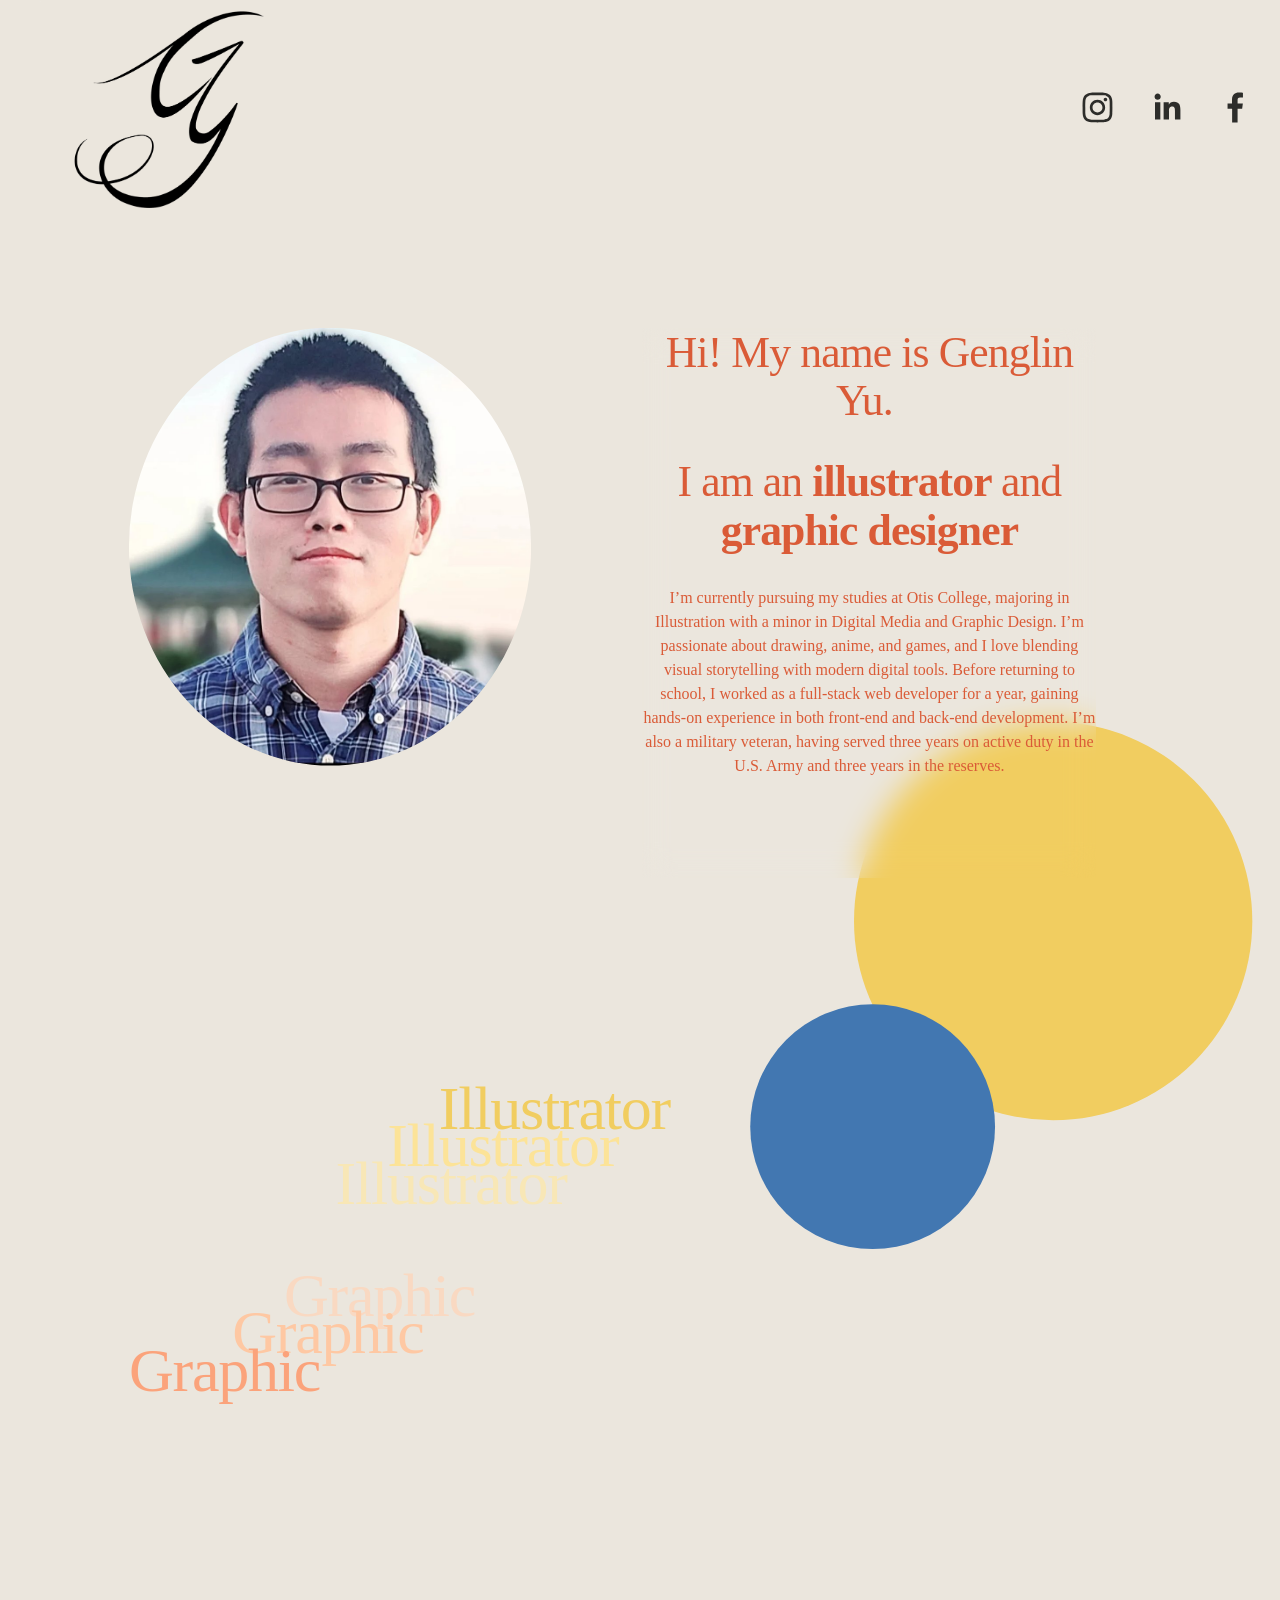
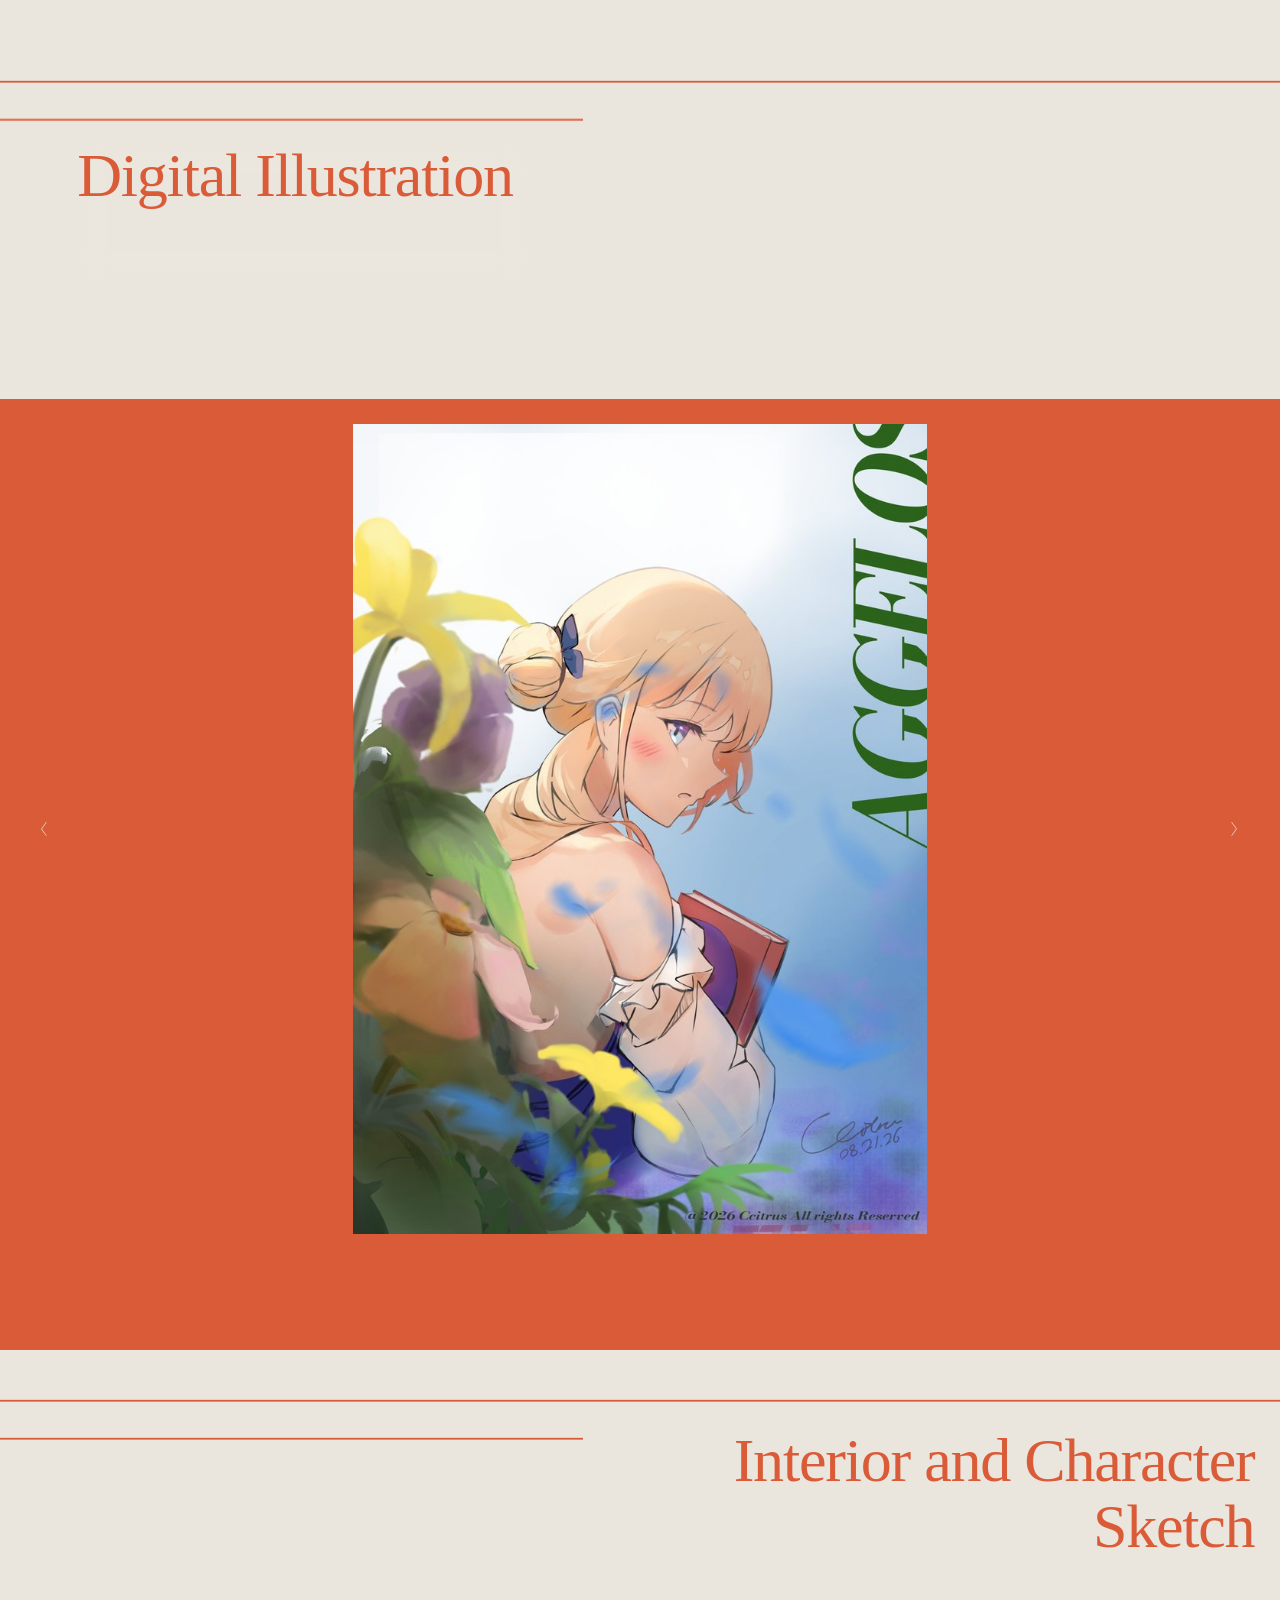
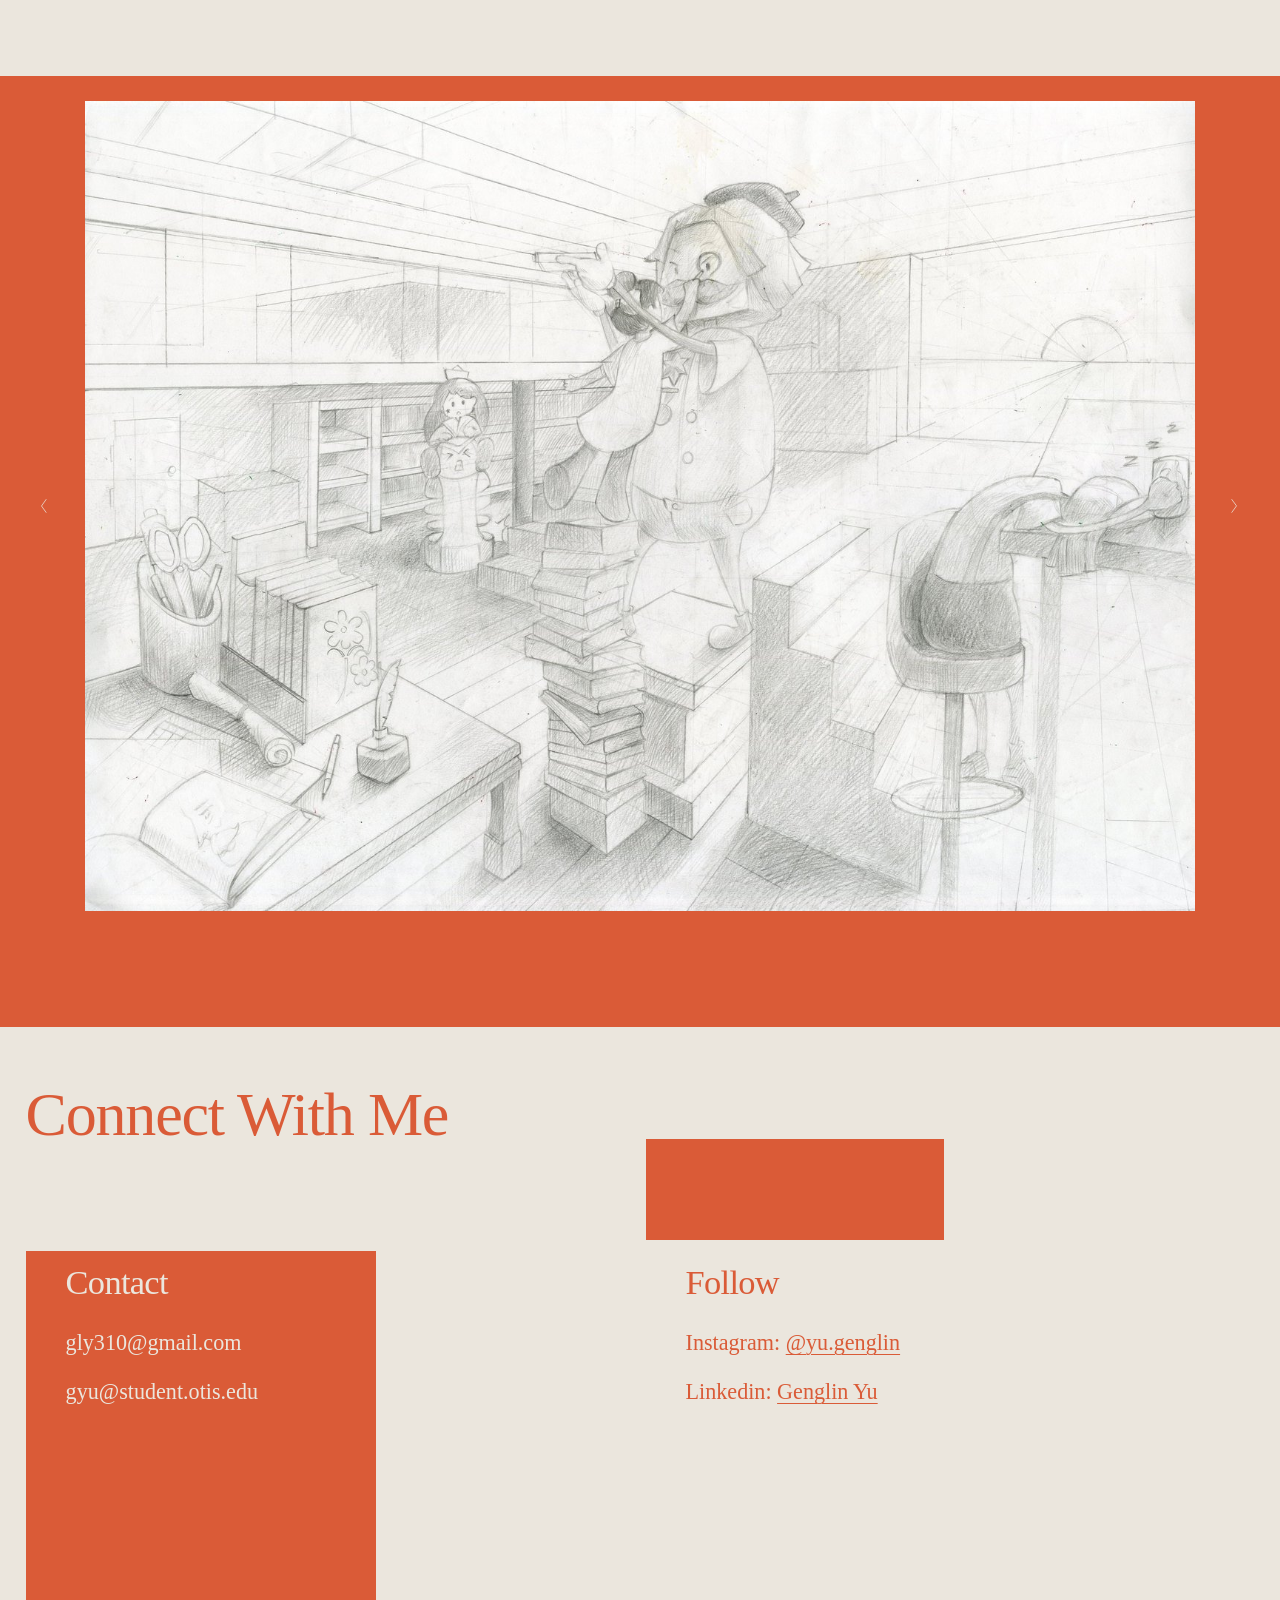
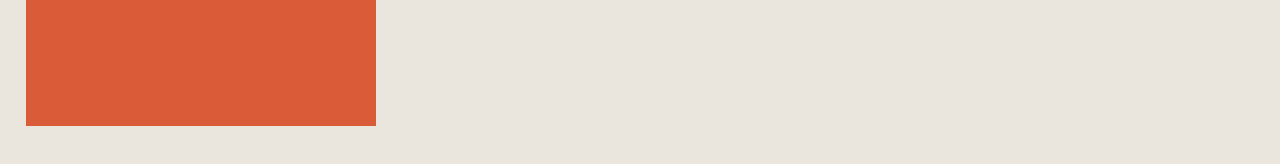
<file: www.genglinyu.com/index.html>
<!doctype html>
<html xmlns:og="http://opengraphprotocol.org/schema/" xmlns:fb="http://www.facebook.com/2008/fbml" lang="en-US"  >
  
<!-- Mirrored from https://www.genglinyu.com/ by HTTrack Website Copier/3.x [XR&CO], Tue, 20 Oct 2026 17:40:54 GMT -->
<!-- Added by HTTrack --><meta http-equiv="content-type" content="text/html;charset=utf-8" /><!-- /Added by HTTrack -->
<head>
    <meta http-equiv="X-UA-Compatible" content="IE=edge,chrome=1">
    <meta name="viewport" content="width=device-width, initial-scale=1">
    <!-- This is Squarespace. --><!-- shallot-mauve-hhrw -->
<base #href="">
<meta charset="utf-8" />
<title>Genglin Yu</title>
<meta http-equiv="Accept-CH" content="Sec-CH-UA-Platform-Version, Sec-CH-UA-Model" /><link rel="icon" type="image/x-icon" href="https://assets.squarespace.com/universal/default-favicon.ico"/>
<link rel="canonical" href="index.html"/>
<meta property="og:site_name" content="Genglin Yu"/>
<meta property="og:title" content="Genglin Yu"/>
<meta property="og:url" content="index.html"/>
<meta property="og:type" content="website"/>
<meta property="og:image" content="../images.squarespace-cdn.com/content/6ad6ea4859e481727b113c39/af7d0cb8-e46e-462e-b1eb-871ba18b206f/logotypeb789.png?format=1500w"/>
<meta property="og:image:width" content="1500"/>
<meta property="og:image:height" content="1159"/>
<meta itemprop="name" content="Genglin Yu"/>
<meta itemprop="url" content="index.html"/>
<meta itemprop="thumbnailUrl" content="../images.squarespace-cdn.com/content/6ad6ea4859e481727b113c39/af7d0cb8-e46e-462e-b1eb-871ba18b206f/logotypeb789.png?format=1500w"/>
<link rel="image_src" href="../images.squarespace-cdn.com/content/6ad6ea4859e481727b113c39/af7d0cb8-e46e-462e-b1eb-871ba18b206f/logotypeb789.png?format=1500w" />
<meta itemprop="image" content="../images.squarespace-cdn.com/content/6ad6ea4859e481727b113c39/af7d0cb8-e46e-462e-b1eb-871ba18b206f/logotypeb789.png?format=1500w"/>
<meta name="twitter:title" content="Genglin Yu"/>
<meta name="twitter:image" content="../images.squarespace-cdn.com/content/6ad6ea4859e481727b113c39/af7d0cb8-e46e-462e-b1eb-871ba18b206f/logotypeb789.png?format=1500w"/>
<meta name="twitter:url" content="index.html"/>
<meta name="twitter:card" content="summary"/>
<meta name="description" content="" />
<link rel="preconnect" href="https://images.squarespace-cdn.com/">
<link rel="preconnect" href="https://file.squarespace-cdn.com/" crossorigin>
<style data-sqsp-font-ids="6a3137d3494e3c6626e63abc,6a3139e4691a2d058d1a1be6">
/* latin */
@font-face {
  font-family: 'Manrope';
  font-style: normal;
  font-weight: 500;
  font-display: swap;
  src: url('https://file.squarespace-cdn.com/content/v2/namespaces/fonts/libraries/sqsp/assets/01320e30-4bf6-4eca-8ac6-768b9927c6a9/latin.woff2') format('woff2');
  unicode-range: U+0000-00FF, U+0131, U+0152-0153, U+02BB-02BC, U+02C6, U+02DA, U+02DC, U+0304, U+0308, U+0329, U+2000-206F, U+20AC, U+2122, U+2191, U+2193, U+2212, U+2215, U+FEFF, U+FFFD;
}
/* vietnamese */
@font-face {
  font-family: 'Manrope';
  font-style: normal;
  font-weight: 500;
  font-display: swap;
  src: url('https://file.squarespace-cdn.com/content/v2/namespaces/fonts/libraries/sqsp/assets/c240fcf3-5690-4097-9cd6-2295e481d559/vietnamese.woff2') format('woff2');
  unicode-range: U+0102-0103, U+0110-0111, U+0128-0129, U+0168-0169, U+01A0-01A1, U+01AF-01B0, U+0300-0301, U+0303-0304, U+0308-0309, U+0323, U+0329, U+1EA0-1EF9, U+20AB;
}
/* cyrillic-ext */
@font-face {
  font-family: 'Manrope';
  font-style: normal;
  font-weight: 500;
  font-display: swap;
  src: url('https://file.squarespace-cdn.com/content/v2/namespaces/fonts/libraries/sqsp/assets/09a2c607-fe28-425b-aa2d-9a7b64daff39/cyrillic-ext.woff2') format('woff2');
  unicode-range: U+0460-052F, U+1C80-1C8A, U+20B4, U+2DE0-2DFF, U+A640-A69F, U+FE2E-FE2F;
}
/* greek */
@font-face {
  font-family: 'Manrope';
  font-style: normal;
  font-weight: 500;
  font-display: swap;
  src: url('https://file.squarespace-cdn.com/content/v2/namespaces/fonts/libraries/sqsp/assets/58939b86-e6d5-481e-a361-5e62b8be01c1/greek.woff2') format('woff2');
  unicode-range: U+0370-0377, U+037A-037F, U+0384-038A, U+038C, U+038E-03A1, U+03A3-03FF;
}
/* cyrillic */
@font-face {
  font-family: 'Manrope';
  font-style: normal;
  font-weight: 500;
  font-display: swap;
  src: url('https://file.squarespace-cdn.com/content/v2/namespaces/fonts/libraries/sqsp/assets/494faa42-b773-4ba6-9b8d-9b37842713ca/cyrillic.woff2') format('woff2');
  unicode-range: U+0301, U+0400-045F, U+0490-0491, U+04B0-04B1, U+2116;
}
/* latin-ext */
@font-face {
  font-family: 'Manrope';
  font-style: normal;
  font-weight: 500;
  font-display: swap;
  src: url('https://file.squarespace-cdn.com/content/v2/namespaces/fonts/libraries/sqsp/assets/0d5f4812-4d7d-4576-9468-aaee1fd4be34/latin-ext.woff2') format('woff2');
  unicode-range: U+0100-02BA, U+02BD-02C5, U+02C7-02CC, U+02CE-02D7, U+02DD-02FF, U+0304, U+0308, U+0329, U+1D00-1DBF, U+1E00-1E9F, U+1EF2-1EFF, U+2020, U+20A0-20AB, U+20AD-20C0, U+2113, U+2C60-2C7F, U+A720-A7FF;
}
/* latin-ext */
@font-face {
  font-family: 'Poppins';
  font-style: italic;
  font-weight: 700;
  font-display: swap;
  src: url('https://file.squarespace-cdn.com/content/v2/namespaces/fonts/libraries/sqsp/assets/e5441b3f-475c-4dd0-815e-d1493a6eef24/latin-ext.woff2') format('woff2');
  unicode-range: U+0100-02BA, U+02BD-02C5, U+02C7-02CC, U+02CE-02D7, U+02DD-02FF, U+0304, U+0308, U+0329, U+1D00-1DBF, U+1E00-1E9F, U+1EF2-1EFF, U+2020, U+20A0-20AB, U+20AD-20C0, U+2113, U+2C60-2C7F, U+A720-A7FF;
}
/* devanagari */
@font-face {
  font-family: 'Poppins';
  font-style: italic;
  font-weight: 700;
  font-display: swap;
  src: url('https://file.squarespace-cdn.com/content/v2/namespaces/fonts/libraries/sqsp/assets/e364ec28-4783-442b-b46f-59d33a99dd2c/devanagari.woff2') format('woff2');
  unicode-range: U+0900-097F, U+1CD0-1CF9, U+200C-200D, U+20A8, U+20B9, U+20F0, U+25CC, U+A830-A839, U+A8E0-A8FF, U+11B00-11B09;
}
/* latin */
@font-face {
  font-family: 'Poppins';
  font-style: italic;
  font-weight: 700;
  font-display: swap;
  src: url('https://file.squarespace-cdn.com/content/v2/namespaces/fonts/libraries/sqsp/assets/67451c8f-d5ad-40d0-a48b-1e842ade5679/latin.woff2') format('woff2');
  unicode-range: U+0000-00FF, U+0131, U+0152-0153, U+02BB-02BC, U+02C6, U+02DA, U+02DC, U+0304, U+0308, U+0329, U+2000-206F, U+20AC, U+2122, U+2191, U+2193, U+2212, U+2215, U+FEFF, U+FFFD;
}
/* latin-ext */
@font-face {
  font-family: 'Poppins';
  font-style: italic;
  font-weight: 400;
  font-display: swap;
  src: url('https://file.squarespace-cdn.com/content/v2/namespaces/fonts/libraries/sqsp/assets/28866714-3a03-4fde-b82e-bcffd944752e/latin-ext.woff2') format('woff2');
  unicode-range: U+0100-02BA, U+02BD-02C5, U+02C7-02CC, U+02CE-02D7, U+02DD-02FF, U+0304, U+0308, U+0329, U+1D00-1DBF, U+1E00-1E9F, U+1EF2-1EFF, U+2020, U+20A0-20AB, U+20AD-20C0, U+2113, U+2C60-2C7F, U+A720-A7FF;
}
/* latin */
@font-face {
  font-family: 'Poppins';
  font-style: italic;
  font-weight: 400;
  font-display: swap;
  src: url('https://file.squarespace-cdn.com/content/v2/namespaces/fonts/libraries/sqsp/assets/ab6b1da4-72e3-4abf-a176-e7a8a24b53d1/latin.woff2') format('woff2');
  unicode-range: U+0000-00FF, U+0131, U+0152-0153, U+02BB-02BC, U+02C6, U+02DA, U+02DC, U+0304, U+0308, U+0329, U+2000-206F, U+20AC, U+2122, U+2191, U+2193, U+2212, U+2215, U+FEFF, U+FFFD;
}
/* devanagari */
@font-face {
  font-family: 'Poppins';
  font-style: italic;
  font-weight: 400;
  font-display: swap;
  src: url('https://file.squarespace-cdn.com/content/v2/namespaces/fonts/libraries/sqsp/assets/7d30df3b-ed0a-4cdd-824a-b3c7e5e49f0d/devanagari.woff2') format('woff2');
  unicode-range: U+0900-097F, U+1CD0-1CF9, U+200C-200D, U+20A8, U+20B9, U+20F0, U+25CC, U+A830-A839, U+A8E0-A8FF, U+11B00-11B09;
}
/* cyrillic-ext */
@font-face {
  font-family: 'Manrope';
  font-style: normal;
  font-weight: 700;
  font-display: swap;
  src: url('https://file.squarespace-cdn.com/content/v2/namespaces/fonts/libraries/sqsp/assets/1ea04a7d-9d50-40eb-8889-89e7a997c48b/cyrillic-ext.woff2') format('woff2');
  unicode-range: U+0460-052F, U+1C80-1C8A, U+20B4, U+2DE0-2DFF, U+A640-A69F, U+FE2E-FE2F;
}
/* greek */
@font-face {
  font-family: 'Manrope';
  font-style: normal;
  font-weight: 700;
  font-display: swap;
  src: url('https://file.squarespace-cdn.com/content/v2/namespaces/fonts/libraries/sqsp/assets/0f0515d8-7fda-4fb7-9750-d5d8ee499e38/greek.woff2') format('woff2');
  unicode-range: U+0370-0377, U+037A-037F, U+0384-038A, U+038C, U+038E-03A1, U+03A3-03FF;
}
/* cyrillic */
@font-face {
  font-family: 'Manrope';
  font-style: normal;
  font-weight: 700;
  font-display: swap;
  src: url('https://file.squarespace-cdn.com/content/v2/namespaces/fonts/libraries/sqsp/assets/66dde975-4bb9-47c1-8f6b-2220cf3bb06d/cyrillic.woff2') format('woff2');
  unicode-range: U+0301, U+0400-045F, U+0490-0491, U+04B0-04B1, U+2116;
}
/* latin */
@font-face {
  font-family: 'Manrope';
  font-style: normal;
  font-weight: 700;
  font-display: swap;
  src: url('https://file.squarespace-cdn.com/content/v2/namespaces/fonts/libraries/sqsp/assets/99dd7d2a-e2aa-4dc5-a25f-1bab59dfff1a/latin.woff2') format('woff2');
  unicode-range: U+0000-00FF, U+0131, U+0152-0153, U+02BB-02BC, U+02C6, U+02DA, U+02DC, U+0304, U+0308, U+0329, U+2000-206F, U+20AC, U+2122, U+2191, U+2193, U+2212, U+2215, U+FEFF, U+FFFD;
}
/* latin-ext */
@font-face {
  font-family: 'Manrope';
  font-style: normal;
  font-weight: 700;
  font-display: swap;
  src: url('https://file.squarespace-cdn.com/content/v2/namespaces/fonts/libraries/sqsp/assets/33d80dff-9844-4e8d-a1fc-63c9a3323a8c/latin-ext.woff2') format('woff2');
  unicode-range: U+0100-02BA, U+02BD-02C5, U+02C7-02CC, U+02CE-02D7, U+02DD-02FF, U+0304, U+0308, U+0329, U+1D00-1DBF, U+1E00-1E9F, U+1EF2-1EFF, U+2020, U+20A0-20AB, U+20AD-20C0, U+2113, U+2C60-2C7F, U+A720-A7FF;
}
/* vietnamese */
@font-face {
  font-family: 'Manrope';
  font-style: normal;
  font-weight: 700;
  font-display: swap;
  src: url('https://file.squarespace-cdn.com/content/v2/namespaces/fonts/libraries/sqsp/assets/51449cd1-6c79-4f03-94fc-5feecddf74ee/vietnamese.woff2') format('woff2');
  unicode-range: U+0102-0103, U+0110-0111, U+0128-0129, U+0168-0169, U+01A0-01A1, U+01AF-01B0, U+0300-0301, U+0303-0304, U+0308-0309, U+0323, U+0329, U+1EA0-1EF9, U+20AB;
}
/* latin-ext */
@font-face {
  font-family: 'Poppins';
  font-style: normal;
  font-weight: 400;
  font-display: swap;
  src: url('https://file.squarespace-cdn.com/content/v2/namespaces/fonts/libraries/sqsp/assets/d03c0883-8248-47bf-9fa3-437f8474b0b7/latin-ext.woff2') format('woff2');
  unicode-range: U+0100-02BA, U+02BD-02C5, U+02C7-02CC, U+02CE-02D7, U+02DD-02FF, U+0304, U+0308, U+0329, U+1D00-1DBF, U+1E00-1E9F, U+1EF2-1EFF, U+2020, U+20A0-20AB, U+20AD-20C0, U+2113, U+2C60-2C7F, U+A720-A7FF;
}
/* latin */
@font-face {
  font-family: 'Poppins';
  font-style: normal;
  font-weight: 400;
  font-display: swap;
  src: url('https://file.squarespace-cdn.com/content/v2/namespaces/fonts/libraries/sqsp/assets/da0c3c0d-458f-46e2-9c64-bac004d4e8c1/latin.woff2') format('woff2');
  unicode-range: U+0000-00FF, U+0131, U+0152-0153, U+02BB-02BC, U+02C6, U+02DA, U+02DC, U+0304, U+0308, U+0329, U+2000-206F, U+20AC, U+2122, U+2191, U+2193, U+2212, U+2215, U+FEFF, U+FFFD;
}
/* devanagari */
@font-face {
  font-family: 'Poppins';
  font-style: normal;
  font-weight: 400;
  font-display: swap;
  src: url('https://file.squarespace-cdn.com/content/v2/namespaces/fonts/libraries/sqsp/assets/7050a57e-968a-4317-a487-11e4374878d9/devanagari.woff2') format('woff2');
  unicode-range: U+0900-097F, U+1CD0-1CF9, U+200C-200D, U+20A8, U+20B9, U+20F0, U+25CC, U+A830-A839, U+A8E0-A8FF, U+11B00-11B09;
}
/* latin */
@font-face {
  font-family: 'Poppins';
  font-style: normal;
  font-weight: 700;
  font-display: swap;
  src: url('https://file.squarespace-cdn.com/content/v2/namespaces/fonts/libraries/sqsp/assets/95402d3d-cf4f-4ff3-b652-fa1bddbe79de/latin.woff2') format('woff2');
  unicode-range: U+0000-00FF, U+0131, U+0152-0153, U+02BB-02BC, U+02C6, U+02DA, U+02DC, U+0304, U+0308, U+0329, U+2000-206F, U+20AC, U+2122, U+2191, U+2193, U+2212, U+2215, U+FEFF, U+FFFD;
}
/* devanagari */
@font-face {
  font-family: 'Poppins';
  font-style: normal;
  font-weight: 700;
  font-display: swap;
  src: url('https://file.squarespace-cdn.com/content/v2/namespaces/fonts/libraries/sqsp/assets/31f2dfaf-de1e-40ab-ac18-8641e6ac98d0/devanagari.woff2') format('woff2');
  unicode-range: U+0900-097F, U+1CD0-1CF9, U+200C-200D, U+20A8, U+20B9, U+20F0, U+25CC, U+A830-A839, U+A8E0-A8FF, U+11B00-11B09;
}
/* latin-ext */
@font-face {
  font-family: 'Poppins';
  font-style: normal;
  font-weight: 700;
  font-display: swap;
  src: url('https://file.squarespace-cdn.com/content/v2/namespaces/fonts/libraries/sqsp/assets/ab5cf469-e78c-4791-92a2-a2e360e24c1d/latin-ext.woff2') format('woff2');
  unicode-range: U+0100-02BA, U+02BD-02C5, U+02C7-02CC, U+02CE-02D7, U+02DD-02FF, U+0304, U+0308, U+0329, U+1D00-1DBF, U+1E00-1E9F, U+1EF2-1EFF, U+2020, U+20A0-20AB, U+20AD-20C0, U+2113, U+2C60-2C7F, U+A720-A7FF;
}
</style><script type="text/javascript" crossorigin="anonymous" defer="true" src="../assets.squarespace.com/%40sqs/polyfiller/1.7.7/modern.js"></script>
<script data-name="static-context">Static = window.Static || {}; Static.SQUARESPACE_CONTEXT = {"betaFeatureFlags":["marketing_automations","campaigns_new_image_layout_picker","i18n_beta_website_locales","campaigns_import_discounts","commerce_product_payment_plan_editing","contacts_and_campaigns_redesign","cdk_website_components_video_lazy_loading_enabled","nested_categories","new_stacked_index","override_block_styles","output_template_css_assets","enable_form_submission_trigger","member_areas_feature","cdk_website_components_video_container_styles_enabled","supports_versioned_template_assets","marketing_landing_page","in-product-messaging-banners-oct-5","scripts_defer","campaigns_discount_section_in_automations","campaigns_table_v2","campaigns_thumbnail_layout","website_styles_ui_enabled","sms-campaigns","campaigns_merch_state","campaigns_discount_section_in_blasts"],"facebookAppId":"314192535267336","facebookApiVersion":"v6.0","rollups":{"squarespace-announcement-bar":{"js":"//assets.squarespace.com/universal/scripts-compressed/announcement-bar-898b8c17afd4afbb-min.en-US.js"},"squarespace-audio-player":{"css":"//assets.squarespace.com/universal/styles-compressed/audio-player-b05f5197a871c566-min.en-US.css","js":"//assets.squarespace.com/universal/scripts-compressed/audio-player-73ddba22b0661fd1-min.en-US.js"},"squarespace-blog-collection-list":{"css":"//assets.squarespace.com/universal/styles-compressed/blog-collection-list-b4046463b72f34e2-min.en-US.css","js":"//assets.squarespace.com/universal/scripts-compressed/blog-collection-list-8689c953a903f5de-min.en-US.js"},"squarespace-calendar-block-renderer":{"css":"//assets.squarespace.com/universal/styles-compressed/calendar-block-renderer-c3fef2a497c8e56b-min.en-US.css","js":"//assets.squarespace.com/universal/scripts-compressed/calendar-block-renderer-2fb818abddf23df3-min.en-US.js"},"squarespace-chartjs-helpers":{"css":"//assets.squarespace.com/universal/styles-compressed/chartjs-helpers-96b256171ee039c1-min.en-US.css","js":"//assets.squarespace.com/universal/scripts-compressed/chartjs-helpers-a779e7b7ff94d821-min.en-US.js"},"squarespace-comments":{"css":"//assets.squarespace.com/universal/styles-compressed/comments-99b7af1d92eba1a5-min.en-US.css","js":"//assets.squarespace.com/universal/scripts-compressed/comments-b1b7d3049eb4f8d6-min.en-US.js"},"squarespace-custom-css-popup":{"css":"//assets.squarespace.com/universal/styles-compressed/custom-css-popup-29518faed5760b2b-min.en-US.css","js":"//assets.squarespace.com/universal/scripts-compressed/custom-css-popup-1d14e90d6750bb77-min.en-US.js"},"squarespace-dialog":{"css":"//assets.squarespace.com/universal/styles-compressed/dialog-86aacd645d83874c-min.en-US.css","js":"//assets.squarespace.com/universal/scripts-compressed/dialog-b31c1c55e0249791-min.en-US.js"},"squarespace-events-collection":{"css":"//assets.squarespace.com/universal/styles-compressed/events-collection-c3fef2a497c8e56b-min.en-US.css","js":"//assets.squarespace.com/universal/scripts-compressed/events-collection-00907994c917410f-min.en-US.js"},"squarespace-form-rendering-utils":{"js":"//assets.squarespace.com/universal/scripts-compressed/form-rendering-utils-6843762aaa3ddb9f-min.en-US.js"},"squarespace-forms":{"css":"//assets.squarespace.com/universal/styles-compressed/forms-0afd3c6ac30bbab1-min.en-US.css","js":"//assets.squarespace.com/universal/scripts-compressed/forms-7971d402b5a662e8-min.en-US.js"},"squarespace-gallery-collection-list":{"css":"//assets.squarespace.com/universal/styles-compressed/gallery-collection-list-b4046463b72f34e2-min.en-US.css","js":"//assets.squarespace.com/universal/scripts-compressed/gallery-collection-list-369b0edd6651fda7-min.en-US.js"},"squarespace-image-zoom":{"css":"//assets.squarespace.com/universal/styles-compressed/image-zoom-b4046463b72f34e2-min.en-US.css","js":"//assets.squarespace.com/universal/scripts-compressed/image-zoom-bdebeb9b15addadb-min.en-US.js"},"squarespace-pinterest":{"css":"//assets.squarespace.com/universal/styles-compressed/pinterest-b4046463b72f34e2-min.en-US.css","js":"//assets.squarespace.com/universal/scripts-compressed/pinterest-ad9e808acf9928e5-min.en-US.js"},"squarespace-popup-overlay":{"css":"//assets.squarespace.com/universal/styles-compressed/popup-overlay-b742b752f5880972-min.en-US.css","js":"//assets.squarespace.com/universal/scripts-compressed/popup-overlay-c73119c1ab97b69b-min.en-US.js"},"squarespace-product-quick-view":{"css":"//assets.squarespace.com/universal/styles-compressed/product-quick-view-0afd3c6ac30bbab1-min.en-US.css","js":"//assets.squarespace.com/universal/scripts-compressed/product-quick-view-40df551ac70b8e40-min.en-US.js"},"squarespace-products-collection-item-v2":{"css":"//assets.squarespace.com/universal/styles-compressed/products-collection-item-v2-b4046463b72f34e2-min.en-US.css","js":"//assets.squarespace.com/universal/scripts-compressed/products-collection-item-v2-52c023b153bead6f-min.en-US.js"},"squarespace-products-collection-list-v2":{"css":"//assets.squarespace.com/universal/styles-compressed/products-collection-list-v2-b4046463b72f34e2-min.en-US.css","js":"//assets.squarespace.com/universal/scripts-compressed/products-collection-list-v2-427e2a7b50430844-min.en-US.js"},"squarespace-search-page":{"css":"//assets.squarespace.com/universal/styles-compressed/search-page-90a67fc09b9b32c6-min.en-US.css","js":"//assets.squarespace.com/universal/scripts-compressed/search-page-e820483d5402ce90-min.en-US.js"},"squarespace-search-preview":{"js":"//assets.squarespace.com/universal/scripts-compressed/search-preview-ad9cdf3a1656a47e-min.en-US.js"},"squarespace-simple-liking":{"css":"//assets.squarespace.com/universal/styles-compressed/simple-liking-701bf8bbc05ec6aa-min.en-US.css","js":"//assets.squarespace.com/universal/scripts-compressed/simple-liking-a4003186f37d1d8b-min.en-US.js"},"squarespace-social-buttons":{"css":"//assets.squarespace.com/universal/styles-compressed/social-buttons-95032e5fa98e47a5-min.en-US.css","js":"//assets.squarespace.com/universal/scripts-compressed/social-buttons-9d4887ee6ac038a3-min.en-US.js"},"squarespace-tourdates":{"css":"//assets.squarespace.com/universal/styles-compressed/tourdates-b4046463b72f34e2-min.en-US.css","js":"//assets.squarespace.com/universal/scripts-compressed/tourdates-06ca1b33f45f61b8-min.en-US.js"},"squarespace-website-overlays-manager":{"css":"//assets.squarespace.com/universal/styles-compressed/website-overlays-manager-07ea5a4e004e6710-min.en-US.css","js":"//assets.squarespace.com/universal/scripts-compressed/website-overlays-manager-d33283eabcedc863-min.en-US.js"}},"pageType":2,"website":{"id":"6ad6ea4859e481727b113c39","captchaSettings":{"enabledForDonations":false},"cloneable":false,"contentModifiedOn":1792479339878,"formattingLocale":"en-US","fullSiteTitle":"Genglin Yu","identifier":"shallot-mauve-hhrw","imageMetadataProcessingEnabled":false,"isHstsEnabled":true,"language":"en-US","logoImageId":"6ad6fc698dce79760ce8bc8b","primaryDomain":"www.genglinyu.com","screenshotId":"e1f9d27a84a90d9e37f0272b901ca846a615b1f08771e84d5b3e0f45cf43f303","shareButtonOptions":{"8":true,"2":true,"7":true,"4":true,"1":true,"6":true,"3":true},"showOwnerLogin":false,"siteDescription":"","siteStatus":{},"siteTitle":"Genglin Yu","sslSetting":3,"timeZone":"America/Los_Angeles","translationLocale":"en-US","typekitId":"","websiteType":4,"statsMigrated":false,"authenticUrl":"https://www.genglinyu.com","baseUrl":"https://www.genglinyu.com","internalUrl":"https://shallot-mauve-hhrw.squarespace.com","logoImageUrl":"//images.squarespace-cdn.com/content/v1/6ad6ea4859e481727b113c39/af7d0cb8-e46e-462e-b1eb-871ba18b206f/logotype.png","machineTimeZoneOffset":-25200000,"socialAccounts":[{"serviceId":64,"screenname":"Instagram","addedOn":1792479364578,"profileUrl":"https://www.instagram.com/yu.genglin/","iconEnabled":true,"serviceName":"instagram-unauth"},{"serviceId":65,"screenname":"LinkedIn","addedOn":1792479364574,"profileUrl":"http://twitter.com/squarespacehttps://www.linkedin.com/in/genglin-yu/?isSelfProfile=true","iconEnabled":true,"serviceName":"linkedin-unauth"},{"serviceId":60,"screenname":"Facebook","addedOn":1792479364575,"profileUrl":"https://www.facebook.com/profile.php?id=100009310393967","iconEnabled":true,"serviceName":"facebook-unauth"}],"timeZoneAbbr":"PDT","timeZoneOffset":-25200000},"websiteSettings":{"id":"6ad6ea4959e481727b113c56","websiteId":"6ad6ea4859e481727b113c39","subjects":[],"country":"US","state":"CA","simpleLikingEnabled":true,"popupOverlaySettings":{"style":1,"enabledPages":[]},"commentLikesAllowed":true,"commentAnonAllowed":true,"commentThreaded":true,"commentApprovalRequired":false,"commentAvatarsOn":true,"commentSortType":2,"commentFlagThreshold":0,"commentFlagsAllowed":true,"commentEnableByDefault":true,"commentDisableAfterDaysDefault":0,"disqusShortname":"","commentsEnabled":false,"storeSettings":{"returnPolicy":null,"termsOfService":null,"privacyPolicy":null,"expressCheckout":false,"continueShoppingLinkUrl":"/","useLightCart":false,"showNoteField":false,"shippingCountryDefaultValue":"US","billToShippingDefaultValue":false,"showShippingPhoneNumber":true,"isShippingPhoneRequired":false,"showBillingPhoneNumber":true,"isBillingPhoneRequired":false,"currenciesSupported":["USD","CAD","GBP","AUD","EUR","CHF","NOK","SEK","DKK","NZD","SGD","MXN","HKD","CZK","ILS","MYR","RUB","PHP","PLN","THB","BRL","ARS","COP","IDR","INR","JPY","ZAR","KRW"],"defaultCurrency":"USD","selectedCurrency":"USD","multicurrencyEnabled":true,"measurementStandard":1,"showCustomCheckoutForm":false,"checkoutPageMarketingOptInEnabled":true,"enableMailingListOptInByDefault":false,"sameAsRetailLocation":false,"merchandisingSettings":{"scarcityEnabledOnProductItems":false,"scarcityEnabledOnProductBlocks":false,"scarcityMessageType":"DEFAULT_SCARCITY_MESSAGE","scarcityThreshold":10,"multipleQuantityAllowedForServices":true,"restockNotificationsEnabled":false,"restockNotificationsMailingListSignUpEnabled":false,"relatedProductsEnabled":false,"relatedProductsOrdering":"random","soldOutVariantsDropdownDisabled":false,"productComposerOptedIn":false,"productComposerABTestOptedOut":false,"productReviewsEnabled":false},"minimumOrderSubtotalEnabled":false,"minimumOrderSubtotal":{"currency":"USD","value":"0.00"},"addToCartConfirmationType":2,"isLive":false,"multipleQuantityAllowedForServices":true},"useEscapeKeyToLogin":false,"ssBadgeType":1,"ssBadgePosition":4,"ssBadgeVisibility":1,"ssBadgeDevices":1,"pinterestOverlayOptions":{"mode":"disabled"},"userAccountsSettings":{"loginAllowed":true,"signupAllowed":true}},"cookieSettings":{"isCookieBannerEnabled":false,"isRestrictiveCookiePolicyEnabled":false,"cookieBannerText":"","cookieBannerTheme":"","cookieBannerVariant":"","cookieBannerPosition":"","cookieBannerCtaVariant":"","cookieBannerCtaText":"","cookieBannerAcceptType":"OPT_IN","cookieBannerOptOutCtaText":"","cookieBannerHasOptOut":false,"cookieBannerHasManageCookies":true,"cookieBannerManageCookiesLabel":"","cookieBannerSavedPreferencesText":"","cookieBannerSavedPreferencesLayout":"PILL"},"websiteCloneable":false,"collection":{"title":"Home","id":"6ad6ea4959e481727b113c84","fullUrl":"/","type":10,"permissionType":1},"subscribed":false,"appDomain":"squarespace.com","templateTweakable":true,"tweakJSON":{"form-use-theme-colors":"true","header-logo-height":"213px","header-mobile-logo-max-height":"96px","header-vert-padding":"0.1vw","header-width":"Inset","maxPageWidth":"2000px","mobile-header-vert-padding":"6vw","pagePadding":"2vw","tweak-blog-alternating-side-by-side-image-aspect-ratio":"1:1 Square","tweak-blog-alternating-side-by-side-image-spacing":"6%","tweak-blog-alternating-side-by-side-meta-spacing":"20px","tweak-blog-alternating-side-by-side-primary-meta":"Categories","tweak-blog-alternating-side-by-side-read-more-spacing":"20px","tweak-blog-alternating-side-by-side-secondary-meta":"Date","tweak-blog-basic-grid-columns":"2","tweak-blog-basic-grid-image-aspect-ratio":"3:2 Standard","tweak-blog-basic-grid-image-spacing":"20px","tweak-blog-basic-grid-meta-spacing":"10px","tweak-blog-basic-grid-primary-meta":"Date","tweak-blog-basic-grid-read-more-spacing":"20px","tweak-blog-basic-grid-secondary-meta":"Categories","tweak-blog-item-custom-width":"75","tweak-blog-item-show-author-profile":"false","tweak-blog-item-width":"Medium","tweak-blog-masonry-columns":"2","tweak-blog-masonry-horizontal-spacing":"30px","tweak-blog-masonry-image-spacing":"20px","tweak-blog-masonry-meta-spacing":"20px","tweak-blog-masonry-primary-meta":"Categories","tweak-blog-masonry-read-more-spacing":"20px","tweak-blog-masonry-secondary-meta":"Date","tweak-blog-masonry-vertical-spacing":"30px","tweak-blog-side-by-side-image-aspect-ratio":"1:1 Square","tweak-blog-side-by-side-image-spacing":"6%","tweak-blog-side-by-side-meta-spacing":"20px","tweak-blog-side-by-side-primary-meta":"Categories","tweak-blog-side-by-side-read-more-spacing":"20px","tweak-blog-side-by-side-secondary-meta":"Date","tweak-blog-single-column-image-spacing":"50px","tweak-blog-single-column-meta-spacing":"0px","tweak-blog-single-column-primary-meta":"Date","tweak-blog-single-column-read-more-spacing":"0px","tweak-blog-single-column-secondary-meta":"Categories","tweak-events-stacked-show-thumbnails":"true","tweak-events-stacked-thumbnail-size":"3:2 Standard","tweak-fixed-header":"false","tweak-fixed-header-style":"Basic","tweak-global-animations-animation-curve":"ease","tweak-global-animations-animation-delay":"0.1s","tweak-global-animations-animation-duration":"0.1s","tweak-global-animations-animation-style":"fade","tweak-global-animations-animation-type":"none","tweak-global-animations-complexity-level":"detailed","tweak-global-animations-enabled":"false","tweak-portfolio-grid-basic-custom-height":"50","tweak-portfolio-grid-overlay-custom-height":"50","tweak-portfolio-hover-follow-acceleration":"10%","tweak-portfolio-hover-follow-animation-duration":"Fast","tweak-portfolio-hover-follow-animation-type":"Fade","tweak-portfolio-hover-follow-delimiter":"Bullet","tweak-portfolio-hover-follow-front":"false","tweak-portfolio-hover-follow-layout":"Inline","tweak-portfolio-hover-follow-size":"50","tweak-portfolio-hover-follow-text-spacing-x":"1.5","tweak-portfolio-hover-follow-text-spacing-y":"1.5","tweak-portfolio-hover-static-animation-duration":"Fast","tweak-portfolio-hover-static-animation-type":"Fade","tweak-portfolio-hover-static-delimiter":"Hyphen","tweak-portfolio-hover-static-front":"true","tweak-portfolio-hover-static-layout":"Inline","tweak-portfolio-hover-static-size":"50","tweak-portfolio-hover-static-text-spacing-x":"1.5","tweak-portfolio-hover-static-text-spacing-y":"1.5","tweak-portfolio-index-background-animation-duration":"Medium","tweak-portfolio-index-background-animation-type":"Fade","tweak-portfolio-index-background-custom-height":"50","tweak-portfolio-index-background-delimiter":"None","tweak-portfolio-index-background-height":"Large","tweak-portfolio-index-background-horizontal-alignment":"Center","tweak-portfolio-index-background-link-format":"Stacked","tweak-portfolio-index-background-persist":"false","tweak-portfolio-index-background-vertical-alignment":"Middle","tweak-portfolio-index-background-width":"Full","tweak-transparent-header":"false"},"websiteStyles":{"spacing":{"maxPageWidth":"2000px","pagePadding":"2vw"},"animations":{"tweak-global-animations-enabled":"false","tweak-global-animations-animation-type":"none","tweak-global-animations-animation-curve":"ease","tweak-global-animations-animation-duration":"0.1s","tweak-global-animations-animation-delay":"0.1s"}},"templateId":"5c5a519771c10ba3470d8101","templateVersion":"7.1","pageFeatures":[1,2,4],"gmRenderKey":"QUl6YVN5Q0JUUk9xNkx1dkZfSUUxcjQ2LVQ0QWVUU1YtMGQ3bXk4","templateScriptsRootUrl":"https://static1.squarespace.com/static/vta/5c5a519771c10ba3470d8101/scripts/","impersonatedSession":false,"tzData":{"zones":[[-480,"US","P%sT",null]],"rules":{"US":[[1967,2006,null,"Oct","lastSun","2:00","0","S"],[1987,2006,null,"Apr","Sun>=1","2:00","1:00","D"],[2007,"max",null,"Mar","Sun>=8","2:00","1:00","D"],[2007,"max",null,"Nov","Sun>=1","2:00","0","S"]]}},"showAnnouncementBar":false,"recaptchaEnterpriseContext":{"recaptchaEnterpriseSiteKey":"6LdDFQwjAAAAAPigEvvPgEVbb7QBm-TkVJdDTlAv"},"i18nContext":{"timeZoneData":{"id":"America/Los_Angeles","name":"Pacific Time"}},"env":"PRODUCTION","visitorFormContext":{"formFieldFormats":{"initialPhoneFormat":{"id":0,"type":"PHONE_NUMBER","country":"US","labelLocale":"en-US","fields":[{"type":"SEPARATOR","label":"(","identifier":"LeftParen","length":0,"required":false,"metadata":{}},{"type":"FIELD","label":"1","identifier":"1","length":3,"required":false,"metadata":{}},{"type":"SEPARATOR","label":")","identifier":"RightParen","length":0,"required":false,"metadata":{}},{"type":"SEPARATOR","label":" ","identifier":"Space","length":0,"required":false,"metadata":{}},{"type":"FIELD","label":"2","identifier":"2","length":3,"required":false,"metadata":{}},{"type":"SEPARATOR","label":"-","identifier":"Dash","length":0,"required":false,"metadata":{}},{"type":"FIELD","label":"3","identifier":"3","length":14,"required":false,"metadata":{}}]},"initialNameOrder":"GIVEN_FIRST","initialAddressFormat":{"id":0,"type":"ADDRESS","country":"US","labelLocale":"en","fields":[{"type":"FIELD","label":"Address Line 1","identifier":"Line1","length":0,"required":true,"metadata":{"autocomplete":"address-line1"}},{"type":"SEPARATOR","label":"\n","identifier":"Newline","length":0,"required":false,"metadata":{}},{"type":"FIELD","label":"Address Line 2","identifier":"Line2","length":0,"required":false,"metadata":{"autocomplete":"address-line2"}},{"type":"SEPARATOR","label":"\n","identifier":"Newline","length":0,"required":false,"metadata":{}},{"type":"FIELD","label":"City","identifier":"City","length":0,"required":true,"metadata":{"autocomplete":"address-level2"}},{"type":"SEPARATOR","label":",","identifier":"Comma","length":0,"required":false,"metadata":{}},{"type":"SEPARATOR","label":" ","identifier":"Space","length":0,"required":false,"metadata":{}},{"type":"FIELD","label":"State","identifier":"State","length":0,"required":true,"metadata":{"autocomplete":"address-level1"}},{"type":"SEPARATOR","label":" ","identifier":"Space","length":0,"required":false,"metadata":{}},{"type":"FIELD","label":"ZIP Code","identifier":"Zip","length":0,"required":true,"metadata":{"autocomplete":"postal-code"}}]},"countries":[{"name":"Afghanistan","code":"AF","phoneCode":"+93"},{"name":"\u00C5land Islands","code":"AX","phoneCode":"+358"},{"name":"Albania","code":"AL","phoneCode":"+355"},{"name":"Algeria","code":"DZ","phoneCode":"+213"},{"name":"American Samoa","code":"AS","phoneCode":"+1"},{"name":"Andorra","code":"AD","phoneCode":"+376"},{"name":"Angola","code":"AO","phoneCode":"+244"},{"name":"Anguilla","code":"AI","phoneCode":"+1"},{"name":"Antigua & Barbuda","code":"AG","phoneCode":"+1"},{"name":"Argentina","code":"AR","phoneCode":"+54"},{"name":"Armenia","code":"AM","phoneCode":"+374"},{"name":"Aruba","code":"AW","phoneCode":"+297"},{"name":"Ascension Island","code":"AC","phoneCode":"+247"},{"name":"Australia","code":"AU","phoneCode":"+61"},{"name":"Austria","code":"AT","phoneCode":"+43"},{"name":"Azerbaijan","code":"AZ","phoneCode":"+994"},{"name":"Bahamas","code":"BS","phoneCode":"+1"},{"name":"Bahrain","code":"BH","phoneCode":"+973"},{"name":"Bangladesh","code":"BD","phoneCode":"+880"},{"name":"Barbados","code":"BB","phoneCode":"+1"},{"name":"Belarus","code":"BY","phoneCode":"+375"},{"name":"Belgium","code":"BE","phoneCode":"+32"},{"name":"Belize","code":"BZ","phoneCode":"+501"},{"name":"Benin","code":"BJ","phoneCode":"+229"},{"name":"Bermuda","code":"BM","phoneCode":"+1"},{"name":"Bhutan","code":"BT","phoneCode":"+975"},{"name":"Bolivia","code":"BO","phoneCode":"+591"},{"name":"Bosnia & Herzegovina","code":"BA","phoneCode":"+387"},{"name":"Botswana","code":"BW","phoneCode":"+267"},{"name":"Brazil","code":"BR","phoneCode":"+55"},{"name":"British Indian Ocean Territory","code":"IO","phoneCode":"+246"},{"name":"British Virgin Islands","code":"VG","phoneCode":"+1"},{"name":"Brunei","code":"BN","phoneCode":"+673"},{"name":"Bulgaria","code":"BG","phoneCode":"+359"},{"name":"Burkina Faso","code":"BF","phoneCode":"+226"},{"name":"Burundi","code":"BI","phoneCode":"+257"},{"name":"Cambodia","code":"KH","phoneCode":"+855"},{"name":"Cameroon","code":"CM","phoneCode":"+237"},{"name":"Canada","code":"CA","phoneCode":"+1"},{"name":"Cape Verde","code":"CV","phoneCode":"+238"},{"name":"Caribbean Netherlands","code":"BQ","phoneCode":"+599"},{"name":"Cayman Islands","code":"KY","phoneCode":"+1"},{"name":"Central African Republic","code":"CF","phoneCode":"+236"},{"name":"Chad","code":"TD","phoneCode":"+235"},{"name":"Chile","code":"CL","phoneCode":"+56"},{"name":"China","code":"CN","phoneCode":"+86"},{"name":"Christmas Island","code":"CX","phoneCode":"+61"},{"name":"Cocos (Keeling) Islands","code":"CC","phoneCode":"+61"},{"name":"Colombia","code":"CO","phoneCode":"+57"},{"name":"Comoros","code":"KM","phoneCode":"+269"},{"name":"Congo - Brazzaville","code":"CG","phoneCode":"+242"},{"name":"Congo - Kinshasa","code":"CD","phoneCode":"+243"},{"name":"Cook Islands","code":"CK","phoneCode":"+682"},{"name":"Costa Rica","code":"CR","phoneCode":"+506"},{"name":"C\u00F4te d\u2019Ivoire","code":"CI","phoneCode":"+225"},{"name":"Croatia","code":"HR","phoneCode":"+385"},{"name":"Cuba","code":"CU","phoneCode":"+53"},{"name":"Cura\u00E7ao","code":"CW","phoneCode":"+599"},{"name":"Cyprus","code":"CY","phoneCode":"+357"},{"name":"Czechia","code":"CZ","phoneCode":"+420"},{"name":"Denmark","code":"DK","phoneCode":"+45"},{"name":"Djibouti","code":"DJ","phoneCode":"+253"},{"name":"Dominica","code":"DM","phoneCode":"+1"},{"name":"Dominican Republic","code":"DO","phoneCode":"+1"},{"name":"Ecuador","code":"EC","phoneCode":"+593"},{"name":"Egypt","code":"EG","phoneCode":"+20"},{"name":"El Salvador","code":"SV","phoneCode":"+503"},{"name":"Equatorial Guinea","code":"GQ","phoneCode":"+240"},{"name":"Eritrea","code":"ER","phoneCode":"+291"},{"name":"Estonia","code":"EE","phoneCode":"+372"},{"name":"Eswatini","code":"SZ","phoneCode":"+268"},{"name":"Ethiopia","code":"ET","phoneCode":"+251"},{"name":"Falkland Islands","code":"FK","phoneCode":"+500"},{"name":"Faroe Islands","code":"FO","phoneCode":"+298"},{"name":"Fiji","code":"FJ","phoneCode":"+679"},{"name":"Finland","code":"FI","phoneCode":"+358"},{"name":"France","code":"FR","phoneCode":"+33"},{"name":"French Guiana","code":"GF","phoneCode":"+594"},{"name":"French Polynesia","code":"PF","phoneCode":"+689"},{"name":"Gabon","code":"GA","phoneCode":"+241"},{"name":"Gambia","code":"GM","phoneCode":"+220"},{"name":"Georgia","code":"GE","phoneCode":"+995"},{"name":"Germany","code":"DE","phoneCode":"+49"},{"name":"Ghana","code":"GH","phoneCode":"+233"},{"name":"Gibraltar","code":"GI","phoneCode":"+350"},{"name":"Greece","code":"GR","phoneCode":"+30"},{"name":"Greenland","code":"GL","phoneCode":"+299"},{"name":"Grenada","code":"GD","phoneCode":"+1"},{"name":"Guadeloupe","code":"GP","phoneCode":"+590"},{"name":"Guam","code":"GU","phoneCode":"+1"},{"name":"Guatemala","code":"GT","phoneCode":"+502"},{"name":"Guernsey","code":"GG","phoneCode":"+44"},{"name":"Guinea","code":"GN","phoneCode":"+224"},{"name":"Guinea-Bissau","code":"GW","phoneCode":"+245"},{"name":"Guyana","code":"GY","phoneCode":"+592"},{"name":"Haiti","code":"HT","phoneCode":"+509"},{"name":"Honduras","code":"HN","phoneCode":"+504"},{"name":"Hong Kong SAR China","code":"HK","phoneCode":"+852"},{"name":"Hungary","code":"HU","phoneCode":"+36"},{"name":"Iceland","code":"IS","phoneCode":"+354"},{"name":"India","code":"IN","phoneCode":"+91"},{"name":"Indonesia","code":"ID","phoneCode":"+62"},{"name":"Iran","code":"IR","phoneCode":"+98"},{"name":"Iraq","code":"IQ","phoneCode":"+964"},{"name":"Ireland","code":"IE","phoneCode":"+353"},{"name":"Isle of Man","code":"IM","phoneCode":"+44"},{"name":"Israel","code":"IL","phoneCode":"+972"},{"name":"Italy","code":"IT","phoneCode":"+39"},{"name":"Jamaica","code":"JM","phoneCode":"+1"},{"name":"Japan","code":"JP","phoneCode":"+81"},{"name":"Jersey","code":"JE","phoneCode":"+44"},{"name":"Jordan","code":"JO","phoneCode":"+962"},{"name":"Kazakhstan","code":"KZ","phoneCode":"+7"},{"name":"Kenya","code":"KE","phoneCode":"+254"},{"name":"Kiribati","code":"KI","phoneCode":"+686"},{"name":"Kosovo","code":"XK","phoneCode":"+383"},{"name":"Kuwait","code":"KW","phoneCode":"+965"},{"name":"Kyrgyzstan","code":"KG","phoneCode":"+996"},{"name":"Laos","code":"LA","phoneCode":"+856"},{"name":"Latvia","code":"LV","phoneCode":"+371"},{"name":"Lebanon","code":"LB","phoneCode":"+961"},{"name":"Lesotho","code":"LS","phoneCode":"+266"},{"name":"Liberia","code":"LR","phoneCode":"+231"},{"name":"Libya","code":"LY","phoneCode":"+218"},{"name":"Liechtenstein","code":"LI","phoneCode":"+423"},{"name":"Lithuania","code":"LT","phoneCode":"+370"},{"name":"Luxembourg","code":"LU","phoneCode":"+352"},{"name":"Macao SAR China","code":"MO","phoneCode":"+853"},{"name":"Madagascar","code":"MG","phoneCode":"+261"},{"name":"Malawi","code":"MW","phoneCode":"+265"},{"name":"Malaysia","code":"MY","phoneCode":"+60"},{"name":"Maldives","code":"MV","phoneCode":"+960"},{"name":"Mali","code":"ML","phoneCode":"+223"},{"name":"Malta","code":"MT","phoneCode":"+356"},{"name":"Marshall Islands","code":"MH","phoneCode":"+692"},{"name":"Martinique","code":"MQ","phoneCode":"+596"},{"name":"Mauritania","code":"MR","phoneCode":"+222"},{"name":"Mauritius","code":"MU","phoneCode":"+230"},{"name":"Mayotte","code":"YT","phoneCode":"+262"},{"name":"Mexico","code":"MX","phoneCode":"+52"},{"name":"Micronesia","code":"FM","phoneCode":"+691"},{"name":"Moldova","code":"MD","phoneCode":"+373"},{"name":"Monaco","code":"MC","phoneCode":"+377"},{"name":"Mongolia","code":"MN","phoneCode":"+976"},{"name":"Montenegro","code":"ME","phoneCode":"+382"},{"name":"Montserrat","code":"MS","phoneCode":"+1"},{"name":"Morocco","code":"MA","phoneCode":"+212"},{"name":"Mozambique","code":"MZ","phoneCode":"+258"},{"name":"Myanmar (Burma)","code":"MM","phoneCode":"+95"},{"name":"Namibia","code":"NA","phoneCode":"+264"},{"name":"Nauru","code":"NR","phoneCode":"+674"},{"name":"Nepal","code":"NP","phoneCode":"+977"},{"name":"Netherlands","code":"NL","phoneCode":"+31"},{"name":"New Caledonia","code":"NC","phoneCode":"+687"},{"name":"New Zealand","code":"NZ","phoneCode":"+64"},{"name":"Nicaragua","code":"NI","phoneCode":"+505"},{"name":"Niger","code":"NE","phoneCode":"+227"},{"name":"Nigeria","code":"NG","phoneCode":"+234"},{"name":"Niue","code":"NU","phoneCode":"+683"},{"name":"Norfolk Island","code":"NF","phoneCode":"+672"},{"name":"Northern Mariana Islands","code":"MP","phoneCode":"+1"},{"name":"North Korea","code":"KP","phoneCode":"+850"},{"name":"North Macedonia","code":"MK","phoneCode":"+389"},{"name":"Norway","code":"NO","phoneCode":"+47"},{"name":"Oman","code":"OM","phoneCode":"+968"},{"name":"Pakistan","code":"PK","phoneCode":"+92"},{"name":"Palau","code":"PW","phoneCode":"+680"},{"name":"Palestinian Territories","code":"PS","phoneCode":"+970"},{"name":"Panama","code":"PA","phoneCode":"+507"},{"name":"Papua New Guinea","code":"PG","phoneCode":"+675"},{"name":"Paraguay","code":"PY","phoneCode":"+595"},{"name":"Peru","code":"PE","phoneCode":"+51"},{"name":"Philippines","code":"PH","phoneCode":"+63"},{"name":"Poland","code":"PL","phoneCode":"+48"},{"name":"Portugal","code":"PT","phoneCode":"+351"},{"name":"Puerto Rico","code":"PR","phoneCode":"+1"},{"name":"Qatar","code":"QA","phoneCode":"+974"},{"name":"R\u00E9union","code":"RE","phoneCode":"+262"},{"name":"Romania","code":"RO","phoneCode":"+40"},{"name":"Russia","code":"RU","phoneCode":"+7"},{"name":"Rwanda","code":"RW","phoneCode":"+250"},{"name":"Samoa","code":"WS","phoneCode":"+685"},{"name":"San Marino","code":"SM","phoneCode":"+378"},{"name":"S\u00E3o Tom\u00E9 & Pr\u00EDncipe","code":"ST","phoneCode":"+239"},{"name":"Saudi Arabia","code":"SA","phoneCode":"+966"},{"name":"Senegal","code":"SN","phoneCode":"+221"},{"name":"Serbia","code":"RS","phoneCode":"+381"},{"name":"Seychelles","code":"SC","phoneCode":"+248"},{"name":"Sierra Leone","code":"SL","phoneCode":"+232"},{"name":"Singapore","code":"SG","phoneCode":"+65"},{"name":"Sint Maarten","code":"SX","phoneCode":"+1"},{"name":"Slovakia","code":"SK","phoneCode":"+421"},{"name":"Slovenia","code":"SI","phoneCode":"+386"},{"name":"Solomon Islands","code":"SB","phoneCode":"+677"},{"name":"Somalia","code":"SO","phoneCode":"+252"},{"name":"South Africa","code":"ZA","phoneCode":"+27"},{"name":"South Korea","code":"KR","phoneCode":"+82"},{"name":"South Sudan","code":"SS","phoneCode":"+211"},{"name":"Spain","code":"ES","phoneCode":"+34"},{"name":"Sri Lanka","code":"LK","phoneCode":"+94"},{"name":"St. Barth\u00E9lemy","code":"BL","phoneCode":"+590"},{"name":"St. Helena","code":"SH","phoneCode":"+290"},{"name":"St. Kitts & Nevis","code":"KN","phoneCode":"+1"},{"name":"St. Lucia","code":"LC","phoneCode":"+1"},{"name":"St. Martin","code":"MF","phoneCode":"+590"},{"name":"St. Pierre & Miquelon","code":"PM","phoneCode":"+508"},{"name":"St. Vincent & Grenadines","code":"VC","phoneCode":"+1"},{"name":"Sudan","code":"SD","phoneCode":"+249"},{"name":"Suriname","code":"SR","phoneCode":"+597"},{"name":"Svalbard & Jan Mayen","code":"SJ","phoneCode":"+47"},{"name":"Sweden","code":"SE","phoneCode":"+46"},{"name":"Switzerland","code":"CH","phoneCode":"+41"},{"name":"Syria","code":"SY","phoneCode":"+963"},{"name":"Taiwan","code":"TW","phoneCode":"+886"},{"name":"Tajikistan","code":"TJ","phoneCode":"+992"},{"name":"Tanzania","code":"TZ","phoneCode":"+255"},{"name":"Thailand","code":"TH","phoneCode":"+66"},{"name":"Timor-Leste","code":"TL","phoneCode":"+670"},{"name":"Togo","code":"TG","phoneCode":"+228"},{"name":"Tokelau","code":"TK","phoneCode":"+690"},{"name":"Tonga","code":"TO","phoneCode":"+676"},{"name":"Trinidad & Tobago","code":"TT","phoneCode":"+1"},{"name":"Tristan da Cunha","code":"TA","phoneCode":"+290"},{"name":"Tunisia","code":"TN","phoneCode":"+216"},{"name":"T\u00FCrkiye","code":"TR","phoneCode":"+90"},{"name":"Turkmenistan","code":"TM","phoneCode":"+993"},{"name":"Turks & Caicos Islands","code":"TC","phoneCode":"+1"},{"name":"Tuvalu","code":"TV","phoneCode":"+688"},{"name":"U.S. Virgin Islands","code":"VI","phoneCode":"+1"},{"name":"Uganda","code":"UG","phoneCode":"+256"},{"name":"Ukraine","code":"UA","phoneCode":"+380"},{"name":"United Arab Emirates","code":"AE","phoneCode":"+971"},{"name":"United Kingdom","code":"GB","phoneCode":"+44"},{"name":"United States","code":"US","phoneCode":"+1"},{"name":"Uruguay","code":"UY","phoneCode":"+598"},{"name":"Uzbekistan","code":"UZ","phoneCode":"+998"},{"name":"Vanuatu","code":"VU","phoneCode":"+678"},{"name":"Vatican City","code":"VA","phoneCode":"+39"},{"name":"Venezuela","code":"VE","phoneCode":"+58"},{"name":"Vietnam","code":"VN","phoneCode":"+84"},{"name":"Wallis & Futuna","code":"WF","phoneCode":"+681"},{"name":"Western Sahara","code":"EH","phoneCode":"+212"},{"name":"Yemen","code":"YE","phoneCode":"+967"},{"name":"Zambia","code":"ZM","phoneCode":"+260"},{"name":"Zimbabwe","code":"ZW","phoneCode":"+263"}]},"localizedStrings":{"validation":{"noValidSelection":"A valid selection must be made.","invalidUrl":"Must be a valid URL.","stringTooLong":"Value should have a length no longer than {0}.","containsInvalidKey":"{0} contains an invalid key.","invalidTwitterUsername":"Must be a valid Twitter username.","valueOutsideRange":"Value must be in the range {0} to {1}.","invalidPassword":"Passwords should not contain whitespace.","missingRequiredSubfields":"{0} is missing required subfields: {1}","invalidCurrency":"Currency value should be formatted like 1234 or 123.99.","invalidMapSize":"Value should contain exactly {0} elements.","subfieldsRequired":"All fields in {0} are required.","formSubmissionFailed":"Form submission failed. Review the following information: {0}.","invalidCountryCode":"Country code should have an optional plus and up to 4 digits.","invalidDate":"This is not a real date.","required":"{0} is required.","invalidStringLength":"Value should be {0} characters long.","invalidEmail":"Email addresses should follow the format user@domain.com.","invalidListLength":"Value should be {0} elements long.","allEmpty":"Please fill out at least one form field.","missingRequiredQuestion":"Missing a required question.","invalidQuestion":"Contained an invalid question.","captchaFailure":"Captcha validation failed. Please try again.","stringTooShort":"Value should have a length of at least {0}.","invalid":"{0} is not valid.","formErrors":"Form Errors","containsInvalidValue":"{0} contains an invalid value.","invalidUnsignedNumber":"Numbers must contain only digits and no other characters.","invalidName":"Valid names contain only letters, numbers, spaces, ', or - characters."},"submit":"Submit","status":{"title":"{@} Block","learnMore":"Learn more"},"name":{"firstName":"First Name","lastName":"Last Name"},"lightbox":{"openForm":"Open Form"},"likert":{"agree":"Agree","stronglyDisagree":"Strongly Disagree","disagree":"Disagree","stronglyAgree":"Strongly Agree","neutral":"Neutral"},"time":{"am":"AM","second":"Second","pm":"PM","minute":"Minute","amPm":"AM/PM","hour":"Hour"},"notFound":"Form not found.","date":{"yyyy":"YYYY","year":"Year","mm":"MM","day":"Day","month":"Month","dd":"DD"},"phone":{"country":"Country","number":"Number","prefix":"Prefix","areaCode":"Area Code","line":"Line"},"submitError":"Unable to submit form. Please try again later.","address":{"stateProvince":"State/Province","country":"Country","zipPostalCode":"Zip/Postal Code","address2":"Address 2","address1":"Address 1","city":"City"},"email":{"signUp":"Sign up for news and updates"},"required":"(required)","invalidData":"Invalid form data."}}};</script><script type="text/javascript">SQUARESPACE_ROLLUPS = {};</script>
<script>(function(rollups, name) { if (!rollups[name]) { rollups[name] = {}; } rollups[name].js = ["//assets.squarespace.com/universal/scripts-compressed/visitor-site-error-reporter-e9c24af58b4efe13-min.en-US.js"]; })(SQUARESPACE_ROLLUPS, 'squarespace-visitor_site_error_reporter');</script>
<script crossorigin="anonymous" src="../assets.squarespace.com/universal/scripts-compressed/visitor-site-error-reporter-e9c24af58b4efe13-min.en-US.js" defer ></script><script>(function(rollups, name) { if (!rollups[name]) { rollups[name] = {}; } rollups[name].js = ["//assets.squarespace.com/universal/scripts-compressed/extract-css-runtime-52bdcc642aae0df5-min.en-US.js"]; })(SQUARESPACE_ROLLUPS, 'squarespace-extract_css_runtime');</script>
<script crossorigin="anonymous" src="../assets.squarespace.com/universal/scripts-compressed/extract-css-runtime-52bdcc642aae0df5-min.en-US.js" defer ></script><script>(function(rollups, name) { if (!rollups[name]) { rollups[name] = {}; } rollups[name].js = ["//assets.squarespace.com/universal/scripts-compressed/extract-css-moment-js-vendor-a5cfdec1ae227f33-min.en-US.js"]; })(SQUARESPACE_ROLLUPS, 'squarespace-extract_css_moment_js_vendor');</script>
<script crossorigin="anonymous" src="../assets.squarespace.com/universal/scripts-compressed/extract-css-moment-js-vendor-a5cfdec1ae227f33-min.en-US.js" defer ></script><script>(function(rollups, name) { if (!rollups[name]) { rollups[name] = {}; } rollups[name].js = ["//assets.squarespace.com/universal/scripts-compressed/cldr-resource-pack-42a5d86b1fe8fbb5-min.en-US.js"]; })(SQUARESPACE_ROLLUPS, 'squarespace-cldr_resource_pack');</script>
<script crossorigin="anonymous" src="../assets.squarespace.com/universal/scripts-compressed/cldr-resource-pack-42a5d86b1fe8fbb5-min.en-US.js" defer ></script><script>(function(rollups, name) { if (!rollups[name]) { rollups[name] = {}; } rollups[name].js = ["//assets.squarespace.com/universal/scripts-compressed/common-vendors-stable-1988b40b24a74586-min.en-US.js"]; })(SQUARESPACE_ROLLUPS, 'squarespace-common_vendors_stable');</script>
<script crossorigin="anonymous" src="../assets.squarespace.com/universal/scripts-compressed/common-vendors-stable-1988b40b24a74586-min.en-US.js" defer ></script><script>(function(rollups, name) { if (!rollups[name]) { rollups[name] = {}; } rollups[name].js = ["//assets.squarespace.com/universal/scripts-compressed/common-vendors-bded37ca73fe21ab-min.en-US.js"]; })(SQUARESPACE_ROLLUPS, 'squarespace-common_vendors');</script>
<script crossorigin="anonymous" src="../assets.squarespace.com/universal/scripts-compressed/common-vendors-bded37ca73fe21ab-min.en-US.js" defer ></script><script>(function(rollups, name) { if (!rollups[name]) { rollups[name] = {}; } rollups[name].js = ["//assets.squarespace.com/universal/scripts-compressed/common-734307a2e2bce8f2-min.en-US.js"]; })(SQUARESPACE_ROLLUPS, 'squarespace-common');</script>
<script crossorigin="anonymous" src="../assets.squarespace.com/universal/scripts-compressed/common-734307a2e2bce8f2-min.en-US.js" defer ></script><script>(function(rollups, name) { if (!rollups[name]) { rollups[name] = {}; } rollups[name].js = ["//assets.squarespace.com/universal/scripts-compressed/user-account-core-ca99048170e8f83d-min.en-US.js"]; })(SQUARESPACE_ROLLUPS, 'squarespace-user_account_core');</script>
<script crossorigin="anonymous" src="../assets.squarespace.com/universal/scripts-compressed/user-account-core-ca99048170e8f83d-min.en-US.js" defer ></script><script>(function(rollups, name) { if (!rollups[name]) { rollups[name] = {}; } rollups[name].css = ["//assets.squarespace.com/universal/styles-compressed/user-account-core-3d01a2f01227067c-min.en-US.css"]; })(SQUARESPACE_ROLLUPS, 'squarespace-user_account_core');</script>
<link rel="stylesheet" type="text/css" href="../assets.squarespace.com/universal/styles-compressed/user-account-core-3d01a2f01227067c-min.en-US.css"><script>(function(rollups, name) { if (!rollups[name]) { rollups[name] = {}; } rollups[name].js = ["//assets.squarespace.com/universal/scripts-compressed/performance-eda8993a600af8c5-min.en-US.js"]; })(SQUARESPACE_ROLLUPS, 'squarespace-performance');</script>
<script crossorigin="anonymous" src="../assets.squarespace.com/universal/scripts-compressed/performance-eda8993a600af8c5-min.en-US.js" defer ></script><link rel="stylesheet" type="text/css" href="../definitions.sqspcdn.com/website-component-definition/static-assets/website.components.html/e4d8cee0-b2a8-4d2c-acaf-62c051981b6d_997/website.components.html.styles.css"/><link rel="stylesheet" type="text/css" href="../definitions.sqspcdn.com/website-component-definition/static-assets/website.components.shape/48f8fea7-7663-4155-8a4f-74e7d943f820_1392/website.components.shape.styles.css"/><link rel="stylesheet" type="text/css" href="../definitions.sqspcdn.com/website-component-definition/static-assets/website.components.imageFluid/83d4ad11-2d63-4a7f-ab4d-8922c15c7ddf_984/website.components.imageFluid.styles.css"/><link rel="stylesheet" type="text/css" href="../definitions.sqspcdn.com/website-component-definition/static-assets/website.components.horizontalrule/d025f744-a181-47a1-82fc-1ffb81121562_364/website.components.horizontalrule.styles.css"/><script defer src="../definitions.sqspcdn.com/website-component-definition/static-assets/website.components.imageFluid/83d4ad11-2d63-4a7f-ab4d-8922c15c7ddf_984/39188.js"></script><script defer src="../definitions.sqspcdn.com/website-component-definition/static-assets/website.components.imageFluid/83d4ad11-2d63-4a7f-ab4d-8922c15c7ddf_984/image-effect-refracted-lines.js"></script><script defer src="../definitions.sqspcdn.com/website-component-definition/static-assets/website.components.imageFluid/83d4ad11-2d63-4a7f-ab4d-8922c15c7ddf_984/92452.js"></script><script defer src="../definitions.sqspcdn.com/website-component-definition/static-assets/website.components.imageFluid/83d4ad11-2d63-4a7f-ab4d-8922c15c7ddf_984/image-effect-liquid.js"></script><script defer src="../definitions.sqspcdn.com/website-component-definition/static-assets/website.components.imageFluid/83d4ad11-2d63-4a7f-ab4d-8922c15c7ddf_984/18018.js"></script><script defer src="../definitions.sqspcdn.com/website-component-definition/static-assets/website.components.imageFluid/83d4ad11-2d63-4a7f-ab4d-8922c15c7ddf_984/image-effect-film-grain.js"></script><script defer src="../definitions.sqspcdn.com/website-component-definition/static-assets/website.components.imageFluid/83d4ad11-2d63-4a7f-ab4d-8922c15c7ddf_984/39882.js"></script><script defer src="../definitions.sqspcdn.com/website-component-definition/static-assets/website.components.imageFluid/83d4ad11-2d63-4a7f-ab4d-8922c15c7ddf_984/64023.js"></script><script defer src="../definitions.sqspcdn.com/website-component-definition/static-assets/website.components.imageFluid/83d4ad11-2d63-4a7f-ab4d-8922c15c7ddf_984/image-effect-parallax.js"></script><script defer src="../definitions.sqspcdn.com/website-component-definition/static-assets/website.components.shape/48f8fea7-7663-4155-8a4f-74e7d943f820_1392/website.components.shape.visitor.js"></script><script defer src="../definitions.sqspcdn.com/website-component-definition/static-assets/website.components.imageFluid/83d4ad11-2d63-4a7f-ab4d-8922c15c7ddf_984/website.components.imageFluid.visitor.js"></script><script defer src="../definitions.sqspcdn.com/website-component-definition/static-assets/website.components.horizontalrule/d025f744-a181-47a1-82fc-1ffb81121562_364/website.components.horizontalrule.visitor.js"></script><script defer src="../definitions.sqspcdn.com/website-component-definition/static-assets/website.components.imageFluid/83d4ad11-2d63-4a7f-ab4d-8922c15c7ddf_984/image-effect-refracted-circles.js"></script><script defer src="../definitions.sqspcdn.com/website-component-definition/static-assets/website.components.imageFluid/83d4ad11-2d63-4a7f-ab4d-8922c15c7ddf_984/website.components.imageFluid.shared.constants.js"></script><script defer src="../definitions.sqspcdn.com/website-component-definition/static-assets/website.components.html/e4d8cee0-b2a8-4d2c-acaf-62c051981b6d_997/website.components.html.visitor.js"></script><script type="application/ld+json">{"url":"https://www.genglinyu.com","name":"Genglin Yu","description":"","image":"//images.squarespace-cdn.com/content/v1/6ad6ea4859e481727b113c39/af7d0cb8-e46e-462e-b1eb-871ba18b206f/logotype.png","@context":"http://schema.org","@type":"WebSite"}</script><link rel="stylesheet" type="text/css" href="../static1.squarespace.com/static/versioned-site-css/6ad6ea4859e481727b113c39/28/5c5a519771c10ba3470d8101/6ad6ea4959e481727b113c74/1841/sitece97.css?nocustom=true"/><link rel="stylesheet" type="text/css" href="../static1.squarespace.com/static/vta/5c5a519771c10ba3470d8101/versioned-assets/1792079378326-3P84T29X62IH7QZWGRSR/static.css"/><link rel="stylesheet" type="text/css" href="../static1.squarespace.com/static/custom-css/6ad6ea4859e481727b113c39/6ad6ea4959e481727b113c74/17/custom.css"/><script>Static.COOKIE_BANNER_CAPABLE = true;</script>
<!-- End of Squarespace Headers -->
    
    
  </head>

  <body
    id="collection-6ad6ea4959e481727b113c84"
    class="
      primary-button-style-solid primary-button-shape-pill secondary-button-style-outline secondary-button-shape-pill tertiary-button-style-outline tertiary-button-shape-square form-field-style-solid form-field-shape-custom form-field-border-all form-field-hover-focus-opacity form-field-checkbox-type-icon form-field-checkbox-fill-solid form-field-checkbox-color-normal form-field-checkbox-shape-rounded form-field-checkbox-layout-fit form-field-radio-type-icon form-field-radio-fill-solid form-field-radio-color-normal form-field-radio-shape-rounded form-field-radio-layout-fit form-field-survey-fill-solid form-field-survey-color-normal form-field-survey-shape-rounded form-submit-button-style-spinner tweak-global-animations-animation-type-none tweak-global-animations-animation-curve-ease image-block-poster-text-alignment-center image-block-card-content-position-center image-block-card-text-alignment-left image-block-overlap-content-position-center image-block-overlap-text-alignment-left image-block-collage-content-position-center image-block-collage-text-alignment-left image-block-stack-text-alignment-left tweak-blog-alternating-side-by-side-width-full tweak-blog-alternating-side-by-side-image-aspect-ratio-11-square tweak-blog-alternating-side-by-side-text-alignment-left tweak-blog-alternating-side-by-side-read-more-style-show tweak-blog-alternating-side-by-side-image-text-alignment-middle tweak-blog-alternating-side-by-side-delimiter-bullet tweak-blog-alternating-side-by-side-meta-position-top tweak-blog-alternating-side-by-side-primary-meta-categories tweak-blog-alternating-side-by-side-secondary-meta-date tweak-blog-alternating-side-by-side-excerpt-show form-use-theme-colors tweak-global-animations-complexity-level-detailed tweak-global-animations-animation-style-fade tweak-blog-masonry-width-full tweak-blog-masonry-text-alignment-left tweak-blog-masonry-primary-meta-categories tweak-blog-masonry-secondary-meta-date tweak-blog-masonry-meta-position-top tweak-blog-masonry-read-more-style-show tweak-blog-masonry-delimiter-space tweak-blog-masonry-image-placement-above tweak-blog-masonry-excerpt-show tweak-portfolio-grid-overlay-width-full tweak-portfolio-grid-overlay-height-large tweak-portfolio-grid-overlay-image-aspect-ratio-11-square tweak-portfolio-grid-overlay-text-placement-center tweak-portfolio-grid-overlay-show-text-after-hover tweak-blog-single-column-width-full tweak-blog-single-column-text-alignment-center tweak-blog-single-column-image-placement-above tweak-blog-single-column-delimiter-bullet tweak-blog-single-column-read-more-style-show tweak-blog-single-column-primary-meta-date tweak-blog-single-column-secondary-meta-categories tweak-blog-single-column-meta-position-top tweak-blog-single-column-content-title-only header-width-inset  tweak-fixed-header-style-basic tweak-blog-item-width-medium tweak-blog-item-text-alignment-center tweak-blog-item-meta-position-above-title tweak-blog-item-show-categories tweak-blog-item-show-date tweak-blog-item-delimiter-bullet tweak-blog-side-by-side-width-full tweak-blog-side-by-side-image-placement-left tweak-blog-side-by-side-image-aspect-ratio-11-square tweak-blog-side-by-side-primary-meta-categories tweak-blog-side-by-side-secondary-meta-date tweak-blog-side-by-side-meta-position-top tweak-blog-side-by-side-text-alignment-left tweak-blog-side-by-side-image-text-alignment-middle tweak-blog-side-by-side-read-more-style-show tweak-blog-side-by-side-delimiter-bullet tweak-blog-side-by-side-excerpt-show tweak-events-stacked-width-full tweak-events-stacked-height-large tweak-events-stacked-show-thumbnails tweak-events-stacked-thumbnail-size-32-standard tweak-events-stacked-date-style-with-text tweak-events-stacked-show-time tweak-events-stacked-show-location tweak-events-stacked-show-excerpt tweak-blog-basic-grid-width-inset tweak-blog-basic-grid-image-aspect-ratio-32-standard tweak-blog-basic-grid-text-alignment-left tweak-blog-basic-grid-delimiter-bullet tweak-blog-basic-grid-image-placement-above tweak-blog-basic-grid-read-more-style-show tweak-blog-basic-grid-primary-meta-date tweak-blog-basic-grid-secondary-meta-categories tweak-blog-basic-grid-excerpt-show tweak-portfolio-grid-basic-width-full tweak-portfolio-grid-basic-height-large tweak-portfolio-grid-basic-image-aspect-ratio-11-square tweak-portfolio-grid-basic-text-alignment-left tweak-portfolio-grid-basic-hover-effect-fade header-overlay-alignment-center tweak-portfolio-index-background-link-format-stacked tweak-portfolio-index-background-width-full tweak-portfolio-index-background-height-large tweak-portfolio-index-background-vertical-alignment-middle tweak-portfolio-index-background-horizontal-alignment-center tweak-portfolio-index-background-delimiter-none tweak-portfolio-index-background-animation-type-fade tweak-portfolio-index-background-animation-duration-medium tweak-portfolio-hover-follow-layout-inline tweak-portfolio-hover-follow-delimiter-bullet tweak-portfolio-hover-follow-animation-type-fade tweak-portfolio-hover-follow-animation-duration-fast tweak-portfolio-hover-static-layout-inline tweak-portfolio-hover-static-front tweak-portfolio-hover-static-delimiter-hyphen tweak-portfolio-hover-static-animation-type-fade tweak-portfolio-hover-static-animation-duration-fast hide-opentable-icons opentable-style-dark tweak-product-quick-view-button-style-floating tweak-product-quick-view-button-position-bottom tweak-product-quick-view-lightbox-excerpt-display-truncate tweak-product-quick-view-lightbox-show-arrows tweak-product-quick-view-lightbox-show-close-button tweak-product-quick-view-lightbox-controls-weight-light native-currency-code-usd collection-type-page collection-layout-default collection-6ad6ea4959e481727b113c84 homepage mobile-style-available sqs-seven-one
      
        
          
        
      
    "
    tabindex="-1"
  >
    <div
      id="siteWrapper"
      class="clearfix site-wrapper"
    >
      
        <div id="floatingCart" class="floating-cart hidden">
          <a href="cart.html" class="icon icon--stroke icon--fill icon--cart sqs-custom-cart">
            <span class="Cart-inner">
              



  <svg class="icon icon--cart" width="61" height="49" viewBox="0 0 61 49">
  <path fill-rule="evenodd" clip-rule="evenodd" d="M0.5 2C0.5 1.17157 1.17157 0.5 2 0.5H13.6362C14.3878 0.5 15.0234 1.05632 15.123 1.80135L16.431 11.5916H59C59.5122 11.5916 59.989 11.8529 60.2645 12.2847C60.54 12.7165 60.5762 13.2591 60.3604 13.7236L50.182 35.632C49.9361 36.1614 49.4054 36.5 48.8217 36.5H18.0453C17.2937 36.5 16.6581 35.9437 16.5585 35.1987L12.3233 3.5H2C1.17157 3.5 0.5 2.82843 0.5 2ZM16.8319 14.5916L19.3582 33.5H47.8646L56.6491 14.5916H16.8319Z" />
  <path d="M18.589 35H49.7083L60 13H16L18.589 35Z" />
  <path d="M21 49C23.2091 49 25 47.2091 25 45C25 42.7909 23.2091 41 21 41C18.7909 41 17 42.7909 17 45C17 47.2091 18.7909 49 21 49Z" />
  <path d="M45 49C47.2091 49 49 47.2091 49 45C49 42.7909 47.2091 41 45 41C42.7909 41 41 42.7909 41 45C41 47.2091 42.7909 49 45 49Z" />
</svg>

              <div class="legacy-cart icon-cart-quantity">
                <span class="sqs-cart-quantity">0</span>
              </div>
            </span>
          </a>
        </div>
      

      












  <header
    data-test="header"
    id="header"
    
    class="
      
        
      
      header theme-col--primary
    "
    data-section-theme=""
    data-controller="Header"
    data-current-styles="{
&quot;layout&quot;: &quot;navRight&quot;,
&quot;action&quot;: {
&quot;href&quot;: &quot;/appointments&quot;,
&quot;buttonText&quot;: &quot;Book Now&quot;,
&quot;newWindow&quot;: false
},
&quot;showSocial&quot;: true,
&quot;socialOptions&quot;: {
&quot;socialBorderShape&quot;: &quot;none&quot;,
&quot;socialBorderStyle&quot;: &quot;outline&quot;,
&quot;socialBorderThickness&quot;: {
&quot;unit&quot;: &quot;px&quot;,
&quot;value&quot;: 1.0
}
},
&quot;menuOverlayAnimation&quot;: &quot;fade&quot;,
&quot;cartStyle&quot;: &quot;cart&quot;,
&quot;cartText&quot;: &quot;Cart&quot;,
&quot;showEmptyCartState&quot;: true,
&quot;cartOptions&quot;: {
&quot;iconType&quot;: &quot;solid-7&quot;,
&quot;cartBorderShape&quot;: &quot;none&quot;,
&quot;cartBorderStyle&quot;: &quot;outline&quot;,
&quot;cartBorderThickness&quot;: {
&quot;unit&quot;: &quot;px&quot;,
&quot;value&quot;: 1.0
}
},
&quot;showButton&quot;: false,
&quot;showCart&quot;: false,
&quot;showAccountLogin&quot;: false,
&quot;headerStyle&quot;: &quot;solid&quot;,
&quot;languagePicker&quot;: {
&quot;enabled&quot;: false,
&quot;iconEnabled&quot;: false,
&quot;iconType&quot;: &quot;globe&quot;,
&quot;flagShape&quot;: &quot;shiny&quot;,
&quot;languageFlags&quot;: [ ]
},
&quot;iconOptions&quot;: {
&quot;desktopDropdownIconOptions&quot;: {
&quot;size&quot;: {
&quot;unit&quot;: &quot;em&quot;,
&quot;value&quot;: 1.0
},
&quot;iconSpacing&quot;: {
&quot;unit&quot;: &quot;em&quot;,
&quot;value&quot;: 0.35
},
&quot;strokeWidth&quot;: {
&quot;unit&quot;: &quot;px&quot;,
&quot;value&quot;: 1.0
},
&quot;endcapType&quot;: &quot;square&quot;,
&quot;folderDropdownIcon&quot;: &quot;none&quot;,
&quot;languagePickerIcon&quot;: &quot;openArrowHead&quot;
},
&quot;mobileDropdownIconOptions&quot;: {
&quot;size&quot;: {
&quot;unit&quot;: &quot;em&quot;,
&quot;value&quot;: 1.0
},
&quot;iconSpacing&quot;: {
&quot;unit&quot;: &quot;em&quot;,
&quot;value&quot;: 0.15
},
&quot;strokeWidth&quot;: {
&quot;unit&quot;: &quot;px&quot;,
&quot;value&quot;: 0.5
},
&quot;endcapType&quot;: &quot;square&quot;,
&quot;folderDropdownIcon&quot;: &quot;openArrowHead&quot;,
&quot;languagePickerIcon&quot;: &quot;openArrowHead&quot;
}
},
&quot;mobileOptions&quot;: {
&quot;layout&quot;: &quot;logoLeftNavRight&quot;,
&quot;menuIconOptions&quot;: {
&quot;style&quot;: &quot;doubleLineHamburger&quot;,
&quot;thickness&quot;: {
&quot;unit&quot;: &quot;px&quot;,
&quot;value&quot;: 1.0
}
}
},
&quot;solidOptions&quot;: {
&quot;headerOpacity&quot;: {
&quot;unit&quot;: &quot;%&quot;,
&quot;value&quot;: 100.0
},
&quot;blurBackground&quot;: {
&quot;enabled&quot;: false,
&quot;blurRadius&quot;: {
&quot;unit&quot;: &quot;px&quot;,
&quot;value&quot;: 12.0
}
},
&quot;backgroundColor&quot;: {
&quot;type&quot;: &quot;SITE_PALETTE_COLOR&quot;,
&quot;sitePaletteColor&quot;: {
&quot;colorName&quot;: &quot;white&quot;,
&quot;alphaModifier&quot;: 1.0
}
},
&quot;navigationColor&quot;: {
&quot;type&quot;: &quot;SITE_PALETTE_COLOR&quot;,
&quot;sitePaletteColor&quot;: {
&quot;colorName&quot;: &quot;black&quot;,
&quot;alphaModifier&quot;: 1.0
}
}
},
&quot;gradientOptions&quot;: {
&quot;gradientType&quot;: &quot;faded&quot;,
&quot;headerOpacity&quot;: {
&quot;unit&quot;: &quot;%&quot;,
&quot;value&quot;: 90.0
},
&quot;blurBackground&quot;: {
&quot;enabled&quot;: false,
&quot;blurRadius&quot;: {
&quot;unit&quot;: &quot;px&quot;,
&quot;value&quot;: 12.0
}
},
&quot;backgroundColor&quot;: {
&quot;type&quot;: &quot;SITE_PALETTE_COLOR&quot;,
&quot;sitePaletteColor&quot;: {
&quot;colorName&quot;: &quot;lightAccent&quot;,
&quot;alphaModifier&quot;: 1.0
}
},
&quot;navigationColor&quot;: {
&quot;type&quot;: &quot;SITE_PALETTE_COLOR&quot;,
&quot;sitePaletteColor&quot;: {
&quot;colorName&quot;: &quot;accent&quot;,
&quot;alphaModifier&quot;: 1.0
}
}
},
&quot;dropShadowOptions&quot;: {
&quot;enabled&quot;: false,
&quot;blur&quot;: {
&quot;unit&quot;: &quot;px&quot;,
&quot;value&quot;: 12.0
},
&quot;spread&quot;: {
&quot;unit&quot;: &quot;px&quot;,
&quot;value&quot;: 0.0
},
&quot;distance&quot;: {
&quot;unit&quot;: &quot;px&quot;,
&quot;value&quot;: 12.0
}
},
&quot;borderOptions&quot;: {
&quot;enabled&quot;: false,
&quot;position&quot;: &quot;allSides&quot;,
&quot;thickness&quot;: {
&quot;unit&quot;: &quot;px&quot;,
&quot;value&quot;: 4.0
},
&quot;color&quot;: {
&quot;type&quot;: &quot;SITE_PALETTE_COLOR&quot;,
&quot;sitePaletteColor&quot;: {
&quot;colorName&quot;: &quot;black&quot;,
&quot;alphaModifier&quot;: 1.0
}
}
},
&quot;showPromotedElement&quot;: false,
&quot;buttonVariant&quot;: &quot;primary&quot;,
&quot;blurBackground&quot;: {
&quot;enabled&quot;: false,
&quot;blurRadius&quot;: {
&quot;unit&quot;: &quot;px&quot;,
&quot;value&quot;: 12.0
}
},
&quot;headerOpacity&quot;: {
&quot;unit&quot;: &quot;%&quot;,
&quot;value&quot;: 100.0
}
}"
    data-section-id="header"
    data-header-style="solid"
    data-language-picker="{
&quot;enabled&quot;: false,
&quot;iconEnabled&quot;: false,
&quot;iconType&quot;: &quot;globe&quot;,
&quot;flagShape&quot;: &quot;shiny&quot;,
&quot;languageFlags&quot;: [ ]
}"
    
    
    data-first-focusable-element
    tabindex="-1"
    style="
      
      
        --headerBorderColor: hsla(var(--black-hsl), 1);
      
      
        --solidHeaderBackgroundColor: hsla(var(--white-hsl), 1);
      
      
        --solidHeaderNavigationColor: hsla(var(--black-hsl), 1);
      
      
        --gradientHeaderBackgroundColor: hsla(var(--lightAccent-hsl), 1);
      
      
        --gradientHeaderNavigationColor: hsla(var(--accent-hsl), 1);
      
    "
  >
    <svg  style="display:none" viewBox="0 0 22 22" xmlns="http://www.w3.org/2000/svg">
  <symbol id="circle" >
    <path d="M11.5 17C14.5376 17 17 14.5376 17 11.5C17 8.46243 14.5376 6 11.5 6C8.46243 6 6 8.46243 6 11.5C6 14.5376 8.46243 17 11.5 17Z" fill="none" />
  </symbol>

  <symbol id="circleFilled" >
    <path d="M11.5 17C14.5376 17 17 14.5376 17 11.5C17 8.46243 14.5376 6 11.5 6C8.46243 6 6 8.46243 6 11.5C6 14.5376 8.46243 17 11.5 17Z" />
  </symbol>

  <symbol id="dash" >
    <path d="M11 11H19H3" />
  </symbol>

  <symbol id="squareFilled" >
    <rect x="6" y="6" width="11" height="11" />
  </symbol>

  <symbol id="square" >
    <rect x="7" y="7" width="9" height="9" fill="none" stroke="inherit" />
  </symbol>
  
  <symbol id="plus" >
    <path d="M11 3V19" />
    <path d="M19 11L3 11"/>
  </symbol>
  
  <symbol id="closedArrow" >
    <path d="M11 11V2M11 18.1797L17 11.1477L5 11.1477L11 18.1797Z" fill="none" />
  </symbol>
  
  <symbol id="closedArrowFilled" >
    <path d="M11 11L11 2" stroke="inherit" fill="none"  />
    <path fill-rule="evenodd" clip-rule="evenodd" d="M2.74695 9.38428L19.038 9.38428L10.8925 19.0846L2.74695 9.38428Z" stroke-width="1" />
  </symbol>
  
  <symbol id="closedArrowHead" viewBox="0 0 22 22"  xmlns="http://www.w3.org/2000/symbol">
    <path d="M18 7L11 15L4 7L18 7Z" fill="none" stroke="inherit" />
  </symbol>
  
  
  <symbol id="closedArrowHeadFilled" viewBox="0 0 22 22"  xmlns="http://www.w3.org/2000/symbol">
    <path d="M18.875 6.5L11 15.5L3.125 6.5L18.875 6.5Z" />
  </symbol>
  
  <symbol id="openArrow" >
    <path d="M11 18.3591L11 3" stroke="inherit" fill="none"  />
    <path d="M18 11.5L11 18.5L4 11.5" stroke="inherit" fill="none"  />
  </symbol>
  
  <symbol id="openArrowHead" >
    <path d="M18 7L11 14L4 7" fill="none" />
  </symbol>

  <symbol id="pinchedArrow" >
    <path d="M11 17.3591L11 2" fill="none" />
    <path d="M2 11C5.85455 12.2308 8.81818 14.9038 11 18C13.1818 14.8269 16.1455 12.1538 20 11" fill="none" />
  </symbol>

  <symbol id="pinchedArrowFilled" >
    <path d="M11.05 10.4894C7.04096 8.73759 1.05005 8 1.05005 8C6.20459 11.3191 9.41368 14.1773 11.05 21C12.6864 14.0851 15.8955 11.227 21.05 8C21.05 8 15.0591 8.73759 11.05 10.4894Z" stroke-width="1"/>
    <path d="M11 11L11 1" fill="none"/>
  </symbol>

  <symbol id="pinchedArrowHead" >
    <path d="M2 7.24091C5.85455 8.40454 8.81818 10.9318 11 13.8591C13.1818 10.8591 16.1455 8.33181 20 7.24091"  fill="none" />
  </symbol>
  
  <symbol id="pinchedArrowHeadFilled" >
    <path d="M11.05 7.1591C7.04096 5.60456 1.05005 4.95001 1.05005 4.95001C6.20459 7.89547 9.41368 10.4318 11.05 16.4864C12.6864 10.35 15.8955 7.81365 21.05 4.95001C21.05 4.95001 15.0591 5.60456 11.05 7.1591Z" />
  </symbol>

</svg>
    
<div class="sqs-announcement-bar-dropzone"></div>

    <div class="header-announcement-bar-wrapper">
      
      <a
        href="#page"
        class="header-skip-link sqs-button-element--primary"
      >
        Skip to Content
      </a>
      


<style>
    @supports (-webkit-backdrop-filter: none) or (backdrop-filter: none) {
        .header-blur-background {
            
                -webkit-backdrop-filter: blur(12px);
                backdrop-filter: blur(12px);
            
            
        }
    }
</style>
      <div
        class="header-border"
        data-header-style="solid"
        data-header-border="false"
        data-test="header-border"
        style="




"
      ></div>
      <div
        class="header-dropshadow"
        data-header-style="solid"
        data-header-dropshadow="false"
        data-test="header-dropshadow"
        style=""
      ></div>
      
      
        <div >
          <div
            class="header-background-solid"
            data-header-style="solid"
            data-test="header-background-solid"
            
            
            style="opacity: calc(100 * .01)"
          ></div>
        </div>
      

      <div class='header-inner container--fluid
        
        
        
         header-mobile-layout-logo-left-nav-right
        
        
        
        
        
        
         header-layout-nav-right
        
        
        
        
        
        
        
        
        '
        data-test="header-inner"
        >
        <!-- Background -->
        <div class="header-background theme-bg--primary"></div>

        <div class="header-display-desktop" data-content-field="site-title">
          

          

          

          

          

          
          
            
            <!-- Social -->
            
              
            
          
            
            <!-- Title and nav wrapper -->
            <div class="header-title-nav-wrapper">
              

              

              
                
                <!-- Title -->
                
                  <div
                    class="
                      header-title
                      
                    "
                    data-animation-role="header-element"
                  >
                    
                      <div class="header-title-logo">
                        <a href="index.html" data-animation-role="header-element">
                        
<img elementtiming="nbf-header-logo-desktop" src="../images.squarespace-cdn.com/content/v1/6ad6ea4859e481727b113c39/af7d0cb8-e46e-462e-b1eb-871ba18b206f/logotype26f7.png?format=1500w" alt="Genglin Yu" style="display:block" fetchpriority="high" loading="eager" decoding="async" data-loader="raw">

                        </a>
                      </div>

                    
                    
                  </div>
                
              
                
                <!-- Nav -->
                <div class="header-nav">
                  <div class="header-nav-wrapper">
                    <nav class="header-nav-list">
                      

                    </nav>
                  </div>
                </div>
              
              
            </div>
          
            
            <!-- Actions -->
            <div class="header-actions header-actions--right">
              
                
              
              
                
                  <div class="header-actions-action header-actions-action--social">
                    
                      
                        <a class="icon icon--fill  header-icon header-icon-border-shape-none header-icon-border-style-outline"  href="https://www.instagram.com/yu.genglin/" target="_blank" aria-label="Instagram">
                          <svg viewBox="23 23 64 64">
                            <use xlink:href="#instagram-unauth-icon" width="110" height="110"></use>
                          </svg>
                        </a>
                      
                        <a class="icon icon--fill  header-icon header-icon-border-shape-none header-icon-border-style-outline"  href="http://twitter.com/squarespacehttps://www.linkedin.com/in/genglin-yu/?isSelfProfile=true" target="_blank" aria-label="LinkedIn">
                          <svg viewBox="23 23 64 64">
                            <use xlink:href="#linkedin-unauth-icon" width="110" height="110"></use>
                          </svg>
                        </a>
                      
                        <a class="icon icon--fill  header-icon header-icon-border-shape-none header-icon-border-style-outline"  href="https://www.facebook.com/profile.php?id=100009310393967" target="_blank" aria-label="Facebook">
                          <svg viewBox="23 23 64 64">
                            <use xlink:href="#facebook-unauth-icon" width="110" height="110"></use>
                          </svg>
                        </a>
                      
                    
                  </div>
                
              

              

            
            

              
              <div class="showOnMobile">
                
              </div>

              
              <div class="showOnDesktop">
                
              </div>

              
            </div>
          
            


<style>
  .top-bun, 
  .patty, 
  .bottom-bun {
    height: 1px;
  }
</style>

<!-- Burger -->
<div class="header-burger

  menu-overlay-has-visible-non-navigation-items

" data-animation-role="header-element">
  <button class="header-burger-btn burger" data-test="header-burger">
    <span hidden class="js-header-burger-open-title visually-hidden">Open Menu</span>
    <span hidden class="js-header-burger-close-title visually-hidden">Close Menu</span>
    <div class="burger-box">
      <div class="burger-inner header-menu-icon-doubleLineHamburger">
        <div class="top-bun"></div>
        <div class="patty"></div>
        <div class="bottom-bun"></div>
      </div>
    </div>
  </button>
</div>

          

        </div>
        <div class="header-display-mobile" data-content-field="site-title">
          
            
            <!-- Social -->
            
              
            
          
            
            <!-- Title and nav wrapper -->
            <div class="header-title-nav-wrapper">
              

              

              
                
                <!-- Title -->
                
                  <div
                    class="
                      header-title
                      
                    "
                    data-animation-role="header-element"
                  >
                    
                      <div class="header-title-logo">
                        <a href="index.html" data-animation-role="header-element">
                        
<img elementtiming="nbf-header-logo-desktop" src="../images.squarespace-cdn.com/content/v1/6ad6ea4859e481727b113c39/af7d0cb8-e46e-462e-b1eb-871ba18b206f/logotype26f7.png?format=1500w" alt="Genglin Yu" style="display:block" fetchpriority="high" loading="eager" decoding="async" data-loader="raw">

                        </a>
                      </div>

                    
                    
                  </div>
                
              
                
                <!-- Nav -->
                <div class="header-nav">
                  <div class="header-nav-wrapper">
                    <nav class="header-nav-list">
                      

                    </nav>
                  </div>
                </div>
              
              
            </div>
          
            
            <!-- Actions -->
            <div class="header-actions header-actions--right">
              
                
              
              
                
                  <div class="header-actions-action header-actions-action--social">
                    
                      
                        <a class="icon icon--fill  header-icon header-icon-border-shape-none header-icon-border-style-outline"  href="https://www.instagram.com/yu.genglin/" target="_blank" aria-label="Instagram">
                          <svg viewBox="23 23 64 64">
                            <use xlink:href="#instagram-unauth-icon" width="110" height="110"></use>
                          </svg>
                        </a>
                      
                        <a class="icon icon--fill  header-icon header-icon-border-shape-none header-icon-border-style-outline"  href="http://twitter.com/squarespacehttps://www.linkedin.com/in/genglin-yu/?isSelfProfile=true" target="_blank" aria-label="LinkedIn">
                          <svg viewBox="23 23 64 64">
                            <use xlink:href="#linkedin-unauth-icon" width="110" height="110"></use>
                          </svg>
                        </a>
                      
                        <a class="icon icon--fill  header-icon header-icon-border-shape-none header-icon-border-style-outline"  href="https://www.facebook.com/profile.php?id=100009310393967" target="_blank" aria-label="Facebook">
                          <svg viewBox="23 23 64 64">
                            <use xlink:href="#facebook-unauth-icon" width="110" height="110"></use>
                          </svg>
                        </a>
                      
                    
                  </div>
                
              

              

            
            

              
              <div class="showOnMobile">
                
              </div>

              
              <div class="showOnDesktop">
                
              </div>

              
            </div>
          
            


<style>
  .top-bun, 
  .patty, 
  .bottom-bun {
    height: 1px;
  }
</style>

<!-- Burger -->
<div class="header-burger

  menu-overlay-has-visible-non-navigation-items

" data-animation-role="header-element">
  <button class="header-burger-btn burger" data-test="header-burger">
    <span hidden class="js-header-burger-open-title visually-hidden">Open Menu</span>
    <span hidden class="js-header-burger-close-title visually-hidden">Close Menu</span>
    <div class="burger-box">
      <div class="burger-inner header-menu-icon-doubleLineHamburger">
        <div class="top-bun"></div>
        <div class="patty"></div>
        <div class="bottom-bun"></div>
      </div>
    </div>
  </button>
</div>

          
          
          
          
          
        </div>
      </div>
    </div>
    <!-- (Mobile) Menu Navigation -->
    <div class="header-menu header-menu--folder-list
      
      
      
      
      
      "
      data-section-theme=""
      data-current-styles="{
&quot;layout&quot;: &quot;navRight&quot;,
&quot;action&quot;: {
&quot;href&quot;: &quot;/appointments&quot;,
&quot;buttonText&quot;: &quot;Book Now&quot;,
&quot;newWindow&quot;: false
},
&quot;showSocial&quot;: true,
&quot;socialOptions&quot;: {
&quot;socialBorderShape&quot;: &quot;none&quot;,
&quot;socialBorderStyle&quot;: &quot;outline&quot;,
&quot;socialBorderThickness&quot;: {
&quot;unit&quot;: &quot;px&quot;,
&quot;value&quot;: 1.0
}
},
&quot;menuOverlayAnimation&quot;: &quot;fade&quot;,
&quot;cartStyle&quot;: &quot;cart&quot;,
&quot;cartText&quot;: &quot;Cart&quot;,
&quot;showEmptyCartState&quot;: true,
&quot;cartOptions&quot;: {
&quot;iconType&quot;: &quot;solid-7&quot;,
&quot;cartBorderShape&quot;: &quot;none&quot;,
&quot;cartBorderStyle&quot;: &quot;outline&quot;,
&quot;cartBorderThickness&quot;: {
&quot;unit&quot;: &quot;px&quot;,
&quot;value&quot;: 1.0
}
},
&quot;showButton&quot;: false,
&quot;showCart&quot;: false,
&quot;showAccountLogin&quot;: false,
&quot;headerStyle&quot;: &quot;solid&quot;,
&quot;languagePicker&quot;: {
&quot;enabled&quot;: false,
&quot;iconEnabled&quot;: false,
&quot;iconType&quot;: &quot;globe&quot;,
&quot;flagShape&quot;: &quot;shiny&quot;,
&quot;languageFlags&quot;: [ ]
},
&quot;iconOptions&quot;: {
&quot;desktopDropdownIconOptions&quot;: {
&quot;size&quot;: {
&quot;unit&quot;: &quot;em&quot;,
&quot;value&quot;: 1.0
},
&quot;iconSpacing&quot;: {
&quot;unit&quot;: &quot;em&quot;,
&quot;value&quot;: 0.35
},
&quot;strokeWidth&quot;: {
&quot;unit&quot;: &quot;px&quot;,
&quot;value&quot;: 1.0
},
&quot;endcapType&quot;: &quot;square&quot;,
&quot;folderDropdownIcon&quot;: &quot;none&quot;,
&quot;languagePickerIcon&quot;: &quot;openArrowHead&quot;
},
&quot;mobileDropdownIconOptions&quot;: {
&quot;size&quot;: {
&quot;unit&quot;: &quot;em&quot;,
&quot;value&quot;: 1.0
},
&quot;iconSpacing&quot;: {
&quot;unit&quot;: &quot;em&quot;,
&quot;value&quot;: 0.15
},
&quot;strokeWidth&quot;: {
&quot;unit&quot;: &quot;px&quot;,
&quot;value&quot;: 0.5
},
&quot;endcapType&quot;: &quot;square&quot;,
&quot;folderDropdownIcon&quot;: &quot;openArrowHead&quot;,
&quot;languagePickerIcon&quot;: &quot;openArrowHead&quot;
}
},
&quot;mobileOptions&quot;: {
&quot;layout&quot;: &quot;logoLeftNavRight&quot;,
&quot;menuIconOptions&quot;: {
&quot;style&quot;: &quot;doubleLineHamburger&quot;,
&quot;thickness&quot;: {
&quot;unit&quot;: &quot;px&quot;,
&quot;value&quot;: 1.0
}
}
},
&quot;solidOptions&quot;: {
&quot;headerOpacity&quot;: {
&quot;unit&quot;: &quot;%&quot;,
&quot;value&quot;: 100.0
},
&quot;blurBackground&quot;: {
&quot;enabled&quot;: false,
&quot;blurRadius&quot;: {
&quot;unit&quot;: &quot;px&quot;,
&quot;value&quot;: 12.0
}
},
&quot;backgroundColor&quot;: {
&quot;type&quot;: &quot;SITE_PALETTE_COLOR&quot;,
&quot;sitePaletteColor&quot;: {
&quot;colorName&quot;: &quot;white&quot;,
&quot;alphaModifier&quot;: 1.0
}
},
&quot;navigationColor&quot;: {
&quot;type&quot;: &quot;SITE_PALETTE_COLOR&quot;,
&quot;sitePaletteColor&quot;: {
&quot;colorName&quot;: &quot;black&quot;,
&quot;alphaModifier&quot;: 1.0
}
}
},
&quot;gradientOptions&quot;: {
&quot;gradientType&quot;: &quot;faded&quot;,
&quot;headerOpacity&quot;: {
&quot;unit&quot;: &quot;%&quot;,
&quot;value&quot;: 90.0
},
&quot;blurBackground&quot;: {
&quot;enabled&quot;: false,
&quot;blurRadius&quot;: {
&quot;unit&quot;: &quot;px&quot;,
&quot;value&quot;: 12.0
}
},
&quot;backgroundColor&quot;: {
&quot;type&quot;: &quot;SITE_PALETTE_COLOR&quot;,
&quot;sitePaletteColor&quot;: {
&quot;colorName&quot;: &quot;lightAccent&quot;,
&quot;alphaModifier&quot;: 1.0
}
},
&quot;navigationColor&quot;: {
&quot;type&quot;: &quot;SITE_PALETTE_COLOR&quot;,
&quot;sitePaletteColor&quot;: {
&quot;colorName&quot;: &quot;accent&quot;,
&quot;alphaModifier&quot;: 1.0
}
}
},
&quot;dropShadowOptions&quot;: {
&quot;enabled&quot;: false,
&quot;blur&quot;: {
&quot;unit&quot;: &quot;px&quot;,
&quot;value&quot;: 12.0
},
&quot;spread&quot;: {
&quot;unit&quot;: &quot;px&quot;,
&quot;value&quot;: 0.0
},
&quot;distance&quot;: {
&quot;unit&quot;: &quot;px&quot;,
&quot;value&quot;: 12.0
}
},
&quot;borderOptions&quot;: {
&quot;enabled&quot;: false,
&quot;position&quot;: &quot;allSides&quot;,
&quot;thickness&quot;: {
&quot;unit&quot;: &quot;px&quot;,
&quot;value&quot;: 4.0
},
&quot;color&quot;: {
&quot;type&quot;: &quot;SITE_PALETTE_COLOR&quot;,
&quot;sitePaletteColor&quot;: {
&quot;colorName&quot;: &quot;black&quot;,
&quot;alphaModifier&quot;: 1.0
}
}
},
&quot;showPromotedElement&quot;: false,
&quot;buttonVariant&quot;: &quot;primary&quot;,
&quot;blurBackground&quot;: {
&quot;enabled&quot;: false,
&quot;blurRadius&quot;: {
&quot;unit&quot;: &quot;px&quot;,
&quot;value&quot;: 12.0
}
},
&quot;headerOpacity&quot;: {
&quot;unit&quot;: &quot;%&quot;,
&quot;value&quot;: 100.0
}
}"
      data-section-id="overlay-nav"
      data-show-account-login="false"
      data-test="header-menu">
      <div class="header-menu-bg theme-bg--primary"></div>
      <div class="header-menu-nav">
        <nav class="header-menu-nav-list">
          <div data-folder="root" class="header-menu-nav-folder">
            <div class="header-menu-nav-folder-content">
              <!-- Menu Navigation -->
<div class="header-menu-nav-wrapper">
  
</div>

              
                
              
            </div>
            
              <div class="header-menu-actions social-accounts">
                
                  
                    <div class="header-menu-actions-action header-menu-actions-action--social mobile">
                      <a class="icon icon--lg icon--fill  header-icon header-icon-border-shape-none header-icon-border-style-outline"  href="https://www.instagram.com/yu.genglin/" target="_blank" aria-label="Instagram">
                        <svg viewBox="23 23 64 64">
                          <use xlink:href="#instagram-unauth-icon" width="110" height="110"></use>
                        </svg>
                      </a>
                    </div>
                  
                    <div class="header-menu-actions-action header-menu-actions-action--social mobile">
                      <a class="icon icon--lg icon--fill  header-icon header-icon-border-shape-none header-icon-border-style-outline"  href="http://twitter.com/squarespacehttps://www.linkedin.com/in/genglin-yu/?isSelfProfile=true" target="_blank" aria-label="LinkedIn">
                        <svg viewBox="23 23 64 64">
                          <use xlink:href="#linkedin-unauth-icon" width="110" height="110"></use>
                        </svg>
                      </a>
                    </div>
                  
                    <div class="header-menu-actions-action header-menu-actions-action--social mobile">
                      <a class="icon icon--lg icon--fill  header-icon header-icon-border-shape-none header-icon-border-style-outline"  href="https://www.facebook.com/profile.php?id=100009310393967" target="_blank" aria-label="Facebook">
                        <svg viewBox="23 23 64 64">
                          <use xlink:href="#facebook-unauth-icon" width="110" height="110"></use>
                        </svg>
                      </a>
                    </div>
                  
                
              </div>
            
            
            
          </div>
        </nav>
      </div>
    </div>
    
    <script>
      (function() {
        var header = document.getElementById('header');
        if (!header) {
          return;
        }
        function setHeaderHeightVar() {
          document.documentElement.style.setProperty(
            '--header-height',
            header.getBoundingClientRect().height + 'px'
          );
        }
        setHeaderHeightVar();
        var images = header.getElementsByTagName('img');
        for (var i = 0; i < images.length; i++) {
          if (!images[i].complete) {
            images[i].addEventListener('load', setHeaderHeightVar);
          }
        }
      })();
      //# sourceURL=reserveSpaceForHeader.js
    </script>
  </header>




      <main id="page" class="container" role="main">
        
          
            <article
  class="page-regions"
  id="page-regions"
  data-collection-id="6ad6ea4959e481727b113c84"
  data-item-id=""
  data-regions-source="collection"
>
  
  
  
    
    
    
    <section class="region" data-region-id="6ad6ea4959e481727b113c83" data-region-source="collection">
      
    
      
        
        


  
  











<section
  data-test="page-section"
  
  data-section-theme="bright-inverse"
  class='page-section 
    
      full-bleed-section
      layout-engine-section
    
    background-width--full-bleed
    
      
        section-height--custom
      
    
    
      content-width--wide
    
    horizontal-alignment--center
    vertical-alignment--middle
    
      
    
    
    bright-inverse'
  
  data-section-id="6ad6eae8921fff141cc3289d"
  
  data-controller="SectionWrapperController"
  data-current-styles="{
&quot;imageOverlayOpacity&quot;: 0.2,
&quot;backgroundWidth&quot;: &quot;background-width--full-bleed&quot;,
&quot;sectionHeight&quot;: &quot;section-height--custom&quot;,
&quot;customSectionHeight&quot;: 0,
&quot;horizontalAlignment&quot;: &quot;horizontal-alignment--center&quot;,
&quot;verticalAlignment&quot;: &quot;vertical-alignment--middle&quot;,
&quot;contentWidth&quot;: &quot;content-width--wide&quot;,
&quot;customContentWidth&quot;: 50,
&quot;sectionTheme&quot;: &quot;bright-inverse&quot;,
&quot;sectionAnimation&quot;: &quot;none&quot;,
&quot;backgroundMode&quot;: &quot;image&quot;
}"
  data-current-context="{
&quot;video&quot;: {
&quot;playbackSpeed&quot;: 1,
&quot;filter&quot;: 1,
&quot;filterStrength&quot;: 0,
&quot;zoom&quot;: 0,
&quot;videoSourceProvider&quot;: &quot;none&quot;
},
&quot;backgroundImageId&quot;: null,
&quot;backgroundMediaEffect&quot;: {
&quot;type&quot;: &quot;none&quot;
},
&quot;divider&quot;: {
&quot;enabled&quot;: false,
&quot;type&quot;: &quot;scalloped&quot;,
&quot;width&quot;: {
&quot;unit&quot;: &quot;vw&quot;,
&quot;value&quot;: 100.0
},
&quot;height&quot;: {
&quot;unit&quot;: &quot;vw&quot;,
&quot;value&quot;: 2.0
},
&quot;isFlipX&quot;: true,
&quot;isFlipY&quot;: false,
&quot;offset&quot;: {
&quot;unit&quot;: &quot;px&quot;,
&quot;value&quot;: 0.0
},
&quot;stroke&quot;: {
&quot;style&quot;: &quot;none&quot;,
&quot;color&quot;: {
&quot;type&quot;: &quot;THEME_COLOR&quot;
},
&quot;thickness&quot;: {
&quot;unit&quot;: &quot;px&quot;,
&quot;value&quot;: 6.0
},
&quot;dashLength&quot;: {
&quot;unit&quot;: &quot;px&quot;,
&quot;value&quot;: 5.0
},
&quot;gapLength&quot;: {
&quot;unit&quot;: &quot;px&quot;,
&quot;value&quot;: 15.0
},
&quot;linecap&quot;: &quot;square&quot;
}
},
&quot;typeName&quot;: &quot;page&quot;
}"
  data-animation="none"
  data-fluid-engine-section
   
  
  
  
  
  


  data-sqsp-section="fluid-engine"


>
  <div
    class="section-border"
    
  >
    <div class="section-background">
    
      
    
    </div>
  </div>
  <div
    class='content-wrapper'
    style='
      
        
          
          padding-top: calc(0vmax / 10); padding-bottom: calc(0vmax / 10);
        
      
    '
  >
    <div
      class="content"
      
    >
      
      
      
      
      
      
      
      
      
      
      <div data-fluid-engine="true"><style>

.fe-6ad6eae8921fff141cc3289c {
  --grid-gutter: calc(var(--sqs-mobile-site-gutter, 6vw) - 11.0px);
  --cell-max-width: calc( ( var(--sqs-site-max-width, 1500px) - (11.0px * (8 - 1)) ) / 8 );

  display: grid;
  position: relative;
  grid-area: 1/1/-1/-1;
  grid-template-rows: repeat(56,minmax(24px, auto));
  grid-template-columns:
    minmax(var(--grid-gutter), 1fr)
    repeat(8, minmax(0, var(--cell-max-width)))
    minmax(var(--grid-gutter), 1fr);
  row-gap: 11.0px;
  column-gap: 11.0px;
  overflow-x: hidden;
  overflow-x: clip;
}

@media (min-width: 768px) {
  .background-width--inset .fe-6ad6eae8921fff141cc3289c {
    --inset-padding: calc(var(--sqs-site-gutter) * 2);
  }

  .fe-6ad6eae8921fff141cc3289c {
    --grid-gutter: calc(var(--sqs-site-gutter, 4vw) - 11.0px);
    --cell-max-width: calc( ( var(--sqs-site-max-width, 1500px) - (11.0px * (24 - 1)) ) / 24 );
    --inset-padding: 0vw;

    --row-height-scaling-factor: 0.0215;
    --container-width: min(var(--sqs-site-max-width, 1500px), calc(100vw - var(--sqs-site-gutter, 4vw) * 2 - var(--inset-padding) ));

    grid-template-rows: repeat(38,minmax(calc(var(--container-width) * var(--row-height-scaling-factor)), auto));
    grid-template-columns:
      minmax(var(--grid-gutter), 1fr)
      repeat(24, minmax(0, var(--cell-max-width)))
      minmax(var(--grid-gutter), 1fr);
  }
}


  .fe-block-8ce4f8e80f565f9240ae {
    grid-area: 3/3/11/9;
    z-index: 1;

    @media (max-width: 767px) {
      
        
      
      
    }
  }

  .fe-block-8ce4f8e80f565f9240ae .sqs-block {
    justify-content: center;
  }

  .fe-block-8ce4f8e80f565f9240ae .sqs-block-alignment-wrapper {
    align-items: center;
  }

  @media (min-width: 768px) {
    .fe-block-8ce4f8e80f565f9240ae {
      grid-area: 4/4/16/12;
      z-index: 1;

      
        
      

      
    }

    .fe-block-8ce4f8e80f565f9240ae .sqs-block {
      justify-content: center;
    }

    .fe-block-8ce4f8e80f565f9240ae .sqs-block-alignment-wrapper {
      align-items: center;
    }
  }

  .fe-block-5895063919e9a762b56e {
    grid-area: 13/3/40/9;
    z-index: 4;

    @media (max-width: 767px) {
      
        
      
      
    }
  }

  .fe-block-5895063919e9a762b56e .sqs-block {
    justify-content: flex-start;
  }

  .fe-block-5895063919e9a762b56e .sqs-block-alignment-wrapper {
    align-items: flex-start;
  }

  @media (min-width: 768px) {
    .fe-block-5895063919e9a762b56e {
      grid-area: 4/14/19/23;
      z-index: 4;

      
        
      

      
    }

    .fe-block-5895063919e9a762b56e .sqs-block {
      justify-content: flex-start;
    }

    .fe-block-5895063919e9a762b56e .sqs-block-alignment-wrapper {
      align-items: flex-start;
    }
  }

  .fe-block-yui_3_17_2_1_1792479350592_7623 {
    grid-area: 37/3/45/11;
    z-index: 2;

    @media (max-width: 767px) {
      
        
      
      
    }
  }

  .fe-block-yui_3_17_2_1_1792479350592_7623 .sqs-block {
    justify-content: center;
  }

  .fe-block-yui_3_17_2_1_1792479350592_7623 .sqs-block-alignment-wrapper {
    align-items: center;
  }

  @media (min-width: 768px) {
    .fe-block-yui_3_17_2_1_1792479350592_7623 {
      grid-area: 8/18/32/26;
      z-index: 2;

      
        
      

      
    }

    .fe-block-yui_3_17_2_1_1792479350592_7623 .sqs-block {
      justify-content: center;
    }

    .fe-block-yui_3_17_2_1_1792479350592_7623 .sqs-block-alignment-wrapper {
      align-items: center;
    }
  }

  .fe-block-474e4891520ce99210ec {
    grid-area: 41/2/47/7;
    z-index: 3;

    @media (max-width: 767px) {
      
        
      
      
    }
  }

  .fe-block-474e4891520ce99210ec .sqs-block {
    justify-content: center;
  }

  .fe-block-474e4891520ce99210ec .sqs-block-alignment-wrapper {
    align-items: center;
  }

  @media (min-width: 768px) {
    .fe-block-474e4891520ce99210ec {
      grid-area: 22/16/29/21;
      z-index: 3;

      
        
      

      
    }

    .fe-block-474e4891520ce99210ec .sqs-block {
      justify-content: center;
    }

    .fe-block-474e4891520ce99210ec .sqs-block-alignment-wrapper {
      align-items: center;
    }
  }

  .fe-block-yui_3_17_2_1_1792482055732_2375 {
    grid-area: 47/2/49/10;
    z-index: 6;

    @media (max-width: 767px) {
      
        
      
      
    }
  }

  .fe-block-yui_3_17_2_1_1792482055732_2375 .sqs-block {
    justify-content: flex-start;
  }

  .fe-block-yui_3_17_2_1_1792482055732_2375 .sqs-block-alignment-wrapper {
    align-items: flex-start;
  }

  @media (min-width: 768px) {
    .fe-block-yui_3_17_2_1_1792482055732_2375 {
      grid-area: 24/10/28/16;
      z-index: 6;

      
        
      

      
    }

    .fe-block-yui_3_17_2_1_1792482055732_2375 .sqs-block {
      justify-content: flex-start;
    }

    .fe-block-yui_3_17_2_1_1792482055732_2375 .sqs-block-alignment-wrapper {
      align-items: flex-start;
    }
  }

  .fe-block-c3f57c7862bddfe55b3c {
    grid-area: 48/2/50/10;
    z-index: 7;

    @media (max-width: 767px) {
      
        
      
      
    }
  }

  .fe-block-c3f57c7862bddfe55b3c .sqs-block {
    justify-content: flex-start;
  }

  .fe-block-c3f57c7862bddfe55b3c .sqs-block-alignment-wrapper {
    align-items: flex-start;
  }

  @media (min-width: 768px) {
    .fe-block-c3f57c7862bddfe55b3c {
      grid-area: 25/9/28/16;
      z-index: 7;

      
        
      

      
    }

    .fe-block-c3f57c7862bddfe55b3c .sqs-block {
      justify-content: flex-start;
    }

    .fe-block-c3f57c7862bddfe55b3c .sqs-block-alignment-wrapper {
      align-items: flex-start;
    }
  }

  .fe-block-b481bed8f4fe7d936ea2 {
    grid-area: 49/2/51/10;
    z-index: 8;

    @media (max-width: 767px) {
      
        
      
      
    }
  }

  .fe-block-b481bed8f4fe7d936ea2 .sqs-block {
    justify-content: flex-start;
  }

  .fe-block-b481bed8f4fe7d936ea2 .sqs-block-alignment-wrapper {
    align-items: flex-start;
  }

  @media (min-width: 768px) {
    .fe-block-b481bed8f4fe7d936ea2 {
      grid-area: 26/8/29/15;
      z-index: 8;

      
        
      

      
    }

    .fe-block-b481bed8f4fe7d936ea2 .sqs-block {
      justify-content: flex-start;
    }

    .fe-block-b481bed8f4fe7d936ea2 .sqs-block-alignment-wrapper {
      align-items: flex-start;
    }
  }

  .fe-block-b6d165b79d2cddcfefba {
    grid-area: 52/6/54/11;
    z-index: 9;

    @media (max-width: 767px) {
      
        
      
      
    }
  }

  .fe-block-b6d165b79d2cddcfefba .sqs-block {
    justify-content: flex-start;
  }

  .fe-block-b6d165b79d2cddcfefba .sqs-block-alignment-wrapper {
    align-items: flex-start;
  }

  @media (min-width: 768px) {
    .fe-block-b6d165b79d2cddcfefba {
      grid-area: 31/4/34/9;
      z-index: 9;

      
        
      

      
    }

    .fe-block-b6d165b79d2cddcfefba .sqs-block {
      justify-content: flex-start;
    }

    .fe-block-b6d165b79d2cddcfefba .sqs-block-alignment-wrapper {
      align-items: flex-start;
    }
  }

  .fe-block-945881d5956aa7b3d212 {
    grid-area: 53/6/55/10;
    z-index: 8;

    @media (max-width: 767px) {
      
        
      
      
    }
  }

  .fe-block-945881d5956aa7b3d212 .sqs-block {
    justify-content: flex-start;
  }

  .fe-block-945881d5956aa7b3d212 .sqs-block-alignment-wrapper {
    align-items: flex-start;
  }

  @media (min-width: 768px) {
    .fe-block-945881d5956aa7b3d212 {
      grid-area: 30/6/33/11;
      z-index: 8;

      
        
      

      
    }

    .fe-block-945881d5956aa7b3d212 .sqs-block {
      justify-content: flex-start;
    }

    .fe-block-945881d5956aa7b3d212 .sqs-block-alignment-wrapper {
      align-items: flex-start;
    }
  }

  .fe-block-85752e16e3184fe9bc2a {
    grid-area: 54/6/56/11;
    z-index: 7;

    @media (max-width: 767px) {
      
        
      
      
    }
  }

  .fe-block-85752e16e3184fe9bc2a .sqs-block {
    justify-content: flex-start;
  }

  .fe-block-85752e16e3184fe9bc2a .sqs-block-alignment-wrapper {
    align-items: flex-start;
  }

  @media (min-width: 768px) {
    .fe-block-85752e16e3184fe9bc2a {
      grid-area: 29/7/32/12;
      z-index: 7;

      
        
      

      
    }

    .fe-block-85752e16e3184fe9bc2a .sqs-block {
      justify-content: flex-start;
    }

    .fe-block-85752e16e3184fe9bc2a .sqs-block-alignment-wrapper {
      align-items: flex-start;
    }
  }

</style><div class="fluid-engine fe-6ad6eae8921fff141cc3289c"><div class="fe-block fe-block-8ce4f8e80f565f9240ae"><div class="sqs-block website-component-block sqs-block-website-component sqs-block-image image-block" data-block-css="[&quot;https://definitions.sqspcdn.com/website-component-definition/static-assets/website.components.imageFluid/83d4ad11-2d63-4a7f-ab4d-8922c15c7ddf_984/website.components.imageFluid.styles.css&quot;]" data-block-scripts="[&quot;https://definitions.sqspcdn.com/website-component-definition/static-assets/website.components.imageFluid/83d4ad11-2d63-4a7f-ab4d-8922c15c7ddf_984/18018.js&quot;,&quot;https://definitions.sqspcdn.com/website-component-definition/static-assets/website.components.imageFluid/83d4ad11-2d63-4a7f-ab4d-8922c15c7ddf_984/39188.js&quot;,&quot;https://definitions.sqspcdn.com/website-component-definition/static-assets/website.components.imageFluid/83d4ad11-2d63-4a7f-ab4d-8922c15c7ddf_984/39882.js&quot;,&quot;https://definitions.sqspcdn.com/website-component-definition/static-assets/website.components.imageFluid/83d4ad11-2d63-4a7f-ab4d-8922c15c7ddf_984/64023.js&quot;,&quot;https://definitions.sqspcdn.com/website-component-definition/static-assets/website.components.imageFluid/83d4ad11-2d63-4a7f-ab4d-8922c15c7ddf_984/92452.js&quot;,&quot;https://definitions.sqspcdn.com/website-component-definition/static-assets/website.components.imageFluid/83d4ad11-2d63-4a7f-ab4d-8922c15c7ddf_984/image-effect-film-grain.js&quot;,&quot;https://definitions.sqspcdn.com/website-component-definition/static-assets/website.components.imageFluid/83d4ad11-2d63-4a7f-ab4d-8922c15c7ddf_984/image-effect-liquid.js&quot;,&quot;https://definitions.sqspcdn.com/website-component-definition/static-assets/website.components.imageFluid/83d4ad11-2d63-4a7f-ab4d-8922c15c7ddf_984/image-effect-parallax.js&quot;,&quot;https://definitions.sqspcdn.com/website-component-definition/static-assets/website.components.imageFluid/83d4ad11-2d63-4a7f-ab4d-8922c15c7ddf_984/image-effect-refracted-circles.js&quot;,&quot;https://definitions.sqspcdn.com/website-component-definition/static-assets/website.components.imageFluid/83d4ad11-2d63-4a7f-ab4d-8922c15c7ddf_984/image-effect-refracted-lines.js&quot;,&quot;https://definitions.sqspcdn.com/website-component-definition/static-assets/website.components.imageFluid/83d4ad11-2d63-4a7f-ab4d-8922c15c7ddf_984/website.components.imageFluid.shared.constants.js&quot;,&quot;https://definitions.sqspcdn.com/website-component-definition/static-assets/website.components.imageFluid/83d4ad11-2d63-4a7f-ab4d-8922c15c7ddf_984/website.components.imageFluid.visitor.js&quot;]" data-block-type="1337" data-definition-name="website.components.imageFluid" data-sqsp-block="image" data-website-component-id="8ce4f8e80f565f9240ae" id="block-8ce4f8e80f565f9240ae"><div class="sqs-block-content">
































  
  
  <div
    class="fluid-image-component-root image-block-outer-wrapper design-layout-fluid image-position-left combination-animation-site-default individual-animation-site-default
    }"
    data-component-id="8ce4f8e80f565f9240ae"
    data-test="image-block-fluid-outer-wrapper"
    data-is-image-stretched="false"
    data-is-mask-applied="true"
    data-media-focal-point="0.5,0.5"
    data-shape-mask="circle"
    
      data-bpo="{&quot;system_mobile&quot;:{&quot;lightbox&quot;:false}}"
      data-breakpoints="[{&quot;id&quot;:&quot;system_desktop&quot;,&quot;name&quot;:&quot;Desktop&quot;},{&quot;id&quot;:&quot;system_mobile&quot;,&quot;name&quot;:&quot;Mobile&quot;,&quot;maxWidth&quot;:&quot;767px&quot;}]"
    
    
  >
    <div
      class="fluid-image-animation-wrapper sqs-image sqs-block-alignment-wrapper"
      data-animation-role="image"
    >
      <div
        class="fluid-image-container sqs-image-content js-image-container visitor-mode"
        data-shape-mask="circle"
        data-sqsp-image-block-image-container
      >
        
          
  
      
        
        
        
  
  <div class="js-content-mode-element-wrapper js-content-mode-element-system_desktop">
    
      
        <div class="js-content-mode-element content-fill">
          
  
  
  
  
  
  
  <img data-stretch="false"
  data-src="../images.squarespace-cdn.com/content/v1/6ad6ea4859e481727b113c39/92a7b878-2073-4dac-a3c4-c19c1412cc72/Genglin%2bYu.jpg"
  data-image="../images.squarespace-cdn.com/content/v1/6ad6ea4859e481727b113c39/92a7b878-2073-4dac-a3c4-c19c1412cc72/Genglin%2bYu.jpg"
  data-image-dimensions="997x997"
  data-image-focal-point="0.5,0.5"
  data-sqsp-image-block-image
  alt=""
  data-licensed-asset-preview="false"
  data-load="false" elementtiming="system-image-block" src="../images.squarespace-cdn.com/content/v1/6ad6ea4859e481727b113c39/92a7b878-2073-4dac-a3c4-c19c1412cc72/Genglin%2bYu.jpg" width="997" height="997" alt="" sizes="auto, 100vw" style="display:block;object-position: var(--image-component-focal-point);object-fit: var(--image-component-object-fit);" srcset="../images.squarespace-cdn.com/content/v1/6ad6ea4859e481727b113c39/92a7b878-2073-4dac-a3c4-c19c1412cc72/Genglin%2bYufc89.jpg?format=100w 100w, ../images.squarespace-cdn.com/content/v1/6ad6ea4859e481727b113c39/92a7b878-2073-4dac-a3c4-c19c1412cc72/Genglin%2bYu274f.jpg?format=300w 300w, ../images.squarespace-cdn.com/content/v1/6ad6ea4859e481727b113c39/92a7b878-2073-4dac-a3c4-c19c1412cc72/Genglin%2bYu3794.jpg?format=500w 500w, ../images.squarespace-cdn.com/content/v1/6ad6ea4859e481727b113c39/92a7b878-2073-4dac-a3c4-c19c1412cc72/Genglin%2bYu07a3.jpg?format=750w 750w, ../images.squarespace-cdn.com/content/v1/6ad6ea4859e481727b113c39/92a7b878-2073-4dac-a3c4-c19c1412cc72/Genglin%2bYub469.jpg?format=1000w 1000w, ../images.squarespace-cdn.com/content/v1/6ad6ea4859e481727b113c39/92a7b878-2073-4dac-a3c4-c19c1412cc72/Genglin%2bYu26f7.jpg?format=1500w 1500w, ../images.squarespace-cdn.com/content/v1/6ad6ea4859e481727b113c39/92a7b878-2073-4dac-a3c4-c19c1412cc72/Genglin%2bYu9ee9.jpg?format=2500w 2500w" decoding="auto" data-loader="sqs" data-image-component="1.0.1">
  
  <div class="fluidImageOverlay"></div>

        </div>
      
    
  </div>
  
  
  
  <svg data-image-mask-id="8ce4f8e80f565f9240ae-system_desktop" width="0" height="0" style="position: absolute;">
    <defs>
      <clipPath id="8ce4f8e80f565f9240ae-system_desktop" clipPathUnits="objectBoundingBox">
        

        

        

        
          <path d="M0,0.5 A0.5 0.5, 0 0 1, 1 0.5 M1,0.5 A0.5 0.5, 0 0 1, 0 0.5 Z">
        

        

        

        

        

        

        

        

        

        

        

        

        

        

        

        

        

        

        

        

        

        

        

        

        

        

        

        

        

        

        

        

        
      </clipPath>
    </defs>
  </svg>



      
    
      
        
          
          
          
          
          
          
          
          
          
  
  <div class="js-content-mode-element-wrapper js-content-mode-element-system_mobile">
    
      
        <div class="js-content-mode-element content-fill">
          
  
  
  
  
  
  
  <img data-stretch="false"
  data-src="../images.squarespace-cdn.com/content/v1/6ad6ea4859e481727b113c39/92a7b878-2073-4dac-a3c4-c19c1412cc72/Genglin%2bYu.jpg"
  data-image="../images.squarespace-cdn.com/content/v1/6ad6ea4859e481727b113c39/92a7b878-2073-4dac-a3c4-c19c1412cc72/Genglin%2bYu.jpg"
  data-image-dimensions="997x997"
  data-image-focal-point="0.5,0.5"
  data-sqsp-image-block-image
  alt=""
  data-licensed-asset-preview="false"
  data-load="false" elementtiming="system-image-block" src="../images.squarespace-cdn.com/content/v1/6ad6ea4859e481727b113c39/92a7b878-2073-4dac-a3c4-c19c1412cc72/Genglin%2bYu.jpg" width="997" height="997" alt="" sizes="auto, 100vw" style="display:block;object-position: var(--image-component-focal-point);object-fit: var(--image-component-object-fit);" srcset="../images.squarespace-cdn.com/content/v1/6ad6ea4859e481727b113c39/92a7b878-2073-4dac-a3c4-c19c1412cc72/Genglin%2bYufc89.jpg?format=100w 100w, ../images.squarespace-cdn.com/content/v1/6ad6ea4859e481727b113c39/92a7b878-2073-4dac-a3c4-c19c1412cc72/Genglin%2bYu274f.jpg?format=300w 300w, ../images.squarespace-cdn.com/content/v1/6ad6ea4859e481727b113c39/92a7b878-2073-4dac-a3c4-c19c1412cc72/Genglin%2bYu3794.jpg?format=500w 500w, ../images.squarespace-cdn.com/content/v1/6ad6ea4859e481727b113c39/92a7b878-2073-4dac-a3c4-c19c1412cc72/Genglin%2bYu07a3.jpg?format=750w 750w, ../images.squarespace-cdn.com/content/v1/6ad6ea4859e481727b113c39/92a7b878-2073-4dac-a3c4-c19c1412cc72/Genglin%2bYub469.jpg?format=1000w 1000w, ../images.squarespace-cdn.com/content/v1/6ad6ea4859e481727b113c39/92a7b878-2073-4dac-a3c4-c19c1412cc72/Genglin%2bYu26f7.jpg?format=1500w 1500w, ../images.squarespace-cdn.com/content/v1/6ad6ea4859e481727b113c39/92a7b878-2073-4dac-a3c4-c19c1412cc72/Genglin%2bYu9ee9.jpg?format=2500w 2500w" decoding="auto" data-loader="sqs" data-image-component="1.0.1">
  
  <div class="fluidImageOverlay"></div>

        </div>
      
    
  </div>
  
  
  
  <svg data-image-mask-id="8ce4f8e80f565f9240ae-system_mobile" width="0" height="0" style="position: absolute;">
    <defs>
      <clipPath id="8ce4f8e80f565f9240ae-system_mobile" clipPathUnits="objectBoundingBox">
        

        

        

        
          <path d="M0,0.5 A0.5 0.5, 0 0 1, 1 0.5 M1,0.5 A0.5 0.5, 0 0 1, 0 0.5 Z">
        

        

        

        

        

        

        

        

        

        

        

        

        

        

        

        

        

        

        

        

        

        

        

        

        

        

        

        

        

        

        

        

        
      </clipPath>
    </defs>
  </svg>



         
      
    
  

        
      </div>
    </div>
    <style>
      
      
      
      #block-8ce4f8e80f565f9240ae {
        --image-component-focal-point: 50% 50%;
        
  --image-component-object-fit: cover;
  --image-component-overlay-opacity: 1;
  --image-component-overlay-blend-mode: normal;
  
  --image-component-native-aspect-ratio: 997/997;
  
  
  
    --image-block-overlay-color: hsla(var(--black-hsl), 0)
;
  

      }
      #block-8ce4f8e80f565f9240ae .fluid-image-container.visitor-mode {
        
  
  overflow: hidden;clip-path: url(#8ce4f8e80f565f9240ae-system_desktop);-webkit-clip-path: url(#8ce4f8e80f565f9240ae-system_desktop);

      }
      #block-8ce4f8e80f565f9240ae .js-content-mode-element-wrapper {
        position: relative;
        width: 100%;
        height: 100%;
        display: none;
      }
      #block-8ce4f8e80f565f9240ae .js-content-mode-element-system_desktop {
        display: block;
      }@media screen and (max-width: 767px) {
      #block-8ce4f8e80f565f9240ae .js-content-mode-element-system_desktop {
        display: none;
      }

      #block-8ce4f8e80f565f9240ae .js-content-mode-element-system_mobile {
        display: block;
      }

      
      
      
      
      

      
      #block-8ce4f8e80f565f9240ae {
        
  --image-component-object-fit: cover;
  --image-component-overlay-opacity: 1;
  --image-component-overlay-blend-mode: ;
  
  --image-component-native-aspect-ratio: 997/997;
  
  
  
    --image-block-overlay-color: hsla(var(--black-hsl), 0)
;
  

      }
      #block-8ce4f8e80f565f9240ae .fluid-image-container.visitor-mode {
        
  
  overflow: hidden;clip-path: url(#8ce4f8e80f565f9240ae-system_mobile);-webkit-clip-path: url(#8ce4f8e80f565f9240ae-system_mobile);

      }
    }
    </style>
    <style class="transform-vars">
    .fe-block-8ce4f8e80f565f9240ae {
      --opacity: 100%;
      --translate-x: 0px;
      --translate-y: 0px;
      --rotation: 0deg;
      --scale-x: 100%;
      --scale-y: 100%;
      --skew-x: 0deg;
      --skew-y: 0deg;
      --origin-x: 50%;
      --origin-y: 50%;
      --block-transform: none;

      opacity: var(--opacity, 1);
      transform: var(--block-transform);
      transform-origin: var(--origin-x) var(--origin-y);
    }
  </style><style class="transform-overrides-vars">
  
</style>

    



  </div>

</div></div></div><div class="fe-block fe-block-5895063919e9a762b56e"><div class="sqs-block website-component-block sqs-block-website-component sqs-block-html html-block" data-block-css="[&quot;https://definitions.sqspcdn.com/website-component-definition/static-assets/website.components.html/e4d8cee0-b2a8-4d2c-acaf-62c051981b6d_997/website.components.html.styles.css&quot;]" data-block-scripts="[&quot;https://definitions.sqspcdn.com/website-component-definition/static-assets/website.components.html/e4d8cee0-b2a8-4d2c-acaf-62c051981b6d_997/website.components.html.visitor.js&quot;]" data-block-type="1337" data-definition-name="website.components.html" data-sqsp-block="text" data-website-component-id="5895063919e9a762b56e" id="block-5895063919e9a762b56e"><div class="sqs-block-content"><div class="sqs-text-block-container" data-has-block-animations>
  
  <div class="sqs-html-content" data-sqsp-text-block-content><h2 style="text-align: center; white-space: pre-wrap" data-rte-preserve-empty="true">Hi! My name is Genglin Yu. </h2><h2 style="text-align: center; white-space: pre-wrap" data-rte-preserve-empty="true">I am an <strong>illustrator </strong>and<strong> graphic designer</strong></h2><p style="text-align: center; white-space: pre-wrap" data-rte-preserve-empty="true">I’m currently pursuing my studies at Otis College, majoring in Illustration with a minor in Digital Media and Graphic Design. I’m passionate about drawing, anime, and games, and I love blending visual storytelling with modern digital tools. Before returning to school, I worked as a full-stack web developer for a year, gaining hands-on experience in both front-end and back-end development. I’m also a military veteran, having served three years on active duty in the U.S. Army and three years in the reserves.</p></div>


  
<style id="container-styles">#block-5895063919e9a762b56e {
    
    --stroke-style: none;--stroke-thickness: 6px;
    
      
      
      
    



  }

  #block-5895063919e9a762b56e .sqs-html-content {
    
    --tweak-text-block-padding: 6% 6% 6% 6%;
  --tweak-text-block-padding: initial;
}

  .fe-block-5895063919e9a762b56e {
      mix-blend-mode: var(--tweak-text-block-blend
  );
      border-radius: var(--tweak-text-block-radius);
  }

  
  
.fe-block-5895063919e9a762b56e {
      --tweak-text-block-radius: 0px 0px 0px 0px;
    }


  
  .fe-block-5895063919e9a762b56e {
      --tweak-text-block-blend
  : normal;
    }
  

  .fe-block-5895063919e9a762b56e {
    --blur-value: blur(15px);backdrop-filter: var(--blur-value);
        filter: unset;}

</style>

<style id="override-container-styles">
    @media screen and (max-width: 767px) {
          
            

#block-5895063919e9a762b56e {
            
            }
        }
    
  
    @media screen and (max-width: 767px) {
          #block-5895063919e9a762b56e .sqs-html-content {
            
            }
        }
    
  @media screen and (max-width: 767px) {
          
          

          
          
          
        }</style>
<style class="transform-vars">
    .fe-block-5895063919e9a762b56e {
      --opacity: 100%;
      --translate-x: -3px;
      --translate-y: 0px;
      --rotation: 0deg;
      --scale-x: 100%;
      --scale-y: 100%;
      --skew-x: 0deg;
      --skew-y: 0deg;
      --origin-x: 50%;
      --origin-y: 50%;
      --block-transform: translateX(var(--translate-x)) translateY(var(--translate-y)) rotate(var(--rotation)) scale(var(--scale-x), var(--scale-y)) skewX(var(--skew-x)) skewY(var(--skew-y));

      opacity: var(--opacity, 1);
      transform: var(--block-transform);
      transform-origin: var(--origin-x) var(--origin-y);
    }
  </style><style class="transform-overrides-vars">
  
</style>



  
  
  <script type="application/json" data-block-animations="5895063919e9a762b56e">
    {"transforms":{"rotation":{"z":{"value":0,"unit":"deg"}},"scale":{"x":{"value":100,"unit":"%"},"y":{"value":100,"unit":"%"}},"opacity":{"value":100,"unit":"%"},"offset":{"x":{"value":-3,"unit":"px"},"y":{"value":0,"unit":"px"}},"origin":{"x":{"value":50,"unit":"%"},"y":{"value":50,"unit":"%"}},"skew":{"x":{"value":0,"unit":"deg"},"y":{"value":0,"unit":"deg"}}},"animations":[{"trigger":"hover","triggerElement":"self","transforms":[{"rotation":{"z":{"value":-5,"unit":"deg"}},"scale":{"x":{"value":100,"unit":"%"},"y":{"value":100,"unit":"%"}},"opacity":{"value":100,"unit":"%"},"offset":{"x":{"value":0,"unit":"px"},"y":{"value":-10,"unit":"%"}},"skew":{"x":{"value":0,"unit":"deg"},"y":{"value":0,"unit":"deg"}}}],"ease":"spring","customEase":"0, 0, 1, 1","bounce":0.5,"alternate":false,"appearPoint":"top","replay":false,"iterations":1,"rangeStart":{"mode":"entry","value":{"value":0,"unit":"%"}},"rangeEnd":{"mode":"cover","value":{"value":50,"unit":"%"}},"invert":false,"radius":{"value":100,"unit":"%"},"smoothing":1,"snapBack":true,"action":"scrolls","insetTop":{"value":0,"unit":"%"},"insetBottom":{"value":0,"unit":"%"},"startPoint":{"value":0,"unit":"%"},"endPoint":{"value":50,"unit":"%"},"id":"bc964160-e53b-4ff7-a21d-0c81c5f60f90","duration":{"value":0.5,"unit":"s"},"delay":{"value":0,"unit":"s"},"threshold":{"value":0,"unit":"%"}}],"componentId":"5895063919e9a762b56e","breakpointOverrides":null,"websitesBreakpoints":[{"id":"system_desktop","name":"Desktop"},{"id":"system_mobile","name":"Mobile","maxWidth":"767px"}]}
  </script>
  
  <style data-block-animations-prerender media="(prefers-reduced-motion: no-preference)">
    .fe-block-5895063919e9a762b56e:not([data-m-id]) {
    --m-offset-x: -3px;
    --m-offset-y: 0px;
    --m-offset-z: 0px;
    --m-scale-x: 1;
    --m-scale-y: 1;
    --m-scale-z: 1;
    --m-rotation-x: 0deg;
    --m-rotation-y: 0deg;
    --m-rotation-z: 0deg;
    --m-skew-x: 0deg;
    --m-skew-y: 0deg;
    --m-skew-z: 0deg;
    --m-opacity:  1;
  
    
  

    opacity: calc(var(--m-opacity));
    transform: translate3d(
      calc(var(--m-offset-x)),
      calc(var(--m-offset-y)),
      0
    )
    rotateZ(calc(var(--m-rotation-z)))
    scaleX(calc(var(--m-scale-x)))
    scaleY(calc(var(--m-scale-y)))
    skewX(calc(var(--m-skew-x)))
    skewY(calc(var(--m-skew-y)));

  
  }

  
  
  </style>



</div>
</div></div></div><div class="fe-block fe-block-yui_3_17_2_1_1792479350592_7623"><div class="sqs-block website-component-block sqs-block-website-component" data-block-css="[&quot;https://definitions.sqspcdn.com/website-component-definition/static-assets/website.components.shape/48f8fea7-7663-4155-8a4f-74e7d943f820_1392/website.components.shape.styles.css&quot;]" data-block-scripts="[&quot;https://definitions.sqspcdn.com/website-component-definition/static-assets/website.components.shape/48f8fea7-7663-4155-8a4f-74e7d943f820_1392/website.components.shape.visitor.js&quot;]" data-block-type="1337" data-definition-name="website.components.shape" data-sqsp-block="shape" data-website-component-id="yui_3_17_2_1_1792479350592_7623" id="block-yui_3_17_2_1_1792479350592_7623"><div class="sqs-block-content">
























<div
  class="sqs-shape-block-outer-container"
  
>

  
  
    
      
        
  
  	<div
      class="sqs-shape-block-container sqs-block-alignment-wrapper 
  sqs-shape-block-container-system_desktop
"
      
      data-shape-name="circle"
      data-breakpoint-override-id="
system_desktop
"
      data-desktop-drop-shadow={"angle":277,"blur":{"unit":"px","value":8},"color":{"type":"SITE_PALETTE_COLOR","sitePaletteColor":{"colorName":"white","alphaModifier":1}},"distance":{"unit":"px","value":19}}
      data-desktop-blur={"blurRadius":{"unit":"px","value":15},"enabled":false,"filterType":"element"}
      
        data-drop-shadow='{"angle":277,"blur":{"unit":"px","value":8},"color":{"type":"SITE_PALETTE_COLOR","sitePaletteColor":{"colorName":"white","alphaModifier":1}},"distance":{"unit":"px","value":19}}'
      
      
        data-blend-mode='normal'
      
      
      
  

    >
  		
  
    
    
    
      <svg xmlns="http://www.w3.org/2000/svg" data-sqsp-shape-block-shape class="sqs-shape" viewBox="0 0 100 100"><circle cx="50" cy="50" r="49.5"/></svg>
    
    
    
    
    
    
    
    
    
    
    
    
    
    
    
    
    
    
    
    
    
    
    
    
    
    
    
    
    
    
    
    
    
    
    
    
    
    
    
    
  

    </div>
  

    
      
        
  
  	
  

    
  



  <style>
    #block-yui_3_17_2_1_1792479350592_7623 .sqs-shape-block-container-system_desktop {
      display: flex;
    }
    #block-yui_3_17_2_1_1792479350592_7623 .sqs-block-alignment-wrapper {
      
      
      justify-content: center;
      
      
    }

    
      #block-yui_3_17_2_1_1792479350592_7623 .sqs-shape > * {
        
          stroke: none;
        
      }
    

    
      
    

    
      
        #block-yui_3_17_2_1_1792479350592_7623 {
          --shape-block-background-color: 
  
    
      hsla(var(--lightAccent-hsl), 1)
    
  
  
;
        }
      
    

    
      
        #block-yui_3_17_2_1_1792479350592_7623 {
          --shape-block-dropshadow-color: 
  
    
      hsla(var(--white-hsl), 1)
    
  
  
;
        }
      
    
  </style>
  <style class="overrides-vars">
    
  	#block-yui_3_17_2_1_1792479350592_7623 .sqs-shape-block-container-system_desktop {
    	display: flex;
    }
  @media screen and (max-width: 767px) {
      


      #block-yui_3_17_2_1_1792479350592_7623 .sqs-block-alignment-wrapper {
        
        
          justify-content: center;
        
        
      }

      

      #block-yui_3_17_2_1_1792479350592_7623 {
        
          
        

        
          
            --shape-block-background-color: 
  
    
      hsla(var(--lightAccent-hsl), 1)
    
  
  
;
          
        

        
          
            --shape-block-dropshadow-color: 
  
    
      hsla(var(--white-hsl), 1)
    
  
  
;
          
        
      }
    }
  
  </style>
  <style class="transform-vars">
    .fe-block-yui_3_17_2_1_1792479350592_7623 {
      --opacity: 100%;
      --translate-x: 0px;
      --translate-y: 0px;
      --rotation: 0deg;
      --scale-x: 100%;
      --scale-y: 100%;
      --skew-x: 0deg;
      --skew-y: 0deg;
      --origin-x: 50%;
      --origin-y: 50%;
      --block-transform: none;

      opacity: var(--opacity, 1);
      transform: var(--block-transform);
      transform-origin: var(--origin-x) var(--origin-y);
    }
  </style><style class="transform-overrides-vars">
  
</style>

  



</div>
</div></div></div><div class="fe-block fe-block-474e4891520ce99210ec"><div class="sqs-block website-component-block sqs-block-website-component" data-block-css="[&quot;https://definitions.sqspcdn.com/website-component-definition/static-assets/website.components.shape/48f8fea7-7663-4155-8a4f-74e7d943f820_1392/website.components.shape.styles.css&quot;]" data-block-scripts="[&quot;https://definitions.sqspcdn.com/website-component-definition/static-assets/website.components.shape/48f8fea7-7663-4155-8a4f-74e7d943f820_1392/website.components.shape.visitor.js&quot;]" data-block-type="1337" data-definition-name="website.components.shape" data-sqsp-block="shape" data-website-component-id="474e4891520ce99210ec" id="block-474e4891520ce99210ec"><div class="sqs-block-content">
























<div
  class="sqs-shape-block-outer-container"
  
>

  
  
    
      
        
  
  	<div
      class="sqs-shape-block-container sqs-block-alignment-wrapper 
  sqs-shape-block-container-system_desktop
"
      
      data-shape-name="circle"
      data-breakpoint-override-id="
system_desktop
"
      data-desktop-drop-shadow={"angle":277,"blur":{"unit":"px","value":8},"color":{"type":"SITE_PALETTE_COLOR","sitePaletteColor":{"colorName":"white","alphaModifier":1}},"distance":{"unit":"px","value":19}}
      data-desktop-blur={"blurRadius":{"unit":"px","value":15},"enabled":false,"filterType":"element"}
      
      
        data-blend-mode='multiply'
      
      
      
  

    >
  		
  
    
    
    
      <svg xmlns="http://www.w3.org/2000/svg" data-sqsp-shape-block-shape class="sqs-shape" viewBox="0 0 100 100"><circle cx="50" cy="50" r="49.5"/></svg>
    
    
    
    
    
    
    
    
    
    
    
    
    
    
    
    
    
    
    
    
    
    
    
    
    
    
    
    
    
    
    
    
    
    
    
    
    
    
    
    
  

    </div>
  

    
      
        
  
  	
  

    
  



  <style>
    #block-474e4891520ce99210ec .sqs-shape-block-container-system_desktop {
      display: flex;
    }
    #block-474e4891520ce99210ec .sqs-block-alignment-wrapper {
      
      
      justify-content: center;
      
      
    }

    
      #block-474e4891520ce99210ec .sqs-shape > * {
        
          stroke: none;
        
      }
    

    
      
    

    
      
        #block-474e4891520ce99210ec {
          --shape-block-background-color: 
  
    
      hsla(var(--darkAccent-hsl), 1)
    
  
  
;
        }
      
    

    
      
        #block-474e4891520ce99210ec {
          --shape-block-dropshadow-color: 
  
    
      hsla(var(--white-hsl), 1)
    
  
  
;
        }
      
    
  </style>
  <style class="overrides-vars">
    
  	#block-474e4891520ce99210ec .sqs-shape-block-container-system_desktop {
    	display: flex;
    }
  @media screen and (max-width: 767px) {
      


      #block-474e4891520ce99210ec .sqs-block-alignment-wrapper {
        
        
          justify-content: center;
        
        
      }

      

      #block-474e4891520ce99210ec {
        
          
        

        
          
            --shape-block-background-color: 
  
    
      hsla(var(--darkAccent-hsl), 1)
    
  
  
;
          
        

        
          
            --shape-block-dropshadow-color: 
  
    
      hsla(var(--white-hsl), 1)
    
  
  
;
          
        
      }
    }
  
  </style>
  <style class="transform-vars">
    .fe-block-474e4891520ce99210ec {
      --opacity: 100%;
      --translate-x: 0px;
      --translate-y: 0px;
      --rotation: 0deg;
      --scale-x: 100%;
      --scale-y: 100%;
      --skew-x: 0deg;
      --skew-y: 0deg;
      --origin-x: 50%;
      --origin-y: 50%;
      --block-transform: none;

      opacity: var(--opacity, 1);
      transform: var(--block-transform);
      transform-origin: var(--origin-x) var(--origin-y);
    }
  </style><style class="transform-overrides-vars">
  
</style>

  



</div>
</div></div></div><div class="fe-block fe-block-yui_3_17_2_1_1792482055732_2375"><div class="sqs-block website-component-block sqs-block-website-component sqs-block-html html-block" data-block-css="[&quot;https://definitions.sqspcdn.com/website-component-definition/static-assets/website.components.html/e4d8cee0-b2a8-4d2c-acaf-62c051981b6d_997/website.components.html.styles.css&quot;]" data-block-scripts="[&quot;https://definitions.sqspcdn.com/website-component-definition/static-assets/website.components.html/e4d8cee0-b2a8-4d2c-acaf-62c051981b6d_997/website.components.html.visitor.js&quot;]" data-block-type="1337" data-definition-name="website.components.html" data-sqsp-block="text" data-website-component-id="yui_3_17_2_1_1792482055732_2375" id="block-yui_3_17_2_1_1792482055732_2375"><div class="sqs-block-content"><div class="sqs-text-block-container">
  
  <div class="sqs-html-content" data-sqsp-text-block-content><h1 style="white-space:pre-wrap;" data-rte-preserve-empty="true"><span class="sqsrte-text-color--lightAccent">Illustrator</span></h1></div>


  
<style id="container-styles">#block-yui_3_17_2_1_1792482055732_2375 {
    
    --stroke-style: none;--stroke-thickness: 2px;
    
      --tweak-text-block-stroke-color: hsla(var(--black-hsl), 1)
;
      
      
      
    



  }

  #block-yui_3_17_2_1_1792482055732_2375 .sqs-html-content {
    
    --tweak-text-block-padding: 6% 6% 6% 6%;
  --tweak-text-block-padding: initial;
}

  .fe-block-yui_3_17_2_1_1792482055732_2375 {
      mix-blend-mode: var(--tweak-text-block-blend
  );
      border-radius: var(--tweak-text-block-radius);
  }

  
  
.fe-block-yui_3_17_2_1_1792482055732_2375 {
      --tweak-text-block-radius: 0px 0px 0px 0px;
    }


  
  .fe-block-yui_3_17_2_1_1792482055732_2375 {
      --tweak-text-block-blend
  : normal;
    }
  

  .fe-block-yui_3_17_2_1_1792482055732_2375 {
    --blur-value: blur(15px);}

</style>

<style id="override-container-styles">
    @media screen and (max-width: 767px) {
          
            

#block-yui_3_17_2_1_1792482055732_2375 {
            
            }
        }
    
  
    @media screen and (max-width: 767px) {
          #block-yui_3_17_2_1_1792482055732_2375 .sqs-html-content {
            
            }
        }
    
  @media screen and (max-width: 767px) {
          
          

          
          
          
        }</style>
<style class="transform-vars">
    .fe-block-yui_3_17_2_1_1792482055732_2375 {
      --opacity: 100%;
      --translate-x: 0px;
      --translate-y: 0px;
      --rotation: 0deg;
      --scale-x: 100%;
      --scale-y: 100%;
      --skew-x: 0deg;
      --skew-y: 0deg;
      --origin-x: 50%;
      --origin-y: 50%;
      --block-transform: none;

      opacity: var(--opacity, 1);
      transform: var(--block-transform);
      transform-origin: var(--origin-x) var(--origin-y);
    }
  </style><style class="transform-overrides-vars">
  
</style>




</div>
</div></div></div><div class="fe-block fe-block-c3f57c7862bddfe55b3c"><div class="sqs-block website-component-block sqs-block-website-component sqs-block-html html-block" data-block-css="[&quot;https://definitions.sqspcdn.com/website-component-definition/static-assets/website.components.html/e4d8cee0-b2a8-4d2c-acaf-62c051981b6d_997/website.components.html.styles.css&quot;]" data-block-scripts="[&quot;https://definitions.sqspcdn.com/website-component-definition/static-assets/website.components.html/e4d8cee0-b2a8-4d2c-acaf-62c051981b6d_997/website.components.html.visitor.js&quot;]" data-block-type="1337" data-definition-name="website.components.html" data-sqsp-block="text" data-website-component-id="c3f57c7862bddfe55b3c" id="block-c3f57c7862bddfe55b3c"><div class="sqs-block-content"><div class="sqs-text-block-container">
  
  <div class="sqs-html-content" data-sqsp-text-block-content><h1 style="white-space:pre-wrap;" data-rte-preserve-empty="true"><span class="sqsrte-text-color--custom" style="color: #FCE398;">Illustrator</span></h1></div>


  
<style id="container-styles">#block-c3f57c7862bddfe55b3c {
    
    --stroke-style: none;--stroke-thickness: 2px;
    
      --tweak-text-block-stroke-color: hsla(var(--black-hsl), 1)
;
      
      
      
    



  }

  #block-c3f57c7862bddfe55b3c .sqs-html-content {
    
    --tweak-text-block-padding: 6% 6% 6% 6%;
  --tweak-text-block-padding: initial;
}

  .fe-block-c3f57c7862bddfe55b3c {
      mix-blend-mode: var(--tweak-text-block-blend
  );
      border-radius: var(--tweak-text-block-radius);
  }

  
  
.fe-block-c3f57c7862bddfe55b3c {
      --tweak-text-block-radius: 0px 0px 0px 0px;
    }


  
  .fe-block-c3f57c7862bddfe55b3c {
      --tweak-text-block-blend
  : normal;
    }
  

  .fe-block-c3f57c7862bddfe55b3c {
    --blur-value: blur(15px);}

</style>

<style id="override-container-styles">
    @media screen and (max-width: 767px) {
          
            

#block-c3f57c7862bddfe55b3c {
            
            }
        }
    
  
    @media screen and (max-width: 767px) {
          #block-c3f57c7862bddfe55b3c .sqs-html-content {
            
            }
        }
    
  @media screen and (max-width: 767px) {
          
          

          
          
          
        }</style>
<style class="transform-vars">
    .fe-block-c3f57c7862bddfe55b3c {
      --opacity: 100%;
      --translate-x: 0px;
      --translate-y: 0px;
      --rotation: 0deg;
      --scale-x: 100%;
      --scale-y: 100%;
      --skew-x: 0deg;
      --skew-y: 0deg;
      --origin-x: 50%;
      --origin-y: 50%;
      --block-transform: none;

      opacity: var(--opacity, 1);
      transform: var(--block-transform);
      transform-origin: var(--origin-x) var(--origin-y);
    }
  </style><style class="transform-overrides-vars">
  
</style>




</div>
</div></div></div><div class="fe-block fe-block-b481bed8f4fe7d936ea2"><div class="sqs-block website-component-block sqs-block-website-component sqs-block-html html-block" data-block-css="[&quot;https://definitions.sqspcdn.com/website-component-definition/static-assets/website.components.html/e4d8cee0-b2a8-4d2c-acaf-62c051981b6d_997/website.components.html.styles.css&quot;]" data-block-scripts="[&quot;https://definitions.sqspcdn.com/website-component-definition/static-assets/website.components.html/e4d8cee0-b2a8-4d2c-acaf-62c051981b6d_997/website.components.html.visitor.js&quot;]" data-block-type="1337" data-definition-name="website.components.html" data-sqsp-block="text" data-website-component-id="b481bed8f4fe7d936ea2" id="block-b481bed8f4fe7d936ea2"><div class="sqs-block-content"><div class="sqs-text-block-container">
  
  <div class="sqs-html-content" data-sqsp-text-block-content><h1 style="white-space:pre-wrap;" data-rte-preserve-empty="true"><span class="sqsrte-text-color--custom" style="color: #F8E7B6;">Illustrator</span></h1></div>


  
<style id="container-styles">#block-b481bed8f4fe7d936ea2 {
    
    --stroke-style: none;--stroke-thickness: 2px;
    
      --tweak-text-block-stroke-color: hsla(var(--black-hsl), 1)
;
      
      
      
    



  }

  #block-b481bed8f4fe7d936ea2 .sqs-html-content {
    
    --tweak-text-block-padding: 6% 6% 6% 6%;
  --tweak-text-block-padding: initial;
}

  .fe-block-b481bed8f4fe7d936ea2 {
      mix-blend-mode: var(--tweak-text-block-blend
  );
      border-radius: var(--tweak-text-block-radius);
  }

  
  
.fe-block-b481bed8f4fe7d936ea2 {
      --tweak-text-block-radius: 0px 0px 0px 0px;
    }


  
  .fe-block-b481bed8f4fe7d936ea2 {
      --tweak-text-block-blend
  : normal;
    }
  

  .fe-block-b481bed8f4fe7d936ea2 {
    --blur-value: blur(15px);}

</style>

<style id="override-container-styles">
    @media screen and (max-width: 767px) {
          
            

#block-b481bed8f4fe7d936ea2 {
            
            }
        }
    
  
    @media screen and (max-width: 767px) {
          #block-b481bed8f4fe7d936ea2 .sqs-html-content {
            
            }
        }
    
  @media screen and (max-width: 767px) {
          
          

          
          
          
        }</style>
<style class="transform-vars">
    .fe-block-b481bed8f4fe7d936ea2 {
      --opacity: 100%;
      --translate-x: 0px;
      --translate-y: 0px;
      --rotation: 0deg;
      --scale-x: 100%;
      --scale-y: 100%;
      --skew-x: 0deg;
      --skew-y: 0deg;
      --origin-x: 50%;
      --origin-y: 50%;
      --block-transform: none;

      opacity: var(--opacity, 1);
      transform: var(--block-transform);
      transform-origin: var(--origin-x) var(--origin-y);
    }
  </style><style class="transform-overrides-vars">
  
</style>




</div>
</div></div></div><div class="fe-block fe-block-b6d165b79d2cddcfefba"><div class="sqs-block website-component-block sqs-block-website-component sqs-block-html html-block" data-block-css="[&quot;https://definitions.sqspcdn.com/website-component-definition/static-assets/website.components.html/e4d8cee0-b2a8-4d2c-acaf-62c051981b6d_997/website.components.html.styles.css&quot;]" data-block-scripts="[&quot;https://definitions.sqspcdn.com/website-component-definition/static-assets/website.components.html/e4d8cee0-b2a8-4d2c-acaf-62c051981b6d_997/website.components.html.visitor.js&quot;]" data-block-type="1337" data-definition-name="website.components.html" data-sqsp-block="text" data-website-component-id="b6d165b79d2cddcfefba" id="block-b6d165b79d2cddcfefba"><div class="sqs-block-content"><div class="sqs-text-block-container">
  
  <div class="sqs-html-content" data-sqsp-text-block-content><h1 style="white-space:pre-wrap;" data-rte-preserve-empty="true"><span class="sqsrte-text-color--custom" style="color: #FBA37B;">Graphic</span></h1></div>


  
<style id="container-styles">#block-b6d165b79d2cddcfefba {
    
    --stroke-style: none;--stroke-thickness: 2px;
    
      --tweak-text-block-stroke-color: hsla(var(--black-hsl), 1)
;
      
      
      
    



  }

  #block-b6d165b79d2cddcfefba .sqs-html-content {
    
    --tweak-text-block-padding: 6% 6% 6% 6%;
  --tweak-text-block-padding: initial;
}

  .fe-block-b6d165b79d2cddcfefba {
      mix-blend-mode: var(--tweak-text-block-blend
  );
      border-radius: var(--tweak-text-block-radius);
  }

  
  
.fe-block-b6d165b79d2cddcfefba {
      --tweak-text-block-radius: 0px 0px 0px 0px;
    }


  
  .fe-block-b6d165b79d2cddcfefba {
      --tweak-text-block-blend
  : normal;
    }
  

  .fe-block-b6d165b79d2cddcfefba {
    --blur-value: blur(15px);}

</style>

<style id="override-container-styles">
    @media screen and (max-width: 767px) {
          
            

#block-b6d165b79d2cddcfefba {
            
            }
        }
    
  
    @media screen and (max-width: 767px) {
          #block-b6d165b79d2cddcfefba .sqs-html-content {
            
            }
        }
    
  @media screen and (max-width: 767px) {
          
          

          
          
          
        }</style>
<style class="transform-vars">
    .fe-block-b6d165b79d2cddcfefba {
      --opacity: 100%;
      --translate-x: 0px;
      --translate-y: 0px;
      --rotation: 0deg;
      --scale-x: 100%;
      --scale-y: 100%;
      --skew-x: 0deg;
      --skew-y: 0deg;
      --origin-x: 50%;
      --origin-y: 50%;
      --block-transform: none;

      opacity: var(--opacity, 1);
      transform: var(--block-transform);
      transform-origin: var(--origin-x) var(--origin-y);
    }
  </style><style class="transform-overrides-vars">
  
</style>




</div>
</div></div></div><div class="fe-block fe-block-945881d5956aa7b3d212"><div class="sqs-block website-component-block sqs-block-website-component sqs-block-html html-block" data-block-css="[&quot;https://definitions.sqspcdn.com/website-component-definition/static-assets/website.components.html/e4d8cee0-b2a8-4d2c-acaf-62c051981b6d_997/website.components.html.styles.css&quot;]" data-block-scripts="[&quot;https://definitions.sqspcdn.com/website-component-definition/static-assets/website.components.html/e4d8cee0-b2a8-4d2c-acaf-62c051981b6d_997/website.components.html.visitor.js&quot;]" data-block-type="1337" data-definition-name="website.components.html" data-sqsp-block="text" data-website-component-id="945881d5956aa7b3d212" id="block-945881d5956aa7b3d212"><div class="sqs-block-content"><div class="sqs-text-block-container">
  
  <div class="sqs-html-content" data-sqsp-text-block-content><h1 style="white-space:pre-wrap;" data-rte-preserve-empty="true"><span class="sqsrte-text-color--custom" style="color: #FEC8A3;">Graphic</span></h1></div>


  
<style id="container-styles">#block-945881d5956aa7b3d212 {
    
    --stroke-style: none;--stroke-thickness: 2px;
    
      --tweak-text-block-stroke-color: hsla(var(--black-hsl), 1)
;
      
      
      
    



  }

  #block-945881d5956aa7b3d212 .sqs-html-content {
    
    --tweak-text-block-padding: 6% 6% 6% 6%;
  --tweak-text-block-padding: initial;
}

  .fe-block-945881d5956aa7b3d212 {
      mix-blend-mode: var(--tweak-text-block-blend
  );
      border-radius: var(--tweak-text-block-radius);
  }

  
  
.fe-block-945881d5956aa7b3d212 {
      --tweak-text-block-radius: 0px 0px 0px 0px;
    }


  
  .fe-block-945881d5956aa7b3d212 {
      --tweak-text-block-blend
  : normal;
    }
  

  .fe-block-945881d5956aa7b3d212 {
    --blur-value: blur(15px);}

</style>

<style id="override-container-styles">
    @media screen and (max-width: 767px) {
          
            

#block-945881d5956aa7b3d212 {
            
            }
        }
    
  
    @media screen and (max-width: 767px) {
          #block-945881d5956aa7b3d212 .sqs-html-content {
            
            }
        }
    
  @media screen and (max-width: 767px) {
          
          

          
          
          
        }</style>
<style class="transform-vars">
    .fe-block-945881d5956aa7b3d212 {
      --opacity: 100%;
      --translate-x: 0px;
      --translate-y: 0px;
      --rotation: 0deg;
      --scale-x: 100%;
      --scale-y: 100%;
      --skew-x: 0deg;
      --skew-y: 0deg;
      --origin-x: 50%;
      --origin-y: 50%;
      --block-transform: none;

      opacity: var(--opacity, 1);
      transform: var(--block-transform);
      transform-origin: var(--origin-x) var(--origin-y);
    }
  </style><style class="transform-overrides-vars">
  
</style>




</div>
</div></div></div><div class="fe-block fe-block-85752e16e3184fe9bc2a"><div class="sqs-block website-component-block sqs-block-website-component sqs-block-html html-block" data-block-css="[&quot;https://definitions.sqspcdn.com/website-component-definition/static-assets/website.components.html/e4d8cee0-b2a8-4d2c-acaf-62c051981b6d_997/website.components.html.styles.css&quot;]" data-block-scripts="[&quot;https://definitions.sqspcdn.com/website-component-definition/static-assets/website.components.html/e4d8cee0-b2a8-4d2c-acaf-62c051981b6d_997/website.components.html.visitor.js&quot;]" data-block-type="1337" data-definition-name="website.components.html" data-sqsp-block="text" data-website-component-id="85752e16e3184fe9bc2a" id="block-85752e16e3184fe9bc2a"><div class="sqs-block-content"><div class="sqs-text-block-container">
  
  <div class="sqs-html-content" data-sqsp-text-block-content><h1 style="white-space:pre-wrap;" data-rte-preserve-empty="true"><span class="sqsrte-text-color--custom" style="color: #F9D9C2;">Graphic</span></h1></div>


  
<style id="container-styles">#block-85752e16e3184fe9bc2a {
    
    --stroke-style: none;--stroke-thickness: 2px;
    
      --tweak-text-block-stroke-color: hsla(var(--black-hsl), 1)
;
      
      
      
    



  }

  #block-85752e16e3184fe9bc2a .sqs-html-content {
    
    --tweak-text-block-padding: 6% 6% 6% 6%;
  --tweak-text-block-padding: initial;
}

  .fe-block-85752e16e3184fe9bc2a {
      mix-blend-mode: var(--tweak-text-block-blend
  );
      border-radius: var(--tweak-text-block-radius);
  }

  
  
.fe-block-85752e16e3184fe9bc2a {
      --tweak-text-block-radius: 0px 0px 0px 0px;
    }


  
  .fe-block-85752e16e3184fe9bc2a {
      --tweak-text-block-blend
  : normal;
    }
  

  .fe-block-85752e16e3184fe9bc2a {
    --blur-value: blur(15px);}

</style>

<style id="override-container-styles">
    @media screen and (max-width: 767px) {
          
            

#block-85752e16e3184fe9bc2a {
            
            }
        }
    
  
    @media screen and (max-width: 767px) {
          #block-85752e16e3184fe9bc2a .sqs-html-content {
            
            }
        }
    
  @media screen and (max-width: 767px) {
          
          

          
          
          
        }</style>
<style class="transform-vars">
    .fe-block-85752e16e3184fe9bc2a {
      --opacity: 100%;
      --translate-x: 0px;
      --translate-y: 0px;
      --rotation: 0deg;
      --scale-x: 100%;
      --scale-y: 100%;
      --skew-x: 0deg;
      --skew-y: 0deg;
      --origin-x: 50%;
      --origin-y: 50%;
      --block-transform: none;

      opacity: var(--opacity, 1);
      transform: var(--block-transform);
      transform-origin: var(--origin-x) var(--origin-y);
    }
  </style><style class="transform-overrides-vars">
  
</style>




</div>
</div></div></div></div></div>
    </div>
  
  </div>
  
</section>

      
    
      
        
        


  
  











<section
  data-test="page-section"
  
  data-section-theme="white-bold"
  class='page-section 
    
      full-bleed-section
      layout-engine-section
    
    background-width--full-bleed
    
      section-height--small
    
    
      content-width--wide
    
    horizontal-alignment--center
    vertical-alignment--middle
    
      
    
    
    white-bold'
  
  data-section-id="6ad7081562dc3f7c6e9ebb01"
  
  data-controller="SectionWrapperController"
  data-current-styles="{
&quot;imageOverlayOpacity&quot;: 0.15,
&quot;backgroundWidth&quot;: &quot;background-width--full-bleed&quot;,
&quot;sectionHeight&quot;: &quot;section-height--small&quot;,
&quot;customSectionHeight&quot;: 1,
&quot;horizontalAlignment&quot;: &quot;horizontal-alignment--center&quot;,
&quot;verticalAlignment&quot;: &quot;vertical-alignment--middle&quot;,
&quot;contentWidth&quot;: &quot;content-width--wide&quot;,
&quot;customContentWidth&quot;: 50,
&quot;sectionTheme&quot;: &quot;white-bold&quot;,
&quot;sectionAnimation&quot;: &quot;none&quot;,
&quot;backgroundMode&quot;: &quot;image&quot;
}"
  data-current-context="{
&quot;video&quot;: {
&quot;playbackSpeed&quot;: 1,
&quot;filter&quot;: 1,
&quot;filterStrength&quot;: 0,
&quot;zoom&quot;: 0,
&quot;videoSourceProvider&quot;: &quot;none&quot;
},
&quot;backgroundImageId&quot;: null,
&quot;backgroundMediaEffect&quot;: {
&quot;type&quot;: &quot;none&quot;
},
&quot;divider&quot;: {
&quot;enabled&quot;: false,
&quot;type&quot;: &quot;wavy&quot;,
&quot;width&quot;: {
&quot;unit&quot;: &quot;vw&quot;,
&quot;value&quot;: 20.0
},
&quot;height&quot;: {
&quot;unit&quot;: &quot;vw&quot;,
&quot;value&quot;: 2.0
},
&quot;isFlipX&quot;: true,
&quot;isFlipY&quot;: false,
&quot;offset&quot;: {
&quot;unit&quot;: &quot;px&quot;,
&quot;value&quot;: 0.0
},
&quot;stroke&quot;: {
&quot;style&quot;: &quot;none&quot;,
&quot;color&quot;: {
&quot;type&quot;: &quot;THEME_COLOR&quot;
},
&quot;thickness&quot;: {
&quot;unit&quot;: &quot;px&quot;,
&quot;value&quot;: 6.0
},
&quot;dashLength&quot;: {
&quot;unit&quot;: &quot;px&quot;,
&quot;value&quot;: 5.0
},
&quot;gapLength&quot;: {
&quot;unit&quot;: &quot;px&quot;,
&quot;value&quot;: 15.0
},
&quot;linecap&quot;: &quot;square&quot;
}
},
&quot;typeName&quot;: &quot;page&quot;
}"
  data-animation="none"
  data-fluid-engine-section
   
  
    
  
  
  
  
  


  data-sqsp-section="fluid-engine"


>
  <div
    class="section-border"
    
  >
    <div class="section-background">
    
      
    
    </div>
  </div>
  <div
    class='content-wrapper'
    style='
      
        
      
    '
  >
    <div
      class="content"
      
    >
      
      
      
      
      
      
      
      
      
      
      <div data-fluid-engine="true"><style>

.fe-6ad70815f653ad7c1bc4567a {
  --grid-gutter: calc(var(--sqs-mobile-site-gutter, 6vw) - 11.0px);
  --cell-max-width: calc( ( var(--sqs-site-max-width, 1500px) - (11.0px * (8 - 1)) ) / 8 );

  display: grid;
  position: relative;
  grid-area: 1/1/-1/-1;
  grid-template-rows: repeat(7,minmax(24px, auto));
  grid-template-columns:
    minmax(var(--grid-gutter), 1fr)
    repeat(8, minmax(0, var(--cell-max-width)))
    minmax(var(--grid-gutter), 1fr);
  row-gap: 11.0px;
  column-gap: 11.0px;
  overflow-x: hidden;
  overflow-x: clip;
}

@media (min-width: 768px) {
  .background-width--inset .fe-6ad70815f653ad7c1bc4567a {
    --inset-padding: calc(var(--sqs-site-gutter) * 2);
  }

  .fe-6ad70815f653ad7c1bc4567a {
    --grid-gutter: calc(var(--sqs-site-gutter, 4vw) - 11.0px);
    --cell-max-width: calc( ( var(--sqs-site-max-width, 1500px) - (11.0px * (24 - 1)) ) / 24 );
    --inset-padding: 0vw;

    --row-height-scaling-factor: 0.0215;
    --container-width: min(var(--sqs-site-max-width, 1500px), calc(100vw - var(--sqs-site-gutter, 4vw) * 2 - var(--inset-padding) ));

    grid-template-rows: repeat(8,minmax(calc(var(--container-width) * var(--row-height-scaling-factor)), auto));
    grid-template-columns:
      minmax(var(--grid-gutter), 1fr)
      repeat(24, minmax(0, var(--cell-max-width)))
      minmax(var(--grid-gutter), 1fr);
  }
}


  .fe-block-0b1480d13aa98d48de78 {
    grid-area: 1/2/2/10;
    z-index: 5;

    @media (max-width: 767px) {
      
        
      
      
    }
  }

  .fe-block-0b1480d13aa98d48de78 .sqs-block {
    justify-content: center;
  }

  .fe-block-0b1480d13aa98d48de78 .sqs-block-alignment-wrapper {
    align-items: center;
  }

  @media (min-width: 768px) {
    .fe-block-0b1480d13aa98d48de78 {
      grid-area: 2/1/3/13;
      z-index: 6;

      
        
      

      
    }

    .fe-block-0b1480d13aa98d48de78 .sqs-block {
      justify-content: center;
    }

    .fe-block-0b1480d13aa98d48de78 .sqs-block-alignment-wrapper {
      align-items: center;
    }
  }

  .fe-block-c853e57791d886d7f383 {
    grid-area: 2/2/3/10;
    z-index: 4;

    @media (max-width: 767px) {
      
        
      
      
    }
  }

  .fe-block-c853e57791d886d7f383 .sqs-block {
    justify-content: center;
  }

  .fe-block-c853e57791d886d7f383 .sqs-block-alignment-wrapper {
    align-items: center;
  }

  @media (min-width: 768px) {
    .fe-block-c853e57791d886d7f383 {
      grid-area: 1/1/2/27;
      z-index: 5;

      
        
      

      
    }

    .fe-block-c853e57791d886d7f383 .sqs-block {
      justify-content: center;
    }

    .fe-block-c853e57791d886d7f383 .sqs-block-alignment-wrapper {
      align-items: center;
    }
  }

  .fe-block-yui_3_17_2_1_1792476615235_6205 {
    grid-area: 4/3/8/11;
    z-index: 3;

    @media (max-width: 767px) {
      
        
      
      
    }
  }

  .fe-block-yui_3_17_2_1_1792476615235_6205 .sqs-block {
    justify-content: flex-start;
  }

  .fe-block-yui_3_17_2_1_1792476615235_6205 .sqs-block-alignment-wrapper {
    align-items: flex-start;
  }

  @media (min-width: 768px) {
    .fe-block-yui_3_17_2_1_1792476615235_6205 {
      grid-area: 3/3/7/12;
      z-index: 3;

      
        
      

      
    }

    .fe-block-yui_3_17_2_1_1792476615235_6205 .sqs-block {
      justify-content: flex-start;
    }

    .fe-block-yui_3_17_2_1_1792476615235_6205 .sqs-block-alignment-wrapper {
      align-items: flex-start;
    }
  }

</style><div class="fluid-engine fe-6ad70815f653ad7c1bc4567a"><div class="fe-block fe-block-0b1480d13aa98d48de78"><div class="sqs-block website-component-block sqs-block-website-component sqs-block-horizontalrule horizontalrule-block" data-block-css="[&quot;https://definitions.sqspcdn.com/website-component-definition/static-assets/website.components.horizontalrule/d025f744-a181-47a1-82fc-1ffb81121562_364/website.components.horizontalrule.styles.css&quot;]" data-block-scripts="[&quot;https://definitions.sqspcdn.com/website-component-definition/static-assets/website.components.horizontalrule/d025f744-a181-47a1-82fc-1ffb81121562_364/website.components.horizontalrule.visitor.js&quot;]" data-block-type="1337" data-definition-name="website.components.horizontalrule" data-sqsp-block="line" data-website-component-id="0b1480d13aa98d48de78" id="block-0b1480d13aa98d48de78"><div class="sqs-block-content">
  


<div>
  <hr />
  
    <style class="transform-vars">
    .fe-block-0b1480d13aa98d48de78 {
      --opacity: 100%;
      --translate-x: 0px;
      --translate-y: 0px;
      --rotation: 0deg;
      --scale-x: 100%;
      --scale-y: 179%;
      --skew-x: 0deg;
      --skew-y: 0deg;
      --origin-x: 50%;
      --origin-y: 50%;
      --block-transform: translateX(var(--translate-x)) translateY(var(--translate-y)) rotate(var(--rotation)) scale(var(--scale-x), var(--scale-y)) skewX(var(--skew-x)) skewY(var(--skew-y));

      opacity: var(--opacity, 1);
      transform: var(--block-transform);
      transform-origin: var(--origin-x) var(--origin-y);
    }
  </style><style class="transform-overrides-vars">
  
</style>

    



  
</div>
</div></div></div><div class="fe-block fe-block-c853e57791d886d7f383"><div class="sqs-block website-component-block sqs-block-website-component sqs-block-horizontalrule horizontalrule-block" data-block-css="[&quot;https://definitions.sqspcdn.com/website-component-definition/static-assets/website.components.horizontalrule/d025f744-a181-47a1-82fc-1ffb81121562_364/website.components.horizontalrule.styles.css&quot;]" data-block-scripts="[&quot;https://definitions.sqspcdn.com/website-component-definition/static-assets/website.components.horizontalrule/d025f744-a181-47a1-82fc-1ffb81121562_364/website.components.horizontalrule.visitor.js&quot;]" data-block-type="1337" data-definition-name="website.components.horizontalrule" data-sqsp-block="line" data-website-component-id="c853e57791d886d7f383" id="block-c853e57791d886d7f383"><div class="sqs-block-content">
  


<div>
  <hr />
  
    <style class="transform-vars">
    .fe-block-c853e57791d886d7f383 {
      --opacity: 100%;
      --translate-x: 0px;
      --translate-y: 0px;
      --rotation: 0deg;
      --scale-x: 100%;
      --scale-y: 179%;
      --skew-x: 0deg;
      --skew-y: 0deg;
      --origin-x: 50%;
      --origin-y: 50%;
      --block-transform: translateX(var(--translate-x)) translateY(var(--translate-y)) rotate(var(--rotation)) scale(var(--scale-x), var(--scale-y)) skewX(var(--skew-x)) skewY(var(--skew-y));

      opacity: var(--opacity, 1);
      transform: var(--block-transform);
      transform-origin: var(--origin-x) var(--origin-y);
    }
  </style><style class="transform-overrides-vars">
  
</style>

    



  
</div>
</div></div></div><div class="fe-block fe-block-yui_3_17_2_1_1792476615235_6205"><div class="sqs-block website-component-block sqs-block-website-component sqs-block-html html-block" data-block-css="[&quot;https://definitions.sqspcdn.com/website-component-definition/static-assets/website.components.html/e4d8cee0-b2a8-4d2c-acaf-62c051981b6d_997/website.components.html.styles.css&quot;]" data-block-scripts="[&quot;https://definitions.sqspcdn.com/website-component-definition/static-assets/website.components.html/e4d8cee0-b2a8-4d2c-acaf-62c051981b6d_997/website.components.html.visitor.js&quot;]" data-block-type="1337" data-definition-name="website.components.html" data-sqsp-block="text" data-website-component-id="yui_3_17_2_1_1792476615235_6205" id="block-yui_3_17_2_1_1792476615235_6205"><div class="sqs-block-content"><div class="sqs-text-block-container">
  
  <div class="sqs-html-content" data-sqsp-text-block-content><h1 style="white-space:pre-wrap;" data-rte-preserve-empty="true">Digital Illustration</h1></div>


  
<style id="container-styles">#block-yui_3_17_2_1_1792476615235_6205 {
    
    --stroke-style: none;--stroke-thickness: 2px;
    
      --tweak-text-block-stroke-color: hsla(var(--black-hsl), 1)
;
      
      
      
    



  }

  #block-yui_3_17_2_1_1792476615235_6205 .sqs-html-content {
    
    --tweak-text-block-padding: 6% 6% 6% 6%;
  --tweak-text-block-padding: initial;
}

  .fe-block-yui_3_17_2_1_1792476615235_6205 {
      mix-blend-mode: var(--tweak-text-block-blend
  );
      border-radius: var(--tweak-text-block-radius);
  }

  
  
.fe-block-yui_3_17_2_1_1792476615235_6205 {
      --tweak-text-block-radius: 0px 0px 0px 0px;
    }


  
  .fe-block-yui_3_17_2_1_1792476615235_6205 {
      --tweak-text-block-blend
  : normal;
    }
  

  .fe-block-yui_3_17_2_1_1792476615235_6205 {
    --blur-value: blur(15px);backdrop-filter: var(--blur-value);
        filter: unset;}

</style>

<style id="override-container-styles">
    @media screen and (max-width: 767px) {
          
            

#block-yui_3_17_2_1_1792476615235_6205 {
            
            }
        }
    
  
    @media screen and (max-width: 767px) {
          #block-yui_3_17_2_1_1792476615235_6205 .sqs-html-content {
            
            }
        }
    
  @media screen and (max-width: 767px) {
          
          

          
          
          
        }</style>
<style class="transform-vars">
    .fe-block-yui_3_17_2_1_1792476615235_6205 {
      --opacity: 100%;
      --translate-x: 0px;
      --translate-y: 0px;
      --rotation: 0deg;
      --scale-x: 100%;
      --scale-y: 100%;
      --skew-x: 0deg;
      --skew-y: 0deg;
      --origin-x: 50%;
      --origin-y: 50%;
      --block-transform: none;

      opacity: var(--opacity, 1);
      transform: var(--block-transform);
      transform-origin: var(--origin-x) var(--origin-y);
    }
  </style><style class="transform-overrides-vars">
  
</style>




</div>
</div></div></div></div></div>
    </div>
  
  </div>
  
</section>

      
    
      
        
        


  
  











<section
  data-test="page-section"
  
  data-section-theme="bright"
  class='page-section 
    
      gallery-section
      full-bleed-section
    
    background-width--full-bleed
    
      section-height--medium
    
    
      content-width--wide
    
    horizontal-alignment--center
    vertical-alignment--middle
    
      
    
    
    bright'
  
  data-section-id="6ad6ecd3148b89550d76a094"
  
  data-controller="SectionWrapperController"
  data-current-styles="{
&quot;backgroundWidth&quot;: &quot;background-width--full-bleed&quot;,
&quot;imageOverlayOpacity&quot;: 0.15,
&quot;sectionHeight&quot;: &quot;section-height--medium&quot;,
&quot;horizontalAlignment&quot;: &quot;horizontal-alignment--center&quot;,
&quot;verticalAlignment&quot;: &quot;vertical-alignment--middle&quot;,
&quot;contentWidth&quot;: &quot;content-width--wide&quot;,
&quot;sectionAnimation&quot;: &quot;none&quot;,
&quot;backgroundMode&quot;: &quot;image&quot;,
&quot;sectionTheme&quot;: &quot;bright&quot;,
&quot;backgroundImage&quot;: null
}"
  data-current-context="{
&quot;video&quot;: {
&quot;playbackSpeed&quot;: 0.5,
&quot;filter&quot;: 1,
&quot;filterStrength&quot;: 0,
&quot;zoom&quot;: 0
},
&quot;backgroundImageId&quot;: null,
&quot;backgroundMediaEffect&quot;: null,
&quot;divider&quot;: {
&quot;enabled&quot;: false,
&quot;type&quot;: &quot;wavy&quot;,
&quot;width&quot;: {
&quot;value&quot;: 100,
&quot;unit&quot;: &quot;vw&quot;
},
&quot;height&quot;: {
&quot;value&quot;: 6,
&quot;unit&quot;: &quot;vw&quot;
},
&quot;isFlipX&quot;: false,
&quot;isFlipY&quot;: false,
&quot;offset&quot;: {
&quot;value&quot;: 0,
&quot;unit&quot;: &quot;px&quot;
},
&quot;stroke&quot;: {
&quot;style&quot;: &quot;solid&quot;,
&quot;color&quot;: {
&quot;type&quot;: &quot;THEME_COLOR&quot;
},
&quot;thickness&quot;: {
&quot;value&quot;: 6,
&quot;unit&quot;: &quot;px&quot;
},
&quot;dashLength&quot;: {
&quot;value&quot;: 5,
&quot;unit&quot;: &quot;px&quot;
},
&quot;gapLength&quot;: {
&quot;value&quot;: 15,
&quot;unit&quot;: &quot;px&quot;
},
&quot;linecap&quot;: &quot;square&quot;
}
},
&quot;typeName&quot;: &quot;page&quot;
}"
  data-animation="none"
  
  data-json-schema-section 
  
  
  
  
  


  data-sqsp-section="gallery"


>
  <div
    class="section-border"
    
  >
    <div class="section-background">
    
      
    
    </div>
  </div>
  <div
    class='content-wrapper'
    style='
      
        
      
    '
  >
    <div
      class="content"
      
    >
      
      
      
      
      
      
      
      
      
      
        <div class="gallery gallery-section-wrapper" style="min-height: 100px;">
          

<div class="gallery" style="min-height: 100px;">
  

  

  

  
    <!-- Gallery Slideshow --><div
  class="gallery-slideshow"
  data-controller="GallerySlideshow"
  
  data-section-id="6ad6ecd3148b89550d76a094"
  data-transition="fade"
  data-controls-location="side"
  data-thumbnails="true"
  data-show-captions="false"
  data-props='{
"transition": "fade",
"controlsLocation": "side",
"autoplayEnabled": true,
"slideDurationMs": 5000,
"galleryHeight": 100,
"galleryWidth": 80,
"thumbnailsEnabled": true
}'
  data-test="gallery-slideshow-simple"
  style="height: calc(100vh + 2 * var(--sqs-site-gutter)); max-width: var(--sqs-site-max-width);"
>
  <div class="gallery-slideshow-wrapper">
    <div class="gallery-slideshow-list" data-test="gallery-slideshow-list">
      
        <figure class="gallery-slideshow-item" data-slide-url="i9e5c3ytf87y3up7xi5eqgq9i0yp93" data-active="true" data-in="true" data-next="true">
          
            <div class="gallery-slideshow-item-wrapper">
              <div class="gallery-slideshow-item-src">
                <div class="gallery-slideshow-item-img content-fit" >
                  
                    
                    
                    
                    
                    

                    
                      
                    

                    
                    
<img data-src="../images.squarespace-cdn.com/content/v1/6ad6ea4859e481727b113c39/26faf909-9d57-4fea-84c1-296858612888/2-8.jpg" data-image="../images.squarespace-cdn.com/content/v1/6ad6ea4859e481727b113c39/26faf909-9d57-4fea-84c1-296858612888/2-8.jpg" data-image-dimensions="2481x3507" data-image-focal-point="0.5,0.5" alt="2-8.jpg" data-load="false" elementtiming="nbf-gallery-slideshow-item" src="../images.squarespace-cdn.com/content/v1/6ad6ea4859e481727b113c39/26faf909-9d57-4fea-84c1-296858612888/2-8.jpg" width="2481" height="3507" alt="" sizes="min(80vw, 70.74422583404619vh)" style="display:block;object-fit:contain; width: 100%; height: 100%;" srcset="../images.squarespace-cdn.com/content/v1/6ad6ea4859e481727b113c39/26faf909-9d57-4fea-84c1-296858612888/2-8fc89.jpg?format=100w 100w, ../images.squarespace-cdn.com/content/v1/6ad6ea4859e481727b113c39/26faf909-9d57-4fea-84c1-296858612888/2-8274f.jpg?format=300w 300w, ../images.squarespace-cdn.com/content/v1/6ad6ea4859e481727b113c39/26faf909-9d57-4fea-84c1-296858612888/2-83794.jpg?format=500w 500w, ../images.squarespace-cdn.com/content/v1/6ad6ea4859e481727b113c39/26faf909-9d57-4fea-84c1-296858612888/2-807a3.jpg?format=750w 750w, ../images.squarespace-cdn.com/content/v1/6ad6ea4859e481727b113c39/26faf909-9d57-4fea-84c1-296858612888/2-8b469.jpg?format=1000w 1000w, ../images.squarespace-cdn.com/content/v1/6ad6ea4859e481727b113c39/26faf909-9d57-4fea-84c1-296858612888/2-826f7.jpg?format=1500w 1500w, ../images.squarespace-cdn.com/content/v1/6ad6ea4859e481727b113c39/26faf909-9d57-4fea-84c1-296858612888/2-89ee9.jpg?format=2500w 2500w" loading="lazy" decoding="async" data-loader="sqs">
                  
                    
                </div>
              </div>
            </div>
          
          
        </figure>
      
        <figure class="gallery-slideshow-item" data-slide-url="s3lnx6oh11m17sizt0ydu1pumu3kt4">
          
            <div class="gallery-slideshow-item-wrapper">
              <div class="gallery-slideshow-item-src">
                <div class="gallery-slideshow-item-img content-fit" >
                  
                    
                    
                    
                    
                    

                    
                      
                      
                    

                    
                    
<img data-src="../images.squarespace-cdn.com/content/v1/6ad6ea4859e481727b113c39/5fd1b733-8f28-465b-ab3c-4a4ba571ac6c/5-11.jpg" data-image="../images.squarespace-cdn.com/content/v1/6ad6ea4859e481727b113c39/5fd1b733-8f28-465b-ab3c-4a4ba571ac6c/5-11.jpg" data-image-dimensions="3333x2500" data-image-focal-point="0.5,0.5" alt="5-11.jpg" data-load="false" elementtiming="nbf-gallery-slideshow-item" src="../images.squarespace-cdn.com/content/v1/6ad6ea4859e481727b113c39/5fd1b733-8f28-465b-ab3c-4a4ba571ac6c/5-11.jpg" width="3333" height="2500" alt="" sizes="min(80vw, 133.32vh)" style="display:block;object-fit:contain; width: 100%; height: 100%;display: none;" srcset="../images.squarespace-cdn.com/content/v1/6ad6ea4859e481727b113c39/5fd1b733-8f28-465b-ab3c-4a4ba571ac6c/5-11fc89.jpg?format=100w 100w, ../images.squarespace-cdn.com/content/v1/6ad6ea4859e481727b113c39/5fd1b733-8f28-465b-ab3c-4a4ba571ac6c/5-11274f.jpg?format=300w 300w, ../images.squarespace-cdn.com/content/v1/6ad6ea4859e481727b113c39/5fd1b733-8f28-465b-ab3c-4a4ba571ac6c/5-113794.jpg?format=500w 500w, ../images.squarespace-cdn.com/content/v1/6ad6ea4859e481727b113c39/5fd1b733-8f28-465b-ab3c-4a4ba571ac6c/5-1107a3.jpg?format=750w 750w, ../images.squarespace-cdn.com/content/v1/6ad6ea4859e481727b113c39/5fd1b733-8f28-465b-ab3c-4a4ba571ac6c/5-11b469.jpg?format=1000w 1000w, ../images.squarespace-cdn.com/content/v1/6ad6ea4859e481727b113c39/5fd1b733-8f28-465b-ab3c-4a4ba571ac6c/5-1126f7.jpg?format=1500w 1500w, ../images.squarespace-cdn.com/content/v1/6ad6ea4859e481727b113c39/5fd1b733-8f28-465b-ab3c-4a4ba571ac6c/5-119ee9.jpg?format=2500w 2500w" fetchpriority="low" loading="lazy" decoding="async" data-loader="sqs">
                  
                    
                </div>
              </div>
            </div>
          
          
        </figure>
      
        <figure class="gallery-slideshow-item" data-slide-url="w7wt0ks0c0t85mo1n6f4l4g4x5vdtl">
          
            <div class="gallery-slideshow-item-wrapper">
              <div class="gallery-slideshow-item-src">
                <div class="gallery-slideshow-item-img content-fit" >
                  
                    
                    
                    
                    
                    

                    
                      
                      
                    

                    
                    
<img data-src="../images.squarespace-cdn.com/content/v1/6ad6ea4859e481727b113c39/c8a2cb2c-5e92-406b-8725-4125d4b449e3/5-12.jpg" data-image="../images.squarespace-cdn.com/content/v1/6ad6ea4859e481727b113c39/c8a2cb2c-5e92-406b-8725-4125d4b449e3/5-12.jpg" data-image-dimensions="3333x2500" data-image-focal-point="0.5,0.5" alt="5-12.jpg" data-load="false" elementtiming="nbf-gallery-slideshow-item" src="../images.squarespace-cdn.com/content/v1/6ad6ea4859e481727b113c39/c8a2cb2c-5e92-406b-8725-4125d4b449e3/5-12.jpg" width="3333" height="2500" alt="" sizes="min(80vw, 133.32vh)" style="display:block;object-fit:contain; width: 100%; height: 100%;display: none;" srcset="../images.squarespace-cdn.com/content/v1/6ad6ea4859e481727b113c39/c8a2cb2c-5e92-406b-8725-4125d4b449e3/5-12fc89.jpg?format=100w 100w, ../images.squarespace-cdn.com/content/v1/6ad6ea4859e481727b113c39/c8a2cb2c-5e92-406b-8725-4125d4b449e3/5-12274f.jpg?format=300w 300w, ../images.squarespace-cdn.com/content/v1/6ad6ea4859e481727b113c39/c8a2cb2c-5e92-406b-8725-4125d4b449e3/5-123794.jpg?format=500w 500w, ../images.squarespace-cdn.com/content/v1/6ad6ea4859e481727b113c39/c8a2cb2c-5e92-406b-8725-4125d4b449e3/5-1207a3.jpg?format=750w 750w, ../images.squarespace-cdn.com/content/v1/6ad6ea4859e481727b113c39/c8a2cb2c-5e92-406b-8725-4125d4b449e3/5-12b469.jpg?format=1000w 1000w, ../images.squarespace-cdn.com/content/v1/6ad6ea4859e481727b113c39/c8a2cb2c-5e92-406b-8725-4125d4b449e3/5-1226f7.jpg?format=1500w 1500w, ../images.squarespace-cdn.com/content/v1/6ad6ea4859e481727b113c39/c8a2cb2c-5e92-406b-8725-4125d4b449e3/5-129ee9.jpg?format=2500w 2500w" fetchpriority="low" loading="lazy" decoding="async" data-loader="sqs">
                  
                    
                </div>
              </div>
            </div>
          
          
        </figure>
      
        <figure class="gallery-slideshow-item" data-slide-url="0e07siwt5k986t47o30q2tmlmm26gj">
          
            <div class="gallery-slideshow-item-wrapper">
              <div class="gallery-slideshow-item-src">
                <div class="gallery-slideshow-item-img content-fit" >
                  
                    
                    
                    
                    
                    

                    
                      
                      
                    

                    
                    
<img data-src="../images.squarespace-cdn.com/content/v1/6ad6ea4859e481727b113c39/5f473a5a-5197-402d-a5f0-37a1e0089e2d/5-17-1.jpg" data-image="../images.squarespace-cdn.com/content/v1/6ad6ea4859e481727b113c39/5f473a5a-5197-402d-a5f0-37a1e0089e2d/5-17-1.jpg" data-image-dimensions="2500x3333" data-image-focal-point="0.5,0.5" alt="5-17-1.jpg" data-load="false" elementtiming="nbf-gallery-slideshow-item" src="../images.squarespace-cdn.com/content/v1/6ad6ea4859e481727b113c39/5f473a5a-5197-402d-a5f0-37a1e0089e2d/5-17-1.jpg" width="2500" height="3333" alt="" sizes="min(80vw, 75.00750075007501vh)" style="display:block;object-fit:contain; width: 100%; height: 100%;display: none;" srcset="../images.squarespace-cdn.com/content/v1/6ad6ea4859e481727b113c39/5f473a5a-5197-402d-a5f0-37a1e0089e2d/5-17-1fc89.jpg?format=100w 100w, ../images.squarespace-cdn.com/content/v1/6ad6ea4859e481727b113c39/5f473a5a-5197-402d-a5f0-37a1e0089e2d/5-17-1274f.jpg?format=300w 300w, ../images.squarespace-cdn.com/content/v1/6ad6ea4859e481727b113c39/5f473a5a-5197-402d-a5f0-37a1e0089e2d/5-17-13794.jpg?format=500w 500w, ../images.squarespace-cdn.com/content/v1/6ad6ea4859e481727b113c39/5f473a5a-5197-402d-a5f0-37a1e0089e2d/5-17-107a3.jpg?format=750w 750w, ../images.squarespace-cdn.com/content/v1/6ad6ea4859e481727b113c39/5f473a5a-5197-402d-a5f0-37a1e0089e2d/5-17-1b469.jpg?format=1000w 1000w, ../images.squarespace-cdn.com/content/v1/6ad6ea4859e481727b113c39/5f473a5a-5197-402d-a5f0-37a1e0089e2d/5-17-126f7.jpg?format=1500w 1500w, ../images.squarespace-cdn.com/content/v1/6ad6ea4859e481727b113c39/5f473a5a-5197-402d-a5f0-37a1e0089e2d/5-17-19ee9.jpg?format=2500w 2500w" fetchpriority="low" loading="lazy" decoding="async" data-loader="sqs">
                  
                    
                </div>
              </div>
            </div>
          
          
        </figure>
      
        <figure class="gallery-slideshow-item" data-slide-url="3h4g61uapzhq6ql8el421xtoadm1ig">
          
            <div class="gallery-slideshow-item-wrapper">
              <div class="gallery-slideshow-item-src">
                <div class="gallery-slideshow-item-img content-fit" >
                  
                    
                    
                    
                    
                    

                    
                      
                      
                    

                    
                    
<img data-src="../images.squarespace-cdn.com/content/v1/6ad6ea4859e481727b113c39/0e5fdf60-9b5f-4816-9c58-cbeb26abf499/4-7.jpg" data-image="../images.squarespace-cdn.com/content/v1/6ad6ea4859e481727b113c39/0e5fdf60-9b5f-4816-9c58-cbeb26abf499/4-7.jpg" data-image-dimensions="1200x1600" data-image-focal-point="0.5,0.5" alt="4-7.jpg" data-load="false" elementtiming="nbf-gallery-slideshow-item" src="../images.squarespace-cdn.com/content/v1/6ad6ea4859e481727b113c39/0e5fdf60-9b5f-4816-9c58-cbeb26abf499/4-7.jpg" width="1200" height="1600" alt="" sizes="min(80vw, 75vh)" style="display:block;object-fit:contain; width: 100%; height: 100%;display: none;" srcset="../images.squarespace-cdn.com/content/v1/6ad6ea4859e481727b113c39/0e5fdf60-9b5f-4816-9c58-cbeb26abf499/4-7fc89.jpg?format=100w 100w, ../images.squarespace-cdn.com/content/v1/6ad6ea4859e481727b113c39/0e5fdf60-9b5f-4816-9c58-cbeb26abf499/4-7274f.jpg?format=300w 300w, ../images.squarespace-cdn.com/content/v1/6ad6ea4859e481727b113c39/0e5fdf60-9b5f-4816-9c58-cbeb26abf499/4-73794.jpg?format=500w 500w, ../images.squarespace-cdn.com/content/v1/6ad6ea4859e481727b113c39/0e5fdf60-9b5f-4816-9c58-cbeb26abf499/4-707a3.jpg?format=750w 750w, ../images.squarespace-cdn.com/content/v1/6ad6ea4859e481727b113c39/0e5fdf60-9b5f-4816-9c58-cbeb26abf499/4-7b469.jpg?format=1000w 1000w, ../images.squarespace-cdn.com/content/v1/6ad6ea4859e481727b113c39/0e5fdf60-9b5f-4816-9c58-cbeb26abf499/4-726f7.jpg?format=1500w 1500w, ../images.squarespace-cdn.com/content/v1/6ad6ea4859e481727b113c39/0e5fdf60-9b5f-4816-9c58-cbeb26abf499/4-79ee9.jpg?format=2500w 2500w" fetchpriority="low" loading="lazy" decoding="async" data-loader="sqs">
                  
                    
                </div>
              </div>
            </div>
          
          
        </figure>
      
    </div>

    <div class="gallery-slideshow-controls">
      <div class="gallery-slideshow-control gallery-slideshow-control-prev" data-test="gallery-slideshow-control">
        <button class="gallery-slideshow-control-btn" data-previous aria-label="Previous Slide">
          <div class="gallery-slideshow-control-btn-icon">
            <svg class="caret-left-icon--small" viewBox="0 0 9 16">
              <polyline fill="none" stroke-miterlimit="10" points="7.3,14.7 2.5,8 7.3,1.2 "/>
            </svg>
          </div>
        </button>
      </div>
      <div class="gallery-slideshow-control gallery-slideshow-control-next">
        <button class="gallery-slideshow-control-btn" data-next aria-label="Next Slide">
          <div class="gallery-slideshow-control-btn-icon">
            <svg class="caret-right-icon--small" viewBox="0 0 9 16">
              <polyline fill="none" stroke-miterlimit="10" points="1.6,1.2 6.5,7.9 1.6,14.7 "/>
            </svg>
          </div>
        </button>
      </div>
    </div>
  </div>

  <div class="gallery-slideshow-thumbnails" data-test="gallery-slideshow-thumbnails">
    <div class="gallery-slideshow-thumbnails-scroll">
      
      <button class="gallery-slideshow-thumbnails-thumb content-fill">
        <span hidden class="js-slideshow-inactive-slide">Slide 1</span>
        <span hidden class="js-slideshow-active-slide">Slide 1 (current slide)</span>
        <div class="gallery-slideshow-thumbnails-image-wrapper">
          
          
          
          
          
          
          
<img data-src="../images.squarespace-cdn.com/content/v1/6ad6ea4859e481727b113c39/26faf909-9d57-4fea-84c1-296858612888/2-8.jpg" data-image="../images.squarespace-cdn.com/content/v1/6ad6ea4859e481727b113c39/26faf909-9d57-4fea-84c1-296858612888/2-8.jpg" data-image-dimensions="2481x3507" data-image-focal-point="0.5,0.5" alt="2-8.jpg" data-load="false" elementtiming="nbf-gallery-slideshow-thumbnail" src="../images.squarespace-cdn.com/content/v1/6ad6ea4859e481727b113c39/26faf909-9d57-4fea-84c1-296858612888/2-8.jpg" width="2481" height="3507" alt="" sizes="160px" style="display:block;object-position: 50% 50%; object-fit:cover; width: 100%; height: 100%;" srcset="../images.squarespace-cdn.com/content/v1/6ad6ea4859e481727b113c39/26faf909-9d57-4fea-84c1-296858612888/2-8fc89.jpg?format=100w 100w, ../images.squarespace-cdn.com/content/v1/6ad6ea4859e481727b113c39/26faf909-9d57-4fea-84c1-296858612888/2-8274f.jpg?format=300w 300w, ../images.squarespace-cdn.com/content/v1/6ad6ea4859e481727b113c39/26faf909-9d57-4fea-84c1-296858612888/2-83794.jpg?format=500w 500w, ../images.squarespace-cdn.com/content/v1/6ad6ea4859e481727b113c39/26faf909-9d57-4fea-84c1-296858612888/2-807a3.jpg?format=750w 750w, ../images.squarespace-cdn.com/content/v1/6ad6ea4859e481727b113c39/26faf909-9d57-4fea-84c1-296858612888/2-8b469.jpg?format=1000w 1000w, ../images.squarespace-cdn.com/content/v1/6ad6ea4859e481727b113c39/26faf909-9d57-4fea-84c1-296858612888/2-826f7.jpg?format=1500w 1500w, ../images.squarespace-cdn.com/content/v1/6ad6ea4859e481727b113c39/26faf909-9d57-4fea-84c1-296858612888/2-89ee9.jpg?format=2500w 2500w" fetchpriority="low" loading="lazy" decoding="async" data-loader="sqs">
        </div>
      </button>
      
      <button class="gallery-slideshow-thumbnails-thumb content-fill">
        <span hidden class="js-slideshow-inactive-slide">Slide 2</span>
        <span hidden class="js-slideshow-active-slide">Slide 2 (current slide)</span>
        <div class="gallery-slideshow-thumbnails-image-wrapper">
          
          
          
          
          
          
          
<img data-src="../images.squarespace-cdn.com/content/v1/6ad6ea4859e481727b113c39/5fd1b733-8f28-465b-ab3c-4a4ba571ac6c/5-11.jpg" data-image="../images.squarespace-cdn.com/content/v1/6ad6ea4859e481727b113c39/5fd1b733-8f28-465b-ab3c-4a4ba571ac6c/5-11.jpg" data-image-dimensions="3333x2500" data-image-focal-point="0.5,0.5" alt="5-11.jpg" data-load="false" elementtiming="nbf-gallery-slideshow-thumbnail" src="../images.squarespace-cdn.com/content/v1/6ad6ea4859e481727b113c39/5fd1b733-8f28-465b-ab3c-4a4ba571ac6c/5-11.jpg" width="3333" height="2500" alt="" sizes="160px" style="display:block;object-position: 50% 50%; object-fit:cover; width: 100%; height: 100%;" srcset="../images.squarespace-cdn.com/content/v1/6ad6ea4859e481727b113c39/5fd1b733-8f28-465b-ab3c-4a4ba571ac6c/5-11fc89.jpg?format=100w 100w, ../images.squarespace-cdn.com/content/v1/6ad6ea4859e481727b113c39/5fd1b733-8f28-465b-ab3c-4a4ba571ac6c/5-11274f.jpg?format=300w 300w, ../images.squarespace-cdn.com/content/v1/6ad6ea4859e481727b113c39/5fd1b733-8f28-465b-ab3c-4a4ba571ac6c/5-113794.jpg?format=500w 500w, ../images.squarespace-cdn.com/content/v1/6ad6ea4859e481727b113c39/5fd1b733-8f28-465b-ab3c-4a4ba571ac6c/5-1107a3.jpg?format=750w 750w, ../images.squarespace-cdn.com/content/v1/6ad6ea4859e481727b113c39/5fd1b733-8f28-465b-ab3c-4a4ba571ac6c/5-11b469.jpg?format=1000w 1000w, ../images.squarespace-cdn.com/content/v1/6ad6ea4859e481727b113c39/5fd1b733-8f28-465b-ab3c-4a4ba571ac6c/5-1126f7.jpg?format=1500w 1500w, ../images.squarespace-cdn.com/content/v1/6ad6ea4859e481727b113c39/5fd1b733-8f28-465b-ab3c-4a4ba571ac6c/5-119ee9.jpg?format=2500w 2500w" fetchpriority="low" loading="lazy" decoding="async" data-loader="sqs">
        </div>
      </button>
      
      <button class="gallery-slideshow-thumbnails-thumb content-fill">
        <span hidden class="js-slideshow-inactive-slide">Slide 3</span>
        <span hidden class="js-slideshow-active-slide">Slide 3 (current slide)</span>
        <div class="gallery-slideshow-thumbnails-image-wrapper">
          
          
          
          
          
          
          
<img data-src="../images.squarespace-cdn.com/content/v1/6ad6ea4859e481727b113c39/c8a2cb2c-5e92-406b-8725-4125d4b449e3/5-12.jpg" data-image="../images.squarespace-cdn.com/content/v1/6ad6ea4859e481727b113c39/c8a2cb2c-5e92-406b-8725-4125d4b449e3/5-12.jpg" data-image-dimensions="3333x2500" data-image-focal-point="0.5,0.5" alt="5-12.jpg" data-load="false" elementtiming="nbf-gallery-slideshow-thumbnail" src="../images.squarespace-cdn.com/content/v1/6ad6ea4859e481727b113c39/c8a2cb2c-5e92-406b-8725-4125d4b449e3/5-12.jpg" width="3333" height="2500" alt="" sizes="160px" style="display:block;object-position: 50% 50%; object-fit:cover; width: 100%; height: 100%;" srcset="../images.squarespace-cdn.com/content/v1/6ad6ea4859e481727b113c39/c8a2cb2c-5e92-406b-8725-4125d4b449e3/5-12fc89.jpg?format=100w 100w, ../images.squarespace-cdn.com/content/v1/6ad6ea4859e481727b113c39/c8a2cb2c-5e92-406b-8725-4125d4b449e3/5-12274f.jpg?format=300w 300w, ../images.squarespace-cdn.com/content/v1/6ad6ea4859e481727b113c39/c8a2cb2c-5e92-406b-8725-4125d4b449e3/5-123794.jpg?format=500w 500w, ../images.squarespace-cdn.com/content/v1/6ad6ea4859e481727b113c39/c8a2cb2c-5e92-406b-8725-4125d4b449e3/5-1207a3.jpg?format=750w 750w, ../images.squarespace-cdn.com/content/v1/6ad6ea4859e481727b113c39/c8a2cb2c-5e92-406b-8725-4125d4b449e3/5-12b469.jpg?format=1000w 1000w, ../images.squarespace-cdn.com/content/v1/6ad6ea4859e481727b113c39/c8a2cb2c-5e92-406b-8725-4125d4b449e3/5-1226f7.jpg?format=1500w 1500w, ../images.squarespace-cdn.com/content/v1/6ad6ea4859e481727b113c39/c8a2cb2c-5e92-406b-8725-4125d4b449e3/5-129ee9.jpg?format=2500w 2500w" fetchpriority="low" loading="lazy" decoding="async" data-loader="sqs">
        </div>
      </button>
      
      <button class="gallery-slideshow-thumbnails-thumb content-fill">
        <span hidden class="js-slideshow-inactive-slide">Slide 4</span>
        <span hidden class="js-slideshow-active-slide">Slide 4 (current slide)</span>
        <div class="gallery-slideshow-thumbnails-image-wrapper">
          
          
          
          
          
          
          
<img data-src="../images.squarespace-cdn.com/content/v1/6ad6ea4859e481727b113c39/5f473a5a-5197-402d-a5f0-37a1e0089e2d/5-17-1.jpg" data-image="../images.squarespace-cdn.com/content/v1/6ad6ea4859e481727b113c39/5f473a5a-5197-402d-a5f0-37a1e0089e2d/5-17-1.jpg" data-image-dimensions="2500x3333" data-image-focal-point="0.5,0.5" alt="5-17-1.jpg" data-load="false" elementtiming="nbf-gallery-slideshow-thumbnail" src="../images.squarespace-cdn.com/content/v1/6ad6ea4859e481727b113c39/5f473a5a-5197-402d-a5f0-37a1e0089e2d/5-17-1.jpg" width="2500" height="3333" alt="" sizes="160px" style="display:block;object-position: 50% 50%; object-fit:cover; width: 100%; height: 100%;" srcset="../images.squarespace-cdn.com/content/v1/6ad6ea4859e481727b113c39/5f473a5a-5197-402d-a5f0-37a1e0089e2d/5-17-1fc89.jpg?format=100w 100w, ../images.squarespace-cdn.com/content/v1/6ad6ea4859e481727b113c39/5f473a5a-5197-402d-a5f0-37a1e0089e2d/5-17-1274f.jpg?format=300w 300w, ../images.squarespace-cdn.com/content/v1/6ad6ea4859e481727b113c39/5f473a5a-5197-402d-a5f0-37a1e0089e2d/5-17-13794.jpg?format=500w 500w, ../images.squarespace-cdn.com/content/v1/6ad6ea4859e481727b113c39/5f473a5a-5197-402d-a5f0-37a1e0089e2d/5-17-107a3.jpg?format=750w 750w, ../images.squarespace-cdn.com/content/v1/6ad6ea4859e481727b113c39/5f473a5a-5197-402d-a5f0-37a1e0089e2d/5-17-1b469.jpg?format=1000w 1000w, ../images.squarespace-cdn.com/content/v1/6ad6ea4859e481727b113c39/5f473a5a-5197-402d-a5f0-37a1e0089e2d/5-17-126f7.jpg?format=1500w 1500w, ../images.squarespace-cdn.com/content/v1/6ad6ea4859e481727b113c39/5f473a5a-5197-402d-a5f0-37a1e0089e2d/5-17-19ee9.jpg?format=2500w 2500w" fetchpriority="low" loading="lazy" decoding="async" data-loader="sqs">
        </div>
      </button>
      
      <button class="gallery-slideshow-thumbnails-thumb content-fill">
        <span hidden class="js-slideshow-inactive-slide">Slide 5</span>
        <span hidden class="js-slideshow-active-slide">Slide 5 (current slide)</span>
        <div class="gallery-slideshow-thumbnails-image-wrapper">
          
          
          
          
          
          
          
<img data-src="../images.squarespace-cdn.com/content/v1/6ad6ea4859e481727b113c39/0e5fdf60-9b5f-4816-9c58-cbeb26abf499/4-7.jpg" data-image="../images.squarespace-cdn.com/content/v1/6ad6ea4859e481727b113c39/0e5fdf60-9b5f-4816-9c58-cbeb26abf499/4-7.jpg" data-image-dimensions="1200x1600" data-image-focal-point="0.5,0.5" alt="4-7.jpg" data-load="false" elementtiming="nbf-gallery-slideshow-thumbnail" src="../images.squarespace-cdn.com/content/v1/6ad6ea4859e481727b113c39/0e5fdf60-9b5f-4816-9c58-cbeb26abf499/4-7.jpg" width="1200" height="1600" alt="" sizes="160px" style="display:block;object-position: 50% 50%; object-fit:cover; width: 100%; height: 100%;" srcset="../images.squarespace-cdn.com/content/v1/6ad6ea4859e481727b113c39/0e5fdf60-9b5f-4816-9c58-cbeb26abf499/4-7fc89.jpg?format=100w 100w, ../images.squarespace-cdn.com/content/v1/6ad6ea4859e481727b113c39/0e5fdf60-9b5f-4816-9c58-cbeb26abf499/4-7274f.jpg?format=300w 300w, ../images.squarespace-cdn.com/content/v1/6ad6ea4859e481727b113c39/0e5fdf60-9b5f-4816-9c58-cbeb26abf499/4-73794.jpg?format=500w 500w, ../images.squarespace-cdn.com/content/v1/6ad6ea4859e481727b113c39/0e5fdf60-9b5f-4816-9c58-cbeb26abf499/4-707a3.jpg?format=750w 750w, ../images.squarespace-cdn.com/content/v1/6ad6ea4859e481727b113c39/0e5fdf60-9b5f-4816-9c58-cbeb26abf499/4-7b469.jpg?format=1000w 1000w, ../images.squarespace-cdn.com/content/v1/6ad6ea4859e481727b113c39/0e5fdf60-9b5f-4816-9c58-cbeb26abf499/4-726f7.jpg?format=1500w 1500w, ../images.squarespace-cdn.com/content/v1/6ad6ea4859e481727b113c39/0e5fdf60-9b5f-4816-9c58-cbeb26abf499/4-79ee9.jpg?format=2500w 2500w" fetchpriority="low" loading="lazy" decoding="async" data-loader="sqs">
        </div>
      </button>
      
    </div>
  </div>
</div>

  

  

  
</div>

        </div>
      
      
    </div>
  
  </div>
  
</section>

      
    
      
        
        


  
  











<section
  data-test="page-section"
  
  data-section-theme="bright-inverse"
  class='page-section 
    
      full-bleed-section
      layout-engine-section
    
    background-width--full-bleed
    
      
        section-height--custom
      
    
    
      content-width--wide
    
    horizontal-alignment--center
    vertical-alignment--middle
    
      
    
    
    bright-inverse'
  
  data-section-id="6ad70a20ea62793a8933b691"
  
  data-controller="SectionWrapperController"
  data-current-styles="{
&quot;imageOverlayOpacity&quot;: 0.15,
&quot;backgroundWidth&quot;: &quot;background-width--full-bleed&quot;,
&quot;sectionHeight&quot;: &quot;section-height--custom&quot;,
&quot;customSectionHeight&quot;: 0,
&quot;horizontalAlignment&quot;: &quot;horizontal-alignment--center&quot;,
&quot;verticalAlignment&quot;: &quot;vertical-alignment--middle&quot;,
&quot;contentWidth&quot;: &quot;content-width--wide&quot;,
&quot;customContentWidth&quot;: 50,
&quot;sectionTheme&quot;: &quot;bright-inverse&quot;,
&quot;sectionAnimation&quot;: &quot;none&quot;,
&quot;backgroundMode&quot;: &quot;image&quot;
}"
  data-current-context="{
&quot;video&quot;: {
&quot;playbackSpeed&quot;: 1,
&quot;filter&quot;: 1,
&quot;filterStrength&quot;: 0,
&quot;zoom&quot;: 0,
&quot;videoSourceProvider&quot;: &quot;none&quot;
},
&quot;backgroundImageId&quot;: null,
&quot;backgroundMediaEffect&quot;: {
&quot;type&quot;: &quot;none&quot;
},
&quot;divider&quot;: {
&quot;enabled&quot;: false,
&quot;type&quot;: &quot;rounded&quot;,
&quot;width&quot;: {
&quot;unit&quot;: &quot;vw&quot;,
&quot;value&quot;: 20.0
},
&quot;height&quot;: {
&quot;unit&quot;: &quot;vw&quot;,
&quot;value&quot;: 2.0
},
&quot;isFlipX&quot;: true,
&quot;isFlipY&quot;: false,
&quot;offset&quot;: {
&quot;unit&quot;: &quot;px&quot;,
&quot;value&quot;: 0.0
},
&quot;stroke&quot;: {
&quot;style&quot;: &quot;none&quot;,
&quot;color&quot;: {
&quot;type&quot;: &quot;THEME_COLOR&quot;
},
&quot;thickness&quot;: {
&quot;unit&quot;: &quot;px&quot;,
&quot;value&quot;: 6.0
},
&quot;dashLength&quot;: {
&quot;unit&quot;: &quot;px&quot;,
&quot;value&quot;: 5.0
},
&quot;gapLength&quot;: {
&quot;unit&quot;: &quot;px&quot;,
&quot;value&quot;: 15.0
},
&quot;linecap&quot;: &quot;square&quot;
}
},
&quot;typeName&quot;: &quot;page&quot;
}"
  data-animation="none"
  data-fluid-engine-section
   
  
  
  
  
  


  data-sqsp-section="fluid-engine"


>
  <div
    class="section-border"
    
  >
    <div class="section-background">
    
      
    
    </div>
  </div>
  <div
    class='content-wrapper'
    style='
      
        
          
          padding-top: calc(0vmax / 10); padding-bottom: calc(0vmax / 10);
        
      
    '
  >
    <div
      class="content"
      
    >
      
      
      
      
      
      
      
      
      
      
      <div data-fluid-engine="true"><style>

.fe-6ad70a20ea62793a8933b690 {
  --grid-gutter: calc(var(--sqs-mobile-site-gutter, 6vw) - 11.0px);
  --cell-max-width: calc( ( var(--sqs-site-max-width, 1500px) - (11.0px * (8 - 1)) ) / 8 );

  display: grid;
  position: relative;
  grid-area: 1/1/-1/-1;
  grid-template-rows: repeat(7,minmax(24px, auto));
  grid-template-columns:
    minmax(var(--grid-gutter), 1fr)
    repeat(8, minmax(0, var(--cell-max-width)))
    minmax(var(--grid-gutter), 1fr);
  row-gap: 11.0px;
  column-gap: 11.0px;
  overflow-x: hidden;
  overflow-x: clip;
}

@media (min-width: 768px) {
  .background-width--inset .fe-6ad70a20ea62793a8933b690 {
    --inset-padding: calc(var(--sqs-site-gutter) * 2);
  }

  .fe-6ad70a20ea62793a8933b690 {
    --grid-gutter: calc(var(--sqs-site-gutter, 4vw) - 11.0px);
    --cell-max-width: calc( ( var(--sqs-site-max-width, 1500px) - (11.0px * (24 - 1)) ) / 24 );
    --inset-padding: 0vw;

    --row-height-scaling-factor: 0.0215;
    --container-width: min(var(--sqs-site-max-width, 1500px), calc(100vw - var(--sqs-site-gutter, 4vw) * 2 - var(--inset-padding) ));

    grid-template-rows: repeat(9,minmax(calc(var(--container-width) * var(--row-height-scaling-factor)), auto));
    grid-template-columns:
      minmax(var(--grid-gutter), 1fr)
      repeat(24, minmax(0, var(--cell-max-width)))
      minmax(var(--grid-gutter), 1fr);
  }
}


  .fe-block-a155de5f938c11160764 {
    grid-area: 1/2/2/10;
    z-index: 6;

    @media (max-width: 767px) {
      
        
      
      
    }
  }

  .fe-block-a155de5f938c11160764 .sqs-block {
    justify-content: center;
  }

  .fe-block-a155de5f938c11160764 .sqs-block-alignment-wrapper {
    align-items: center;
  }

  @media (min-width: 768px) {
    .fe-block-a155de5f938c11160764 {
      grid-area: 3/1/4/13;
      z-index: 7;

      
        
      

      
    }

    .fe-block-a155de5f938c11160764 .sqs-block {
      justify-content: center;
    }

    .fe-block-a155de5f938c11160764 .sqs-block-alignment-wrapper {
      align-items: center;
    }
  }

  .fe-block-acd2601ffef6adf2ae78 {
    grid-area: 2/2/3/10;
    z-index: 5;

    @media (max-width: 767px) {
      
        
      
      
    }
  }

  .fe-block-acd2601ffef6adf2ae78 .sqs-block {
    justify-content: center;
  }

  .fe-block-acd2601ffef6adf2ae78 .sqs-block-alignment-wrapper {
    align-items: center;
  }

  @media (min-width: 768px) {
    .fe-block-acd2601ffef6adf2ae78 {
      grid-area: 2/1/3/27;
      z-index: 6;

      
        
      

      
    }

    .fe-block-acd2601ffef6adf2ae78 .sqs-block {
      justify-content: center;
    }

    .fe-block-acd2601ffef6adf2ae78 .sqs-block-alignment-wrapper {
      align-items: center;
    }
  }

  .fe-block-3559faa79eb35c4efa84 {
    grid-area: 4/1/8/11;
    z-index: 1;

    @media (max-width: 767px) {
      
        
      
      
    }
  }

  .fe-block-3559faa79eb35c4efa84 .sqs-block {
    justify-content: center;
  }

  .fe-block-3559faa79eb35c4efa84 .sqs-block-alignment-wrapper {
    align-items: center;
  }

  @media (min-width: 768px) {
    .fe-block-3559faa79eb35c4efa84 {
      grid-area: 3/13/7/26;
      z-index: 1;

      
        
      

      
    }

    .fe-block-3559faa79eb35c4efa84 .sqs-block {
      justify-content: center;
    }

    .fe-block-3559faa79eb35c4efa84 .sqs-block-alignment-wrapper {
      align-items: center;
    }
  }

</style><div class="fluid-engine fe-6ad70a20ea62793a8933b690"><div class="fe-block fe-block-a155de5f938c11160764"><div class="sqs-block website-component-block sqs-block-website-component sqs-block-horizontalrule horizontalrule-block" data-block-css="[&quot;https://definitions.sqspcdn.com/website-component-definition/static-assets/website.components.horizontalrule/d025f744-a181-47a1-82fc-1ffb81121562_364/website.components.horizontalrule.styles.css&quot;]" data-block-scripts="[&quot;https://definitions.sqspcdn.com/website-component-definition/static-assets/website.components.horizontalrule/d025f744-a181-47a1-82fc-1ffb81121562_364/website.components.horizontalrule.visitor.js&quot;]" data-block-type="1337" data-definition-name="website.components.horizontalrule" data-sqsp-block="line" data-website-component-id="a155de5f938c11160764" id="block-a155de5f938c11160764"><div class="sqs-block-content">
  


<div>
  <hr />
  
    <style class="transform-vars">
    .fe-block-a155de5f938c11160764 {
      --opacity: 100%;
      --translate-x: 0px;
      --translate-y: 0px;
      --rotation: 0deg;
      --scale-x: 100%;
      --scale-y: 179%;
      --skew-x: 0deg;
      --skew-y: 0deg;
      --origin-x: 50%;
      --origin-y: 50%;
      --block-transform: translateX(var(--translate-x)) translateY(var(--translate-y)) rotate(var(--rotation)) scale(var(--scale-x), var(--scale-y)) skewX(var(--skew-x)) skewY(var(--skew-y));

      opacity: var(--opacity, 1);
      transform: var(--block-transform);
      transform-origin: var(--origin-x) var(--origin-y);
    }
  </style><style class="transform-overrides-vars">
  
</style>

    



  
</div>
</div></div></div><div class="fe-block fe-block-acd2601ffef6adf2ae78"><div class="sqs-block website-component-block sqs-block-website-component sqs-block-horizontalrule horizontalrule-block" data-block-css="[&quot;https://definitions.sqspcdn.com/website-component-definition/static-assets/website.components.horizontalrule/d025f744-a181-47a1-82fc-1ffb81121562_364/website.components.horizontalrule.styles.css&quot;]" data-block-scripts="[&quot;https://definitions.sqspcdn.com/website-component-definition/static-assets/website.components.horizontalrule/d025f744-a181-47a1-82fc-1ffb81121562_364/website.components.horizontalrule.visitor.js&quot;]" data-block-type="1337" data-definition-name="website.components.horizontalrule" data-sqsp-block="line" data-website-component-id="acd2601ffef6adf2ae78" id="block-acd2601ffef6adf2ae78"><div class="sqs-block-content">
  


<div>
  <hr />
  
    <style class="transform-vars">
    .fe-block-acd2601ffef6adf2ae78 {
      --opacity: 100%;
      --translate-x: 0px;
      --translate-y: 0px;
      --rotation: 0deg;
      --scale-x: 100%;
      --scale-y: 179%;
      --skew-x: 0deg;
      --skew-y: 0deg;
      --origin-x: 50%;
      --origin-y: 50%;
      --block-transform: translateX(var(--translate-x)) translateY(var(--translate-y)) rotate(var(--rotation)) scale(var(--scale-x), var(--scale-y)) skewX(var(--skew-x)) skewY(var(--skew-y));

      opacity: var(--opacity, 1);
      transform: var(--block-transform);
      transform-origin: var(--origin-x) var(--origin-y);
    }
  </style><style class="transform-overrides-vars">
  
</style>

    



  
</div>
</div></div></div><div class="fe-block fe-block-3559faa79eb35c4efa84"><div class="sqs-block website-component-block sqs-block-website-component sqs-block-html html-block" data-block-css="[&quot;https://definitions.sqspcdn.com/website-component-definition/static-assets/website.components.html/e4d8cee0-b2a8-4d2c-acaf-62c051981b6d_997/website.components.html.styles.css&quot;]" data-block-scripts="[&quot;https://definitions.sqspcdn.com/website-component-definition/static-assets/website.components.html/e4d8cee0-b2a8-4d2c-acaf-62c051981b6d_997/website.components.html.visitor.js&quot;]" data-block-type="1337" data-definition-name="website.components.html" data-sqsp-block="text" data-website-component-id="3559faa79eb35c4efa84" id="block-3559faa79eb35c4efa84"><div class="sqs-block-content"><div class="sqs-text-block-container">
  
  <div class="sqs-html-content" data-sqsp-text-block-content><h1 style="text-align: right; white-space: pre-wrap" data-rte-preserve-empty="true">Interior and Character Sketch</h1></div>


  
<style id="container-styles">#block-3559faa79eb35c4efa84 {
    
    --stroke-style: none;--stroke-thickness: 0px;
    
      
      
      
    



  }

  #block-3559faa79eb35c4efa84 .sqs-html-content {
    
    --tweak-text-block-padding: 3% 3% 3% 3%;
  --tweak-text-block-padding: initial;
}

  .fe-block-3559faa79eb35c4efa84 {
      mix-blend-mode: var(--tweak-text-block-blend
  );
      border-radius: var(--tweak-text-block-radius);
  }

  
  
.fe-block-3559faa79eb35c4efa84 {
      --tweak-text-block-radius: 0px 0px 0px 0px;
    }


  
  .fe-block-3559faa79eb35c4efa84 {
      --tweak-text-block-blend
  : normal;
    }
  

  .fe-block-3559faa79eb35c4efa84 {
    --blur-value: blur(0px);}

</style>

<style id="override-container-styles">
    @media screen and (max-width: 767px) {
          
            

#block-3559faa79eb35c4efa84 {
            
            }
        }
    
  
    @media screen and (max-width: 767px) {
          #block-3559faa79eb35c4efa84 .sqs-html-content {
            
            }
        }
    
  @media screen and (max-width: 767px) {
          
          

          
          
          
        }</style>
<style class="transform-vars">
    .fe-block-3559faa79eb35c4efa84 {
      --opacity: 100%;
      --translate-x: 0px;
      --translate-y: 0px;
      --rotation: 0deg;
      --scale-x: 100%;
      --scale-y: 100%;
      --skew-x: 0deg;
      --skew-y: 0deg;
      --origin-x: 50%;
      --origin-y: 50%;
      --block-transform: none;

      opacity: var(--opacity, 1);
      transform: var(--block-transform);
      transform-origin: var(--origin-x) var(--origin-y);
    }
  </style><style class="transform-overrides-vars">
  
</style>




</div>
</div></div></div></div></div>
    </div>
  
  </div>
  
</section>

      
    
      
        
        


  
  











<section
  data-test="page-section"
  
  data-section-theme="bright"
  class='page-section 
    
      gallery-section
      full-bleed-section
    
    background-width--full-bleed
    
      section-height--medium
    
    
      content-width--wide
    
    horizontal-alignment--center
    vertical-alignment--middle
    
      
    
    
    bright'
  
  data-section-id="6ad708c3f653ad7c1bc4691a"
  
  data-controller="SectionWrapperController"
  data-current-styles="{
&quot;backgroundWidth&quot;: &quot;background-width--full-bleed&quot;,
&quot;imageOverlayOpacity&quot;: 0.15,
&quot;sectionHeight&quot;: &quot;section-height--medium&quot;,
&quot;horizontalAlignment&quot;: &quot;horizontal-alignment--center&quot;,
&quot;verticalAlignment&quot;: &quot;vertical-alignment--middle&quot;,
&quot;contentWidth&quot;: &quot;content-width--wide&quot;,
&quot;sectionAnimation&quot;: &quot;none&quot;,
&quot;backgroundMode&quot;: &quot;image&quot;,
&quot;sectionTheme&quot;: &quot;bright&quot;,
&quot;backgroundImage&quot;: null
}"
  data-current-context="{
&quot;video&quot;: {
&quot;playbackSpeed&quot;: 0.5,
&quot;filter&quot;: 1,
&quot;filterStrength&quot;: 0,
&quot;zoom&quot;: 0
},
&quot;backgroundImageId&quot;: null,
&quot;backgroundMediaEffect&quot;: null,
&quot;divider&quot;: {
&quot;enabled&quot;: false,
&quot;type&quot;: &quot;wavy&quot;,
&quot;width&quot;: {
&quot;value&quot;: 100,
&quot;unit&quot;: &quot;vw&quot;
},
&quot;height&quot;: {
&quot;value&quot;: 6,
&quot;unit&quot;: &quot;vw&quot;
},
&quot;isFlipX&quot;: false,
&quot;isFlipY&quot;: false,
&quot;offset&quot;: {
&quot;value&quot;: 0,
&quot;unit&quot;: &quot;px&quot;
},
&quot;stroke&quot;: {
&quot;style&quot;: &quot;solid&quot;,
&quot;color&quot;: {
&quot;type&quot;: &quot;THEME_COLOR&quot;
},
&quot;thickness&quot;: {
&quot;value&quot;: 6,
&quot;unit&quot;: &quot;px&quot;
},
&quot;dashLength&quot;: {
&quot;value&quot;: 5,
&quot;unit&quot;: &quot;px&quot;
},
&quot;gapLength&quot;: {
&quot;value&quot;: 15,
&quot;unit&quot;: &quot;px&quot;
},
&quot;linecap&quot;: &quot;square&quot;
}
},
&quot;typeName&quot;: &quot;page&quot;
}"
  data-animation="none"
  
  data-json-schema-section 
  
  
  
  
  


  data-sqsp-section="gallery"


>
  <div
    class="section-border"
    
  >
    <div class="section-background">
    
      
    
    </div>
  </div>
  <div
    class='content-wrapper'
    style='
      
        
      
    '
  >
    <div
      class="content"
      
    >
      
      
      
      
      
      
      
      
      
      
        <div class="gallery gallery-section-wrapper" style="min-height: 100px;">
          

<div class="gallery" style="min-height: 100px;">
  

  

  

  
    <!-- Gallery Slideshow --><div
  class="gallery-slideshow"
  data-controller="GallerySlideshow"
  
  data-section-id="6ad708c3f653ad7c1bc4691a"
  data-transition="fade"
  data-controls-location="side"
  data-thumbnails="true"
  data-show-captions="false"
  data-props='{
"transition": "fade",
"controlsLocation": "side",
"autoplayEnabled": true,
"slideDurationMs": 5000,
"galleryHeight": 100,
"galleryWidth": 80,
"thumbnailsEnabled": true
}'
  data-test="gallery-slideshow-simple"
  style="height: calc(100vh + 2 * var(--sqs-site-gutter)); max-width: var(--sqs-site-max-width);"
>
  <div class="gallery-slideshow-wrapper">
    <div class="gallery-slideshow-list" data-test="gallery-slideshow-list">
      
        <figure class="gallery-slideshow-item" data-slide-url="0smbsydfa7pm1mwq38sz8psnz1j34w" data-active="true" data-in="true" data-next="true">
          
            <div class="gallery-slideshow-item-wrapper">
              <div class="gallery-slideshow-item-src">
                <div class="gallery-slideshow-item-img content-fit" >
                  
                    
                    
                    
                    
                    

                    
                      
                    

                    
                    
<img data-src="../images.squarespace-cdn.com/content/v1/6ad6ea4859e481727b113c39/a236df85-3b30-4eb4-abab-20f9dce25624/FA26_DP1_Yu_Genglin_P2D_FinalInterior.jpg" data-image="../images.squarespace-cdn.com/content/v1/6ad6ea4859e481727b113c39/a236df85-3b30-4eb4-abab-20f9dce25624/FA26_DP1_Yu_Genglin_P2D_FinalInterior.jpg" data-image-dimensions="7328x5348" data-image-focal-point="0.5,0.5" alt="FA26_DP1_Yu_Genglin_P2D_FinalInterior.jpg" data-load="false" elementtiming="nbf-gallery-slideshow-item" src="../images.squarespace-cdn.com/content/v1/6ad6ea4859e481727b113c39/a236df85-3b30-4eb4-abab-20f9dce25624/FA26_DP1_Yu_Genglin_P2D_FinalInterior.jpg" width="7328" height="5348" alt="" sizes="min(80vw, 137.02318623784592vh)" style="display:block;object-fit:contain; width: 100%; height: 100%;" srcset="../images.squarespace-cdn.com/content/v1/6ad6ea4859e481727b113c39/a236df85-3b30-4eb4-abab-20f9dce25624/FA26_DP1_Yu_Genglin_P2D_FinalInteriorfc89.jpg?format=100w 100w, ../images.squarespace-cdn.com/content/v1/6ad6ea4859e481727b113c39/a236df85-3b30-4eb4-abab-20f9dce25624/FA26_DP1_Yu_Genglin_P2D_FinalInterior274f.jpg?format=300w 300w, ../images.squarespace-cdn.com/content/v1/6ad6ea4859e481727b113c39/a236df85-3b30-4eb4-abab-20f9dce25624/FA26_DP1_Yu_Genglin_P2D_FinalInterior3794.jpg?format=500w 500w, ../images.squarespace-cdn.com/content/v1/6ad6ea4859e481727b113c39/a236df85-3b30-4eb4-abab-20f9dce25624/FA26_DP1_Yu_Genglin_P2D_FinalInterior07a3.jpg?format=750w 750w, ../images.squarespace-cdn.com/content/v1/6ad6ea4859e481727b113c39/a236df85-3b30-4eb4-abab-20f9dce25624/FA26_DP1_Yu_Genglin_P2D_FinalInteriorb469.jpg?format=1000w 1000w, ../images.squarespace-cdn.com/content/v1/6ad6ea4859e481727b113c39/a236df85-3b30-4eb4-abab-20f9dce25624/FA26_DP1_Yu_Genglin_P2D_FinalInterior26f7.jpg?format=1500w 1500w, ../images.squarespace-cdn.com/content/v1/6ad6ea4859e481727b113c39/a236df85-3b30-4eb4-abab-20f9dce25624/FA26_DP1_Yu_Genglin_P2D_FinalInterior9ee9.jpg?format=2500w 2500w" loading="lazy" decoding="async" data-loader="sqs">
                  
                    
                </div>
              </div>
            </div>
          
          
        </figure>
      
        <figure class="gallery-slideshow-item" data-slide-url="1zq9znbqs1qowbt8wdo87fsk2bskl9">
          
            <div class="gallery-slideshow-item-wrapper">
              <div class="gallery-slideshow-item-src">
                <div class="gallery-slideshow-item-img content-fit" >
                  
                    
                    
                    
                    
                    

                    
                      
                      
                    

                    
                    
<img data-src="../images.squarespace-cdn.com/content/v1/6ad6ea4859e481727b113c39/1792477702830-DWP4SVORJ28KVK7E2YDL/20260512_120629.jpg" data-image="../images.squarespace-cdn.com/content/v1/6ad6ea4859e481727b113c39/1792477702830-DWP4SVORJ28KVK7E2YDL/20260512_120629.jpg" data-image-dimensions="2441x1850" data-image-focal-point="0.5,0.5" alt="20260512_120629.jpg" data-load="false" elementtiming="nbf-gallery-slideshow-item" src="../images.squarespace-cdn.com/content/v1/6ad6ea4859e481727b113c39/1792477702830-DWP4SVORJ28KVK7E2YDL/20260512_120629.jpg" width="2441" height="1850" alt="" sizes="min(80vw, 131.94594594594594vh)" style="display:block;object-fit:contain; width: 100%; height: 100%;display: none;" srcset="../images.squarespace-cdn.com/content/v1/6ad6ea4859e481727b113c39/1792477702830-DWP4SVORJ28KVK7E2YDL/20260512_120629fc89.jpg?format=100w 100w, ../images.squarespace-cdn.com/content/v1/6ad6ea4859e481727b113c39/1792477702830-DWP4SVORJ28KVK7E2YDL/20260512_120629274f.jpg?format=300w 300w, ../images.squarespace-cdn.com/content/v1/6ad6ea4859e481727b113c39/1792477702830-DWP4SVORJ28KVK7E2YDL/20260512_1206293794.jpg?format=500w 500w, ../images.squarespace-cdn.com/content/v1/6ad6ea4859e481727b113c39/1792477702830-DWP4SVORJ28KVK7E2YDL/20260512_12062907a3.jpg?format=750w 750w, ../images.squarespace-cdn.com/content/v1/6ad6ea4859e481727b113c39/1792477702830-DWP4SVORJ28KVK7E2YDL/20260512_120629b469.jpg?format=1000w 1000w, ../images.squarespace-cdn.com/content/v1/6ad6ea4859e481727b113c39/1792477702830-DWP4SVORJ28KVK7E2YDL/20260512_12062926f7.jpg?format=1500w 1500w, ../images.squarespace-cdn.com/content/v1/6ad6ea4859e481727b113c39/1792477702830-DWP4SVORJ28KVK7E2YDL/20260512_1206299ee9.jpg?format=2500w 2500w" fetchpriority="low" loading="lazy" decoding="async" data-loader="sqs">
                  
                    
                </div>
              </div>
            </div>
          
          
        </figure>
      
    </div>

    <div class="gallery-slideshow-controls">
      <div class="gallery-slideshow-control gallery-slideshow-control-prev" data-test="gallery-slideshow-control">
        <button class="gallery-slideshow-control-btn" data-previous aria-label="Previous Slide">
          <div class="gallery-slideshow-control-btn-icon">
            <svg class="caret-left-icon--small" viewBox="0 0 9 16">
              <polyline fill="none" stroke-miterlimit="10" points="7.3,14.7 2.5,8 7.3,1.2 "/>
            </svg>
          </div>
        </button>
      </div>
      <div class="gallery-slideshow-control gallery-slideshow-control-next">
        <button class="gallery-slideshow-control-btn" data-next aria-label="Next Slide">
          <div class="gallery-slideshow-control-btn-icon">
            <svg class="caret-right-icon--small" viewBox="0 0 9 16">
              <polyline fill="none" stroke-miterlimit="10" points="1.6,1.2 6.5,7.9 1.6,14.7 "/>
            </svg>
          </div>
        </button>
      </div>
    </div>
  </div>

  <div class="gallery-slideshow-thumbnails" data-test="gallery-slideshow-thumbnails">
    <div class="gallery-slideshow-thumbnails-scroll">
      
      <button class="gallery-slideshow-thumbnails-thumb content-fill">
        <span hidden class="js-slideshow-inactive-slide">Slide 1</span>
        <span hidden class="js-slideshow-active-slide">Slide 1 (current slide)</span>
        <div class="gallery-slideshow-thumbnails-image-wrapper">
          
          
          
          
          
          
          
<img data-src="../images.squarespace-cdn.com/content/v1/6ad6ea4859e481727b113c39/a236df85-3b30-4eb4-abab-20f9dce25624/FA26_DP1_Yu_Genglin_P2D_FinalInterior.jpg" data-image="../images.squarespace-cdn.com/content/v1/6ad6ea4859e481727b113c39/a236df85-3b30-4eb4-abab-20f9dce25624/FA26_DP1_Yu_Genglin_P2D_FinalInterior.jpg" data-image-dimensions="7328x5348" data-image-focal-point="0.5,0.5" alt="FA26_DP1_Yu_Genglin_P2D_FinalInterior.jpg" data-load="false" elementtiming="nbf-gallery-slideshow-thumbnail" src="../images.squarespace-cdn.com/content/v1/6ad6ea4859e481727b113c39/a236df85-3b30-4eb4-abab-20f9dce25624/FA26_DP1_Yu_Genglin_P2D_FinalInterior.jpg" width="7328" height="5348" alt="" sizes="160px" style="display:block;object-position: 50% 50%; object-fit:cover; width: 100%; height: 100%;" srcset="../images.squarespace-cdn.com/content/v1/6ad6ea4859e481727b113c39/a236df85-3b30-4eb4-abab-20f9dce25624/FA26_DP1_Yu_Genglin_P2D_FinalInteriorfc89.jpg?format=100w 100w, ../images.squarespace-cdn.com/content/v1/6ad6ea4859e481727b113c39/a236df85-3b30-4eb4-abab-20f9dce25624/FA26_DP1_Yu_Genglin_P2D_FinalInterior274f.jpg?format=300w 300w, ../images.squarespace-cdn.com/content/v1/6ad6ea4859e481727b113c39/a236df85-3b30-4eb4-abab-20f9dce25624/FA26_DP1_Yu_Genglin_P2D_FinalInterior3794.jpg?format=500w 500w, ../images.squarespace-cdn.com/content/v1/6ad6ea4859e481727b113c39/a236df85-3b30-4eb4-abab-20f9dce25624/FA26_DP1_Yu_Genglin_P2D_FinalInterior07a3.jpg?format=750w 750w, ../images.squarespace-cdn.com/content/v1/6ad6ea4859e481727b113c39/a236df85-3b30-4eb4-abab-20f9dce25624/FA26_DP1_Yu_Genglin_P2D_FinalInteriorb469.jpg?format=1000w 1000w, ../images.squarespace-cdn.com/content/v1/6ad6ea4859e481727b113c39/a236df85-3b30-4eb4-abab-20f9dce25624/FA26_DP1_Yu_Genglin_P2D_FinalInterior26f7.jpg?format=1500w 1500w, ../images.squarespace-cdn.com/content/v1/6ad6ea4859e481727b113c39/a236df85-3b30-4eb4-abab-20f9dce25624/FA26_DP1_Yu_Genglin_P2D_FinalInterior9ee9.jpg?format=2500w 2500w" fetchpriority="low" loading="lazy" decoding="async" data-loader="sqs">
        </div>
      </button>
      
      <button class="gallery-slideshow-thumbnails-thumb content-fill">
        <span hidden class="js-slideshow-inactive-slide">Slide 2</span>
        <span hidden class="js-slideshow-active-slide">Slide 2 (current slide)</span>
        <div class="gallery-slideshow-thumbnails-image-wrapper">
          
          
          
          
          
          
          
<img data-src="../images.squarespace-cdn.com/content/v1/6ad6ea4859e481727b113c39/1792477702830-DWP4SVORJ28KVK7E2YDL/20260512_120629.jpg" data-image="../images.squarespace-cdn.com/content/v1/6ad6ea4859e481727b113c39/1792477702830-DWP4SVORJ28KVK7E2YDL/20260512_120629.jpg" data-image-dimensions="2441x1850" data-image-focal-point="0.5,0.5" alt="20260512_120629.jpg" data-load="false" elementtiming="nbf-gallery-slideshow-thumbnail" src="../images.squarespace-cdn.com/content/v1/6ad6ea4859e481727b113c39/1792477702830-DWP4SVORJ28KVK7E2YDL/20260512_120629.jpg" width="2441" height="1850" alt="" sizes="160px" style="display:block;object-position: 50% 50%; object-fit:cover; width: 100%; height: 100%;" srcset="../images.squarespace-cdn.com/content/v1/6ad6ea4859e481727b113c39/1792477702830-DWP4SVORJ28KVK7E2YDL/20260512_120629fc89.jpg?format=100w 100w, ../images.squarespace-cdn.com/content/v1/6ad6ea4859e481727b113c39/1792477702830-DWP4SVORJ28KVK7E2YDL/20260512_120629274f.jpg?format=300w 300w, ../images.squarespace-cdn.com/content/v1/6ad6ea4859e481727b113c39/1792477702830-DWP4SVORJ28KVK7E2YDL/20260512_1206293794.jpg?format=500w 500w, ../images.squarespace-cdn.com/content/v1/6ad6ea4859e481727b113c39/1792477702830-DWP4SVORJ28KVK7E2YDL/20260512_12062907a3.jpg?format=750w 750w, ../images.squarespace-cdn.com/content/v1/6ad6ea4859e481727b113c39/1792477702830-DWP4SVORJ28KVK7E2YDL/20260512_120629b469.jpg?format=1000w 1000w, ../images.squarespace-cdn.com/content/v1/6ad6ea4859e481727b113c39/1792477702830-DWP4SVORJ28KVK7E2YDL/20260512_12062926f7.jpg?format=1500w 1500w, ../images.squarespace-cdn.com/content/v1/6ad6ea4859e481727b113c39/1792477702830-DWP4SVORJ28KVK7E2YDL/20260512_1206299ee9.jpg?format=2500w 2500w" fetchpriority="low" loading="lazy" decoding="async" data-loader="sqs">
        </div>
      </button>
      
    </div>
  </div>
</div>

  

  

  
</div>

        </div>
      
      
    </div>
  
  </div>
  
</section>

      
    
  
    </section>
  
</article>

          

          

          
            
          
        
      </main>
      
        <footer class="sections" id="footer-sections" data-footer-sections>
  
  
  
  
  
  
    
    


  
  











<section
  data-test="page-section"
  
  data-section-theme="bright-inverse"
  class='page-section 
    
      full-bleed-section
      layout-engine-section
    
    background-width--full-bleed
    
      
        section-height--custom
      
    
    
      content-width--wide
    
    horizontal-alignment--center
    vertical-alignment--middle
    
      
    
    
    bright-inverse'
  
  data-section-id="6ad6eae8921fff141cc328a9"
  
  data-controller="SectionWrapperController"
  data-current-styles="{
&quot;imageOverlayOpacity&quot;: 0.15,
&quot;backgroundWidth&quot;: &quot;background-width--full-bleed&quot;,
&quot;sectionHeight&quot;: &quot;section-height--custom&quot;,
&quot;customSectionHeight&quot;: 0,
&quot;horizontalAlignment&quot;: &quot;horizontal-alignment--center&quot;,
&quot;verticalAlignment&quot;: &quot;vertical-alignment--middle&quot;,
&quot;contentWidth&quot;: &quot;content-width--wide&quot;,
&quot;customContentWidth&quot;: 50,
&quot;sectionTheme&quot;: &quot;bright-inverse&quot;,
&quot;sectionAnimation&quot;: &quot;none&quot;,
&quot;backgroundMode&quot;: &quot;image&quot;
}"
  data-current-context="{
&quot;video&quot;: {
&quot;playbackSpeed&quot;: 0.5,
&quot;filter&quot;: 1,
&quot;filterStrength&quot;: 0,
&quot;zoom&quot;: 0,
&quot;videoSourceProvider&quot;: &quot;none&quot;
},
&quot;backgroundImageId&quot;: null,
&quot;backgroundMediaEffect&quot;: {
&quot;type&quot;: &quot;none&quot;
},
&quot;divider&quot;: {
&quot;enabled&quot;: false
},
&quot;typeName&quot;: &quot;page&quot;
}"
  data-animation="none"
  data-fluid-engine-section
   
  
  
  
  
  


  data-sqsp-section="fluid-engine"


>
  <div
    class="section-border"
    
  >
    <div class="section-background">
    
      
    
    </div>
  </div>
  <div
    class='content-wrapper'
    style='
      
        
          
          padding-top: calc(0vmax / 10); padding-bottom: calc(0vmax / 10);
        
      
    '
  >
    <div
      class="content"
      
    >
      
      
      
      
      
      
      
      
      
      
      <div data-fluid-engine="true"><style>

.fe-6ad6eae8921fff141cc328a8 {
  --grid-gutter: calc(var(--sqs-mobile-site-gutter, 6vw) - 11.0px);
  --cell-max-width: calc( ( var(--sqs-site-max-width, 1500px) - (11.0px * (8 - 1)) ) / 8 );

  display: grid;
  position: relative;
  grid-area: 1/1/-1/-1;
  grid-template-rows: repeat(24,minmax(24px, auto));
  grid-template-columns:
    minmax(var(--grid-gutter), 1fr)
    repeat(8, minmax(0, var(--cell-max-width)))
    minmax(var(--grid-gutter), 1fr);
  row-gap: 11.0px;
  column-gap: 11.0px;
  overflow-x: hidden;
  overflow-x: clip;
}

@media (min-width: 768px) {
  .background-width--inset .fe-6ad6eae8921fff141cc328a8 {
    --inset-padding: calc(var(--sqs-site-gutter) * 2);
  }

  .fe-6ad6eae8921fff141cc328a8 {
    --grid-gutter: calc(var(--sqs-site-gutter, 4vw) - 11.0px);
    --cell-max-width: calc( ( var(--sqs-site-max-width, 1500px) - (11.0px * (24 - 1)) ) / 24 );
    --inset-padding: 0vw;

    --row-height-scaling-factor: 0.0215;
    --container-width: min(var(--sqs-site-max-width, 1500px), calc(100vw - var(--sqs-site-gutter, 4vw) * 2 - var(--inset-padding) ));

    grid-template-rows: repeat(20,minmax(calc(var(--container-width) * var(--row-height-scaling-factor)), auto));
    grid-template-columns:
      minmax(var(--grid-gutter), 1fr)
      repeat(24, minmax(0, var(--cell-max-width)))
      minmax(var(--grid-gutter), 1fr);
  }
}


  .fe-block-379e6c842914678e7ece {
    grid-area: 2/2/6/10;
    z-index: 6;

    @media (max-width: 767px) {
      
        
      
      
    }
  }

  .fe-block-379e6c842914678e7ece .sqs-block {
    justify-content: center;
  }

  .fe-block-379e6c842914678e7ece .sqs-block-alignment-wrapper {
    align-items: center;
  }

  @media (min-width: 768px) {
    .fe-block-379e6c842914678e7ece {
      grid-area: 2/2/5/23;
      z-index: 5;

      
        
      

      
    }

    .fe-block-379e6c842914678e7ece .sqs-block {
      justify-content: center;
    }

    .fe-block-379e6c842914678e7ece .sqs-block-alignment-wrapper {
      align-items: center;
    }
  }

  .fe-block-adae6272fc7d07e1df58 {
    grid-area: 7/2/14/10;
    z-index: 1;

    @media (max-width: 767px) {
      
        
      
      
    }
  }

  .fe-block-adae6272fc7d07e1df58 .sqs-block {
    justify-content: center;
  }

  .fe-block-adae6272fc7d07e1df58 .sqs-block-alignment-wrapper {
    align-items: center;
  }

  @media (min-width: 768px) {
    .fe-block-adae6272fc7d07e1df58 {
      grid-area: 7/2/20/9;
      z-index: 1;

      
        
      

      
    }

    .fe-block-adae6272fc7d07e1df58 .sqs-block {
      justify-content: center;
    }

    .fe-block-adae6272fc7d07e1df58 .sqs-block-alignment-wrapper {
      align-items: center;
    }
  }

  .fe-block-097adbfd6b176479e6e1 {
    grid-area: 8/2/10/6;
    z-index: 4;

    @media (max-width: 767px) {
      
        
      
      
    }
  }

  .fe-block-097adbfd6b176479e6e1 .sqs-block {
    justify-content: flex-start;
  }

  .fe-block-097adbfd6b176479e6e1 .sqs-block-alignment-wrapper {
    align-items: flex-start;
  }

  @media (min-width: 768px) {
    .fe-block-097adbfd6b176479e6e1 {
      grid-area: 7/2/9/9;
      z-index: 4;

      
        
      

      
    }

    .fe-block-097adbfd6b176479e6e1 .sqs-block {
      justify-content: center;
    }

    .fe-block-097adbfd6b176479e6e1 .sqs-block-alignment-wrapper {
      align-items: center;
    }
  }

  .fe-block-bbc16560ba1a386dba8e {
    grid-area: 10/2/13/10;
    z-index: 2;

    @media (max-width: 767px) {
      
      
    }
  }

  .fe-block-bbc16560ba1a386dba8e .sqs-block {
    justify-content: flex-start;
  }

  .fe-block-bbc16560ba1a386dba8e .sqs-block-alignment-wrapper {
    align-items: flex-start;
  }

  @media (min-width: 768px) {
    .fe-block-bbc16560ba1a386dba8e {
      grid-area: 9/2/12/9;
      z-index: 2;

      

      
    }

    .fe-block-bbc16560ba1a386dba8e .sqs-block {
      justify-content: flex-start;
    }

    .fe-block-bbc16560ba1a386dba8e .sqs-block-alignment-wrapper {
      align-items: flex-start;
    }
  }

  .fe-block-edadef04b80c17e7da08 {
    grid-area: 15/2/17/6;
    z-index: 5;

    @media (max-width: 767px) {
      
        
      
      
    }
  }

  .fe-block-edadef04b80c17e7da08 .sqs-block {
    justify-content: flex-start;
  }

  .fe-block-edadef04b80c17e7da08 .sqs-block-alignment-wrapper {
    align-items: flex-start;
  }

  @media (min-width: 768px) {
    .fe-block-edadef04b80c17e7da08 {
      grid-area: 7/14/9/17;
      z-index: 6;

      
        
      

      
    }

    .fe-block-edadef04b80c17e7da08 .sqs-block {
      justify-content: center;
    }

    .fe-block-edadef04b80c17e7da08 .sqs-block-alignment-wrapper {
      align-items: center;
    }
  }

  .fe-block-ceb583628fff2388f775 {
    grid-area: 17/2/22/6;
    z-index: 3;

    @media (max-width: 767px) {
      
      
    }
  }

  .fe-block-ceb583628fff2388f775 .sqs-block {
    justify-content: flex-start;
  }

  .fe-block-ceb583628fff2388f775 .sqs-block-alignment-wrapper {
    align-items: flex-start;
  }

  @media (min-width: 768px) {
    .fe-block-ceb583628fff2388f775 {
      grid-area: 9/14/13/20;
      z-index: 3;

      

      
    }

    .fe-block-ceb583628fff2388f775 .sqs-block {
      justify-content: flex-start;
    }

    .fe-block-ceb583628fff2388f775 .sqs-block-alignment-wrapper {
      align-items: flex-start;
    }
  }

  .fe-block-yui_3_17_2_1_1792481559676_3551 {
    grid-area: 23/1/24/10;
    z-index: 7;

    @media (max-width: 767px) {
      
        
      
      
    }
  }

  .fe-block-yui_3_17_2_1_1792481559676_3551 .sqs-block {
    justify-content: center;
  }

  .fe-block-yui_3_17_2_1_1792481559676_3551 .sqs-block-alignment-wrapper {
    align-items: center;
  }

  @media (min-width: 768px) {
    .fe-block-yui_3_17_2_1_1792481559676_3551 {
      grid-area: 4/14/7/20;
      z-index: 8;

      
        
      

      
    }

    .fe-block-yui_3_17_2_1_1792481559676_3551 .sqs-block {
      justify-content: center;
    }

    .fe-block-yui_3_17_2_1_1792481559676_3551 .sqs-block-alignment-wrapper {
      align-items: center;
    }
  }

</style><div class="fluid-engine fe-6ad6eae8921fff141cc328a8"><div class="fe-block fe-block-379e6c842914678e7ece"><div class="sqs-block website-component-block sqs-block-website-component sqs-block-html html-block" data-block-css="[&quot;https://definitions.sqspcdn.com/website-component-definition/static-assets/website.components.html/e4d8cee0-b2a8-4d2c-acaf-62c051981b6d_997/website.components.html.styles.css&quot;]" data-block-scripts="[&quot;https://definitions.sqspcdn.com/website-component-definition/static-assets/website.components.html/e4d8cee0-b2a8-4d2c-acaf-62c051981b6d_997/website.components.html.visitor.js&quot;]" data-block-type="1337" data-definition-name="website.components.html" data-sqsp-block="text" data-website-component-id="379e6c842914678e7ece" id="block-379e6c842914678e7ece"><div class="sqs-block-content"><div class="sqs-text-block-container">
  
  <div class="sqs-html-content" data-sqsp-text-block-content><h1 style="white-space:pre-wrap;" data-rte-preserve-empty="true">Connect With Me</h1></div>


  
<style id="container-styles">#block-379e6c842914678e7ece {
    
    --stroke-style: none;--stroke-thickness: 6px;
    
      
      
      
    



  }

  #block-379e6c842914678e7ece .sqs-html-content {
    
    --tweak-text-block-padding: 6% 6% 6% 6%;
  --tweak-text-block-padding: initial;
}

  .fe-block-379e6c842914678e7ece {
      mix-blend-mode: var(--tweak-text-block-blend
  );
      border-radius: var(--tweak-text-block-radius);
  }

  
  
.fe-block-379e6c842914678e7ece {
      --tweak-text-block-radius: 0px 0px 0px 0px;
    }


  
  .fe-block-379e6c842914678e7ece {
      --tweak-text-block-blend
  : normal;
    }
  

  .fe-block-379e6c842914678e7ece {
    --blur-value: blur(15px);}

</style>

<style id="override-container-styles">
    @media screen and (max-width: 767px) {
          
            

#block-379e6c842914678e7ece {
            
            }
        }
    
  
    @media screen and (max-width: 767px) {
          #block-379e6c842914678e7ece .sqs-html-content {
            
            }
        }
    
  @media screen and (max-width: 767px) {
          
          

          
          
          
        }</style>
<style class="transform-overrides-vars">
  
</style>




</div>
</div></div></div><div class="fe-block fe-block-adae6272fc7d07e1df58"><div class="sqs-block website-component-block sqs-block-website-component" data-block-css="[&quot;https://definitions.sqspcdn.com/website-component-definition/static-assets/website.components.shape/48f8fea7-7663-4155-8a4f-74e7d943f820_1392/website.components.shape.styles.css&quot;]" data-block-scripts="[&quot;https://definitions.sqspcdn.com/website-component-definition/static-assets/website.components.shape/48f8fea7-7663-4155-8a4f-74e7d943f820_1392/website.components.shape.visitor.js&quot;]" data-block-type="1337" data-definition-name="website.components.shape" data-sqsp-block="shape" data-website-component-id="adae6272fc7d07e1df58" id="block-adae6272fc7d07e1df58"><div class="sqs-block-content">
























<div
  class="sqs-shape-block-outer-container"
  
>

  
  
    
      
        
  
  	<div
      class="sqs-shape-block-container sqs-block-alignment-wrapper 
  sqs-shape-block-container-system_desktop
 hidden-stretch-block"
      data-stretched-to-fill
      data-shape-name="rectangle"
      data-breakpoint-override-id="
system_desktop
"
      data-desktop-drop-shadow={"angle":145,"blur":{"unit":"px","value":3},"color":{"type":"THEME_COLOR"},"distance":{"unit":"px","value":2}}
      data-desktop-blur={"blurRadius":{"unit":"px","value":15},"enabled":false,"filterType":"element"}
      
      
        data-blend-mode='normal'  style='background:hsla(13.25,68.78%,53.53%,1)' 
      
      
      
  
    
    
    
    
    
    
  

    >
  		
  
    
    
    
    
  

    </div>
  

    
      
        
  
  	
  

    
  



  <style>
    #block-adae6272fc7d07e1df58 .sqs-shape-block-container-system_desktop {
      display: flex;
    }
    #block-adae6272fc7d07e1df58 .sqs-block-alignment-wrapper {
      
      
      justify-content: center;
      
      
    }

    
      #block-adae6272fc7d07e1df58 .sqs-shape > * {
        
          stroke: none;
        
      }
    

    
      
    

    
      
      
    

    
      
      
    
  </style>
  <style class="overrides-vars">
    
  	#block-adae6272fc7d07e1df58 .sqs-shape-block-container-system_desktop {
    	display: flex;
    }
  @media screen and (max-width: 767px) {
      


      #block-adae6272fc7d07e1df58 .sqs-block-alignment-wrapper {
        
        
          justify-content: center;
        
        
      }

      

      #block-adae6272fc7d07e1df58 {
        
          
        

        
          
          
        

        
          
          
        
      }
    }
  
  </style>
  <style class="transform-vars">
    .fe-block-adae6272fc7d07e1df58 {
      --opacity: 100%;
      --translate-x: 0px;
      --translate-y: 0px;
      --rotation: 0deg;
      --scale-x: 100%;
      --scale-y: 100%;
      --skew-x: 0deg;
      --skew-y: 0deg;
      --origin-x: 50%;
      --origin-y: 50%;
      --block-transform: none;

      opacity: var(--opacity, 1);
      transform: var(--block-transform);
      transform-origin: var(--origin-x) var(--origin-y);
    }
  </style><style class="transform-overrides-vars">
  
</style>

  



</div>
</div></div></div><div class="fe-block fe-block-097adbfd6b176479e6e1"><div class="sqs-block website-component-block sqs-block-website-component sqs-block-html html-block" data-block-css="[&quot;https://definitions.sqspcdn.com/website-component-definition/static-assets/website.components.html/e4d8cee0-b2a8-4d2c-acaf-62c051981b6d_997/website.components.html.styles.css&quot;]" data-block-scripts="[&quot;https://definitions.sqspcdn.com/website-component-definition/static-assets/website.components.html/e4d8cee0-b2a8-4d2c-acaf-62c051981b6d_997/website.components.html.visitor.js&quot;]" data-block-type="1337" data-definition-name="website.components.html" data-sqsp-block="text" data-website-component-id="097adbfd6b176479e6e1" id="block-097adbfd6b176479e6e1"><div class="sqs-block-content"><div class="sqs-text-block-container">
  
  <div class="sqs-html-content" data-sqsp-text-block-content><h3 data-indent="1" style="margin-left: 40px; white-space: pre-wrap" data-rte-preserve-empty="true"><span class="sqsrte-text-color--white">Contact</span></h3></div>


  
<style id="container-styles">#block-097adbfd6b176479e6e1 {
    
    --stroke-style: none;--stroke-thickness: 6px;
    
      
      
      
    



  }

  #block-097adbfd6b176479e6e1 .sqs-html-content {
    
    --tweak-text-block-padding: 6% 6% 6% 6%;
  --tweak-text-block-padding: initial;
}

  .fe-block-097adbfd6b176479e6e1 {
      mix-blend-mode: var(--tweak-text-block-blend
  );
      border-radius: var(--tweak-text-block-radius);
  }

  
  
.fe-block-097adbfd6b176479e6e1 {
      --tweak-text-block-radius: 0px 0px 0px 0px;
    }


  
  .fe-block-097adbfd6b176479e6e1 {
      --tweak-text-block-blend
  : normal;
    }
  

  .fe-block-097adbfd6b176479e6e1 {
    --blur-value: blur(15px);}

</style>

<style id="override-container-styles">
    @media screen and (max-width: 767px) {
          
            

#block-097adbfd6b176479e6e1 {
            
            }
        }
    
  
    @media screen and (max-width: 767px) {
          #block-097adbfd6b176479e6e1 .sqs-html-content {
            
            }
        }
    
  @media screen and (max-width: 767px) {
          
          

          
          
          
        }</style>
<style class="transform-overrides-vars">
  
</style>




</div>
</div></div></div><div class="fe-block fe-block-bbc16560ba1a386dba8e"><div class="sqs-block website-component-block sqs-block-website-component sqs-block-html html-block" data-block-css="[&quot;https://definitions.sqspcdn.com/website-component-definition/static-assets/website.components.html/e4d8cee0-b2a8-4d2c-acaf-62c051981b6d_997/website.components.html.styles.css&quot;]" data-block-scripts="[&quot;https://definitions.sqspcdn.com/website-component-definition/static-assets/website.components.html/e4d8cee0-b2a8-4d2c-acaf-62c051981b6d_997/website.components.html.visitor.js&quot;]" data-block-type="1337" data-definition-name="website.components.html" data-sqsp-block="text" data-website-component-id="bbc16560ba1a386dba8e" id="block-bbc16560ba1a386dba8e"><div class="sqs-block-content"><div class="sqs-text-block-container">
  
  <div class="sqs-html-content" data-sqsp-text-block-content><p data-indent="1" style="margin-left: 40px; white-space: pre-wrap" class="sqsrte-large" data-rte-preserve-empty="true"><span class="sqsrte-text-color--white">gly310@gmail.com</span></p><p data-indent="1" style="margin-left: 40px; white-space: pre-wrap" class="sqsrte-large" data-rte-preserve-empty="true"><span class="sqsrte-text-color--white">gyu@student.otis.edu</span></p></div>


  
<style id="container-styles">#block-bbc16560ba1a386dba8e {
    
    --stroke-style: none;--stroke-thickness: 6px;
    
      
      
      
    



  }

  #block-bbc16560ba1a386dba8e .sqs-html-content {
    
    --tweak-text-block-padding: 6% 6% 6% 6%;
  --tweak-text-block-padding: initial;
}

  .fe-block-bbc16560ba1a386dba8e {
      mix-blend-mode: var(--tweak-text-block-blend
  );
      border-radius: var(--tweak-text-block-radius);
  }

  
  
.fe-block-bbc16560ba1a386dba8e {
      --tweak-text-block-radius: 0px 0px 0px 0px;
    }


  
  .fe-block-bbc16560ba1a386dba8e {
      --tweak-text-block-blend
  : normal;
    }
  

  .fe-block-bbc16560ba1a386dba8e {
    --blur-value: blur(15px);}

</style>

<style id="override-container-styles">
    @media screen and (max-width: 767px) {
          
            

#block-bbc16560ba1a386dba8e {
            
            }
        }
    
  
    @media screen and (max-width: 767px) {
          #block-bbc16560ba1a386dba8e .sqs-html-content {
            
            }
        }
    
  @media screen and (max-width: 767px) {
          
          

          
          
          
        }</style>
<style class="transform-overrides-vars">
  
</style>




</div>
</div></div></div><div class="fe-block fe-block-edadef04b80c17e7da08"><div class="sqs-block website-component-block sqs-block-website-component sqs-block-html html-block" data-block-css="[&quot;https://definitions.sqspcdn.com/website-component-definition/static-assets/website.components.html/e4d8cee0-b2a8-4d2c-acaf-62c051981b6d_997/website.components.html.styles.css&quot;]" data-block-scripts="[&quot;https://definitions.sqspcdn.com/website-component-definition/static-assets/website.components.html/e4d8cee0-b2a8-4d2c-acaf-62c051981b6d_997/website.components.html.visitor.js&quot;]" data-block-type="1337" data-definition-name="website.components.html" data-sqsp-block="text" data-website-component-id="edadef04b80c17e7da08" id="block-edadef04b80c17e7da08"><div class="sqs-block-content"><div class="sqs-text-block-container">
  
  <div class="sqs-html-content" data-sqsp-text-block-content><h3 data-indent="1" style="margin-left: 40px; white-space: pre-wrap" data-rte-preserve-empty="true">Follow</h3></div>


  
<style id="container-styles">#block-edadef04b80c17e7da08 {
    
    --stroke-style: none;--stroke-thickness: 6px;
    
      
      
      
    



  }

  #block-edadef04b80c17e7da08 .sqs-html-content {
    
    --tweak-text-block-padding: 6% 6% 6% 6%;
  --tweak-text-block-padding: initial;
}

  .fe-block-edadef04b80c17e7da08 {
      mix-blend-mode: var(--tweak-text-block-blend
  );
      border-radius: var(--tweak-text-block-radius);
  }

  
  
.fe-block-edadef04b80c17e7da08 {
      --tweak-text-block-radius: 0px 0px 0px 0px;
    }


  
  .fe-block-edadef04b80c17e7da08 {
      --tweak-text-block-blend
  : normal;
    }
  

  .fe-block-edadef04b80c17e7da08 {
    --blur-value: blur(15px);}

</style>

<style id="override-container-styles">
    @media screen and (max-width: 767px) {
          
            

#block-edadef04b80c17e7da08 {
            
            }
        }
    
  
    @media screen and (max-width: 767px) {
          #block-edadef04b80c17e7da08 .sqs-html-content {
            
            }
        }
    
  @media screen and (max-width: 767px) {
          
          

          
          
          
        }</style>
<style class="transform-overrides-vars">
  
</style>




</div>
</div></div></div><div class="fe-block fe-block-ceb583628fff2388f775"><div class="sqs-block website-component-block sqs-block-website-component sqs-block-html html-block" data-block-css="[&quot;https://definitions.sqspcdn.com/website-component-definition/static-assets/website.components.html/e4d8cee0-b2a8-4d2c-acaf-62c051981b6d_997/website.components.html.styles.css&quot;]" data-block-scripts="[&quot;https://definitions.sqspcdn.com/website-component-definition/static-assets/website.components.html/e4d8cee0-b2a8-4d2c-acaf-62c051981b6d_997/website.components.html.visitor.js&quot;]" data-block-type="1337" data-definition-name="website.components.html" data-sqsp-block="text" data-website-component-id="ceb583628fff2388f775" id="block-ceb583628fff2388f775"><div class="sqs-block-content"><div class="sqs-text-block-container">
  
  <div class="sqs-html-content" data-sqsp-text-block-content><p data-indent="1" style="margin-left: 40px; white-space: pre-wrap" class="sqsrte-large" data-rte-preserve-empty="true">Instagram: <a target="_blank" href="https://www.instagram.com/yu.genglin/">@yu.genglin</a></p><p data-indent="1" style="margin-left: 40px; white-space: pre-wrap" class="sqsrte-large" data-rte-preserve-empty="true">Linkedin: <a target="_blank" href="https://www.linkedin.com/in/genglin-yu/?isSelfProfile=true">Genglin Yu </a></p></div>


  
<style id="container-styles">#block-ceb583628fff2388f775 {
    
    --stroke-style: none;--stroke-thickness: 6px;
    
      
      
      
    



  }

  #block-ceb583628fff2388f775 .sqs-html-content {
    
    --tweak-text-block-padding: 6% 6% 6% 6%;
  --tweak-text-block-padding: initial;
}

  .fe-block-ceb583628fff2388f775 {
      mix-blend-mode: var(--tweak-text-block-blend
  );
      border-radius: var(--tweak-text-block-radius);
  }

  
  
.fe-block-ceb583628fff2388f775 {
      --tweak-text-block-radius: 0px 0px 0px 0px;
    }


  
  .fe-block-ceb583628fff2388f775 {
      --tweak-text-block-blend
  : normal;
    }
  

  .fe-block-ceb583628fff2388f775 {
    --blur-value: blur(15px);}

</style>

<style id="override-container-styles">
    @media screen and (max-width: 767px) {
          
            

#block-ceb583628fff2388f775 {
            
            }
        }
    
  
    @media screen and (max-width: 767px) {
          #block-ceb583628fff2388f775 .sqs-html-content {
            
            }
        }
    
  @media screen and (max-width: 767px) {
          
          

          
          
          
        }</style>
<style class="transform-overrides-vars">
  
</style>




</div>
</div></div></div><div class="fe-block fe-block-yui_3_17_2_1_1792481559676_3551"><div class="sqs-block website-component-block sqs-block-website-component" data-block-css="[&quot;https://definitions.sqspcdn.com/website-component-definition/static-assets/website.components.shape/48f8fea7-7663-4155-8a4f-74e7d943f820_1392/website.components.shape.styles.css&quot;]" data-block-scripts="[&quot;https://definitions.sqspcdn.com/website-component-definition/static-assets/website.components.shape/48f8fea7-7663-4155-8a4f-74e7d943f820_1392/website.components.shape.visitor.js&quot;]" data-block-type="1337" data-definition-name="website.components.shape" data-sqsp-block="shape" data-website-component-id="yui_3_17_2_1_1792481559676_3551" id="block-yui_3_17_2_1_1792481559676_3551"><div class="sqs-block-content">
























<div
  class="sqs-shape-block-outer-container"
  
>

  
  
    
      
        
  
  	<div
      class="sqs-shape-block-container sqs-block-alignment-wrapper 
  sqs-shape-block-container-system_desktop
 hidden-stretch-block"
      data-stretched-to-fill
      data-shape-name="rectangle"
      data-breakpoint-override-id="
system_desktop
"
      data-desktop-drop-shadow={"angle":145,"blur":{"unit":"px","value":3},"color":{"type":"THEME_COLOR"},"distance":{"unit":"px","value":2}}
      data-desktop-blur={"blurRadius":{"unit":"px","value":15},"enabled":false,"filterType":"element"}
      
      
        data-blend-mode='normal'  style='background:hsla(13.25,68.78%,53.53%,1)'
      
      
      
  
    
    
    
    
    
    
  

    >
  		
  
    
    
    
    
  
  

    </div>
  

    
      
        
  
  	
  

    
  



  <style>
    #block-yui_3_17_2_1_1792481559676_3551 .sqs-shape-block-container-system_desktop {
      display: flex;
    }
    #block-yui_3_17_2_1_1792481559676_3551 .sqs-block-alignment-wrapper {
      
      
      justify-content: center;
      
      
    }

    
      #block-yui_3_17_2_1_1792481559676_3551 .sqs-shape > * {
        
          stroke: none;
        
      }
    

    
      
    

    
      
      
    

    
      
      
    
  </style>
  <style class="overrides-vars">
    
  	#block-yui_3_17_2_1_1792481559676_3551 .sqs-shape-block-container-system_desktop {
    	display: flex;
    }
  @media screen and (max-width: 767px) {
      


      #block-yui_3_17_2_1_1792481559676_3551 .sqs-block-alignment-wrapper {
        
        
          justify-content: center;
        
        
      }

      

      #block-yui_3_17_2_1_1792481559676_3551 {
        
          
        

        
          
          
        

        
          
          
        
      }
    }
  
  </style>
  <style class="transform-vars">
    .fe-block-yui_3_17_2_1_1792481559676_3551 {
      --opacity: 100%;
      --translate-x: 0px;
      --translate-y: 0px;
      --rotation: 0deg;
      --scale-x: 100%;
      --scale-y: 100%;
      --skew-x: 0deg;
      --skew-y: 0deg;
      --origin-x: 50%;
      --origin-y: 50%;
      --block-transform: none;

      opacity: var(--opacity, 1);
      transform: var(--block-transform);
      transform-origin: var(--origin-x) var(--origin-y);
    }
  </style><style class="transform-overrides-vars">
  
</style>

  



</div>
</div></div></div></div></div>
    </div>
  
  </div>
  
</section>

  
</footer>

      
    </div>

    <script defer="true" src="../static1.squarespace.com/static/vta/5c5a519771c10ba3470d8101/scripts/site-bundle.17bbc1daaa96c6be161d933b8de8a091.js" type="text/javascript"></script>
    <svg xmlns="http://www.w3.org/2000/svg" version="1.1" style="display:none" data-usage="social-icons-svg"><symbol id="instagram-unauth-icon" viewBox="0 0 64 64"><path d="M46.91,25.816c-0.073-1.597-0.326-2.687-0.697-3.641c-0.383-0.986-0.896-1.823-1.73-2.657c-0.834-0.834-1.67-1.347-2.657-1.73c-0.954-0.371-2.045-0.624-3.641-0.697C36.585,17.017,36.074,17,32,17s-4.585,0.017-6.184,0.09c-1.597,0.073-2.687,0.326-3.641,0.697c-0.986,0.383-1.823,0.896-2.657,1.73c-0.834,0.834-1.347,1.67-1.73,2.657c-0.371,0.954-0.624,2.045-0.697,3.641C17.017,27.415,17,27.926,17,32c0,4.074,0.017,4.585,0.09,6.184c0.073,1.597,0.326,2.687,0.697,3.641c0.383,0.986,0.896,1.823,1.73,2.657c0.834,0.834,1.67,1.347,2.657,1.73c0.954,0.371,2.045,0.624,3.641,0.697C27.415,46.983,27.926,47,32,47s4.585-0.017,6.184-0.09c1.597-0.073,2.687-0.326,3.641-0.697c0.986-0.383,1.823-0.896,2.657-1.73c0.834-0.834,1.347-1.67,1.73-2.657c0.371-0.954,0.624-2.045,0.697-3.641C46.983,36.585,47,36.074,47,32S46.983,27.415,46.91,25.816z M44.21,38.061c-0.067,1.462-0.311,2.257-0.516,2.785c-0.272,0.7-0.597,1.2-1.122,1.725c-0.525,0.525-1.025,0.85-1.725,1.122c-0.529,0.205-1.323,0.45-2.785,0.516c-1.581,0.072-2.056,0.087-6.061,0.087s-4.48-0.015-6.061-0.087c-1.462-0.067-2.257-0.311-2.785-0.516c-0.7-0.272-1.2-0.597-1.725-1.122c-0.525-0.525-0.85-1.025-1.122-1.725c-0.205-0.529-0.45-1.323-0.516-2.785c-0.072-1.582-0.087-2.056-0.087-6.061s0.015-4.48,0.087-6.061c0.067-1.462,0.311-2.257,0.516-2.785c0.272-0.7,0.597-1.2,1.122-1.725c0.525-0.525,1.025-0.85,1.725-1.122c0.529-0.205,1.323-0.45,2.785-0.516c1.582-0.072,2.056-0.087,6.061-0.087s4.48,0.015,6.061,0.087c1.462,0.067,2.257,0.311,2.785,0.516c0.7,0.272,1.2,0.597,1.725,1.122c0.525,0.525,0.85,1.025,1.122,1.725c0.205,0.529,0.45,1.323,0.516,2.785c0.072,1.582,0.087,2.056,0.087,6.061S44.282,36.48,44.21,38.061z M32,24.297c-4.254,0-7.703,3.449-7.703,7.703c0,4.254,3.449,7.703,7.703,7.703c4.254,0,7.703-3.449,7.703-7.703C39.703,27.746,36.254,24.297,32,24.297z M32,37c-2.761,0-5-2.239-5-5c0-2.761,2.239-5,5-5s5,2.239,5,5C37,34.761,34.761,37,32,37z M40.007,22.193c-0.994,0-1.8,0.806-1.8,1.8c0,0.994,0.806,1.8,1.8,1.8c0.994,0,1.8-0.806,1.8-1.8C41.807,22.999,41.001,22.193,40.007,22.193z"/></symbol><symbol id="instagram-unauth-mask" viewBox="0 0 64 64"><path d="M43.693,23.153c-0.272-0.7-0.597-1.2-1.122-1.725c-0.525-0.525-1.025-0.85-1.725-1.122c-0.529-0.205-1.323-0.45-2.785-0.517c-1.582-0.072-2.056-0.087-6.061-0.087s-4.48,0.015-6.061,0.087c-1.462,0.067-2.257,0.311-2.785,0.517c-0.7,0.272-1.2,0.597-1.725,1.122c-0.525,0.525-0.85,1.025-1.122,1.725c-0.205,0.529-0.45,1.323-0.516,2.785c-0.072,1.582-0.087,2.056-0.087,6.061s0.015,4.48,0.087,6.061c0.067,1.462,0.311,2.257,0.516,2.785c0.272,0.7,0.597,1.2,1.122,1.725s1.025,0.85,1.725,1.122c0.529,0.205,1.323,0.45,2.785,0.516c1.581,0.072,2.056,0.087,6.061,0.087s4.48-0.015,6.061-0.087c1.462-0.067,2.257-0.311,2.785-0.516c0.7-0.272,1.2-0.597,1.725-1.122s0.85-1.025,1.122-1.725c0.205-0.529,0.45-1.323,0.516-2.785c0.072-1.582,0.087-2.056,0.087-6.061s-0.015-4.48-0.087-6.061C44.143,24.476,43.899,23.682,43.693,23.153z M32,39.703c-4.254,0-7.703-3.449-7.703-7.703s3.449-7.703,7.703-7.703s7.703,3.449,7.703,7.703S36.254,39.703,32,39.703z M40.007,25.793c-0.994,0-1.8-0.806-1.8-1.8c0-0.994,0.806-1.8,1.8-1.8c0.994,0,1.8,0.806,1.8,1.8C41.807,24.987,41.001,25.793,40.007,25.793z M0,0v64h64V0H0z M46.91,38.184c-0.073,1.597-0.326,2.687-0.697,3.641c-0.383,0.986-0.896,1.823-1.73,2.657c-0.834,0.834-1.67,1.347-2.657,1.73c-0.954,0.371-2.044,0.624-3.641,0.697C36.585,46.983,36.074,47,32,47s-4.585-0.017-6.184-0.09c-1.597-0.073-2.687-0.326-3.641-0.697c-0.986-0.383-1.823-0.896-2.657-1.73c-0.834-0.834-1.347-1.67-1.73-2.657c-0.371-0.954-0.624-2.044-0.697-3.641C17.017,36.585,17,36.074,17,32c0-4.074,0.017-4.585,0.09-6.185c0.073-1.597,0.326-2.687,0.697-3.641c0.383-0.986,0.896-1.823,1.73-2.657c0.834-0.834,1.67-1.347,2.657-1.73c0.954-0.371,2.045-0.624,3.641-0.697C27.415,17.017,27.926,17,32,17s4.585,0.017,6.184,0.09c1.597,0.073,2.687,0.326,3.641,0.697c0.986,0.383,1.823,0.896,2.657,1.73c0.834,0.834,1.347,1.67,1.73,2.657c0.371,0.954,0.624,2.044,0.697,3.641C46.983,27.415,47,27.926,47,32C47,36.074,46.983,36.585,46.91,38.184z M32,27c-2.761,0-5,2.239-5,5s2.239,5,5,5s5-2.239,5-5S34.761,27,32,27z"/></symbol><symbol id="linkedin-unauth-icon" viewBox="0 0 64 64"><path d="M20.4,44h5.4V26.6h-5.4V44z M23.1,18c-1.7,0-3.1,1.4-3.1,3.1c0,1.7,1.4,3.1,3.1,3.1 c1.7,0,3.1-1.4,3.1-3.1C26.2,19.4,24.8,18,23.1,18z M39.5,26.2c-2.6,0-4.4,1.4-5.1,2.8h-0.1v-2.4h-5.2V44h5.4v-8.6 c0-2.3,0.4-4.5,3.2-4.5c2.8,0,2.8,2.6,2.8,4.6V44H46v-9.5C46,29.8,45,26.2,39.5,26.2z"/></symbol><symbol id="linkedin-unauth-mask" viewBox="0 0 64 64"><path d="M0,0v64h64V0H0z M25.8,44h-5.4V26.6h5.4V44z M23.1,24.3c-1.7,0-3.1-1.4-3.1-3.1c0-1.7,1.4-3.1,3.1-3.1 c1.7,0,3.1,1.4,3.1,3.1C26.2,22.9,24.8,24.3,23.1,24.3z M46,44h-5.4v-8.4c0-2,0-4.6-2.8-4.6c-2.8,0-3.2,2.2-3.2,4.5V44h-5.4V26.6 h5.2V29h0.1c0.7-1.4,2.5-2.8,5.1-2.8c5.5,0,6.5,3.6,6.5,8.3V44z"/></symbol><symbol id="facebook-unauth-icon" viewBox="0 0 64 64"><path d="M34.1,47V33.3h4.6l0.7-5.3h-5.3v-3.4c0-1.5,0.4-2.6,2.6-2.6l2.8,0v-4.8c-0.5-0.1-2.2-0.2-4.1-0.2 c-4.1,0-6.9,2.5-6.9,7V28H24v5.3h4.6V47H34.1z"/></symbol><symbol id="facebook-unauth-mask" viewBox="0 0 64 64"><path d="M0,0v64h64V0H0z M39.6,22l-2.8,0c-2.2,0-2.6,1.1-2.6,2.6V28h5.3l-0.7,5.3h-4.6V47h-5.5V33.3H24V28h4.6V24 c0-4.6,2.8-7,6.9-7c2,0,3.6,0.1,4.1,0.2V22z"/></symbol></svg>

  </body>

<!-- Mirrored from https://www.genglinyu.com/ by HTTrack Website Copier/3.x [XR&CO], Tue, 20 Oct 2026 17:41:22 GMT -->
</html>
</file>
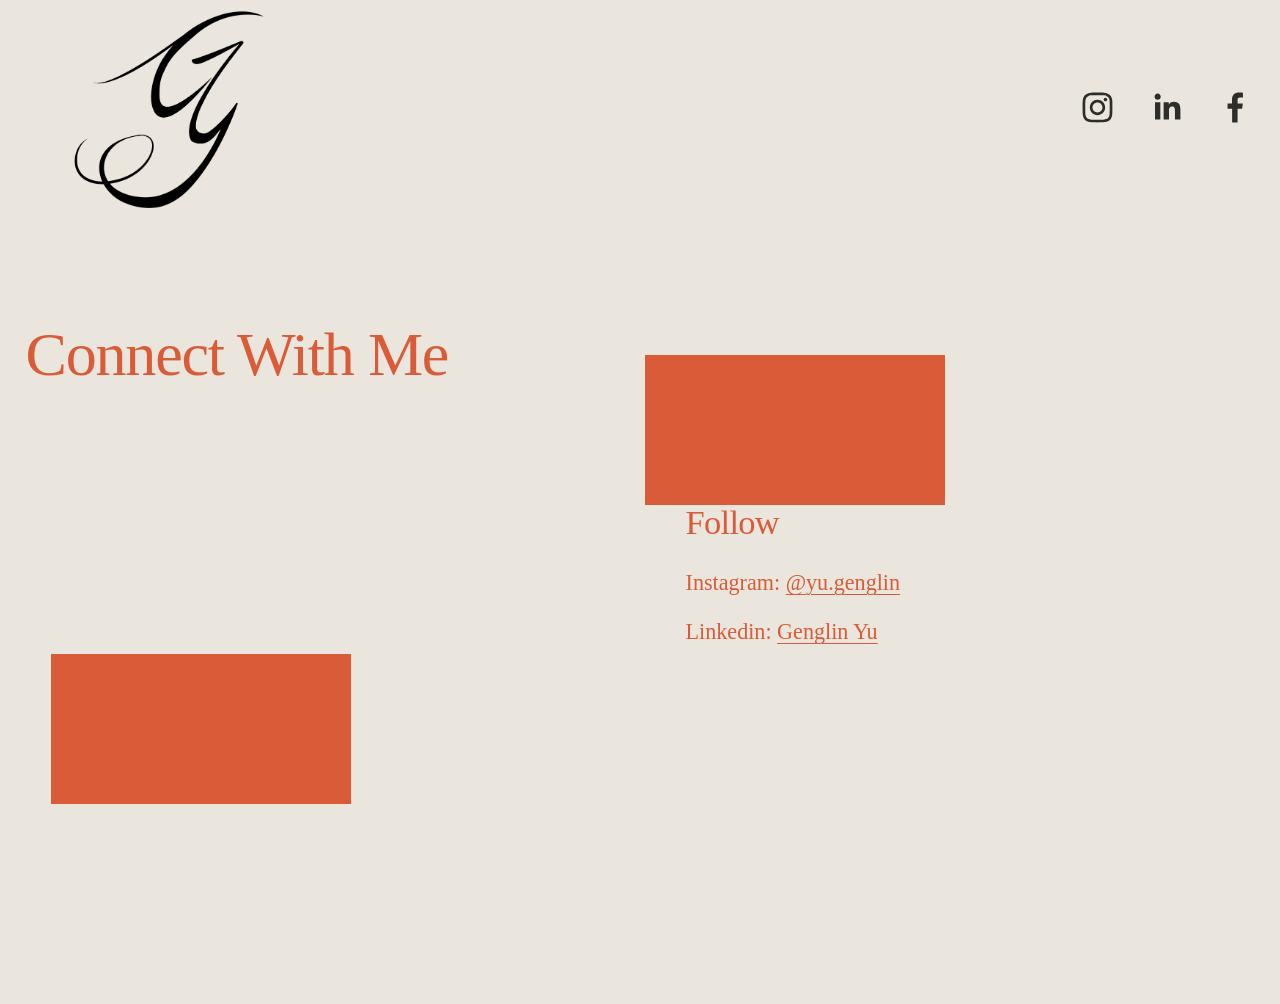
<file: www.genglinyu.com/cart.html>
<!doctype html>
<html xmlns:og="http://opengraphprotocol.org/schema/" xmlns:fb="http://www.facebook.com/2008/fbml" lang="en-US"  >
  
<!-- Mirrored from https://www.genglinyu.com/cart by HTTrack Website Copier/3.x [XR&CO], Tue, 20 Oct 2026 17:41:43 GMT -->
<!-- Added by HTTrack --><meta http-equiv="content-type" content="text/html;charset=utf-8" /><!-- /Added by HTTrack -->
<head>
    <meta http-equiv="X-UA-Compatible" content="IE=edge,chrome=1">
    <meta name="viewport" content="width=device-width, initial-scale=1">
    <!-- This is Squarespace. --><!-- shallot-mauve-hhrw -->
<base #href="">
<meta charset="utf-8" />
<title>Genglin Yu</title>
<meta http-equiv="Accept-CH" content="Sec-CH-UA-Platform-Version, Sec-CH-UA-Model" /><link rel="icon" type="image/x-icon" href="https://assets.squarespace.com/universal/default-favicon.ico"/>
<meta property="og:site_name" content="Genglin Yu"/>
<meta property="og:title" content="Genglin Yu"/>
<meta property="og:type" content="website"/>
<meta property="og:image" content="../images.squarespace-cdn.com/content/v1/6ad6ea4859e481727b113c39/af7d0cb8-e46e-462e-b1eb-871ba18b206f/logotype26f7.png?format=1500w"/>
<meta itemprop="name" content="Genglin Yu"/>
<meta itemprop="thumbnailUrl" content="../images.squarespace-cdn.com/content/v1/6ad6ea4859e481727b113c39/af7d0cb8-e46e-462e-b1eb-871ba18b206f/logotype26f7.png?format=1500w"/>
<link rel="image_src" href="../images.squarespace-cdn.com/content/v1/6ad6ea4859e481727b113c39/af7d0cb8-e46e-462e-b1eb-871ba18b206f/logotype26f7.png?format=1500w" />
<meta itemprop="image" content="../images.squarespace-cdn.com/content/v1/6ad6ea4859e481727b113c39/af7d0cb8-e46e-462e-b1eb-871ba18b206f/logotype26f7.png?format=1500w"/>
<meta name="twitter:title" content="Genglin Yu"/>
<meta name="twitter:image" content="../images.squarespace-cdn.com/content/v1/6ad6ea4859e481727b113c39/af7d0cb8-e46e-462e-b1eb-871ba18b206f/logotype26f7.png?format=1500w"/>
<meta name="twitter:card" content="summary"/>
<meta name="description" content="" />
<link rel="preconnect" href="https://images.squarespace-cdn.com/">
<link rel="preconnect" href="https://file.squarespace-cdn.com/" crossorigin>
<style data-sqsp-font-ids="6a3139e4691a2d058d1a1be6,6a3137d3494e3c6626e63abc">
/* latin-ext */
@font-face {
  font-family: 'Poppins';
  font-style: italic;
  font-weight: 700;
  font-display: swap;
  src: url('https://file.squarespace-cdn.com/content/v2/namespaces/fonts/libraries/sqsp/assets/e5441b3f-475c-4dd0-815e-d1493a6eef24/latin-ext.woff2') format('woff2');
  unicode-range: U+0100-02BA, U+02BD-02C5, U+02C7-02CC, U+02CE-02D7, U+02DD-02FF, U+0304, U+0308, U+0329, U+1D00-1DBF, U+1E00-1E9F, U+1EF2-1EFF, U+2020, U+20A0-20AB, U+20AD-20C0, U+2113, U+2C60-2C7F, U+A720-A7FF;
}
/* devanagari */
@font-face {
  font-family: 'Poppins';
  font-style: italic;
  font-weight: 700;
  font-display: swap;
  src: url('https://file.squarespace-cdn.com/content/v2/namespaces/fonts/libraries/sqsp/assets/e364ec28-4783-442b-b46f-59d33a99dd2c/devanagari.woff2') format('woff2');
  unicode-range: U+0900-097F, U+1CD0-1CF9, U+200C-200D, U+20A8, U+20B9, U+20F0, U+25CC, U+A830-A839, U+A8E0-A8FF, U+11B00-11B09;
}
/* latin */
@font-face {
  font-family: 'Poppins';
  font-style: italic;
  font-weight: 700;
  font-display: swap;
  src: url('https://file.squarespace-cdn.com/content/v2/namespaces/fonts/libraries/sqsp/assets/67451c8f-d5ad-40d0-a48b-1e842ade5679/latin.woff2') format('woff2');
  unicode-range: U+0000-00FF, U+0131, U+0152-0153, U+02BB-02BC, U+02C6, U+02DA, U+02DC, U+0304, U+0308, U+0329, U+2000-206F, U+20AC, U+2122, U+2191, U+2193, U+2212, U+2215, U+FEFF, U+FFFD;
}
/* latin-ext */
@font-face {
  font-family: 'Poppins';
  font-style: normal;
  font-weight: 400;
  font-display: swap;
  src: url('https://file.squarespace-cdn.com/content/v2/namespaces/fonts/libraries/sqsp/assets/d03c0883-8248-47bf-9fa3-437f8474b0b7/latin-ext.woff2') format('woff2');
  unicode-range: U+0100-02BA, U+02BD-02C5, U+02C7-02CC, U+02CE-02D7, U+02DD-02FF, U+0304, U+0308, U+0329, U+1D00-1DBF, U+1E00-1E9F, U+1EF2-1EFF, U+2020, U+20A0-20AB, U+20AD-20C0, U+2113, U+2C60-2C7F, U+A720-A7FF;
}
/* latin */
@font-face {
  font-family: 'Poppins';
  font-style: normal;
  font-weight: 400;
  font-display: swap;
  src: url('https://file.squarespace-cdn.com/content/v2/namespaces/fonts/libraries/sqsp/assets/da0c3c0d-458f-46e2-9c64-bac004d4e8c1/latin.woff2') format('woff2');
  unicode-range: U+0000-00FF, U+0131, U+0152-0153, U+02BB-02BC, U+02C6, U+02DA, U+02DC, U+0304, U+0308, U+0329, U+2000-206F, U+20AC, U+2122, U+2191, U+2193, U+2212, U+2215, U+FEFF, U+FFFD;
}
/* devanagari */
@font-face {
  font-family: 'Poppins';
  font-style: normal;
  font-weight: 400;
  font-display: swap;
  src: url('https://file.squarespace-cdn.com/content/v2/namespaces/fonts/libraries/sqsp/assets/7050a57e-968a-4317-a487-11e4374878d9/devanagari.woff2') format('woff2');
  unicode-range: U+0900-097F, U+1CD0-1CF9, U+200C-200D, U+20A8, U+20B9, U+20F0, U+25CC, U+A830-A839, U+A8E0-A8FF, U+11B00-11B09;
}
/* latin */
@font-face {
  font-family: 'Manrope';
  font-style: normal;
  font-weight: 500;
  font-display: swap;
  src: url('https://file.squarespace-cdn.com/content/v2/namespaces/fonts/libraries/sqsp/assets/01320e30-4bf6-4eca-8ac6-768b9927c6a9/latin.woff2') format('woff2');
  unicode-range: U+0000-00FF, U+0131, U+0152-0153, U+02BB-02BC, U+02C6, U+02DA, U+02DC, U+0304, U+0308, U+0329, U+2000-206F, U+20AC, U+2122, U+2191, U+2193, U+2212, U+2215, U+FEFF, U+FFFD;
}
/* vietnamese */
@font-face {
  font-family: 'Manrope';
  font-style: normal;
  font-weight: 500;
  font-display: swap;
  src: url('https://file.squarespace-cdn.com/content/v2/namespaces/fonts/libraries/sqsp/assets/c240fcf3-5690-4097-9cd6-2295e481d559/vietnamese.woff2') format('woff2');
  unicode-range: U+0102-0103, U+0110-0111, U+0128-0129, U+0168-0169, U+01A0-01A1, U+01AF-01B0, U+0300-0301, U+0303-0304, U+0308-0309, U+0323, U+0329, U+1EA0-1EF9, U+20AB;
}
/* cyrillic-ext */
@font-face {
  font-family: 'Manrope';
  font-style: normal;
  font-weight: 500;
  font-display: swap;
  src: url('https://file.squarespace-cdn.com/content/v2/namespaces/fonts/libraries/sqsp/assets/09a2c607-fe28-425b-aa2d-9a7b64daff39/cyrillic-ext.woff2') format('woff2');
  unicode-range: U+0460-052F, U+1C80-1C8A, U+20B4, U+2DE0-2DFF, U+A640-A69F, U+FE2E-FE2F;
}
/* greek */
@font-face {
  font-family: 'Manrope';
  font-style: normal;
  font-weight: 500;
  font-display: swap;
  src: url('https://file.squarespace-cdn.com/content/v2/namespaces/fonts/libraries/sqsp/assets/58939b86-e6d5-481e-a361-5e62b8be01c1/greek.woff2') format('woff2');
  unicode-range: U+0370-0377, U+037A-037F, U+0384-038A, U+038C, U+038E-03A1, U+03A3-03FF;
}
/* cyrillic */
@font-face {
  font-family: 'Manrope';
  font-style: normal;
  font-weight: 500;
  font-display: swap;
  src: url('https://file.squarespace-cdn.com/content/v2/namespaces/fonts/libraries/sqsp/assets/494faa42-b773-4ba6-9b8d-9b37842713ca/cyrillic.woff2') format('woff2');
  unicode-range: U+0301, U+0400-045F, U+0490-0491, U+04B0-04B1, U+2116;
}
/* latin-ext */
@font-face {
  font-family: 'Manrope';
  font-style: normal;
  font-weight: 500;
  font-display: swap;
  src: url('https://file.squarespace-cdn.com/content/v2/namespaces/fonts/libraries/sqsp/assets/0d5f4812-4d7d-4576-9468-aaee1fd4be34/latin-ext.woff2') format('woff2');
  unicode-range: U+0100-02BA, U+02BD-02C5, U+02C7-02CC, U+02CE-02D7, U+02DD-02FF, U+0304, U+0308, U+0329, U+1D00-1DBF, U+1E00-1E9F, U+1EF2-1EFF, U+2020, U+20A0-20AB, U+20AD-20C0, U+2113, U+2C60-2C7F, U+A720-A7FF;
}
/* latin */
@font-face {
  font-family: 'Poppins';
  font-style: normal;
  font-weight: 700;
  font-display: swap;
  src: url('https://file.squarespace-cdn.com/content/v2/namespaces/fonts/libraries/sqsp/assets/95402d3d-cf4f-4ff3-b652-fa1bddbe79de/latin.woff2') format('woff2');
  unicode-range: U+0000-00FF, U+0131, U+0152-0153, U+02BB-02BC, U+02C6, U+02DA, U+02DC, U+0304, U+0308, U+0329, U+2000-206F, U+20AC, U+2122, U+2191, U+2193, U+2212, U+2215, U+FEFF, U+FFFD;
}
/* devanagari */
@font-face {
  font-family: 'Poppins';
  font-style: normal;
  font-weight: 700;
  font-display: swap;
  src: url('https://file.squarespace-cdn.com/content/v2/namespaces/fonts/libraries/sqsp/assets/31f2dfaf-de1e-40ab-ac18-8641e6ac98d0/devanagari.woff2') format('woff2');
  unicode-range: U+0900-097F, U+1CD0-1CF9, U+200C-200D, U+20A8, U+20B9, U+20F0, U+25CC, U+A830-A839, U+A8E0-A8FF, U+11B00-11B09;
}
/* latin-ext */
@font-face {
  font-family: 'Poppins';
  font-style: normal;
  font-weight: 700;
  font-display: swap;
  src: url('https://file.squarespace-cdn.com/content/v2/namespaces/fonts/libraries/sqsp/assets/ab5cf469-e78c-4791-92a2-a2e360e24c1d/latin-ext.woff2') format('woff2');
  unicode-range: U+0100-02BA, U+02BD-02C5, U+02C7-02CC, U+02CE-02D7, U+02DD-02FF, U+0304, U+0308, U+0329, U+1D00-1DBF, U+1E00-1E9F, U+1EF2-1EFF, U+2020, U+20A0-20AB, U+20AD-20C0, U+2113, U+2C60-2C7F, U+A720-A7FF;
}
/* latin-ext */
@font-face {
  font-family: 'Poppins';
  font-style: italic;
  font-weight: 400;
  font-display: swap;
  src: url('https://file.squarespace-cdn.com/content/v2/namespaces/fonts/libraries/sqsp/assets/28866714-3a03-4fde-b82e-bcffd944752e/latin-ext.woff2') format('woff2');
  unicode-range: U+0100-02BA, U+02BD-02C5, U+02C7-02CC, U+02CE-02D7, U+02DD-02FF, U+0304, U+0308, U+0329, U+1D00-1DBF, U+1E00-1E9F, U+1EF2-1EFF, U+2020, U+20A0-20AB, U+20AD-20C0, U+2113, U+2C60-2C7F, U+A720-A7FF;
}
/* latin */
@font-face {
  font-family: 'Poppins';
  font-style: italic;
  font-weight: 400;
  font-display: swap;
  src: url('https://file.squarespace-cdn.com/content/v2/namespaces/fonts/libraries/sqsp/assets/ab6b1da4-72e3-4abf-a176-e7a8a24b53d1/latin.woff2') format('woff2');
  unicode-range: U+0000-00FF, U+0131, U+0152-0153, U+02BB-02BC, U+02C6, U+02DA, U+02DC, U+0304, U+0308, U+0329, U+2000-206F, U+20AC, U+2122, U+2191, U+2193, U+2212, U+2215, U+FEFF, U+FFFD;
}
/* devanagari */
@font-face {
  font-family: 'Poppins';
  font-style: italic;
  font-weight: 400;
  font-display: swap;
  src: url('https://file.squarespace-cdn.com/content/v2/namespaces/fonts/libraries/sqsp/assets/7d30df3b-ed0a-4cdd-824a-b3c7e5e49f0d/devanagari.woff2') format('woff2');
  unicode-range: U+0900-097F, U+1CD0-1CF9, U+200C-200D, U+20A8, U+20B9, U+20F0, U+25CC, U+A830-A839, U+A8E0-A8FF, U+11B00-11B09;
}
/* cyrillic-ext */
@font-face {
  font-family: 'Manrope';
  font-style: normal;
  font-weight: 700;
  font-display: swap;
  src: url('https://file.squarespace-cdn.com/content/v2/namespaces/fonts/libraries/sqsp/assets/1ea04a7d-9d50-40eb-8889-89e7a997c48b/cyrillic-ext.woff2') format('woff2');
  unicode-range: U+0460-052F, U+1C80-1C8A, U+20B4, U+2DE0-2DFF, U+A640-A69F, U+FE2E-FE2F;
}
/* greek */
@font-face {
  font-family: 'Manrope';
  font-style: normal;
  font-weight: 700;
  font-display: swap;
  src: url('https://file.squarespace-cdn.com/content/v2/namespaces/fonts/libraries/sqsp/assets/0f0515d8-7fda-4fb7-9750-d5d8ee499e38/greek.woff2') format('woff2');
  unicode-range: U+0370-0377, U+037A-037F, U+0384-038A, U+038C, U+038E-03A1, U+03A3-03FF;
}
/* cyrillic */
@font-face {
  font-family: 'Manrope';
  font-style: normal;
  font-weight: 700;
  font-display: swap;
  src: url('https://file.squarespace-cdn.com/content/v2/namespaces/fonts/libraries/sqsp/assets/66dde975-4bb9-47c1-8f6b-2220cf3bb06d/cyrillic.woff2') format('woff2');
  unicode-range: U+0301, U+0400-045F, U+0490-0491, U+04B0-04B1, U+2116;
}
/* latin */
@font-face {
  font-family: 'Manrope';
  font-style: normal;
  font-weight: 700;
  font-display: swap;
  src: url('https://file.squarespace-cdn.com/content/v2/namespaces/fonts/libraries/sqsp/assets/99dd7d2a-e2aa-4dc5-a25f-1bab59dfff1a/latin.woff2') format('woff2');
  unicode-range: U+0000-00FF, U+0131, U+0152-0153, U+02BB-02BC, U+02C6, U+02DA, U+02DC, U+0304, U+0308, U+0329, U+2000-206F, U+20AC, U+2122, U+2191, U+2193, U+2212, U+2215, U+FEFF, U+FFFD;
}
/* latin-ext */
@font-face {
  font-family: 'Manrope';
  font-style: normal;
  font-weight: 700;
  font-display: swap;
  src: url('https://file.squarespace-cdn.com/content/v2/namespaces/fonts/libraries/sqsp/assets/33d80dff-9844-4e8d-a1fc-63c9a3323a8c/latin-ext.woff2') format('woff2');
  unicode-range: U+0100-02BA, U+02BD-02C5, U+02C7-02CC, U+02CE-02D7, U+02DD-02FF, U+0304, U+0308, U+0329, U+1D00-1DBF, U+1E00-1E9F, U+1EF2-1EFF, U+2020, U+20A0-20AB, U+20AD-20C0, U+2113, U+2C60-2C7F, U+A720-A7FF;
}
/* vietnamese */
@font-face {
  font-family: 'Manrope';
  font-style: normal;
  font-weight: 700;
  font-display: swap;
  src: url('https://file.squarespace-cdn.com/content/v2/namespaces/fonts/libraries/sqsp/assets/51449cd1-6c79-4f03-94fc-5feecddf74ee/vietnamese.woff2') format('woff2');
  unicode-range: U+0102-0103, U+0110-0111, U+0128-0129, U+0168-0169, U+01A0-01A1, U+01AF-01B0, U+0300-0301, U+0303-0304, U+0308-0309, U+0323, U+0329, U+1EA0-1EF9, U+20AB;
}
</style><script type="text/javascript" crossorigin="anonymous" defer="true" src="../assets.squarespace.com/%40sqs/polyfiller/1.7.7/modern.js"></script>
<script data-name="static-context">Static = window.Static || {}; Static.SQUARESPACE_CONTEXT = {"betaFeatureFlags":["override_block_styles","website_styles_ui_enabled","scripts_defer","supports_versioned_template_assets","new_stacked_index","marketing_automations","campaigns_discount_section_in_blasts","member_areas_feature","campaigns_new_image_layout_picker","in-product-messaging-banners-oct-5","i18n_beta_website_locales","cdk_website_components_video_container_styles_enabled","commerce_product_payment_plan_editing","output_template_css_assets","campaigns_thumbnail_layout","nested_categories","campaigns_merch_state","campaigns_import_discounts","enable_form_submission_trigger","cdk_website_components_video_lazy_loading_enabled","sms-campaigns","contacts_and_campaigns_redesign","marketing_landing_page","campaigns_discount_section_in_automations","campaigns_table_v2"],"facebookAppId":"314192535267336","facebookApiVersion":"v6.0","rollups":{"squarespace-announcement-bar":{"js":"//assets.squarespace.com/universal/scripts-compressed/announcement-bar-898b8c17afd4afbb-min.en-US.js"},"squarespace-audio-player":{"css":"//assets.squarespace.com/universal/styles-compressed/audio-player-b05f5197a871c566-min.en-US.css","js":"//assets.squarespace.com/universal/scripts-compressed/audio-player-73ddba22b0661fd1-min.en-US.js"},"squarespace-blog-collection-list":{"css":"//assets.squarespace.com/universal/styles-compressed/blog-collection-list-b4046463b72f34e2-min.en-US.css","js":"//assets.squarespace.com/universal/scripts-compressed/blog-collection-list-8689c953a903f5de-min.en-US.js"},"squarespace-calendar-block-renderer":{"css":"//assets.squarespace.com/universal/styles-compressed/calendar-block-renderer-c3fef2a497c8e56b-min.en-US.css","js":"//assets.squarespace.com/universal/scripts-compressed/calendar-block-renderer-2fb818abddf23df3-min.en-US.js"},"squarespace-chartjs-helpers":{"css":"//assets.squarespace.com/universal/styles-compressed/chartjs-helpers-96b256171ee039c1-min.en-US.css","js":"//assets.squarespace.com/universal/scripts-compressed/chartjs-helpers-a779e7b7ff94d821-min.en-US.js"},"squarespace-comments":{"css":"//assets.squarespace.com/universal/styles-compressed/comments-99b7af1d92eba1a5-min.en-US.css","js":"//assets.squarespace.com/universal/scripts-compressed/comments-b1b7d3049eb4f8d6-min.en-US.js"},"squarespace-custom-css-popup":{"css":"//assets.squarespace.com/universal/styles-compressed/custom-css-popup-29518faed5760b2b-min.en-US.css","js":"//assets.squarespace.com/universal/scripts-compressed/custom-css-popup-1d14e90d6750bb77-min.en-US.js"},"squarespace-dialog":{"css":"//assets.squarespace.com/universal/styles-compressed/dialog-86aacd645d83874c-min.en-US.css","js":"//assets.squarespace.com/universal/scripts-compressed/dialog-b31c1c55e0249791-min.en-US.js"},"squarespace-events-collection":{"css":"//assets.squarespace.com/universal/styles-compressed/events-collection-c3fef2a497c8e56b-min.en-US.css","js":"//assets.squarespace.com/universal/scripts-compressed/events-collection-00907994c917410f-min.en-US.js"},"squarespace-form-rendering-utils":{"js":"//assets.squarespace.com/universal/scripts-compressed/form-rendering-utils-6843762aaa3ddb9f-min.en-US.js"},"squarespace-forms":{"css":"//assets.squarespace.com/universal/styles-compressed/forms-0afd3c6ac30bbab1-min.en-US.css","js":"//assets.squarespace.com/universal/scripts-compressed/forms-7971d402b5a662e8-min.en-US.js"},"squarespace-gallery-collection-list":{"css":"//assets.squarespace.com/universal/styles-compressed/gallery-collection-list-b4046463b72f34e2-min.en-US.css","js":"//assets.squarespace.com/universal/scripts-compressed/gallery-collection-list-369b0edd6651fda7-min.en-US.js"},"squarespace-image-zoom":{"css":"//assets.squarespace.com/universal/styles-compressed/image-zoom-b4046463b72f34e2-min.en-US.css","js":"//assets.squarespace.com/universal/scripts-compressed/image-zoom-bdebeb9b15addadb-min.en-US.js"},"squarespace-pinterest":{"css":"//assets.squarespace.com/universal/styles-compressed/pinterest-b4046463b72f34e2-min.en-US.css","js":"//assets.squarespace.com/universal/scripts-compressed/pinterest-ad9e808acf9928e5-min.en-US.js"},"squarespace-popup-overlay":{"css":"//assets.squarespace.com/universal/styles-compressed/popup-overlay-b742b752f5880972-min.en-US.css","js":"//assets.squarespace.com/universal/scripts-compressed/popup-overlay-c73119c1ab97b69b-min.en-US.js"},"squarespace-product-quick-view":{"css":"//assets.squarespace.com/universal/styles-compressed/product-quick-view-0afd3c6ac30bbab1-min.en-US.css","js":"//assets.squarespace.com/universal/scripts-compressed/product-quick-view-40df551ac70b8e40-min.en-US.js"},"squarespace-products-collection-item-v2":{"css":"//assets.squarespace.com/universal/styles-compressed/products-collection-item-v2-b4046463b72f34e2-min.en-US.css","js":"//assets.squarespace.com/universal/scripts-compressed/products-collection-item-v2-52c023b153bead6f-min.en-US.js"},"squarespace-products-collection-list-v2":{"css":"//assets.squarespace.com/universal/styles-compressed/products-collection-list-v2-b4046463b72f34e2-min.en-US.css","js":"//assets.squarespace.com/universal/scripts-compressed/products-collection-list-v2-427e2a7b50430844-min.en-US.js"},"squarespace-search-page":{"css":"//assets.squarespace.com/universal/styles-compressed/search-page-90a67fc09b9b32c6-min.en-US.css","js":"//assets.squarespace.com/universal/scripts-compressed/search-page-e820483d5402ce90-min.en-US.js"},"squarespace-search-preview":{"js":"//assets.squarespace.com/universal/scripts-compressed/search-preview-ad9cdf3a1656a47e-min.en-US.js"},"squarespace-simple-liking":{"css":"//assets.squarespace.com/universal/styles-compressed/simple-liking-701bf8bbc05ec6aa-min.en-US.css","js":"//assets.squarespace.com/universal/scripts-compressed/simple-liking-a4003186f37d1d8b-min.en-US.js"},"squarespace-social-buttons":{"css":"//assets.squarespace.com/universal/styles-compressed/social-buttons-95032e5fa98e47a5-min.en-US.css","js":"//assets.squarespace.com/universal/scripts-compressed/social-buttons-9d4887ee6ac038a3-min.en-US.js"},"squarespace-tourdates":{"css":"//assets.squarespace.com/universal/styles-compressed/tourdates-b4046463b72f34e2-min.en-US.css","js":"//assets.squarespace.com/universal/scripts-compressed/tourdates-06ca1b33f45f61b8-min.en-US.js"},"squarespace-website-overlays-manager":{"css":"//assets.squarespace.com/universal/styles-compressed/website-overlays-manager-07ea5a4e004e6710-min.en-US.css","js":"//assets.squarespace.com/universal/scripts-compressed/website-overlays-manager-d33283eabcedc863-min.en-US.js"}},"pageType":205,"website":{"id":"6ad6ea4859e481727b113c39","captchaSettings":{"enabledForDonations":false},"cloneable":false,"contentModifiedOn":1792479339878,"formattingLocale":"en-US","fullSiteTitle":"Genglin Yu","identifier":"shallot-mauve-hhrw","imageMetadataProcessingEnabled":false,"isHstsEnabled":true,"language":"en-US","logoImageId":"6ad6fc698dce79760ce8bc8b","primaryDomain":"www.genglinyu.com","screenshotId":"e1f9d27a84a90d9e37f0272b901ca846a615b1f08771e84d5b3e0f45cf43f303","shareButtonOptions":{"7":true,"2":true,"4":true,"6":true,"8":true,"3":true,"1":true},"showOwnerLogin":false,"siteDescription":"","siteStatus":{},"siteTitle":"Genglin Yu","sslSetting":3,"timeZone":"America/Los_Angeles","translationLocale":"en-US","typekitId":"","websiteType":4,"statsMigrated":false,"authenticUrl":"https://www.genglinyu.com","baseUrl":"https://www.genglinyu.com","internalUrl":"https://shallot-mauve-hhrw.squarespace.com","logoImageUrl":"//images.squarespace-cdn.com/content/v1/6ad6ea4859e481727b113c39/af7d0cb8-e46e-462e-b1eb-871ba18b206f/logotype.png","machineTimeZoneOffset":-25200000,"socialAccounts":[{"serviceId":64,"screenname":"Instagram","addedOn":1792479364578,"profileUrl":"https://www.instagram.com/yu.genglin/","iconEnabled":true,"serviceName":"instagram-unauth"},{"serviceId":65,"screenname":"LinkedIn","addedOn":1792479364574,"profileUrl":"http://twitter.com/squarespacehttps://www.linkedin.com/in/genglin-yu/?isSelfProfile=true","iconEnabled":true,"serviceName":"linkedin-unauth"},{"serviceId":60,"screenname":"Facebook","addedOn":1792479364575,"profileUrl":"https://www.facebook.com/profile.php?id=100009310393967","iconEnabled":true,"serviceName":"facebook-unauth"}],"timeZoneAbbr":"PDT","timeZoneOffset":-25200000},"websiteSettings":{"id":"6ad6ea4959e481727b113c56","websiteId":"6ad6ea4859e481727b113c39","subjects":[],"country":"US","state":"CA","simpleLikingEnabled":true,"popupOverlaySettings":{"style":1,"enabledPages":[]},"commentLikesAllowed":true,"commentAnonAllowed":true,"commentThreaded":true,"commentApprovalRequired":false,"commentAvatarsOn":true,"commentSortType":2,"commentFlagThreshold":0,"commentFlagsAllowed":true,"commentEnableByDefault":true,"commentDisableAfterDaysDefault":0,"disqusShortname":"","commentsEnabled":false,"storeSettings":{"returnPolicy":null,"termsOfService":null,"privacyPolicy":null,"expressCheckout":false,"continueShoppingLinkUrl":"/","useLightCart":false,"showNoteField":false,"shippingCountryDefaultValue":"US","billToShippingDefaultValue":false,"showShippingPhoneNumber":true,"isShippingPhoneRequired":false,"showBillingPhoneNumber":true,"isBillingPhoneRequired":false,"currenciesSupported":["USD","CAD","GBP","AUD","EUR","CHF","NOK","SEK","DKK","NZD","SGD","MXN","HKD","CZK","ILS","MYR","RUB","PHP","PLN","THB","BRL","ARS","COP","IDR","INR","JPY","ZAR","KRW"],"defaultCurrency":"USD","selectedCurrency":"USD","multicurrencyEnabled":true,"measurementStandard":1,"showCustomCheckoutForm":false,"checkoutPageMarketingOptInEnabled":true,"enableMailingListOptInByDefault":false,"sameAsRetailLocation":false,"merchandisingSettings":{"scarcityEnabledOnProductItems":false,"scarcityEnabledOnProductBlocks":false,"scarcityMessageType":"DEFAULT_SCARCITY_MESSAGE","scarcityThreshold":10,"multipleQuantityAllowedForServices":true,"restockNotificationsEnabled":false,"restockNotificationsMailingListSignUpEnabled":false,"relatedProductsEnabled":false,"relatedProductsOrdering":"random","soldOutVariantsDropdownDisabled":false,"productComposerOptedIn":false,"productComposerABTestOptedOut":false,"productReviewsEnabled":false},"minimumOrderSubtotalEnabled":false,"minimumOrderSubtotal":{"currency":"USD","value":"0.00"},"addToCartConfirmationType":2,"isLive":false,"multipleQuantityAllowedForServices":true},"useEscapeKeyToLogin":false,"ssBadgeType":1,"ssBadgePosition":4,"ssBadgeVisibility":1,"ssBadgeDevices":1,"pinterestOverlayOptions":{"mode":"disabled"},"userAccountsSettings":{"loginAllowed":true,"signupAllowed":true}},"cookieSettings":{"isCookieBannerEnabled":false,"isRestrictiveCookiePolicyEnabled":false,"cookieBannerText":"","cookieBannerTheme":"","cookieBannerVariant":"","cookieBannerPosition":"","cookieBannerCtaVariant":"","cookieBannerCtaText":"","cookieBannerAcceptType":"OPT_IN","cookieBannerOptOutCtaText":"","cookieBannerHasOptOut":false,"cookieBannerHasManageCookies":true,"cookieBannerManageCookiesLabel":"","cookieBannerSavedPreferencesText":"","cookieBannerSavedPreferencesLayout":"PILL"},"websiteCloneable":false,"subscribed":false,"appDomain":"squarespace.com","templateTweakable":true,"tweakJSON":{"form-use-theme-colors":"true","header-logo-height":"213px","header-mobile-logo-max-height":"96px","header-vert-padding":"0.1vw","header-width":"Inset","maxPageWidth":"2000px","mobile-header-vert-padding":"6vw","pagePadding":"2vw","tweak-blog-alternating-side-by-side-image-aspect-ratio":"1:1 Square","tweak-blog-alternating-side-by-side-image-spacing":"6%","tweak-blog-alternating-side-by-side-meta-spacing":"20px","tweak-blog-alternating-side-by-side-primary-meta":"Categories","tweak-blog-alternating-side-by-side-read-more-spacing":"20px","tweak-blog-alternating-side-by-side-secondary-meta":"Date","tweak-blog-basic-grid-columns":"2","tweak-blog-basic-grid-image-aspect-ratio":"3:2 Standard","tweak-blog-basic-grid-image-spacing":"20px","tweak-blog-basic-grid-meta-spacing":"10px","tweak-blog-basic-grid-primary-meta":"Date","tweak-blog-basic-grid-read-more-spacing":"20px","tweak-blog-basic-grid-secondary-meta":"Categories","tweak-blog-item-custom-width":"75","tweak-blog-item-show-author-profile":"false","tweak-blog-item-width":"Medium","tweak-blog-masonry-columns":"2","tweak-blog-masonry-horizontal-spacing":"30px","tweak-blog-masonry-image-spacing":"20px","tweak-blog-masonry-meta-spacing":"20px","tweak-blog-masonry-primary-meta":"Categories","tweak-blog-masonry-read-more-spacing":"20px","tweak-blog-masonry-secondary-meta":"Date","tweak-blog-masonry-vertical-spacing":"30px","tweak-blog-side-by-side-image-aspect-ratio":"1:1 Square","tweak-blog-side-by-side-image-spacing":"6%","tweak-blog-side-by-side-meta-spacing":"20px","tweak-blog-side-by-side-primary-meta":"Categories","tweak-blog-side-by-side-read-more-spacing":"20px","tweak-blog-side-by-side-secondary-meta":"Date","tweak-blog-single-column-image-spacing":"50px","tweak-blog-single-column-meta-spacing":"0px","tweak-blog-single-column-primary-meta":"Date","tweak-blog-single-column-read-more-spacing":"0px","tweak-blog-single-column-secondary-meta":"Categories","tweak-events-stacked-show-thumbnails":"true","tweak-events-stacked-thumbnail-size":"3:2 Standard","tweak-fixed-header":"false","tweak-fixed-header-style":"Basic","tweak-global-animations-animation-curve":"ease","tweak-global-animations-animation-delay":"0.1s","tweak-global-animations-animation-duration":"0.1s","tweak-global-animations-animation-style":"fade","tweak-global-animations-animation-type":"none","tweak-global-animations-complexity-level":"detailed","tweak-global-animations-enabled":"false","tweak-portfolio-grid-basic-custom-height":"50","tweak-portfolio-grid-overlay-custom-height":"50","tweak-portfolio-hover-follow-acceleration":"10%","tweak-portfolio-hover-follow-animation-duration":"Fast","tweak-portfolio-hover-follow-animation-type":"Fade","tweak-portfolio-hover-follow-delimiter":"Bullet","tweak-portfolio-hover-follow-front":"false","tweak-portfolio-hover-follow-layout":"Inline","tweak-portfolio-hover-follow-size":"50","tweak-portfolio-hover-follow-text-spacing-x":"1.5","tweak-portfolio-hover-follow-text-spacing-y":"1.5","tweak-portfolio-hover-static-animation-duration":"Fast","tweak-portfolio-hover-static-animation-type":"Fade","tweak-portfolio-hover-static-delimiter":"Hyphen","tweak-portfolio-hover-static-front":"true","tweak-portfolio-hover-static-layout":"Inline","tweak-portfolio-hover-static-size":"50","tweak-portfolio-hover-static-text-spacing-x":"1.5","tweak-portfolio-hover-static-text-spacing-y":"1.5","tweak-portfolio-index-background-animation-duration":"Medium","tweak-portfolio-index-background-animation-type":"Fade","tweak-portfolio-index-background-custom-height":"50","tweak-portfolio-index-background-delimiter":"None","tweak-portfolio-index-background-height":"Large","tweak-portfolio-index-background-horizontal-alignment":"Center","tweak-portfolio-index-background-link-format":"Stacked","tweak-portfolio-index-background-persist":"false","tweak-portfolio-index-background-vertical-alignment":"Middle","tweak-portfolio-index-background-width":"Full","tweak-transparent-header":"false"},"websiteStyles":{"spacing":{"maxPageWidth":"2000px","pagePadding":"2vw"},"animations":{"tweak-global-animations-enabled":"false","tweak-global-animations-animation-type":"none","tweak-global-animations-animation-curve":"ease","tweak-global-animations-animation-duration":"0.1s","tweak-global-animations-animation-delay":"0.1s"}},"templateId":"5c5a519771c10ba3470d8101","templateVersion":"7.1","pageFeatures":[3,4],"gmRenderKey":"QUl6YVN5Q0JUUk9xNkx1dkZfSUUxcjQ2LVQ0QWVUU1YtMGQ3bXk4","templateScriptsRootUrl":"https://static1.squarespace.com/static/vta/5c5a519771c10ba3470d8101/scripts/","impersonatedSession":false,"tzData":{"zones":[[-480,"US","P%sT",null]],"rules":{"US":[[1967,2006,null,"Oct","lastSun","2:00","0","S"],[1987,2006,null,"Apr","Sun>=1","2:00","1:00","D"],[2007,"max",null,"Mar","Sun>=8","2:00","1:00","D"],[2007,"max",null,"Nov","Sun>=1","2:00","0","S"]]}},"showAnnouncementBar":false,"recaptchaEnterpriseContext":{"recaptchaEnterpriseSiteKey":"6LdDFQwjAAAAAPigEvvPgEVbb7QBm-TkVJdDTlAv"},"i18nContext":{"timeZoneData":{"id":"America/Los_Angeles","name":"Pacific Time"}},"env":"PRODUCTION","visitorFormContext":{"formFieldFormats":{"initialNameOrder":"GIVEN_FIRST","initialAddressFormat":{"id":0,"type":"ADDRESS","country":"US","labelLocale":"en","fields":[{"type":"FIELD","label":"Address Line 1","identifier":"Line1","length":0,"required":true,"metadata":{"autocomplete":"address-line1"}},{"type":"SEPARATOR","label":"\n","identifier":"Newline","length":0,"required":false,"metadata":{}},{"type":"FIELD","label":"Address Line 2","identifier":"Line2","length":0,"required":false,"metadata":{"autocomplete":"address-line2"}},{"type":"SEPARATOR","label":"\n","identifier":"Newline","length":0,"required":false,"metadata":{}},{"type":"FIELD","label":"City","identifier":"City","length":0,"required":true,"metadata":{"autocomplete":"address-level2"}},{"type":"SEPARATOR","label":",","identifier":"Comma","length":0,"required":false,"metadata":{}},{"type":"SEPARATOR","label":" ","identifier":"Space","length":0,"required":false,"metadata":{}},{"type":"FIELD","label":"State","identifier":"State","length":0,"required":true,"metadata":{"autocomplete":"address-level1"}},{"type":"SEPARATOR","label":" ","identifier":"Space","length":0,"required":false,"metadata":{}},{"type":"FIELD","label":"ZIP Code","identifier":"Zip","length":0,"required":true,"metadata":{"autocomplete":"postal-code"}}]},"countries":[{"name":"Afghanistan","code":"AF","phoneCode":"+93"},{"name":"\u00C5land Islands","code":"AX","phoneCode":"+358"},{"name":"Albania","code":"AL","phoneCode":"+355"},{"name":"Algeria","code":"DZ","phoneCode":"+213"},{"name":"American Samoa","code":"AS","phoneCode":"+1"},{"name":"Andorra","code":"AD","phoneCode":"+376"},{"name":"Angola","code":"AO","phoneCode":"+244"},{"name":"Anguilla","code":"AI","phoneCode":"+1"},{"name":"Antigua & Barbuda","code":"AG","phoneCode":"+1"},{"name":"Argentina","code":"AR","phoneCode":"+54"},{"name":"Armenia","code":"AM","phoneCode":"+374"},{"name":"Aruba","code":"AW","phoneCode":"+297"},{"name":"Ascension Island","code":"AC","phoneCode":"+247"},{"name":"Australia","code":"AU","phoneCode":"+61"},{"name":"Austria","code":"AT","phoneCode":"+43"},{"name":"Azerbaijan","code":"AZ","phoneCode":"+994"},{"name":"Bahamas","code":"BS","phoneCode":"+1"},{"name":"Bahrain","code":"BH","phoneCode":"+973"},{"name":"Bangladesh","code":"BD","phoneCode":"+880"},{"name":"Barbados","code":"BB","phoneCode":"+1"},{"name":"Belarus","code":"BY","phoneCode":"+375"},{"name":"Belgium","code":"BE","phoneCode":"+32"},{"name":"Belize","code":"BZ","phoneCode":"+501"},{"name":"Benin","code":"BJ","phoneCode":"+229"},{"name":"Bermuda","code":"BM","phoneCode":"+1"},{"name":"Bhutan","code":"BT","phoneCode":"+975"},{"name":"Bolivia","code":"BO","phoneCode":"+591"},{"name":"Bosnia & Herzegovina","code":"BA","phoneCode":"+387"},{"name":"Botswana","code":"BW","phoneCode":"+267"},{"name":"Brazil","code":"BR","phoneCode":"+55"},{"name":"British Indian Ocean Territory","code":"IO","phoneCode":"+246"},{"name":"British Virgin Islands","code":"VG","phoneCode":"+1"},{"name":"Brunei","code":"BN","phoneCode":"+673"},{"name":"Bulgaria","code":"BG","phoneCode":"+359"},{"name":"Burkina Faso","code":"BF","phoneCode":"+226"},{"name":"Burundi","code":"BI","phoneCode":"+257"},{"name":"Cambodia","code":"KH","phoneCode":"+855"},{"name":"Cameroon","code":"CM","phoneCode":"+237"},{"name":"Canada","code":"CA","phoneCode":"+1"},{"name":"Cape Verde","code":"CV","phoneCode":"+238"},{"name":"Caribbean Netherlands","code":"BQ","phoneCode":"+599"},{"name":"Cayman Islands","code":"KY","phoneCode":"+1"},{"name":"Central African Republic","code":"CF","phoneCode":"+236"},{"name":"Chad","code":"TD","phoneCode":"+235"},{"name":"Chile","code":"CL","phoneCode":"+56"},{"name":"China","code":"CN","phoneCode":"+86"},{"name":"Christmas Island","code":"CX","phoneCode":"+61"},{"name":"Cocos (Keeling) Islands","code":"CC","phoneCode":"+61"},{"name":"Colombia","code":"CO","phoneCode":"+57"},{"name":"Comoros","code":"KM","phoneCode":"+269"},{"name":"Congo - Brazzaville","code":"CG","phoneCode":"+242"},{"name":"Congo - Kinshasa","code":"CD","phoneCode":"+243"},{"name":"Cook Islands","code":"CK","phoneCode":"+682"},{"name":"Costa Rica","code":"CR","phoneCode":"+506"},{"name":"C\u00F4te d\u2019Ivoire","code":"CI","phoneCode":"+225"},{"name":"Croatia","code":"HR","phoneCode":"+385"},{"name":"Cuba","code":"CU","phoneCode":"+53"},{"name":"Cura\u00E7ao","code":"CW","phoneCode":"+599"},{"name":"Cyprus","code":"CY","phoneCode":"+357"},{"name":"Czechia","code":"CZ","phoneCode":"+420"},{"name":"Denmark","code":"DK","phoneCode":"+45"},{"name":"Djibouti","code":"DJ","phoneCode":"+253"},{"name":"Dominica","code":"DM","phoneCode":"+1"},{"name":"Dominican Republic","code":"DO","phoneCode":"+1"},{"name":"Ecuador","code":"EC","phoneCode":"+593"},{"name":"Egypt","code":"EG","phoneCode":"+20"},{"name":"El Salvador","code":"SV","phoneCode":"+503"},{"name":"Equatorial Guinea","code":"GQ","phoneCode":"+240"},{"name":"Eritrea","code":"ER","phoneCode":"+291"},{"name":"Estonia","code":"EE","phoneCode":"+372"},{"name":"Eswatini","code":"SZ","phoneCode":"+268"},{"name":"Ethiopia","code":"ET","phoneCode":"+251"},{"name":"Falkland Islands","code":"FK","phoneCode":"+500"},{"name":"Faroe Islands","code":"FO","phoneCode":"+298"},{"name":"Fiji","code":"FJ","phoneCode":"+679"},{"name":"Finland","code":"FI","phoneCode":"+358"},{"name":"France","code":"FR","phoneCode":"+33"},{"name":"French Guiana","code":"GF","phoneCode":"+594"},{"name":"French Polynesia","code":"PF","phoneCode":"+689"},{"name":"Gabon","code":"GA","phoneCode":"+241"},{"name":"Gambia","code":"GM","phoneCode":"+220"},{"name":"Georgia","code":"GE","phoneCode":"+995"},{"name":"Germany","code":"DE","phoneCode":"+49"},{"name":"Ghana","code":"GH","phoneCode":"+233"},{"name":"Gibraltar","code":"GI","phoneCode":"+350"},{"name":"Greece","code":"GR","phoneCode":"+30"},{"name":"Greenland","code":"GL","phoneCode":"+299"},{"name":"Grenada","code":"GD","phoneCode":"+1"},{"name":"Guadeloupe","code":"GP","phoneCode":"+590"},{"name":"Guam","code":"GU","phoneCode":"+1"},{"name":"Guatemala","code":"GT","phoneCode":"+502"},{"name":"Guernsey","code":"GG","phoneCode":"+44"},{"name":"Guinea","code":"GN","phoneCode":"+224"},{"name":"Guinea-Bissau","code":"GW","phoneCode":"+245"},{"name":"Guyana","code":"GY","phoneCode":"+592"},{"name":"Haiti","code":"HT","phoneCode":"+509"},{"name":"Honduras","code":"HN","phoneCode":"+504"},{"name":"Hong Kong SAR China","code":"HK","phoneCode":"+852"},{"name":"Hungary","code":"HU","phoneCode":"+36"},{"name":"Iceland","code":"IS","phoneCode":"+354"},{"name":"India","code":"IN","phoneCode":"+91"},{"name":"Indonesia","code":"ID","phoneCode":"+62"},{"name":"Iran","code":"IR","phoneCode":"+98"},{"name":"Iraq","code":"IQ","phoneCode":"+964"},{"name":"Ireland","code":"IE","phoneCode":"+353"},{"name":"Isle of Man","code":"IM","phoneCode":"+44"},{"name":"Israel","code":"IL","phoneCode":"+972"},{"name":"Italy","code":"IT","phoneCode":"+39"},{"name":"Jamaica","code":"JM","phoneCode":"+1"},{"name":"Japan","code":"JP","phoneCode":"+81"},{"name":"Jersey","code":"JE","phoneCode":"+44"},{"name":"Jordan","code":"JO","phoneCode":"+962"},{"name":"Kazakhstan","code":"KZ","phoneCode":"+7"},{"name":"Kenya","code":"KE","phoneCode":"+254"},{"name":"Kiribati","code":"KI","phoneCode":"+686"},{"name":"Kosovo","code":"XK","phoneCode":"+383"},{"name":"Kuwait","code":"KW","phoneCode":"+965"},{"name":"Kyrgyzstan","code":"KG","phoneCode":"+996"},{"name":"Laos","code":"LA","phoneCode":"+856"},{"name":"Latvia","code":"LV","phoneCode":"+371"},{"name":"Lebanon","code":"LB","phoneCode":"+961"},{"name":"Lesotho","code":"LS","phoneCode":"+266"},{"name":"Liberia","code":"LR","phoneCode":"+231"},{"name":"Libya","code":"LY","phoneCode":"+218"},{"name":"Liechtenstein","code":"LI","phoneCode":"+423"},{"name":"Lithuania","code":"LT","phoneCode":"+370"},{"name":"Luxembourg","code":"LU","phoneCode":"+352"},{"name":"Macao SAR China","code":"MO","phoneCode":"+853"},{"name":"Madagascar","code":"MG","phoneCode":"+261"},{"name":"Malawi","code":"MW","phoneCode":"+265"},{"name":"Malaysia","code":"MY","phoneCode":"+60"},{"name":"Maldives","code":"MV","phoneCode":"+960"},{"name":"Mali","code":"ML","phoneCode":"+223"},{"name":"Malta","code":"MT","phoneCode":"+356"},{"name":"Marshall Islands","code":"MH","phoneCode":"+692"},{"name":"Martinique","code":"MQ","phoneCode":"+596"},{"name":"Mauritania","code":"MR","phoneCode":"+222"},{"name":"Mauritius","code":"MU","phoneCode":"+230"},{"name":"Mayotte","code":"YT","phoneCode":"+262"},{"name":"Mexico","code":"MX","phoneCode":"+52"},{"name":"Micronesia","code":"FM","phoneCode":"+691"},{"name":"Moldova","code":"MD","phoneCode":"+373"},{"name":"Monaco","code":"MC","phoneCode":"+377"},{"name":"Mongolia","code":"MN","phoneCode":"+976"},{"name":"Montenegro","code":"ME","phoneCode":"+382"},{"name":"Montserrat","code":"MS","phoneCode":"+1"},{"name":"Morocco","code":"MA","phoneCode":"+212"},{"name":"Mozambique","code":"MZ","phoneCode":"+258"},{"name":"Myanmar (Burma)","code":"MM","phoneCode":"+95"},{"name":"Namibia","code":"NA","phoneCode":"+264"},{"name":"Nauru","code":"NR","phoneCode":"+674"},{"name":"Nepal","code":"NP","phoneCode":"+977"},{"name":"Netherlands","code":"NL","phoneCode":"+31"},{"name":"New Caledonia","code":"NC","phoneCode":"+687"},{"name":"New Zealand","code":"NZ","phoneCode":"+64"},{"name":"Nicaragua","code":"NI","phoneCode":"+505"},{"name":"Niger","code":"NE","phoneCode":"+227"},{"name":"Nigeria","code":"NG","phoneCode":"+234"},{"name":"Niue","code":"NU","phoneCode":"+683"},{"name":"Norfolk Island","code":"NF","phoneCode":"+672"},{"name":"Northern Mariana Islands","code":"MP","phoneCode":"+1"},{"name":"North Korea","code":"KP","phoneCode":"+850"},{"name":"North Macedonia","code":"MK","phoneCode":"+389"},{"name":"Norway","code":"NO","phoneCode":"+47"},{"name":"Oman","code":"OM","phoneCode":"+968"},{"name":"Pakistan","code":"PK","phoneCode":"+92"},{"name":"Palau","code":"PW","phoneCode":"+680"},{"name":"Palestinian Territories","code":"PS","phoneCode":"+970"},{"name":"Panama","code":"PA","phoneCode":"+507"},{"name":"Papua New Guinea","code":"PG","phoneCode":"+675"},{"name":"Paraguay","code":"PY","phoneCode":"+595"},{"name":"Peru","code":"PE","phoneCode":"+51"},{"name":"Philippines","code":"PH","phoneCode":"+63"},{"name":"Poland","code":"PL","phoneCode":"+48"},{"name":"Portugal","code":"PT","phoneCode":"+351"},{"name":"Puerto Rico","code":"PR","phoneCode":"+1"},{"name":"Qatar","code":"QA","phoneCode":"+974"},{"name":"R\u00E9union","code":"RE","phoneCode":"+262"},{"name":"Romania","code":"RO","phoneCode":"+40"},{"name":"Russia","code":"RU","phoneCode":"+7"},{"name":"Rwanda","code":"RW","phoneCode":"+250"},{"name":"Samoa","code":"WS","phoneCode":"+685"},{"name":"San Marino","code":"SM","phoneCode":"+378"},{"name":"S\u00E3o Tom\u00E9 & Pr\u00EDncipe","code":"ST","phoneCode":"+239"},{"name":"Saudi Arabia","code":"SA","phoneCode":"+966"},{"name":"Senegal","code":"SN","phoneCode":"+221"},{"name":"Serbia","code":"RS","phoneCode":"+381"},{"name":"Seychelles","code":"SC","phoneCode":"+248"},{"name":"Sierra Leone","code":"SL","phoneCode":"+232"},{"name":"Singapore","code":"SG","phoneCode":"+65"},{"name":"Sint Maarten","code":"SX","phoneCode":"+1"},{"name":"Slovakia","code":"SK","phoneCode":"+421"},{"name":"Slovenia","code":"SI","phoneCode":"+386"},{"name":"Solomon Islands","code":"SB","phoneCode":"+677"},{"name":"Somalia","code":"SO","phoneCode":"+252"},{"name":"South Africa","code":"ZA","phoneCode":"+27"},{"name":"South Korea","code":"KR","phoneCode":"+82"},{"name":"South Sudan","code":"SS","phoneCode":"+211"},{"name":"Spain","code":"ES","phoneCode":"+34"},{"name":"Sri Lanka","code":"LK","phoneCode":"+94"},{"name":"St. Barth\u00E9lemy","code":"BL","phoneCode":"+590"},{"name":"St. Helena","code":"SH","phoneCode":"+290"},{"name":"St. Kitts & Nevis","code":"KN","phoneCode":"+1"},{"name":"St. Lucia","code":"LC","phoneCode":"+1"},{"name":"St. Martin","code":"MF","phoneCode":"+590"},{"name":"St. Pierre & Miquelon","code":"PM","phoneCode":"+508"},{"name":"St. Vincent & Grenadines","code":"VC","phoneCode":"+1"},{"name":"Sudan","code":"SD","phoneCode":"+249"},{"name":"Suriname","code":"SR","phoneCode":"+597"},{"name":"Svalbard & Jan Mayen","code":"SJ","phoneCode":"+47"},{"name":"Sweden","code":"SE","phoneCode":"+46"},{"name":"Switzerland","code":"CH","phoneCode":"+41"},{"name":"Syria","code":"SY","phoneCode":"+963"},{"name":"Taiwan","code":"TW","phoneCode":"+886"},{"name":"Tajikistan","code":"TJ","phoneCode":"+992"},{"name":"Tanzania","code":"TZ","phoneCode":"+255"},{"name":"Thailand","code":"TH","phoneCode":"+66"},{"name":"Timor-Leste","code":"TL","phoneCode":"+670"},{"name":"Togo","code":"TG","phoneCode":"+228"},{"name":"Tokelau","code":"TK","phoneCode":"+690"},{"name":"Tonga","code":"TO","phoneCode":"+676"},{"name":"Trinidad & Tobago","code":"TT","phoneCode":"+1"},{"name":"Tristan da Cunha","code":"TA","phoneCode":"+290"},{"name":"Tunisia","code":"TN","phoneCode":"+216"},{"name":"T\u00FCrkiye","code":"TR","phoneCode":"+90"},{"name":"Turkmenistan","code":"TM","phoneCode":"+993"},{"name":"Turks & Caicos Islands","code":"TC","phoneCode":"+1"},{"name":"Tuvalu","code":"TV","phoneCode":"+688"},{"name":"U.S. Virgin Islands","code":"VI","phoneCode":"+1"},{"name":"Uganda","code":"UG","phoneCode":"+256"},{"name":"Ukraine","code":"UA","phoneCode":"+380"},{"name":"United Arab Emirates","code":"AE","phoneCode":"+971"},{"name":"United Kingdom","code":"GB","phoneCode":"+44"},{"name":"United States","code":"US","phoneCode":"+1"},{"name":"Uruguay","code":"UY","phoneCode":"+598"},{"name":"Uzbekistan","code":"UZ","phoneCode":"+998"},{"name":"Vanuatu","code":"VU","phoneCode":"+678"},{"name":"Vatican City","code":"VA","phoneCode":"+39"},{"name":"Venezuela","code":"VE","phoneCode":"+58"},{"name":"Vietnam","code":"VN","phoneCode":"+84"},{"name":"Wallis & Futuna","code":"WF","phoneCode":"+681"},{"name":"Western Sahara","code":"EH","phoneCode":"+212"},{"name":"Yemen","code":"YE","phoneCode":"+967"},{"name":"Zambia","code":"ZM","phoneCode":"+260"},{"name":"Zimbabwe","code":"ZW","phoneCode":"+263"}],"initialPhoneFormat":{"id":0,"type":"PHONE_NUMBER","country":"US","labelLocale":"en-US","fields":[{"type":"SEPARATOR","label":"(","identifier":"LeftParen","length":0,"required":false,"metadata":{}},{"type":"FIELD","label":"1","identifier":"1","length":3,"required":false,"metadata":{}},{"type":"SEPARATOR","label":")","identifier":"RightParen","length":0,"required":false,"metadata":{}},{"type":"SEPARATOR","label":" ","identifier":"Space","length":0,"required":false,"metadata":{}},{"type":"FIELD","label":"2","identifier":"2","length":3,"required":false,"metadata":{}},{"type":"SEPARATOR","label":"-","identifier":"Dash","length":0,"required":false,"metadata":{}},{"type":"FIELD","label":"3","identifier":"3","length":14,"required":false,"metadata":{}}]}},"localizedStrings":{"validation":{"noValidSelection":"A valid selection must be made.","invalidUrl":"Must be a valid URL.","stringTooLong":"Value should have a length no longer than {0}.","containsInvalidKey":"{0} contains an invalid key.","invalidTwitterUsername":"Must be a valid Twitter username.","valueOutsideRange":"Value must be in the range {0} to {1}.","invalidPassword":"Passwords should not contain whitespace.","missingRequiredSubfields":"{0} is missing required subfields: {1}","invalidCurrency":"Currency value should be formatted like 1234 or 123.99.","invalidMapSize":"Value should contain exactly {0} elements.","subfieldsRequired":"All fields in {0} are required.","formSubmissionFailed":"Form submission failed. Review the following information: {0}.","invalidCountryCode":"Country code should have an optional plus and up to 4 digits.","invalidDate":"This is not a real date.","required":"{0} is required.","invalidStringLength":"Value should be {0} characters long.","invalidEmail":"Email addresses should follow the format user@domain.com.","invalidListLength":"Value should be {0} elements long.","allEmpty":"Please fill out at least one form field.","missingRequiredQuestion":"Missing a required question.","invalidQuestion":"Contained an invalid question.","captchaFailure":"Captcha validation failed. Please try again.","stringTooShort":"Value should have a length of at least {0}.","invalid":"{0} is not valid.","formErrors":"Form Errors","containsInvalidValue":"{0} contains an invalid value.","invalidUnsignedNumber":"Numbers must contain only digits and no other characters.","invalidName":"Valid names contain only letters, numbers, spaces, ', or - characters."},"submit":"Submit","status":{"title":"{@} Block","learnMore":"Learn more"},"name":{"firstName":"First Name","lastName":"Last Name"},"lightbox":{"openForm":"Open Form"},"likert":{"agree":"Agree","stronglyDisagree":"Strongly Disagree","disagree":"Disagree","stronglyAgree":"Strongly Agree","neutral":"Neutral"},"time":{"am":"AM","second":"Second","pm":"PM","minute":"Minute","amPm":"AM/PM","hour":"Hour"},"notFound":"Form not found.","date":{"yyyy":"YYYY","year":"Year","mm":"MM","day":"Day","month":"Month","dd":"DD"},"phone":{"country":"Country","number":"Number","prefix":"Prefix","areaCode":"Area Code","line":"Line"},"submitError":"Unable to submit form. Please try again later.","address":{"stateProvince":"State/Province","country":"Country","zipPostalCode":"Zip/Postal Code","address2":"Address 2","address1":"Address 1","city":"City"},"email":{"signUp":"Sign up for news and updates"},"required":"(required)","invalidData":"Invalid form data."}}};</script><script type="text/javascript">SQUARESPACE_ROLLUPS = {};</script>
<script>(function(rollups, name) { if (!rollups[name]) { rollups[name] = {}; } rollups[name].js = ["//assets.squarespace.com/universal/scripts-compressed/visitor-site-error-reporter-e9c24af58b4efe13-min.en-US.js"]; })(SQUARESPACE_ROLLUPS, 'squarespace-visitor_site_error_reporter');</script>
<script crossorigin="anonymous" src="../assets.squarespace.com/universal/scripts-compressed/visitor-site-error-reporter-e9c24af58b4efe13-min.en-US.js" defer ></script><script>(function(rollups, name) { if (!rollups[name]) { rollups[name] = {}; } rollups[name].js = ["//assets.squarespace.com/universal/scripts-compressed/extract-css-runtime-52bdcc642aae0df5-min.en-US.js"]; })(SQUARESPACE_ROLLUPS, 'squarespace-extract_css_runtime');</script>
<script crossorigin="anonymous" src="../assets.squarespace.com/universal/scripts-compressed/extract-css-runtime-52bdcc642aae0df5-min.en-US.js" defer ></script><script>(function(rollups, name) { if (!rollups[name]) { rollups[name] = {}; } rollups[name].js = ["//assets.squarespace.com/universal/scripts-compressed/extract-css-moment-js-vendor-a5cfdec1ae227f33-min.en-US.js"]; })(SQUARESPACE_ROLLUPS, 'squarespace-extract_css_moment_js_vendor');</script>
<script crossorigin="anonymous" src="../assets.squarespace.com/universal/scripts-compressed/extract-css-moment-js-vendor-a5cfdec1ae227f33-min.en-US.js" defer ></script><script>(function(rollups, name) { if (!rollups[name]) { rollups[name] = {}; } rollups[name].js = ["//assets.squarespace.com/universal/scripts-compressed/cldr-resource-pack-42a5d86b1fe8fbb5-min.en-US.js"]; })(SQUARESPACE_ROLLUPS, 'squarespace-cldr_resource_pack');</script>
<script crossorigin="anonymous" src="../assets.squarespace.com/universal/scripts-compressed/cldr-resource-pack-42a5d86b1fe8fbb5-min.en-US.js" defer ></script><script>(function(rollups, name) { if (!rollups[name]) { rollups[name] = {}; } rollups[name].js = ["//assets.squarespace.com/universal/scripts-compressed/common-vendors-stable-1988b40b24a74586-min.en-US.js"]; })(SQUARESPACE_ROLLUPS, 'squarespace-common_vendors_stable');</script>
<script crossorigin="anonymous" src="../assets.squarespace.com/universal/scripts-compressed/common-vendors-stable-1988b40b24a74586-min.en-US.js" defer ></script><script>(function(rollups, name) { if (!rollups[name]) { rollups[name] = {}; } rollups[name].js = ["//assets.squarespace.com/universal/scripts-compressed/common-vendors-bded37ca73fe21ab-min.en-US.js"]; })(SQUARESPACE_ROLLUPS, 'squarespace-common_vendors');</script>
<script crossorigin="anonymous" src="../assets.squarespace.com/universal/scripts-compressed/common-vendors-bded37ca73fe21ab-min.en-US.js" defer ></script><script>(function(rollups, name) { if (!rollups[name]) { rollups[name] = {}; } rollups[name].js = ["//assets.squarespace.com/universal/scripts-compressed/common-734307a2e2bce8f2-min.en-US.js"]; })(SQUARESPACE_ROLLUPS, 'squarespace-common');</script>
<script crossorigin="anonymous" src="../assets.squarespace.com/universal/scripts-compressed/common-734307a2e2bce8f2-min.en-US.js" defer ></script><script>(function(rollups, name) { if (!rollups[name]) { rollups[name] = {}; } rollups[name].js = ["//assets.squarespace.com/universal/scripts-compressed/user-account-core-ca99048170e8f83d-min.en-US.js"]; })(SQUARESPACE_ROLLUPS, 'squarespace-user_account_core');</script>
<script crossorigin="anonymous" src="../assets.squarespace.com/universal/scripts-compressed/user-account-core-ca99048170e8f83d-min.en-US.js" defer ></script><script>(function(rollups, name) { if (!rollups[name]) { rollups[name] = {}; } rollups[name].css = ["//assets.squarespace.com/universal/styles-compressed/user-account-core-3d01a2f01227067c-min.en-US.css"]; })(SQUARESPACE_ROLLUPS, 'squarespace-user_account_core');</script>
<link rel="stylesheet" type="text/css" href="../assets.squarespace.com/universal/styles-compressed/user-account-core-3d01a2f01227067c-min.en-US.css"><script>(function(rollups, name) { if (!rollups[name]) { rollups[name] = {}; } rollups[name].js = ["//assets.squarespace.com/universal/scripts-compressed/performance-eda8993a600af8c5-min.en-US.js"]; })(SQUARESPACE_ROLLUPS, 'squarespace-performance');</script>
<script crossorigin="anonymous" src="../assets.squarespace.com/universal/scripts-compressed/performance-eda8993a600af8c5-min.en-US.js" defer ></script><link rel="stylesheet" type="text/css" href="../definitions.sqspcdn.com/website-component-definition/static-assets/website.components.html/e4d8cee0-b2a8-4d2c-acaf-62c051981b6d_997/website.components.html.styles.css"/><link rel="stylesheet" type="text/css" href="../definitions.sqspcdn.com/website-component-definition/static-assets/website.components.shape/48f8fea7-7663-4155-8a4f-74e7d943f820_1392/website.components.shape.styles.css"/><script defer src="../definitions.sqspcdn.com/website-component-definition/static-assets/website.components.shape/48f8fea7-7663-4155-8a4f-74e7d943f820_1392/website.components.shape.visitor.js"></script><script defer src="../definitions.sqspcdn.com/website-component-definition/static-assets/website.components.html/e4d8cee0-b2a8-4d2c-acaf-62c051981b6d_997/website.components.html.visitor.js"></script><script type="application/ld+json">{"url":"https://www.genglinyu.com","name":"Genglin Yu","description":"","image":"//images.squarespace-cdn.com/content/v1/6ad6ea4859e481727b113c39/af7d0cb8-e46e-462e-b1eb-871ba18b206f/logotype.png","@context":"http://schema.org","@type":"WebSite"}</script><link rel="stylesheet" type="text/css" href="../static1.squarespace.com/static/versioned-site-css/6ad6ea4859e481727b113c39/28/5c5a519771c10ba3470d8101/6ad6ea4959e481727b113c74/1841/sitece97.css?nocustom=true"/><link rel="stylesheet" type="text/css" href="../static1.squarespace.com/static/vta/5c5a519771c10ba3470d8101/versioned-assets/1792079378326-3P84T29X62IH7QZWGRSR/static.css"/><link rel="stylesheet" type="text/css" href="../static1.squarespace.com/static/custom-css/6ad6ea4859e481727b113c39/6ad6ea4959e481727b113c74/17/custom.css"/><meta name="ROBOTS" content="NOINDEX">
<script>Static.COOKIE_BANNER_CAPABLE = true;</script>
<!-- End of Squarespace Headers -->
    
    
  </head>

  <body
    id="cart"
    class="
      primary-button-style-solid primary-button-shape-pill secondary-button-style-outline secondary-button-shape-pill tertiary-button-style-outline tertiary-button-shape-square form-field-style-solid form-field-shape-custom form-field-border-all form-field-hover-focus-opacity form-field-checkbox-type-icon form-field-checkbox-fill-solid form-field-checkbox-color-normal form-field-checkbox-shape-rounded form-field-checkbox-layout-fit form-field-radio-type-icon form-field-radio-fill-solid form-field-radio-color-normal form-field-radio-shape-rounded form-field-radio-layout-fit form-field-survey-fill-solid form-field-survey-color-normal form-field-survey-shape-rounded form-submit-button-style-spinner tweak-global-animations-animation-type-none tweak-global-animations-animation-curve-ease image-block-poster-text-alignment-center image-block-card-content-position-center image-block-card-text-alignment-left image-block-overlap-content-position-center image-block-overlap-text-alignment-left image-block-collage-content-position-center image-block-collage-text-alignment-left image-block-stack-text-alignment-left tweak-blog-alternating-side-by-side-width-full tweak-blog-alternating-side-by-side-image-aspect-ratio-11-square tweak-blog-alternating-side-by-side-text-alignment-left tweak-blog-alternating-side-by-side-read-more-style-show tweak-blog-alternating-side-by-side-image-text-alignment-middle tweak-blog-alternating-side-by-side-delimiter-bullet tweak-blog-alternating-side-by-side-meta-position-top tweak-blog-alternating-side-by-side-primary-meta-categories tweak-blog-alternating-side-by-side-secondary-meta-date tweak-blog-alternating-side-by-side-excerpt-show form-use-theme-colors tweak-global-animations-complexity-level-detailed tweak-global-animations-animation-style-fade tweak-blog-masonry-width-full tweak-blog-masonry-text-alignment-left tweak-blog-masonry-primary-meta-categories tweak-blog-masonry-secondary-meta-date tweak-blog-masonry-meta-position-top tweak-blog-masonry-read-more-style-show tweak-blog-masonry-delimiter-space tweak-blog-masonry-image-placement-above tweak-blog-masonry-excerpt-show tweak-portfolio-grid-overlay-width-full tweak-portfolio-grid-overlay-height-large tweak-portfolio-grid-overlay-image-aspect-ratio-11-square tweak-portfolio-grid-overlay-text-placement-center tweak-portfolio-grid-overlay-show-text-after-hover tweak-blog-single-column-width-full tweak-blog-single-column-text-alignment-center tweak-blog-single-column-image-placement-above tweak-blog-single-column-delimiter-bullet tweak-blog-single-column-read-more-style-show tweak-blog-single-column-primary-meta-date tweak-blog-single-column-secondary-meta-categories tweak-blog-single-column-meta-position-top tweak-blog-single-column-content-title-only header-width-inset  tweak-fixed-header-style-basic tweak-blog-item-width-medium tweak-blog-item-text-alignment-center tweak-blog-item-meta-position-above-title tweak-blog-item-show-categories tweak-blog-item-show-date tweak-blog-item-delimiter-bullet tweak-blog-side-by-side-width-full tweak-blog-side-by-side-image-placement-left tweak-blog-side-by-side-image-aspect-ratio-11-square tweak-blog-side-by-side-primary-meta-categories tweak-blog-side-by-side-secondary-meta-date tweak-blog-side-by-side-meta-position-top tweak-blog-side-by-side-text-alignment-left tweak-blog-side-by-side-image-text-alignment-middle tweak-blog-side-by-side-read-more-style-show tweak-blog-side-by-side-delimiter-bullet tweak-blog-side-by-side-excerpt-show tweak-events-stacked-width-full tweak-events-stacked-height-large tweak-events-stacked-show-thumbnails tweak-events-stacked-thumbnail-size-32-standard tweak-events-stacked-date-style-with-text tweak-events-stacked-show-time tweak-events-stacked-show-location tweak-events-stacked-show-excerpt tweak-blog-basic-grid-width-inset tweak-blog-basic-grid-image-aspect-ratio-32-standard tweak-blog-basic-grid-text-alignment-left tweak-blog-basic-grid-delimiter-bullet tweak-blog-basic-grid-image-placement-above tweak-blog-basic-grid-read-more-style-show tweak-blog-basic-grid-primary-meta-date tweak-blog-basic-grid-secondary-meta-categories tweak-blog-basic-grid-excerpt-show tweak-portfolio-grid-basic-width-full tweak-portfolio-grid-basic-height-large tweak-portfolio-grid-basic-image-aspect-ratio-11-square tweak-portfolio-grid-basic-text-alignment-left tweak-portfolio-grid-basic-hover-effect-fade header-overlay-alignment-center tweak-portfolio-index-background-link-format-stacked tweak-portfolio-index-background-width-full tweak-portfolio-index-background-height-large tweak-portfolio-index-background-vertical-alignment-middle tweak-portfolio-index-background-horizontal-alignment-center tweak-portfolio-index-background-delimiter-none tweak-portfolio-index-background-animation-type-fade tweak-portfolio-index-background-animation-duration-medium tweak-portfolio-hover-follow-layout-inline tweak-portfolio-hover-follow-delimiter-bullet tweak-portfolio-hover-follow-animation-type-fade tweak-portfolio-hover-follow-animation-duration-fast tweak-portfolio-hover-static-layout-inline tweak-portfolio-hover-static-front tweak-portfolio-hover-static-delimiter-hyphen tweak-portfolio-hover-static-animation-type-fade tweak-portfolio-hover-static-animation-duration-fast hide-opentable-icons opentable-style-dark tweak-product-quick-view-button-style-floating tweak-product-quick-view-button-position-bottom tweak-product-quick-view-lightbox-excerpt-display-truncate tweak-product-quick-view-lightbox-show-arrows tweak-product-quick-view-lightbox-show-close-button tweak-product-quick-view-lightbox-controls-weight-light native-currency-code-usd cart mobile-style-available sqs-seven-one
      
        
      
    "
    tabindex="-1"
  >
    <div
      id="siteWrapper"
      class="clearfix site-wrapper"
    >
      
        <div id="floatingCart" class="floating-cart hidden">
          <a href="cart.html" class="icon icon--stroke icon--fill icon--cart sqs-custom-cart">
            <span class="Cart-inner">
              



  <svg class="icon icon--cart" width="61" height="49" viewBox="0 0 61 49">
  <path fill-rule="evenodd" clip-rule="evenodd" d="M0.5 2C0.5 1.17157 1.17157 0.5 2 0.5H13.6362C14.3878 0.5 15.0234 1.05632 15.123 1.80135L16.431 11.5916H59C59.5122 11.5916 59.989 11.8529 60.2645 12.2847C60.54 12.7165 60.5762 13.2591 60.3604 13.7236L50.182 35.632C49.9361 36.1614 49.4054 36.5 48.8217 36.5H18.0453C17.2937 36.5 16.6581 35.9437 16.5585 35.1987L12.3233 3.5H2C1.17157 3.5 0.5 2.82843 0.5 2ZM16.8319 14.5916L19.3582 33.5H47.8646L56.6491 14.5916H16.8319Z" />
  <path d="M18.589 35H49.7083L60 13H16L18.589 35Z" />
  <path d="M21 49C23.2091 49 25 47.2091 25 45C25 42.7909 23.2091 41 21 41C18.7909 41 17 42.7909 17 45C17 47.2091 18.7909 49 21 49Z" />
  <path d="M45 49C47.2091 49 49 47.2091 49 45C49 42.7909 47.2091 41 45 41C42.7909 41 41 42.7909 41 45C41 47.2091 42.7909 49 45 49Z" />
</svg>

              <div class="legacy-cart icon-cart-quantity">
                <span class="sqs-cart-quantity">0</span>
              </div>
            </span>
          </a>
        </div>
      

      












  <header
    data-test="header"
    id="header"
    
    class="
      
        
      
      header theme-col--primary
    "
    data-section-theme=""
    data-controller="Header"
    data-current-styles="{
              &quot;layout&quot;: &quot;navRight&quot;,
              &quot;action&quot;: {
                &quot;href&quot;: &quot;/appointments&quot;,
                &quot;buttonText&quot;: &quot;Book Now&quot;,
                &quot;newWindow&quot;: false
              },
              &quot;showSocial&quot;: true,
              &quot;socialOptions&quot;: {
                &quot;socialBorderShape&quot;: &quot;none&quot;,
                &quot;socialBorderStyle&quot;: &quot;outline&quot;,
                &quot;socialBorderThickness&quot;: {
                  &quot;unit&quot;: &quot;px&quot;,
                  &quot;value&quot;: 1.0
                }
              },
              &quot;menuOverlayAnimation&quot;: &quot;fade&quot;,
              &quot;cartStyle&quot;: &quot;cart&quot;,
              &quot;cartText&quot;: &quot;Cart&quot;,
              &quot;showEmptyCartState&quot;: true,
              &quot;cartOptions&quot;: {
                &quot;iconType&quot;: &quot;solid-7&quot;,
                &quot;cartBorderShape&quot;: &quot;none&quot;,
                &quot;cartBorderStyle&quot;: &quot;outline&quot;,
                &quot;cartBorderThickness&quot;: {
                  &quot;unit&quot;: &quot;px&quot;,
                  &quot;value&quot;: 1.0
                }
              },
              &quot;showButton&quot;: false,
              &quot;showCart&quot;: false,
              &quot;showAccountLogin&quot;: false,
              &quot;headerStyle&quot;: &quot;solid&quot;,
              &quot;languagePicker&quot;: {
                &quot;enabled&quot;: false,
                &quot;iconEnabled&quot;: false,
                &quot;iconType&quot;: &quot;globe&quot;,
                &quot;flagShape&quot;: &quot;shiny&quot;,
                &quot;languageFlags&quot;: [ ]
              },
              &quot;iconOptions&quot;: {
                &quot;desktopDropdownIconOptions&quot;: {
                  &quot;size&quot;: {
                    &quot;unit&quot;: &quot;em&quot;,
                    &quot;value&quot;: 1.0
                  },
                  &quot;iconSpacing&quot;: {
                    &quot;unit&quot;: &quot;em&quot;,
                    &quot;value&quot;: 0.35
                  },
                  &quot;strokeWidth&quot;: {
                    &quot;unit&quot;: &quot;px&quot;,
                    &quot;value&quot;: 1.0
                  },
                  &quot;endcapType&quot;: &quot;square&quot;,
                  &quot;folderDropdownIcon&quot;: &quot;none&quot;,
                  &quot;languagePickerIcon&quot;: &quot;openArrowHead&quot;
                },
                &quot;mobileDropdownIconOptions&quot;: {
                  &quot;size&quot;: {
                    &quot;unit&quot;: &quot;em&quot;,
                    &quot;value&quot;: 1.0
                  },
                  &quot;iconSpacing&quot;: {
                    &quot;unit&quot;: &quot;em&quot;,
                    &quot;value&quot;: 0.15
                  },
                  &quot;strokeWidth&quot;: {
                    &quot;unit&quot;: &quot;px&quot;,
                    &quot;value&quot;: 0.5
                  },
                  &quot;endcapType&quot;: &quot;square&quot;,
                  &quot;folderDropdownIcon&quot;: &quot;openArrowHead&quot;,
                  &quot;languagePickerIcon&quot;: &quot;openArrowHead&quot;
                }
              },
              &quot;mobileOptions&quot;: {
                &quot;layout&quot;: &quot;logoLeftNavRight&quot;,
                &quot;menuIconOptions&quot;: {
                  &quot;style&quot;: &quot;doubleLineHamburger&quot;,
                  &quot;thickness&quot;: {
                    &quot;unit&quot;: &quot;px&quot;,
                    &quot;value&quot;: 1.0
                  }
                }
              },
              &quot;solidOptions&quot;: {
                &quot;headerOpacity&quot;: {
                  &quot;unit&quot;: &quot;%&quot;,
                  &quot;value&quot;: 100.0
                },
                &quot;blurBackground&quot;: {
                  &quot;enabled&quot;: false,
                  &quot;blurRadius&quot;: {
                    &quot;unit&quot;: &quot;px&quot;,
                    &quot;value&quot;: 12.0
                  }
                },
                &quot;backgroundColor&quot;: {
                  &quot;type&quot;: &quot;SITE_PALETTE_COLOR&quot;,
                  &quot;sitePaletteColor&quot;: {
                    &quot;colorName&quot;: &quot;white&quot;,
                    &quot;alphaModifier&quot;: 1.0
                  }
                },
                &quot;navigationColor&quot;: {
                  &quot;type&quot;: &quot;SITE_PALETTE_COLOR&quot;,
                  &quot;sitePaletteColor&quot;: {
                    &quot;colorName&quot;: &quot;black&quot;,
                    &quot;alphaModifier&quot;: 1.0
                  }
                }
              },
              &quot;gradientOptions&quot;: {
                &quot;gradientType&quot;: &quot;faded&quot;,
                &quot;headerOpacity&quot;: {
                  &quot;unit&quot;: &quot;%&quot;,
                  &quot;value&quot;: 90.0
                },
                &quot;blurBackground&quot;: {
                  &quot;enabled&quot;: false,
                  &quot;blurRadius&quot;: {
                    &quot;unit&quot;: &quot;px&quot;,
                    &quot;value&quot;: 12.0
                  }
                },
                &quot;backgroundColor&quot;: {
                  &quot;type&quot;: &quot;SITE_PALETTE_COLOR&quot;,
                  &quot;sitePaletteColor&quot;: {
                    &quot;colorName&quot;: &quot;lightAccent&quot;,
                    &quot;alphaModifier&quot;: 1.0
                  }
                },
                &quot;navigationColor&quot;: {
                  &quot;type&quot;: &quot;SITE_PALETTE_COLOR&quot;,
                  &quot;sitePaletteColor&quot;: {
                    &quot;colorName&quot;: &quot;accent&quot;,
                    &quot;alphaModifier&quot;: 1.0
                  }
                }
              },
              &quot;dropShadowOptions&quot;: {
                &quot;enabled&quot;: false,
                &quot;blur&quot;: {
                  &quot;unit&quot;: &quot;px&quot;,
                  &quot;value&quot;: 12.0
                },
                &quot;spread&quot;: {
                  &quot;unit&quot;: &quot;px&quot;,
                  &quot;value&quot;: 0.0
                },
                &quot;distance&quot;: {
                  &quot;unit&quot;: &quot;px&quot;,
                  &quot;value&quot;: 12.0
                }
              },
              &quot;borderOptions&quot;: {
                &quot;enabled&quot;: false,
                &quot;position&quot;: &quot;allSides&quot;,
                &quot;thickness&quot;: {
                  &quot;unit&quot;: &quot;px&quot;,
                  &quot;value&quot;: 4.0
                },
                &quot;color&quot;: {
                  &quot;type&quot;: &quot;SITE_PALETTE_COLOR&quot;,
                  &quot;sitePaletteColor&quot;: {
                    &quot;colorName&quot;: &quot;black&quot;,
                    &quot;alphaModifier&quot;: 1.0
                  }
                }
              },
              &quot;showPromotedElement&quot;: false,
              &quot;buttonVariant&quot;: &quot;primary&quot;,
              &quot;blurBackground&quot;: {
                &quot;enabled&quot;: false,
                &quot;blurRadius&quot;: {
                  &quot;unit&quot;: &quot;px&quot;,
                  &quot;value&quot;: 12.0
                }
              },
              &quot;headerOpacity&quot;: {
                &quot;unit&quot;: &quot;%&quot;,
                &quot;value&quot;: 100.0
              }
            }"
    data-section-id="header"
    data-header-style="solid"
    data-language-picker="{
              &quot;enabled&quot;: false,
              &quot;iconEnabled&quot;: false,
              &quot;iconType&quot;: &quot;globe&quot;,
              &quot;flagShape&quot;: &quot;shiny&quot;,
              &quot;languageFlags&quot;: [ ]
            }"
    
    
    data-first-focusable-element
    tabindex="-1"
    style="
      
      
        --headerBorderColor: hsla(var(--black-hsl), 1);
      
      
        --solidHeaderBackgroundColor: hsla(var(--white-hsl), 1);
      
      
        --solidHeaderNavigationColor: hsla(var(--black-hsl), 1);
      
      
        --gradientHeaderBackgroundColor: hsla(var(--lightAccent-hsl), 1);
      
      
        --gradientHeaderNavigationColor: hsla(var(--accent-hsl), 1);
      
    "
  >
    <svg  style="display:none" viewBox="0 0 22 22" xmlns="http://www.w3.org/2000/svg">
  <symbol id="circle" >
    <path d="M11.5 17C14.5376 17 17 14.5376 17 11.5C17 8.46243 14.5376 6 11.5 6C8.46243 6 6 8.46243 6 11.5C6 14.5376 8.46243 17 11.5 17Z" fill="none" />
  </symbol>

  <symbol id="circleFilled" >
    <path d="M11.5 17C14.5376 17 17 14.5376 17 11.5C17 8.46243 14.5376 6 11.5 6C8.46243 6 6 8.46243 6 11.5C6 14.5376 8.46243 17 11.5 17Z" />
  </symbol>

  <symbol id="dash" >
    <path d="M11 11H19H3" />
  </symbol>

  <symbol id="squareFilled" >
    <rect x="6" y="6" width="11" height="11" />
  </symbol>

  <symbol id="square" >
    <rect x="7" y="7" width="9" height="9" fill="none" stroke="inherit" />
  </symbol>
  
  <symbol id="plus" >
    <path d="M11 3V19" />
    <path d="M19 11L3 11"/>
  </symbol>
  
  <symbol id="closedArrow" >
    <path d="M11 11V2M11 18.1797L17 11.1477L5 11.1477L11 18.1797Z" fill="none" />
  </symbol>
  
  <symbol id="closedArrowFilled" >
    <path d="M11 11L11 2" stroke="inherit" fill="none"  />
    <path fill-rule="evenodd" clip-rule="evenodd" d="M2.74695 9.38428L19.038 9.38428L10.8925 19.0846L2.74695 9.38428Z" stroke-width="1" />
  </symbol>
  
  <symbol id="closedArrowHead" viewBox="0 0 22 22"  xmlns="http://www.w3.org/2000/symbol">
    <path d="M18 7L11 15L4 7L18 7Z" fill="none" stroke="inherit" />
  </symbol>
  
  
  <symbol id="closedArrowHeadFilled" viewBox="0 0 22 22"  xmlns="http://www.w3.org/2000/symbol">
    <path d="M18.875 6.5L11 15.5L3.125 6.5L18.875 6.5Z" />
  </symbol>
  
  <symbol id="openArrow" >
    <path d="M11 18.3591L11 3" stroke="inherit" fill="none"  />
    <path d="M18 11.5L11 18.5L4 11.5" stroke="inherit" fill="none"  />
  </symbol>
  
  <symbol id="openArrowHead" >
    <path d="M18 7L11 14L4 7" fill="none" />
  </symbol>

  <symbol id="pinchedArrow" >
    <path d="M11 17.3591L11 2" fill="none" />
    <path d="M2 11C5.85455 12.2308 8.81818 14.9038 11 18C13.1818 14.8269 16.1455 12.1538 20 11" fill="none" />
  </symbol>

  <symbol id="pinchedArrowFilled" >
    <path d="M11.05 10.4894C7.04096 8.73759 1.05005 8 1.05005 8C6.20459 11.3191 9.41368 14.1773 11.05 21C12.6864 14.0851 15.8955 11.227 21.05 8C21.05 8 15.0591 8.73759 11.05 10.4894Z" stroke-width="1"/>
    <path d="M11 11L11 1" fill="none"/>
  </symbol>

  <symbol id="pinchedArrowHead" >
    <path d="M2 7.24091C5.85455 8.40454 8.81818 10.9318 11 13.8591C13.1818 10.8591 16.1455 8.33181 20 7.24091"  fill="none" />
  </symbol>
  
  <symbol id="pinchedArrowHeadFilled" >
    <path d="M11.05 7.1591C7.04096 5.60456 1.05005 4.95001 1.05005 4.95001C6.20459 7.89547 9.41368 10.4318 11.05 16.4864C12.6864 10.35 15.8955 7.81365 21.05 4.95001C21.05 4.95001 15.0591 5.60456 11.05 7.1591Z" />
  </symbol>

</svg>
    
<div class="sqs-announcement-bar-dropzone"></div>

    <div class="header-announcement-bar-wrapper">
      
      <a
        href="#page"
        class="header-skip-link sqs-button-element--primary"
      >
        Skip to Content
      </a>
      


<style>
    @supports (-webkit-backdrop-filter: none) or (backdrop-filter: none) {
        .header-blur-background {
            
                -webkit-backdrop-filter: blur(12px);
                backdrop-filter: blur(12px);
            
            
        }
    }
</style>
      <div
        class="header-border"
        data-header-style="solid"
        data-header-border="false"
        data-test="header-border"
        style="




"
      ></div>
      <div
        class="header-dropshadow"
        data-header-style="solid"
        data-header-dropshadow="false"
        data-test="header-dropshadow"
        style=""
      ></div>
      
      
        <div >
          <div
            class="header-background-solid"
            data-header-style="solid"
            data-test="header-background-solid"
            
            
            style="opacity: calc(100 * .01)"
          ></div>
        </div>
      

      <div class='header-inner container--fluid
        
        
        
         header-mobile-layout-logo-left-nav-right
        
        
        
        
        
        
         header-layout-nav-right
        
        
        
        
        
        
        
        
        '
        data-test="header-inner"
        >
        <!-- Background -->
        <div class="header-background theme-bg--primary"></div>

        <div class="header-display-desktop" data-content-field="site-title">
          

          

          

          

          

          
          
            
            <!-- Social -->
            
              
            
          
            
            <!-- Title and nav wrapper -->
            <div class="header-title-nav-wrapper">
              

              

              
                
                <!-- Title -->
                
                  <div
                    class="
                      header-title
                      
                    "
                    data-animation-role="header-element"
                  >
                    
                      <div class="header-title-logo">
                        <a href="index.html" data-animation-role="header-element">
                        
<img elementtiming="nbf-header-logo-desktop" src="../images.squarespace-cdn.com/content/v1/6ad6ea4859e481727b113c39/af7d0cb8-e46e-462e-b1eb-871ba18b206f/logotype26f7.png?format=1500w" alt="Genglin Yu" style="display:block" fetchpriority="high" loading="eager" decoding="async" data-loader="raw">

                        </a>
                      </div>

                    
                    
                  </div>
                
              
                
                <!-- Nav -->
                <div class="header-nav">
                  <div class="header-nav-wrapper">
                    <nav class="header-nav-list">
                      

                    </nav>
                  </div>
                </div>
              
              
            </div>
          
            
            <!-- Actions -->
            <div class="header-actions header-actions--right">
              
                
              
              
                
                  <div class="header-actions-action header-actions-action--social">
                    
                      
                        <a class="icon icon--fill  header-icon header-icon-border-shape-none header-icon-border-style-outline"  href="https://www.instagram.com/yu.genglin/" target="_blank" aria-label="Instagram">
                          <svg viewBox="23 23 64 64">
                            <use xlink:href="#instagram-unauth-icon" width="110" height="110"></use>
                          </svg>
                        </a>
                      
                        <a class="icon icon--fill  header-icon header-icon-border-shape-none header-icon-border-style-outline"  href="http://twitter.com/squarespacehttps://www.linkedin.com/in/genglin-yu/?isSelfProfile=true" target="_blank" aria-label="LinkedIn">
                          <svg viewBox="23 23 64 64">
                            <use xlink:href="#linkedin-unauth-icon" width="110" height="110"></use>
                          </svg>
                        </a>
                      
                        <a class="icon icon--fill  header-icon header-icon-border-shape-none header-icon-border-style-outline"  href="https://www.facebook.com/profile.php?id=100009310393967" target="_blank" aria-label="Facebook">
                          <svg viewBox="23 23 64 64">
                            <use xlink:href="#facebook-unauth-icon" width="110" height="110"></use>
                          </svg>
                        </a>
                      
                    
                  </div>
                
              

              

            
            

              
              <div class="showOnMobile">
                
              </div>

              
              <div class="showOnDesktop">
                
              </div>

              
            </div>
          
            


<style>
  .top-bun, 
  .patty, 
  .bottom-bun {
    height: 1px;
  }
</style>

<!-- Burger -->
<div class="header-burger

  menu-overlay-has-visible-non-navigation-items

" data-animation-role="header-element">
  <button class="header-burger-btn burger" data-test="header-burger">
    <span hidden class="js-header-burger-open-title visually-hidden">Open Menu</span>
    <span hidden class="js-header-burger-close-title visually-hidden">Close Menu</span>
    <div class="burger-box">
      <div class="burger-inner header-menu-icon-doubleLineHamburger">
        <div class="top-bun"></div>
        <div class="patty"></div>
        <div class="bottom-bun"></div>
      </div>
    </div>
  </button>
</div>

          

        </div>
        <div class="header-display-mobile" data-content-field="site-title">
          
            
            <!-- Social -->
            
              
            
          
            
            <!-- Title and nav wrapper -->
            <div class="header-title-nav-wrapper">
              

              

              
                
                <!-- Title -->
                
                  <div
                    class="
                      header-title
                      
                    "
                    data-animation-role="header-element"
                  >
                    
                      <div class="header-title-logo">
                        <a href="index.html" data-animation-role="header-element">
                        
<img elementtiming="nbf-header-logo-desktop" src="../images.squarespace-cdn.com/content/v1/6ad6ea4859e481727b113c39/af7d0cb8-e46e-462e-b1eb-871ba18b206f/logotype26f7.png?format=1500w" alt="Genglin Yu" style="display:block" fetchpriority="high" loading="eager" decoding="async" data-loader="raw">

                        </a>
                      </div>

                    
                    
                  </div>
                
              
                
                <!-- Nav -->
                <div class="header-nav">
                  <div class="header-nav-wrapper">
                    <nav class="header-nav-list">
                      

                    </nav>
                  </div>
                </div>
              
              
            </div>
          
            
            <!-- Actions -->
            <div class="header-actions header-actions--right">
              
                
              
              
                
                  <div class="header-actions-action header-actions-action--social">
                    
                      
                        <a class="icon icon--fill  header-icon header-icon-border-shape-none header-icon-border-style-outline"  href="https://www.instagram.com/yu.genglin/" target="_blank" aria-label="Instagram">
                          <svg viewBox="23 23 64 64">
                            <use xlink:href="#instagram-unauth-icon" width="110" height="110"></use>
                          </svg>
                        </a>
                      
                        <a class="icon icon--fill  header-icon header-icon-border-shape-none header-icon-border-style-outline"  href="http://twitter.com/squarespacehttps://www.linkedin.com/in/genglin-yu/?isSelfProfile=true" target="_blank" aria-label="LinkedIn">
                          <svg viewBox="23 23 64 64">
                            <use xlink:href="#linkedin-unauth-icon" width="110" height="110"></use>
                          </svg>
                        </a>
                      
                        <a class="icon icon--fill  header-icon header-icon-border-shape-none header-icon-border-style-outline"  href="https://www.facebook.com/profile.php?id=100009310393967" target="_blank" aria-label="Facebook">
                          <svg viewBox="23 23 64 64">
                            <use xlink:href="#facebook-unauth-icon" width="110" height="110"></use>
                          </svg>
                        </a>
                      
                    
                  </div>
                
              

              

            
            

              
              <div class="showOnMobile">
                
              </div>

              
              <div class="showOnDesktop">
                
              </div>

              
            </div>
          
            


<style>
  .top-bun, 
  .patty, 
  .bottom-bun {
    height: 1px;
  }
</style>

<!-- Burger -->
<div class="header-burger

  menu-overlay-has-visible-non-navigation-items

" data-animation-role="header-element">
  <button class="header-burger-btn burger" data-test="header-burger">
    <span hidden class="js-header-burger-open-title visually-hidden">Open Menu</span>
    <span hidden class="js-header-burger-close-title visually-hidden">Close Menu</span>
    <div class="burger-box">
      <div class="burger-inner header-menu-icon-doubleLineHamburger">
        <div class="top-bun"></div>
        <div class="patty"></div>
        <div class="bottom-bun"></div>
      </div>
    </div>
  </button>
</div>

          
          
          
          
          
        </div>
      </div>
    </div>
    <!-- (Mobile) Menu Navigation -->
    <div class="header-menu header-menu--folder-list
      
      
      
      
      
      "
      data-section-theme=""
      data-current-styles="{
              &quot;layout&quot;: &quot;navRight&quot;,
              &quot;action&quot;: {
                &quot;href&quot;: &quot;/appointments&quot;,
                &quot;buttonText&quot;: &quot;Book Now&quot;,
                &quot;newWindow&quot;: false
              },
              &quot;showSocial&quot;: true,
              &quot;socialOptions&quot;: {
                &quot;socialBorderShape&quot;: &quot;none&quot;,
                &quot;socialBorderStyle&quot;: &quot;outline&quot;,
                &quot;socialBorderThickness&quot;: {
                  &quot;unit&quot;: &quot;px&quot;,
                  &quot;value&quot;: 1.0
                }
              },
              &quot;menuOverlayAnimation&quot;: &quot;fade&quot;,
              &quot;cartStyle&quot;: &quot;cart&quot;,
              &quot;cartText&quot;: &quot;Cart&quot;,
              &quot;showEmptyCartState&quot;: true,
              &quot;cartOptions&quot;: {
                &quot;iconType&quot;: &quot;solid-7&quot;,
                &quot;cartBorderShape&quot;: &quot;none&quot;,
                &quot;cartBorderStyle&quot;: &quot;outline&quot;,
                &quot;cartBorderThickness&quot;: {
                  &quot;unit&quot;: &quot;px&quot;,
                  &quot;value&quot;: 1.0
                }
              },
              &quot;showButton&quot;: false,
              &quot;showCart&quot;: false,
              &quot;showAccountLogin&quot;: false,
              &quot;headerStyle&quot;: &quot;solid&quot;,
              &quot;languagePicker&quot;: {
                &quot;enabled&quot;: false,
                &quot;iconEnabled&quot;: false,
                &quot;iconType&quot;: &quot;globe&quot;,
                &quot;flagShape&quot;: &quot;shiny&quot;,
                &quot;languageFlags&quot;: [ ]
              },
              &quot;iconOptions&quot;: {
                &quot;desktopDropdownIconOptions&quot;: {
                  &quot;size&quot;: {
                    &quot;unit&quot;: &quot;em&quot;,
                    &quot;value&quot;: 1.0
                  },
                  &quot;iconSpacing&quot;: {
                    &quot;unit&quot;: &quot;em&quot;,
                    &quot;value&quot;: 0.35
                  },
                  &quot;strokeWidth&quot;: {
                    &quot;unit&quot;: &quot;px&quot;,
                    &quot;value&quot;: 1.0
                  },
                  &quot;endcapType&quot;: &quot;square&quot;,
                  &quot;folderDropdownIcon&quot;: &quot;none&quot;,
                  &quot;languagePickerIcon&quot;: &quot;openArrowHead&quot;
                },
                &quot;mobileDropdownIconOptions&quot;: {
                  &quot;size&quot;: {
                    &quot;unit&quot;: &quot;em&quot;,
                    &quot;value&quot;: 1.0
                  },
                  &quot;iconSpacing&quot;: {
                    &quot;unit&quot;: &quot;em&quot;,
                    &quot;value&quot;: 0.15
                  },
                  &quot;strokeWidth&quot;: {
                    &quot;unit&quot;: &quot;px&quot;,
                    &quot;value&quot;: 0.5
                  },
                  &quot;endcapType&quot;: &quot;square&quot;,
                  &quot;folderDropdownIcon&quot;: &quot;openArrowHead&quot;,
                  &quot;languagePickerIcon&quot;: &quot;openArrowHead&quot;
                }
              },
              &quot;mobileOptions&quot;: {
                &quot;layout&quot;: &quot;logoLeftNavRight&quot;,
                &quot;menuIconOptions&quot;: {
                  &quot;style&quot;: &quot;doubleLineHamburger&quot;,
                  &quot;thickness&quot;: {
                    &quot;unit&quot;: &quot;px&quot;,
                    &quot;value&quot;: 1.0
                  }
                }
              },
              &quot;solidOptions&quot;: {
                &quot;headerOpacity&quot;: {
                  &quot;unit&quot;: &quot;%&quot;,
                  &quot;value&quot;: 100.0
                },
                &quot;blurBackground&quot;: {
                  &quot;enabled&quot;: false,
                  &quot;blurRadius&quot;: {
                    &quot;unit&quot;: &quot;px&quot;,
                    &quot;value&quot;: 12.0
                  }
                },
                &quot;backgroundColor&quot;: {
                  &quot;type&quot;: &quot;SITE_PALETTE_COLOR&quot;,
                  &quot;sitePaletteColor&quot;: {
                    &quot;colorName&quot;: &quot;white&quot;,
                    &quot;alphaModifier&quot;: 1.0
                  }
                },
                &quot;navigationColor&quot;: {
                  &quot;type&quot;: &quot;SITE_PALETTE_COLOR&quot;,
                  &quot;sitePaletteColor&quot;: {
                    &quot;colorName&quot;: &quot;black&quot;,
                    &quot;alphaModifier&quot;: 1.0
                  }
                }
              },
              &quot;gradientOptions&quot;: {
                &quot;gradientType&quot;: &quot;faded&quot;,
                &quot;headerOpacity&quot;: {
                  &quot;unit&quot;: &quot;%&quot;,
                  &quot;value&quot;: 90.0
                },
                &quot;blurBackground&quot;: {
                  &quot;enabled&quot;: false,
                  &quot;blurRadius&quot;: {
                    &quot;unit&quot;: &quot;px&quot;,
                    &quot;value&quot;: 12.0
                  }
                },
                &quot;backgroundColor&quot;: {
                  &quot;type&quot;: &quot;SITE_PALETTE_COLOR&quot;,
                  &quot;sitePaletteColor&quot;: {
                    &quot;colorName&quot;: &quot;lightAccent&quot;,
                    &quot;alphaModifier&quot;: 1.0
                  }
                },
                &quot;navigationColor&quot;: {
                  &quot;type&quot;: &quot;SITE_PALETTE_COLOR&quot;,
                  &quot;sitePaletteColor&quot;: {
                    &quot;colorName&quot;: &quot;accent&quot;,
                    &quot;alphaModifier&quot;: 1.0
                  }
                }
              },
              &quot;dropShadowOptions&quot;: {
                &quot;enabled&quot;: false,
                &quot;blur&quot;: {
                  &quot;unit&quot;: &quot;px&quot;,
                  &quot;value&quot;: 12.0
                },
                &quot;spread&quot;: {
                  &quot;unit&quot;: &quot;px&quot;,
                  &quot;value&quot;: 0.0
                },
                &quot;distance&quot;: {
                  &quot;unit&quot;: &quot;px&quot;,
                  &quot;value&quot;: 12.0
                }
              },
              &quot;borderOptions&quot;: {
                &quot;enabled&quot;: false,
                &quot;position&quot;: &quot;allSides&quot;,
                &quot;thickness&quot;: {
                  &quot;unit&quot;: &quot;px&quot;,
                  &quot;value&quot;: 4.0
                },
                &quot;color&quot;: {
                  &quot;type&quot;: &quot;SITE_PALETTE_COLOR&quot;,
                  &quot;sitePaletteColor&quot;: {
                    &quot;colorName&quot;: &quot;black&quot;,
                    &quot;alphaModifier&quot;: 1.0
                  }
                }
              },
              &quot;showPromotedElement&quot;: false,
              &quot;buttonVariant&quot;: &quot;primary&quot;,
              &quot;blurBackground&quot;: {
                &quot;enabled&quot;: false,
                &quot;blurRadius&quot;: {
                  &quot;unit&quot;: &quot;px&quot;,
                  &quot;value&quot;: 12.0
                }
              },
              &quot;headerOpacity&quot;: {
                &quot;unit&quot;: &quot;%&quot;,
                &quot;value&quot;: 100.0
              }
            }"
      data-section-id="overlay-nav"
      data-show-account-login="false"
      data-test="header-menu">
      <div class="header-menu-bg theme-bg--primary"></div>
      <div class="header-menu-nav">
        <nav class="header-menu-nav-list">
          <div data-folder="root" class="header-menu-nav-folder">
            <div class="header-menu-nav-folder-content">
              <!-- Menu Navigation -->
<div class="header-menu-nav-wrapper">
  
</div>

              
                
              
            </div>
            
              <div class="header-menu-actions social-accounts">
                
                  
                    <div class="header-menu-actions-action header-menu-actions-action--social mobile">
                      <a class="icon icon--lg icon--fill  header-icon header-icon-border-shape-none header-icon-border-style-outline"  href="https://www.instagram.com/yu.genglin/" target="_blank" aria-label="Instagram">
                        <svg viewBox="23 23 64 64">
                          <use xlink:href="#instagram-unauth-icon" width="110" height="110"></use>
                        </svg>
                      </a>
                    </div>
                  
                    <div class="header-menu-actions-action header-menu-actions-action--social mobile">
                      <a class="icon icon--lg icon--fill  header-icon header-icon-border-shape-none header-icon-border-style-outline"  href="http://twitter.com/squarespacehttps://www.linkedin.com/in/genglin-yu/?isSelfProfile=true" target="_blank" aria-label="LinkedIn">
                        <svg viewBox="23 23 64 64">
                          <use xlink:href="#linkedin-unauth-icon" width="110" height="110"></use>
                        </svg>
                      </a>
                    </div>
                  
                    <div class="header-menu-actions-action header-menu-actions-action--social mobile">
                      <a class="icon icon--lg icon--fill  header-icon header-icon-border-shape-none header-icon-border-style-outline"  href="https://www.facebook.com/profile.php?id=100009310393967" target="_blank" aria-label="Facebook">
                        <svg viewBox="23 23 64 64">
                          <use xlink:href="#facebook-unauth-icon" width="110" height="110"></use>
                        </svg>
                      </a>
                    </div>
                  
                
              </div>
            
            
            
          </div>
        </nav>
      </div>
    </div>
    
    <script>
      (function() {
        var header = document.getElementById('header');
        if (!header) {
          return;
        }
        function setHeaderHeightVar() {
          document.documentElement.style.setProperty(
            '--header-height',
            header.getBoundingClientRect().height + 'px'
          );
        }
        setHeaderHeightVar();
        var images = header.getElementsByTagName('img');
        for (var i = 0; i < images.length; i++) {
          if (!images[i].complete) {
            images[i].addEventListener('load', setHeaderHeightVar);
          }
        }
      })();
      //# sourceURL=reserveSpaceForHeader.js
    </script>
  </header>




      <main id="page" class="container" role="main">
        
          <div class="system-page">
            <div id="sqs-cart-root">
  <script type="application/json">
    
    {"storeCurrency":"USD","continueShoppingLinkUrl":"/","minimumOrderSubtotal":{"currency":"USD","value":"0.00"},"useCldrMode":false,"shopperLanguage":"en","afterpayEnabled":false,"afterpayMin":0,"afterpayMax":0,"klarnaEnabled":false,"klarnaMin":0,"klarnaMax":0,"cartExperiments":[],"formattingLocale":"en-US","translationLocale":"en-US"}
  </script>
  <div id="sqs-cart-container"></div>
</div>
          </div>
        
      </main>
      
        <footer class="sections" id="footer-sections" data-footer-sections>
  
  
  
  
  
  
    
    


  
  











<section
  data-test="page-section"
  
  data-section-theme="bright-inverse"
  class='page-section 
    
      full-bleed-section
      layout-engine-section
    
    background-width--full-bleed
    
      
        section-height--custom
      
    
    
      content-width--wide
    
    horizontal-alignment--center
    vertical-alignment--middle
    
      
    
    
    bright-inverse'
  
  data-section-id="6ad6eae8921fff141cc328a9"
  
  data-controller="SectionWrapperController"
  data-current-styles="{
              &quot;imageOverlayOpacity&quot;: 0.15,
              &quot;backgroundWidth&quot;: &quot;background-width--full-bleed&quot;,
              &quot;sectionHeight&quot;: &quot;section-height--custom&quot;,
              &quot;customSectionHeight&quot;: 0,
              &quot;horizontalAlignment&quot;: &quot;horizontal-alignment--center&quot;,
              &quot;verticalAlignment&quot;: &quot;vertical-alignment--middle&quot;,
              &quot;contentWidth&quot;: &quot;content-width--wide&quot;,
              &quot;customContentWidth&quot;: 50,
              &quot;sectionTheme&quot;: &quot;bright-inverse&quot;,
              &quot;sectionAnimation&quot;: &quot;none&quot;,
              &quot;backgroundMode&quot;: &quot;image&quot;
            }"
  data-current-context="{
              &quot;video&quot;: {
                &quot;playbackSpeed&quot;: 0.5,
                &quot;filter&quot;: 1,
                &quot;filterStrength&quot;: 0,
                &quot;zoom&quot;: 0,
                &quot;videoSourceProvider&quot;: &quot;none&quot;
              },
              &quot;backgroundImageId&quot;: null,
              &quot;backgroundMediaEffect&quot;: {
                &quot;type&quot;: &quot;none&quot;
              },
              &quot;divider&quot;: {
                &quot;enabled&quot;: false
              },
              &quot;typeName&quot;: null
            }"
  data-animation="none"
  data-fluid-engine-section
   
  
  
  
  
  


  data-sqsp-section="fluid-engine"


>
  <div
    class="section-border"
    
  >
    <div class="section-background">
    
      
    
    </div>
  </div>
  <div
    class='content-wrapper'
    style='
      
        
          
          padding-top: calc(0vmax / 10); padding-bottom: calc(0vmax / 10);
        
      
    '
  >
    <div
      class="content"
      
    >
      
      
      
      
      
      
      
      
      
      
      <div data-fluid-engine="true"><style>

.fe-6ad6eae8921fff141cc328a8 {
  --grid-gutter: calc(var(--sqs-mobile-site-gutter, 6vw) - 11.0px);
  --cell-max-width: calc( ( var(--sqs-site-max-width, 1500px) - (11.0px * (8 - 1)) ) / 8 );

  display: grid;
  position: relative;
  grid-area: 1/1/-1/-1;
  grid-template-rows: repeat(24,minmax(24px, auto));
  grid-template-columns:
    minmax(var(--grid-gutter), 1fr)
    repeat(8, minmax(0, var(--cell-max-width)))
    minmax(var(--grid-gutter), 1fr);
  row-gap: 11.0px;
  column-gap: 11.0px;
  overflow-x: hidden;
  overflow-x: clip;
}

@media (min-width: 768px) {
  .background-width--inset .fe-6ad6eae8921fff141cc328a8 {
    --inset-padding: calc(var(--sqs-site-gutter) * 2);
  }

  .fe-6ad6eae8921fff141cc328a8 {
    --grid-gutter: calc(var(--sqs-site-gutter, 4vw) - 11.0px);
    --cell-max-width: calc( ( var(--sqs-site-max-width, 1500px) - (11.0px * (24 - 1)) ) / 24 );
    --inset-padding: 0vw;

    --row-height-scaling-factor: 0.0215;
    --container-width: min(var(--sqs-site-max-width, 1500px), calc(100vw - var(--sqs-site-gutter, 4vw) * 2 - var(--inset-padding) ));

    grid-template-rows: repeat(20,minmax(calc(var(--container-width) * var(--row-height-scaling-factor)), auto));
    grid-template-columns:
      minmax(var(--grid-gutter), 1fr)
      repeat(24, minmax(0, var(--cell-max-width)))
      minmax(var(--grid-gutter), 1fr);
  }
}


  .fe-block-379e6c842914678e7ece {
    grid-area: 2/2/6/10;
    z-index: 6;

    @media (max-width: 767px) {
      
        
      
      
    }
  }

  .fe-block-379e6c842914678e7ece .sqs-block {
    justify-content: center;
  }

  .fe-block-379e6c842914678e7ece .sqs-block-alignment-wrapper {
    align-items: center;
  }

  @media (min-width: 768px) {
    .fe-block-379e6c842914678e7ece {
      grid-area: 2/2/5/23;
      z-index: 5;

      
        
      

      
    }

    .fe-block-379e6c842914678e7ece .sqs-block {
      justify-content: center;
    }

    .fe-block-379e6c842914678e7ece .sqs-block-alignment-wrapper {
      align-items: center;
    }
  }

  .fe-block-adae6272fc7d07e1df58 {
    grid-area: 7/2/14/10;
    z-index: 1;

    @media (max-width: 767px) {
      
        
      
      
    }
  }

  .fe-block-adae6272fc7d07e1df58 .sqs-block {
    justify-content: center;
  }

  .fe-block-adae6272fc7d07e1df58 .sqs-block-alignment-wrapper {
    align-items: center;
  }

  @media (min-width: 768px) {
    .fe-block-adae6272fc7d07e1df58 {
      grid-area: 7/2/20/9;
      z-index: 1;

      
        
      

      
    }

    .fe-block-adae6272fc7d07e1df58 .sqs-block {
      justify-content: center;
    }

    .fe-block-adae6272fc7d07e1df58 .sqs-block-alignment-wrapper {
      align-items: center;
    }
  }

  .fe-block-097adbfd6b176479e6e1 {
    grid-area: 8/2/10/6;
    z-index: 4;

    @media (max-width: 767px) {
      
        
      
      
    }
  }

  .fe-block-097adbfd6b176479e6e1 .sqs-block {
    justify-content: flex-start;
  }

  .fe-block-097adbfd6b176479e6e1 .sqs-block-alignment-wrapper {
    align-items: flex-start;
  }

  @media (min-width: 768px) {
    .fe-block-097adbfd6b176479e6e1 {
      grid-area: 7/2/9/9;
      z-index: 4;

      
        
      

      
    }

    .fe-block-097adbfd6b176479e6e1 .sqs-block {
      justify-content: center;
    }

    .fe-block-097adbfd6b176479e6e1 .sqs-block-alignment-wrapper {
      align-items: center;
    }
  }

  .fe-block-bbc16560ba1a386dba8e {
    grid-area: 10/2/13/10;
    z-index: 2;

    @media (max-width: 767px) {
      
      
    }
  }

  .fe-block-bbc16560ba1a386dba8e .sqs-block {
    justify-content: flex-start;
  }

  .fe-block-bbc16560ba1a386dba8e .sqs-block-alignment-wrapper {
    align-items: flex-start;
  }

  @media (min-width: 768px) {
    .fe-block-bbc16560ba1a386dba8e {
      grid-area: 9/2/12/9;
      z-index: 2;

      

      
    }

    .fe-block-bbc16560ba1a386dba8e .sqs-block {
      justify-content: flex-start;
    }

    .fe-block-bbc16560ba1a386dba8e .sqs-block-alignment-wrapper {
      align-items: flex-start;
    }
  }

  .fe-block-edadef04b80c17e7da08 {
    grid-area: 15/2/17/6;
    z-index: 5;

    @media (max-width: 767px) {
      
        
      
      
    }
  }

  .fe-block-edadef04b80c17e7da08 .sqs-block {
    justify-content: flex-start;
  }

  .fe-block-edadef04b80c17e7da08 .sqs-block-alignment-wrapper {
    align-items: flex-start;
  }

  @media (min-width: 768px) {
    .fe-block-edadef04b80c17e7da08 {
      grid-area: 7/14/9/17;
      z-index: 6;

      
        
      

      
    }

    .fe-block-edadef04b80c17e7da08 .sqs-block {
      justify-content: center;
    }

    .fe-block-edadef04b80c17e7da08 .sqs-block-alignment-wrapper {
      align-items: center;
    }
  }

  .fe-block-ceb583628fff2388f775 {
    grid-area: 17/2/22/6;
    z-index: 3;

    @media (max-width: 767px) {
      
      
    }
  }

  .fe-block-ceb583628fff2388f775 .sqs-block {
    justify-content: flex-start;
  }

  .fe-block-ceb583628fff2388f775 .sqs-block-alignment-wrapper {
    align-items: flex-start;
  }

  @media (min-width: 768px) {
    .fe-block-ceb583628fff2388f775 {
      grid-area: 9/14/13/20;
      z-index: 3;

      

      
    }

    .fe-block-ceb583628fff2388f775 .sqs-block {
      justify-content: flex-start;
    }

    .fe-block-ceb583628fff2388f775 .sqs-block-alignment-wrapper {
      align-items: flex-start;
    }
  }

  .fe-block-yui_3_17_2_1_1792481559676_3551 {
    grid-area: 23/1/24/10;
    z-index: 7;

    @media (max-width: 767px) {
      
        
      
      
    }
  }

  .fe-block-yui_3_17_2_1_1792481559676_3551 .sqs-block {
    justify-content: center;
  }

  .fe-block-yui_3_17_2_1_1792481559676_3551 .sqs-block-alignment-wrapper {
    align-items: center;
  }

  @media (min-width: 768px) {
    .fe-block-yui_3_17_2_1_1792481559676_3551 {
      grid-area: 4/14/7/20;
      z-index: 8;

      
        
      

      
    }

    .fe-block-yui_3_17_2_1_1792481559676_3551 .sqs-block {
      justify-content: center;
    }

    .fe-block-yui_3_17_2_1_1792481559676_3551 .sqs-block-alignment-wrapper {
      align-items: center;
    }
  }

</style><div class="fluid-engine fe-6ad6eae8921fff141cc328a8"><div class="fe-block fe-block-379e6c842914678e7ece"><div class="sqs-block website-component-block sqs-block-website-component sqs-block-html html-block" data-block-css="[&quot;https://definitions.sqspcdn.com/website-component-definition/static-assets/website.components.html/e4d8cee0-b2a8-4d2c-acaf-62c051981b6d_997/website.components.html.styles.css&quot;]" data-block-scripts="[&quot;https://definitions.sqspcdn.com/website-component-definition/static-assets/website.components.html/e4d8cee0-b2a8-4d2c-acaf-62c051981b6d_997/website.components.html.visitor.js&quot;]" data-block-type="1337" data-definition-name="website.components.html" data-sqsp-block="text" data-website-component-id="379e6c842914678e7ece" id="block-379e6c842914678e7ece"><div class="sqs-block-content"><div class="sqs-text-block-container">
  
  <div class="sqs-html-content" data-sqsp-text-block-content><h1 style="white-space:pre-wrap;" data-rte-preserve-empty="true">Connect With Me</h1></div>


  
<style id="container-styles">#block-379e6c842914678e7ece {
    
    --stroke-style: none;--stroke-thickness: 6px;
    
      
      
      
    



  }

  #block-379e6c842914678e7ece .sqs-html-content {
    
    --tweak-text-block-padding: 6% 6% 6% 6%;
  --tweak-text-block-padding: initial;
}

  .fe-block-379e6c842914678e7ece {
      mix-blend-mode: var(--tweak-text-block-blend
  );
      border-radius: var(--tweak-text-block-radius);
  }

  
  
.fe-block-379e6c842914678e7ece {
      --tweak-text-block-radius: 0px 0px 0px 0px;
    }


  
  .fe-block-379e6c842914678e7ece {
      --tweak-text-block-blend
  : normal;
    }
  

  .fe-block-379e6c842914678e7ece {
    --blur-value: blur(15px);}

</style>

<style id="override-container-styles">
    @media screen and (max-width: 767px) {
          
            

#block-379e6c842914678e7ece {
            
            }
        }
    
  
    @media screen and (max-width: 767px) {
          #block-379e6c842914678e7ece .sqs-html-content {
            
            }
        }
    
  @media screen and (max-width: 767px) {
          
          

          
          
          
        }</style>
<style class="transform-overrides-vars">
  
</style>




</div>
</div></div></div><div class="fe-block fe-block-adae6272fc7d07e1df58"><div class="sqs-block website-component-block sqs-block-website-component" data-block-css="[&quot;https://definitions.sqspcdn.com/website-component-definition/static-assets/website.components.shape/48f8fea7-7663-4155-8a4f-74e7d943f820_1392/website.components.shape.styles.css&quot;]" data-block-scripts="[&quot;https://definitions.sqspcdn.com/website-component-definition/static-assets/website.components.shape/48f8fea7-7663-4155-8a4f-74e7d943f820_1392/website.components.shape.visitor.js&quot;]" data-block-type="1337" data-definition-name="website.components.shape" data-sqsp-block="shape" data-website-component-id="adae6272fc7d07e1df58" id="block-adae6272fc7d07e1df58"><div class="sqs-block-content">
























<div
  class="sqs-shape-block-outer-container"
  
>

  
  
    
      
        
  
  	<div
      class="sqs-shape-block-container sqs-block-alignment-wrapper 
  sqs-shape-block-container-system_desktop
 hidden-stretch-block"
      data-stretched-to-fill
      data-shape-name="rectangle"
      data-breakpoint-override-id="
system_desktop
"
      data-desktop-drop-shadow={"angle":145,"blur":{"unit":"px","value":3},"color":{"type":"THEME_COLOR"},"distance":{"unit":"px","value":2}}
      data-desktop-blur={"blurRadius":{"unit":"px","value":15},"enabled":false,"filterType":"element"}
      
      
        data-blend-mode='normal'
      
      
      
  
    
    
    
    
    
    
  

    >
  		
  
    
    
    
    
    
    <svg xmlns="http://www.w3.org/2000/svg" data-sqsp-shape-block-shape class="sqs-shape sqs-shape-rectangle" style="background-color: unset">
      
      <rect style="width: calc(100% + var(--shape-block-stroke-width, 0px)); height: calc(100% + var(--shape-block-stroke-width, 0px));" x="calc(var(--shape-block-stroke-width, 0px) / -2)" y="calc(var(--shape-block-stroke-width, 0px) / -2)"/>
      
    </svg>
  

    </div>
  

    
      
        
  
  	
  

    
  



  <style>
    #block-adae6272fc7d07e1df58 .sqs-shape-block-container-system_desktop {
      display: flex;
    }
    #block-adae6272fc7d07e1df58 .sqs-block-alignment-wrapper {
      
      
      justify-content: center;
      
      
    }

    
      #block-adae6272fc7d07e1df58 .sqs-shape > * {
        
          stroke: none;
        
      }
    

    
      
    

    
      
      
    

    
      
      
    
  </style>
  <style class="overrides-vars">
    
  	#block-adae6272fc7d07e1df58 .sqs-shape-block-container-system_desktop {
    	display: flex;
    }
  @media screen and (max-width: 767px) {
      


      #block-adae6272fc7d07e1df58 .sqs-block-alignment-wrapper {
        
        
          justify-content: center;
        
        
      }

      

      #block-adae6272fc7d07e1df58 {
        
          
        

        
          
          
        

        
          
          
        
      }
    }
  
  </style>
  <style class="transform-vars">
    .fe-block-adae6272fc7d07e1df58 {
      --opacity: 100%;
      --translate-x: 0px;
      --translate-y: 0px;
      --rotation: 0deg;
      --scale-x: 100%;
      --scale-y: 100%;
      --skew-x: 0deg;
      --skew-y: 0deg;
      --origin-x: 50%;
      --origin-y: 50%;
      --block-transform: none;

      opacity: var(--opacity, 1);
      transform: var(--block-transform);
      transform-origin: var(--origin-x) var(--origin-y);
    }
  </style><style class="transform-overrides-vars">
  
</style>

  



</div>
</div></div></div><div class="fe-block fe-block-097adbfd6b176479e6e1"><div class="sqs-block website-component-block sqs-block-website-component sqs-block-html html-block" data-block-css="[&quot;https://definitions.sqspcdn.com/website-component-definition/static-assets/website.components.html/e4d8cee0-b2a8-4d2c-acaf-62c051981b6d_997/website.components.html.styles.css&quot;]" data-block-scripts="[&quot;https://definitions.sqspcdn.com/website-component-definition/static-assets/website.components.html/e4d8cee0-b2a8-4d2c-acaf-62c051981b6d_997/website.components.html.visitor.js&quot;]" data-block-type="1337" data-definition-name="website.components.html" data-sqsp-block="text" data-website-component-id="097adbfd6b176479e6e1" id="block-097adbfd6b176479e6e1"><div class="sqs-block-content"><div class="sqs-text-block-container">
  
  <div class="sqs-html-content" data-sqsp-text-block-content><h3 data-indent="1" style="margin-left: 40px; white-space: pre-wrap" data-rte-preserve-empty="true"><span class="sqsrte-text-color--white">Contact</span></h3></div>


  
<style id="container-styles">#block-097adbfd6b176479e6e1 {
    
    --stroke-style: none;--stroke-thickness: 6px;
    
      
      
      
    



  }

  #block-097adbfd6b176479e6e1 .sqs-html-content {
    
    --tweak-text-block-padding: 6% 6% 6% 6%;
  --tweak-text-block-padding: initial;
}

  .fe-block-097adbfd6b176479e6e1 {
      mix-blend-mode: var(--tweak-text-block-blend
  );
      border-radius: var(--tweak-text-block-radius);
  }

  
  
.fe-block-097adbfd6b176479e6e1 {
      --tweak-text-block-radius: 0px 0px 0px 0px;
    }


  
  .fe-block-097adbfd6b176479e6e1 {
      --tweak-text-block-blend
  : normal;
    }
  

  .fe-block-097adbfd6b176479e6e1 {
    --blur-value: blur(15px);}

</style>

<style id="override-container-styles">
    @media screen and (max-width: 767px) {
          
            

#block-097adbfd6b176479e6e1 {
            
            }
        }
    
  
    @media screen and (max-width: 767px) {
          #block-097adbfd6b176479e6e1 .sqs-html-content {
            
            }
        }
    
  @media screen and (max-width: 767px) {
          
          

          
          
          
        }</style>
<style class="transform-overrides-vars">
  
</style>




</div>
</div></div></div><div class="fe-block fe-block-bbc16560ba1a386dba8e"><div class="sqs-block website-component-block sqs-block-website-component sqs-block-html html-block" data-block-css="[&quot;https://definitions.sqspcdn.com/website-component-definition/static-assets/website.components.html/e4d8cee0-b2a8-4d2c-acaf-62c051981b6d_997/website.components.html.styles.css&quot;]" data-block-scripts="[&quot;https://definitions.sqspcdn.com/website-component-definition/static-assets/website.components.html/e4d8cee0-b2a8-4d2c-acaf-62c051981b6d_997/website.components.html.visitor.js&quot;]" data-block-type="1337" data-definition-name="website.components.html" data-sqsp-block="text" data-website-component-id="bbc16560ba1a386dba8e" id="block-bbc16560ba1a386dba8e"><div class="sqs-block-content"><div class="sqs-text-block-container">
  
  <div class="sqs-html-content" data-sqsp-text-block-content><p data-indent="1" style="margin-left: 40px; white-space: pre-wrap" class="sqsrte-large" data-rte-preserve-empty="true"><span class="sqsrte-text-color--white">gly310@gmail.com</span></p><p data-indent="1" style="margin-left: 40px; white-space: pre-wrap" class="sqsrte-large" data-rte-preserve-empty="true"><span class="sqsrte-text-color--white">gyu@student.otis.edu</span></p></div>


  
<style id="container-styles">#block-bbc16560ba1a386dba8e {
    
    --stroke-style: none;--stroke-thickness: 6px;
    
      
      
      
    



  }

  #block-bbc16560ba1a386dba8e .sqs-html-content {
    
    --tweak-text-block-padding: 6% 6% 6% 6%;
  --tweak-text-block-padding: initial;
}

  .fe-block-bbc16560ba1a386dba8e {
      mix-blend-mode: var(--tweak-text-block-blend
  );
      border-radius: var(--tweak-text-block-radius);
  }

  
  
.fe-block-bbc16560ba1a386dba8e {
      --tweak-text-block-radius: 0px 0px 0px 0px;
    }


  
  .fe-block-bbc16560ba1a386dba8e {
      --tweak-text-block-blend
  : normal;
    }
  

  .fe-block-bbc16560ba1a386dba8e {
    --blur-value: blur(15px);}

</style>

<style id="override-container-styles">
    @media screen and (max-width: 767px) {
          
            

#block-bbc16560ba1a386dba8e {
            
            }
        }
    
  
    @media screen and (max-width: 767px) {
          #block-bbc16560ba1a386dba8e .sqs-html-content {
            
            }
        }
    
  @media screen and (max-width: 767px) {
          
          

          
          
          
        }</style>
<style class="transform-overrides-vars">
  
</style>




</div>
</div></div></div><div class="fe-block fe-block-edadef04b80c17e7da08"><div class="sqs-block website-component-block sqs-block-website-component sqs-block-html html-block" data-block-css="[&quot;https://definitions.sqspcdn.com/website-component-definition/static-assets/website.components.html/e4d8cee0-b2a8-4d2c-acaf-62c051981b6d_997/website.components.html.styles.css&quot;]" data-block-scripts="[&quot;https://definitions.sqspcdn.com/website-component-definition/static-assets/website.components.html/e4d8cee0-b2a8-4d2c-acaf-62c051981b6d_997/website.components.html.visitor.js&quot;]" data-block-type="1337" data-definition-name="website.components.html" data-sqsp-block="text" data-website-component-id="edadef04b80c17e7da08" id="block-edadef04b80c17e7da08"><div class="sqs-block-content"><div class="sqs-text-block-container">
  
  <div class="sqs-html-content" data-sqsp-text-block-content><h3 data-indent="1" style="margin-left: 40px; white-space: pre-wrap" data-rte-preserve-empty="true">Follow</h3></div>


  
<style id="container-styles">#block-edadef04b80c17e7da08 {
    
    --stroke-style: none;--stroke-thickness: 6px;
    
      
      
      
    



  }

  #block-edadef04b80c17e7da08 .sqs-html-content {
    
    --tweak-text-block-padding: 6% 6% 6% 6%;
  --tweak-text-block-padding: initial;
}

  .fe-block-edadef04b80c17e7da08 {
      mix-blend-mode: var(--tweak-text-block-blend
  );
      border-radius: var(--tweak-text-block-radius);
  }

  
  
.fe-block-edadef04b80c17e7da08 {
      --tweak-text-block-radius: 0px 0px 0px 0px;
    }


  
  .fe-block-edadef04b80c17e7da08 {
      --tweak-text-block-blend
  : normal;
    }
  

  .fe-block-edadef04b80c17e7da08 {
    --blur-value: blur(15px);}

</style>

<style id="override-container-styles">
    @media screen and (max-width: 767px) {
          
            

#block-edadef04b80c17e7da08 {
            
            }
        }
    
  
    @media screen and (max-width: 767px) {
          #block-edadef04b80c17e7da08 .sqs-html-content {
            
            }
        }
    
  @media screen and (max-width: 767px) {
          
          

          
          
          
        }</style>
<style class="transform-overrides-vars">
  
</style>




</div>
</div></div></div><div class="fe-block fe-block-ceb583628fff2388f775"><div class="sqs-block website-component-block sqs-block-website-component sqs-block-html html-block" data-block-css="[&quot;https://definitions.sqspcdn.com/website-component-definition/static-assets/website.components.html/e4d8cee0-b2a8-4d2c-acaf-62c051981b6d_997/website.components.html.styles.css&quot;]" data-block-scripts="[&quot;https://definitions.sqspcdn.com/website-component-definition/static-assets/website.components.html/e4d8cee0-b2a8-4d2c-acaf-62c051981b6d_997/website.components.html.visitor.js&quot;]" data-block-type="1337" data-definition-name="website.components.html" data-sqsp-block="text" data-website-component-id="ceb583628fff2388f775" id="block-ceb583628fff2388f775"><div class="sqs-block-content"><div class="sqs-text-block-container">
  
  <div class="sqs-html-content" data-sqsp-text-block-content><p data-indent="1" style="margin-left: 40px; white-space: pre-wrap" class="sqsrte-large" data-rte-preserve-empty="true">Instagram: <a target="_blank" href="https://www.instagram.com/yu.genglin/">@yu.genglin</a></p><p data-indent="1" style="margin-left: 40px; white-space: pre-wrap" class="sqsrte-large" data-rte-preserve-empty="true">Linkedin: <a target="_blank" href="https://www.linkedin.com/in/genglin-yu/?isSelfProfile=true">Genglin Yu </a></p></div>


  
<style id="container-styles">#block-ceb583628fff2388f775 {
    
    --stroke-style: none;--stroke-thickness: 6px;
    
      
      
      
    



  }

  #block-ceb583628fff2388f775 .sqs-html-content {
    
    --tweak-text-block-padding: 6% 6% 6% 6%;
  --tweak-text-block-padding: initial;
}

  .fe-block-ceb583628fff2388f775 {
      mix-blend-mode: var(--tweak-text-block-blend
  );
      border-radius: var(--tweak-text-block-radius);
  }

  
  
.fe-block-ceb583628fff2388f775 {
      --tweak-text-block-radius: 0px 0px 0px 0px;
    }


  
  .fe-block-ceb583628fff2388f775 {
      --tweak-text-block-blend
  : normal;
    }
  

  .fe-block-ceb583628fff2388f775 {
    --blur-value: blur(15px);}

</style>

<style id="override-container-styles">
    @media screen and (max-width: 767px) {
          
            

#block-ceb583628fff2388f775 {
            
            }
        }
    
  
    @media screen and (max-width: 767px) {
          #block-ceb583628fff2388f775 .sqs-html-content {
            
            }
        }
    
  @media screen and (max-width: 767px) {
          
          

          
          
          
        }</style>
<style class="transform-overrides-vars">
  
</style>




</div>
</div></div></div><div class="fe-block fe-block-yui_3_17_2_1_1792481559676_3551"><div class="sqs-block website-component-block sqs-block-website-component" data-block-css="[&quot;https://definitions.sqspcdn.com/website-component-definition/static-assets/website.components.shape/48f8fea7-7663-4155-8a4f-74e7d943f820_1392/website.components.shape.styles.css&quot;]" data-block-scripts="[&quot;https://definitions.sqspcdn.com/website-component-definition/static-assets/website.components.shape/48f8fea7-7663-4155-8a4f-74e7d943f820_1392/website.components.shape.visitor.js&quot;]" data-block-type="1337" data-definition-name="website.components.shape" data-sqsp-block="shape" data-website-component-id="yui_3_17_2_1_1792481559676_3551" id="block-yui_3_17_2_1_1792481559676_3551"><div class="sqs-block-content">
























<div
  class="sqs-shape-block-outer-container"
  
>

  
  
    
      
        
  
  	<div
      class="sqs-shape-block-container sqs-block-alignment-wrapper 
  sqs-shape-block-container-system_desktop
 hidden-stretch-block"
      data-stretched-to-fill
      data-shape-name="rectangle"
      data-breakpoint-override-id="
system_desktop
"
      data-desktop-drop-shadow={"angle":145,"blur":{"unit":"px","value":3},"color":{"type":"THEME_COLOR"},"distance":{"unit":"px","value":2}}
      data-desktop-blur={"blurRadius":{"unit":"px","value":15},"enabled":false,"filterType":"element"}
      
      
        data-blend-mode='normal'
      
      
      
  
    
    
    
    
    
    
  

    >
  		
  
    
    
    
    
    
    <svg xmlns="http://www.w3.org/2000/svg" data-sqsp-shape-block-shape class="sqs-shape sqs-shape-rectangle" style="background-color: unset">
      
      <rect style="width: calc(100% + var(--shape-block-stroke-width, 0px)); height: calc(100% + var(--shape-block-stroke-width, 0px));" x="calc(var(--shape-block-stroke-width, 0px) / -2)" y="calc(var(--shape-block-stroke-width, 0px) / -2)"/>
      
    </svg>
  

    </div>
  

    
      
        
  
  	
  

    
  



  <style>
    #block-yui_3_17_2_1_1792481559676_3551 .sqs-shape-block-container-system_desktop {
      display: flex;
    }
    #block-yui_3_17_2_1_1792481559676_3551 .sqs-block-alignment-wrapper {
      
      
      justify-content: center;
      
      
    }

    
      #block-yui_3_17_2_1_1792481559676_3551 .sqs-shape > * {
        
          stroke: none;
        
      }
    

    
      
    

    
      
      
    

    
      
      
    
  </style>
  <style class="overrides-vars">
    
  	#block-yui_3_17_2_1_1792481559676_3551 .sqs-shape-block-container-system_desktop {
    	display: flex;
    }
  @media screen and (max-width: 767px) {
      


      #block-yui_3_17_2_1_1792481559676_3551 .sqs-block-alignment-wrapper {
        
        
          justify-content: center;
        
        
      }

      

      #block-yui_3_17_2_1_1792481559676_3551 {
        
          
        

        
          
          
        

        
          
          
        
      }
    }
  
  </style>
  <style class="transform-vars">
    .fe-block-yui_3_17_2_1_1792481559676_3551 {
      --opacity: 100%;
      --translate-x: 0px;
      --translate-y: 0px;
      --rotation: 0deg;
      --scale-x: 100%;
      --scale-y: 100%;
      --skew-x: 0deg;
      --skew-y: 0deg;
      --origin-x: 50%;
      --origin-y: 50%;
      --block-transform: none;

      opacity: var(--opacity, 1);
      transform: var(--block-transform);
      transform-origin: var(--origin-x) var(--origin-y);
    }
  </style><style class="transform-overrides-vars">
  
</style>

  



</div>
</div></div></div></div></div>
    </div>
  
  </div>
  
</section>

  
</footer>

      
    </div>

    <script defer="true" src="../static1.squarespace.com/static/vta/5c5a519771c10ba3470d8101/scripts/site-bundle.17bbc1daaa96c6be161d933b8de8a091.js" type="text/javascript"></script>
    <svg xmlns="http://www.w3.org/2000/svg" version="1.1" style="display:none" data-usage="social-icons-svg"><symbol id="instagram-unauth-icon" viewBox="0 0 64 64"><path d="M46.91,25.816c-0.073-1.597-0.326-2.687-0.697-3.641c-0.383-0.986-0.896-1.823-1.73-2.657c-0.834-0.834-1.67-1.347-2.657-1.73c-0.954-0.371-2.045-0.624-3.641-0.697C36.585,17.017,36.074,17,32,17s-4.585,0.017-6.184,0.09c-1.597,0.073-2.687,0.326-3.641,0.697c-0.986,0.383-1.823,0.896-2.657,1.73c-0.834,0.834-1.347,1.67-1.73,2.657c-0.371,0.954-0.624,2.045-0.697,3.641C17.017,27.415,17,27.926,17,32c0,4.074,0.017,4.585,0.09,6.184c0.073,1.597,0.326,2.687,0.697,3.641c0.383,0.986,0.896,1.823,1.73,2.657c0.834,0.834,1.67,1.347,2.657,1.73c0.954,0.371,2.045,0.624,3.641,0.697C27.415,46.983,27.926,47,32,47s4.585-0.017,6.184-0.09c1.597-0.073,2.687-0.326,3.641-0.697c0.986-0.383,1.823-0.896,2.657-1.73c0.834-0.834,1.347-1.67,1.73-2.657c0.371-0.954,0.624-2.045,0.697-3.641C46.983,36.585,47,36.074,47,32S46.983,27.415,46.91,25.816z M44.21,38.061c-0.067,1.462-0.311,2.257-0.516,2.785c-0.272,0.7-0.597,1.2-1.122,1.725c-0.525,0.525-1.025,0.85-1.725,1.122c-0.529,0.205-1.323,0.45-2.785,0.516c-1.581,0.072-2.056,0.087-6.061,0.087s-4.48-0.015-6.061-0.087c-1.462-0.067-2.257-0.311-2.785-0.516c-0.7-0.272-1.2-0.597-1.725-1.122c-0.525-0.525-0.85-1.025-1.122-1.725c-0.205-0.529-0.45-1.323-0.516-2.785c-0.072-1.582-0.087-2.056-0.087-6.061s0.015-4.48,0.087-6.061c0.067-1.462,0.311-2.257,0.516-2.785c0.272-0.7,0.597-1.2,1.122-1.725c0.525-0.525,1.025-0.85,1.725-1.122c0.529-0.205,1.323-0.45,2.785-0.516c1.582-0.072,2.056-0.087,6.061-0.087s4.48,0.015,6.061,0.087c1.462,0.067,2.257,0.311,2.785,0.516c0.7,0.272,1.2,0.597,1.725,1.122c0.525,0.525,0.85,1.025,1.122,1.725c0.205,0.529,0.45,1.323,0.516,2.785c0.072,1.582,0.087,2.056,0.087,6.061S44.282,36.48,44.21,38.061z M32,24.297c-4.254,0-7.703,3.449-7.703,7.703c0,4.254,3.449,7.703,7.703,7.703c4.254,0,7.703-3.449,7.703-7.703C39.703,27.746,36.254,24.297,32,24.297z M32,37c-2.761,0-5-2.239-5-5c0-2.761,2.239-5,5-5s5,2.239,5,5C37,34.761,34.761,37,32,37z M40.007,22.193c-0.994,0-1.8,0.806-1.8,1.8c0,0.994,0.806,1.8,1.8,1.8c0.994,0,1.8-0.806,1.8-1.8C41.807,22.999,41.001,22.193,40.007,22.193z"/></symbol><symbol id="instagram-unauth-mask" viewBox="0 0 64 64"><path d="M43.693,23.153c-0.272-0.7-0.597-1.2-1.122-1.725c-0.525-0.525-1.025-0.85-1.725-1.122c-0.529-0.205-1.323-0.45-2.785-0.517c-1.582-0.072-2.056-0.087-6.061-0.087s-4.48,0.015-6.061,0.087c-1.462,0.067-2.257,0.311-2.785,0.517c-0.7,0.272-1.2,0.597-1.725,1.122c-0.525,0.525-0.85,1.025-1.122,1.725c-0.205,0.529-0.45,1.323-0.516,2.785c-0.072,1.582-0.087,2.056-0.087,6.061s0.015,4.48,0.087,6.061c0.067,1.462,0.311,2.257,0.516,2.785c0.272,0.7,0.597,1.2,1.122,1.725s1.025,0.85,1.725,1.122c0.529,0.205,1.323,0.45,2.785,0.516c1.581,0.072,2.056,0.087,6.061,0.087s4.48-0.015,6.061-0.087c1.462-0.067,2.257-0.311,2.785-0.516c0.7-0.272,1.2-0.597,1.725-1.122s0.85-1.025,1.122-1.725c0.205-0.529,0.45-1.323,0.516-2.785c0.072-1.582,0.087-2.056,0.087-6.061s-0.015-4.48-0.087-6.061C44.143,24.476,43.899,23.682,43.693,23.153z M32,39.703c-4.254,0-7.703-3.449-7.703-7.703s3.449-7.703,7.703-7.703s7.703,3.449,7.703,7.703S36.254,39.703,32,39.703z M40.007,25.793c-0.994,0-1.8-0.806-1.8-1.8c0-0.994,0.806-1.8,1.8-1.8c0.994,0,1.8,0.806,1.8,1.8C41.807,24.987,41.001,25.793,40.007,25.793z M0,0v64h64V0H0z M46.91,38.184c-0.073,1.597-0.326,2.687-0.697,3.641c-0.383,0.986-0.896,1.823-1.73,2.657c-0.834,0.834-1.67,1.347-2.657,1.73c-0.954,0.371-2.044,0.624-3.641,0.697C36.585,46.983,36.074,47,32,47s-4.585-0.017-6.184-0.09c-1.597-0.073-2.687-0.326-3.641-0.697c-0.986-0.383-1.823-0.896-2.657-1.73c-0.834-0.834-1.347-1.67-1.73-2.657c-0.371-0.954-0.624-2.044-0.697-3.641C17.017,36.585,17,36.074,17,32c0-4.074,0.017-4.585,0.09-6.185c0.073-1.597,0.326-2.687,0.697-3.641c0.383-0.986,0.896-1.823,1.73-2.657c0.834-0.834,1.67-1.347,2.657-1.73c0.954-0.371,2.045-0.624,3.641-0.697C27.415,17.017,27.926,17,32,17s4.585,0.017,6.184,0.09c1.597,0.073,2.687,0.326,3.641,0.697c0.986,0.383,1.823,0.896,2.657,1.73c0.834,0.834,1.347,1.67,1.73,2.657c0.371,0.954,0.624,2.044,0.697,3.641C46.983,27.415,47,27.926,47,32C47,36.074,46.983,36.585,46.91,38.184z M32,27c-2.761,0-5,2.239-5,5s2.239,5,5,5s5-2.239,5-5S34.761,27,32,27z"/></symbol><symbol id="linkedin-unauth-icon" viewBox="0 0 64 64"><path d="M20.4,44h5.4V26.6h-5.4V44z M23.1,18c-1.7,0-3.1,1.4-3.1,3.1c0,1.7,1.4,3.1,3.1,3.1 c1.7,0,3.1-1.4,3.1-3.1C26.2,19.4,24.8,18,23.1,18z M39.5,26.2c-2.6,0-4.4,1.4-5.1,2.8h-0.1v-2.4h-5.2V44h5.4v-8.6 c0-2.3,0.4-4.5,3.2-4.5c2.8,0,2.8,2.6,2.8,4.6V44H46v-9.5C46,29.8,45,26.2,39.5,26.2z"/></symbol><symbol id="linkedin-unauth-mask" viewBox="0 0 64 64"><path d="M0,0v64h64V0H0z M25.8,44h-5.4V26.6h5.4V44z M23.1,24.3c-1.7,0-3.1-1.4-3.1-3.1c0-1.7,1.4-3.1,3.1-3.1 c1.7,0,3.1,1.4,3.1,3.1C26.2,22.9,24.8,24.3,23.1,24.3z M46,44h-5.4v-8.4c0-2,0-4.6-2.8-4.6c-2.8,0-3.2,2.2-3.2,4.5V44h-5.4V26.6 h5.2V29h0.1c0.7-1.4,2.5-2.8,5.1-2.8c5.5,0,6.5,3.6,6.5,8.3V44z"/></symbol><symbol id="facebook-unauth-icon" viewBox="0 0 64 64"><path d="M34.1,47V33.3h4.6l0.7-5.3h-5.3v-3.4c0-1.5,0.4-2.6,2.6-2.6l2.8,0v-4.8c-0.5-0.1-2.2-0.2-4.1-0.2 c-4.1,0-6.9,2.5-6.9,7V28H24v5.3h4.6V47H34.1z"/></symbol><symbol id="facebook-unauth-mask" viewBox="0 0 64 64"><path d="M0,0v64h64V0H0z M39.6,22l-2.8,0c-2.2,0-2.6,1.1-2.6,2.6V28h5.3l-0.7,5.3h-4.6V47h-5.5V33.3H24V28h4.6V24 c0-4.6,2.8-7,6.9-7c2,0,3.6,0.1,4.1,0.2V22z"/></symbol></svg>

  </body>

<!-- Mirrored from https://www.genglinyu.com/cart by HTTrack Website Copier/3.x [XR&CO], Tue, 20 Oct 2026 17:41:43 GMT -->
</html>
</file>
<file: assets.squarespace.com/universal/styles-compressed/user-account-core-3d01a2f01227067c-min.en-US.css>
@keyframes shiver{0%{transform:translate(0)}25%{transform:translate(11px)}75%{transform:translate(-11px)}to{transform:translate(0)}}@keyframes shimmy{0%{transform:translate(0)}50%{transform:translate(-33px)}to{transform:translate(0)}}@keyframes spin{0%{transform:rotate(0)}to{transform:rotate(360deg)}}@keyframes bounceIn{0%{opacity:0;transform:scale(.3)}50%{opacity:1;transform:scale(1.05)}70%{transform:scale(.9)}to{transform:scale(1)}}@keyframes pulseBadgeOpacity{0%{opacity:1}85%{opacity:.6}to{opacity:1}}@keyframes fadeout{0%{opacity:1}to{opacity:0}}@keyframes riseandfadein{0%{opacity:0;transform:translateY(22px)}to{opacity:1;transform:translateY(0)}}.Y1i2EckayA4HcxC6{animation-name:shiver;animation-duration:.2s;animation-timing-function:cubic-bezier(.175,.885,.32,1.275);animation-iteration-count:1}.lAq3BLFu2AfJGr2E{animation-name:shiver;animation-duration:.1s;animation-timing-function:cubic-bezier(.175,.885,.32,1.275);animation-iteration-count:2}.nGhYslGBFG4lq5XQ{animation-name:shimmy;animation-duration:.3s;animation-timing-function:cubic-bezier(.175,.885,.32,1.275);animation-iteration-count:1}.QlCPdxq2axwTutLc{animation-name:spin;animation-duration:1s;animation-timing-function:linear;animation-iteration-count:infinite}.xqERhyCeK81f6xLQ{animation-name:pulseBadgeOpacity;animation-duration:4s;animation-timing-function:ease-in-out;animation-iteration-count:infinite}.TOcTgLA7o941BMj8{animation-name:fadeout;animation-iteration-count:1}.fe9BU_EmpBgmGKi8{animation-name:fadein;animation-iteration-count:1}.jjT1Qa_fNsMXYLsR{animation-name:riseandfadein;animation-iteration-count:1}.s3sJjVHu8Sy6uWa6{z-index:20001;background-color:transparent;border:none;justify-content:center;align-items:center;width:100%;height:100%;display:flex;position:fixed;top:0;left:0}.T7RRDU2nDIcMmFA2{background-color:transparent;border:2px solid rgba(255,255,255,.7);border-color:rgba(255,255,255,.15) rgba(255,255,255,.7) rgba(255,255,255,.7) rgba(255,255,255,.15);border-radius:1000px;width:44px;height:44px;display:block}.HJfcnBEmS6s00rth{z-index:20000;background-color:rgba(0,0,0,.3);border:none;width:100vw;height:100%;min-height:100%;transition:background-color .1s ease-out;position:fixed;top:0;left:0}.HJfcnBEmS6s00rth.mVW8qfAVC5cSpu5x{background-color:transparent}.rau7g1sNYu0WfUIO{overflow:hidden}
</file>
<file: definitions.sqspcdn.com/website-component-definition/static-assets/website.components.html/e4d8cee0-b2a8-4d2c-acaf-62c051981b6d_997/website.components.html.styles.css>
.sqs-block[data-definition-name="website.components.html"] .sqs-html-content{position:relative;z-index:0}
</file>
<file: definitions.sqspcdn.com/website-component-definition/static-assets/website.components.shape/48f8fea7-7663-4155-8a4f-74e7d943f820_1392/website.components.shape.styles.css>
.sqs-block[data-definition-name="website.components.shape"] svg.sqs-shape{fill:var(--shape-block-background-color);stroke:var(--shape-block-stroke-color)}.sqs-block[data-definition-name="website.components.shape"] .sqs-shape-rectangle{background:var(--shape-block-background-color);border-color:var(--shape-block-stroke-color)}.sqs-block[data-definition-name="website.components.shape"] :is(.sqs-block-alignment-wrapper,.sqs-block-content){height:100%}.sqs-block[data-definition-name="website.components.shape"] .sqs-shape{display:block;overflow:visible;position:absolute}.sqs-block[data-definition-name="website.components.shape"] .sqs-shape-block-outer-container{height:100%;position:relative}.sqs-block[data-definition-name="website.components.shape"] .sqs-shape-block-container{color:var(--shape-block-dropshadow-color);display:none;position:relative}.sqs-block[data-definition-name="website.components.shape"] .sqs-shape-block-container.hidden-stretch-block{display:none}[data-component-layout-flow=normal] .sqs-block[data-definition-name="website.components.shape"] .sqs-shape-block-container[data-stretched-to-fill]>.sqs-shape{position:static}
</file>
<file: definitions.sqspcdn.com/website-component-definition/static-assets/website.components.imageFluid/83d4ad11-2d63-4a7f-ab4d-8922c15c7ddf_984/website.components.imageFluid.styles.css>
.sqs-block[data-definition-name="website.components.imageFluid"] :is(.image-block-outer-wrapper,.sqs-block-content,.sqs-image){height:100%;width:100%}.sqs-block[data-definition-name="website.components.imageFluid"] .sqs-image-content{height:var(--image-component-container-height,100%);position:relative;width:var(--image-component-container-width,100%)}.sqs-block[data-definition-name="website.components.imageFluid"] .design-layout-fluid img{height:100%;position:absolute;width:100%}.sqs-block[data-definition-name="website.components.imageFluid"] .design-layout-fluid .sqs-image{display:flex}.sqs-block[data-definition-name="website.components.imageFluid"] .design-layout-fluid.image-position-left .sqs-image{justify-content:flex-start}.sqs-block[data-definition-name="website.components.imageFluid"] .design-layout-fluid.image-position-center .sqs-image{justify-content:center}.sqs-block[data-definition-name="website.components.imageFluid"] .design-layout-fluid.image-position-right .sqs-image{justify-content:flex-end}.sqs-block[data-definition-name="website.components.imageFluid"] .fluidImageOverlay{background-color:var(--image-block-overlay-color);height:100%;left:0;mix-blend-mode:var(--image-component-overlay-blend-mode);opacity:var(--image-component-overlay-opacity);position:absolute;top:0;width:100%}.sqs-block[data-definition-name="website.components.imageFluid"] .imageEffectContainer{inset:0;margin:auto;pointer-events:none;position:absolute}.sqs-block[data-definition-name="website.components.imageFluid"] .sqs-block-image-button{background:none;border:none;display:block;padding:0;width:100%}.sqs-block[data-definition-name="website.components.imageFluid"] .design-layout-fluid .fluid-image-container .content-fill{display:block}.sqs-block[data-definition-name="website.components.imageFluid"] .design-layout-fluid .fluid-image-container .content-fill,.sqs-block[data-definition-name="website.components.imageFluid"] .design-layout-fluid .fluid-image-container .content-fill img{height:100%;left:0;position:absolute;top:0;width:100%}[data-component-layout-flow=normal] .sqs-block[data-definition-name="website.components.imageFluid"] .design-layout-fluid.image-component-container-fit .fluid-image-container{--image-component-container-width:initial;--image-component-container-height:initial}[data-component-layout-flow=normal] .sqs-block[data-definition-name="website.components.imageFluid"] .design-layout-fluid.image-component-container-fit .fluid-image-container .content-fit img{aspect-ratio:var(--image-component-native-aspect-ratio);position:static}
</file>
<file: definitions.sqspcdn.com/website-component-definition/static-assets/website.components.horizontalrule/d025f744-a181-47a1-82fc-1ffb81121562_364/website.components.horizontalrule.styles.css>
.sqs-block[data-definition-name="website.components.horizontalrule"] hr{border:none;height:1px}
</file>
